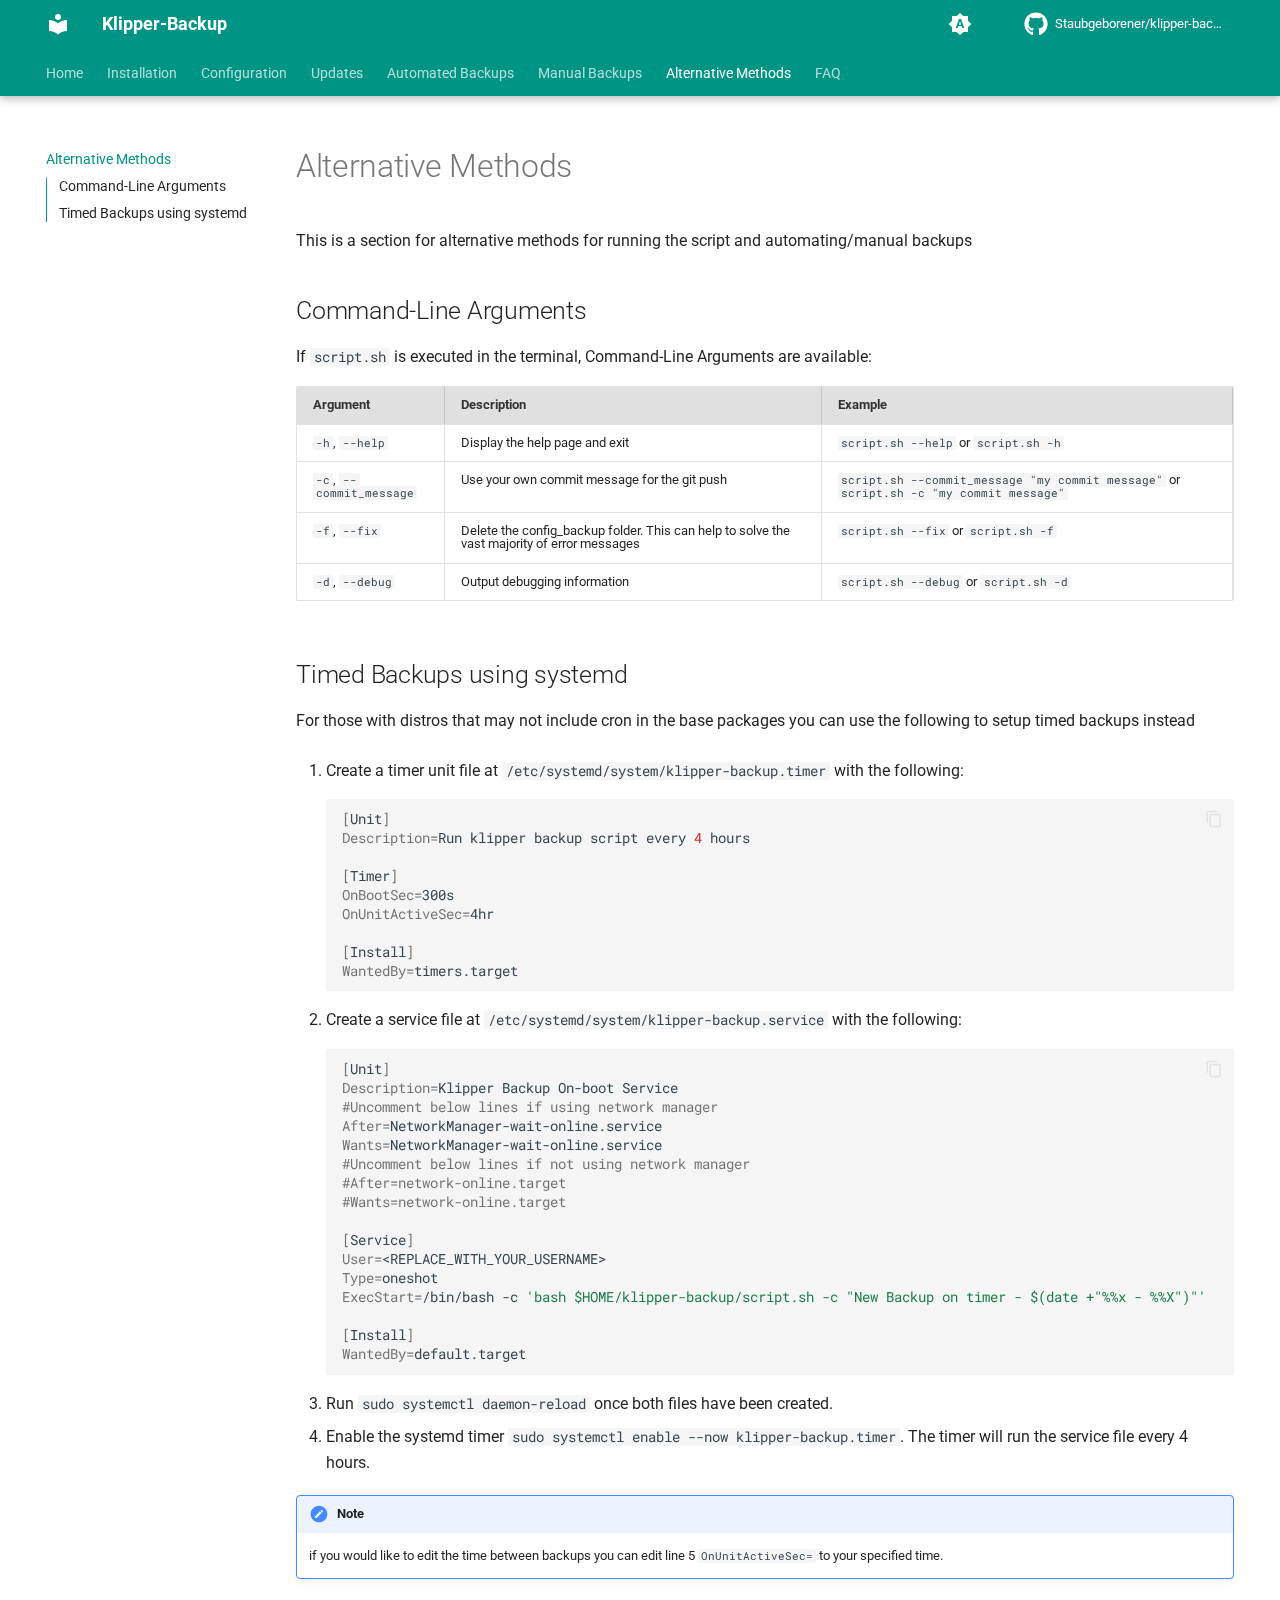
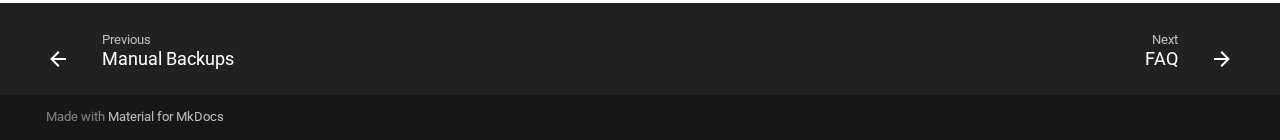
<file: alternative-methods/index.html>
<!doctype html>
<html lang="en" class="no-js">
  <head>
    
      <meta charset="utf-8">
      <meta name="viewport" content="width=device-width,initial-scale=1">
      
        <meta name="description" content="Klipper backup script for manual or automated GitHub backups. Lightweight, pragmatic and comfortable">
      
      
      
        <link rel="canonical" href="https://staubgeborener.github.io/klipper-backup/alternative-methods/">
      
      
        <link rel="prev" href="../manual/">
      
      
        <link rel="next" href="../faq/">
      
      
      <link rel="icon" href="../assets/images/favicon.png">
      <meta name="generator" content="mkdocs-1.6.1, mkdocs-material-9.6.9">
    
    
      
        <title>Alternative Methods - Klipper-Backup</title>
      
    
    
      <link rel="stylesheet" href="../assets/stylesheets/main.4af4bdda.min.css">
      
        
        <link rel="stylesheet" href="../assets/stylesheets/palette.06af60db.min.css">
      
      


    
    
      
    
    
      
        
        
        <link rel="preconnect" href="https://fonts.gstatic.com" crossorigin>
        <link rel="stylesheet" href="https://fonts.googleapis.com/css?family=Roboto:300,300i,400,400i,700,700i%7CRoboto+Mono:400,400i,700,700i&display=fallback">
        <style>:root{--md-text-font:"Roboto";--md-code-font:"Roboto Mono"}</style>
      
    
    
      <link rel="stylesheet" href="../style.css">
    
    <script>__md_scope=new URL("..",location),__md_hash=e=>[...e].reduce(((e,_)=>(e<<5)-e+_.charCodeAt(0)),0),__md_get=(e,_=localStorage,t=__md_scope)=>JSON.parse(_.getItem(t.pathname+"."+e)),__md_set=(e,_,t=localStorage,a=__md_scope)=>{try{t.setItem(a.pathname+"."+e,JSON.stringify(_))}catch(e){}}</script>
    
      

    
    
    
  </head>
  
  
    
    
      
    
    
    
    
    <body dir="ltr" data-md-color-scheme="default" data-md-color-primary="indigo" data-md-color-accent="indigo">
  
    
    <input class="md-toggle" data-md-toggle="drawer" type="checkbox" id="__drawer" autocomplete="off">
    <input class="md-toggle" data-md-toggle="search" type="checkbox" id="__search" autocomplete="off">
    <label class="md-overlay" for="__drawer"></label>
    <div data-md-component="skip">
      
        
        <a href="#command-line-arguments" class="md-skip">
          Skip to content
        </a>
      
    </div>
    <div data-md-component="announce">
      
    </div>
    
    
      

  

<header class="md-header md-header--shadow md-header--lifted" data-md-component="header">
  <nav class="md-header__inner md-grid" aria-label="Header">
    <a href=".." title="Klipper-Backup" class="md-header__button md-logo" aria-label="Klipper-Backup" data-md-component="logo">
      
  
  <svg xmlns="http://www.w3.org/2000/svg" viewBox="0 0 24 24"><path d="M12 8a3 3 0 0 0 3-3 3 3 0 0 0-3-3 3 3 0 0 0-3 3 3 3 0 0 0 3 3m0 3.54C9.64 9.35 6.5 8 3 8v11c3.5 0 6.64 1.35 9 3.54 2.36-2.19 5.5-3.54 9-3.54V8c-3.5 0-6.64 1.35-9 3.54"/></svg>

    </a>
    <label class="md-header__button md-icon" for="__drawer">
      
      <svg xmlns="http://www.w3.org/2000/svg" viewBox="0 0 24 24"><path d="M3 6h18v2H3zm0 5h18v2H3zm0 5h18v2H3z"/></svg>
    </label>
    <div class="md-header__title" data-md-component="header-title">
      <div class="md-header__ellipsis">
        <div class="md-header__topic">
          <span class="md-ellipsis">
            Klipper-Backup
          </span>
        </div>
        <div class="md-header__topic" data-md-component="header-topic">
          <span class="md-ellipsis">
            
              Alternative Methods
            
          </span>
        </div>
      </div>
    </div>
    
      
        <form class="md-header__option" data-md-component="palette">
  
    
    
    
    <input class="md-option" data-md-color-media="(prefers-color-scheme)" data-md-color-scheme="default" data-md-color-primary="indigo" data-md-color-accent="indigo"  aria-label="Switch to light mode"  type="radio" name="__palette" id="__palette_0">
    
      <label class="md-header__button md-icon" title="Switch to light mode" for="__palette_1" hidden>
        <svg xmlns="http://www.w3.org/2000/svg" viewBox="0 0 24 24"><path d="m14.3 16-.7-2h-3.2l-.7 2H7.8L11 7h2l3.2 9zM20 8.69V4h-4.69L12 .69 8.69 4H4v4.69L.69 12 4 15.31V20h4.69L12 23.31 15.31 20H20v-4.69L23.31 12zm-9.15 3.96h2.3L12 9z"/></svg>
      </label>
    
  
    
    
    
    <input class="md-option" data-md-color-media="(prefers-color-scheme: light)" data-md-color-scheme="default" data-md-color-primary="teal" data-md-color-accent="lime"  aria-label="Switch to dark mode"  type="radio" name="__palette" id="__palette_1">
    
      <label class="md-header__button md-icon" title="Switch to dark mode" for="__palette_2" hidden>
        <svg xmlns="http://www.w3.org/2000/svg" viewBox="0 0 24 24"><path d="M12 8a4 4 0 0 0-4 4 4 4 0 0 0 4 4 4 4 0 0 0 4-4 4 4 0 0 0-4-4m0 10a6 6 0 0 1-6-6 6 6 0 0 1 6-6 6 6 0 0 1 6 6 6 6 0 0 1-6 6m8-9.31V4h-4.69L12 .69 8.69 4H4v4.69L.69 12 4 15.31V20h4.69L12 23.31 15.31 20H20v-4.69L23.31 12z"/></svg>
      </label>
    
  
    
    
    
    <input class="md-option" data-md-color-media="(prefers-color-scheme: dark)" data-md-color-scheme="slate" data-md-color-primary="teal" data-md-color-accent="purple"  aria-label="Switch to system preference"  type="radio" name="__palette" id="__palette_2">
    
      <label class="md-header__button md-icon" title="Switch to system preference" for="__palette_0" hidden>
        <svg xmlns="http://www.w3.org/2000/svg" viewBox="0 0 24 24"><path d="M12 18c-.89 0-1.74-.2-2.5-.55C11.56 16.5 13 14.42 13 12s-1.44-4.5-3.5-5.45C10.26 6.2 11.11 6 12 6a6 6 0 0 1 6 6 6 6 0 0 1-6 6m8-9.31V4h-4.69L12 .69 8.69 4H4v4.69L.69 12 4 15.31V20h4.69L12 23.31 15.31 20H20v-4.69L23.31 12z"/></svg>
      </label>
    
  
</form>
      
    
    
      <script>var palette=__md_get("__palette");if(palette&&palette.color){if("(prefers-color-scheme)"===palette.color.media){var media=matchMedia("(prefers-color-scheme: light)"),input=document.querySelector(media.matches?"[data-md-color-media='(prefers-color-scheme: light)']":"[data-md-color-media='(prefers-color-scheme: dark)']");palette.color.media=input.getAttribute("data-md-color-media"),palette.color.scheme=input.getAttribute("data-md-color-scheme"),palette.color.primary=input.getAttribute("data-md-color-primary"),palette.color.accent=input.getAttribute("data-md-color-accent")}for(var[key,value]of Object.entries(palette.color))document.body.setAttribute("data-md-color-"+key,value)}</script>
    
    
    
    
      <div class="md-header__source">
        <a href="https://github.com/Staubgeborener/klipper-backup/" title="Go to repository" class="md-source" data-md-component="source">
  <div class="md-source__icon md-icon">
    
    <svg xmlns="http://www.w3.org/2000/svg" viewBox="0 0 496 512"><!--! Font Awesome Free 6.7.2 by @fontawesome - https://fontawesome.com License - https://fontawesome.com/license/free (Icons: CC BY 4.0, Fonts: SIL OFL 1.1, Code: MIT License) Copyright 2024 Fonticons, Inc.--><path d="M165.9 397.4c0 2-2.3 3.6-5.2 3.6-3.3.3-5.6-1.3-5.6-3.6 0-2 2.3-3.6 5.2-3.6 3-.3 5.6 1.3 5.6 3.6m-31.1-4.5c-.7 2 1.3 4.3 4.3 4.9 2.6 1 5.6 0 6.2-2s-1.3-4.3-4.3-5.2c-2.6-.7-5.5.3-6.2 2.3m44.2-1.7c-2.9.7-4.9 2.6-4.6 4.9.3 2 2.9 3.3 5.9 2.6 2.9-.7 4.9-2.6 4.6-4.6-.3-1.9-3-3.2-5.9-2.9M244.8 8C106.1 8 0 113.3 0 252c0 110.9 69.8 205.8 169.5 239.2 12.8 2.3 17.3-5.6 17.3-12.1 0-6.2-.3-40.4-.3-61.4 0 0-70 15-84.7-29.8 0 0-11.4-29.1-27.8-36.6 0 0-22.9-15.7 1.6-15.4 0 0 24.9 2 38.6 25.8 21.9 38.6 58.6 27.5 72.9 20.9 2.3-16 8.8-27.1 16-33.7-55.9-6.2-112.3-14.3-112.3-110.5 0-27.5 7.6-41.3 23.6-58.9-2.6-6.5-11.1-33.3 2.6-67.9 20.9-6.5 69 27 69 27 20-5.6 41.5-8.5 62.8-8.5s42.8 2.9 62.8 8.5c0 0 48.1-33.6 69-27 13.7 34.7 5.2 61.4 2.6 67.9 16 17.7 25.8 31.5 25.8 58.9 0 96.5-58.9 104.2-114.8 110.5 9.2 7.9 17 22.9 17 46.4 0 33.7-.3 75.4-.3 83.6 0 6.5 4.6 14.4 17.3 12.1C428.2 457.8 496 362.9 496 252 496 113.3 383.5 8 244.8 8M97.2 352.9c-1.3 1-1 3.3.7 5.2 1.6 1.6 3.9 2.3 5.2 1 1.3-1 1-3.3-.7-5.2-1.6-1.6-3.9-2.3-5.2-1m-10.8-8.1c-.7 1.3.3 2.9 2.3 3.9 1.6 1 3.6.7 4.3-.7.7-1.3-.3-2.9-2.3-3.9-2-.6-3.6-.3-4.3.7m32.4 35.6c-1.6 1.3-1 4.3 1.3 6.2 2.3 2.3 5.2 2.6 6.5 1 1.3-1.3.7-4.3-1.3-6.2-2.2-2.3-5.2-2.6-6.5-1m-11.4-14.7c-1.6 1-1.6 3.6 0 5.9s4.3 3.3 5.6 2.3c1.6-1.3 1.6-3.9 0-6.2-1.4-2.3-4-3.3-5.6-2"/></svg>
  </div>
  <div class="md-source__repository">
    Staubgeborener/klipper-backup/
  </div>
</a>
      </div>
    
  </nav>
  
    
      
<nav class="md-tabs" aria-label="Tabs" data-md-component="tabs">
  <div class="md-grid">
    <ul class="md-tabs__list">
      
        
  
  
  
    <li class="md-tabs__item">
      <a href=".." class="md-tabs__link">
        
  
    
  
  Home

      </a>
    </li>
  

      
        
  
  
  
    <li class="md-tabs__item">
      <a href="../installation/" class="md-tabs__link">
        
  
    
  
  Installation

      </a>
    </li>
  

      
        
  
  
  
    <li class="md-tabs__item">
      <a href="../configuration/" class="md-tabs__link">
        
  
    
  
  Configuration

      </a>
    </li>
  

      
        
  
  
  
    <li class="md-tabs__item">
      <a href="../updating/" class="md-tabs__link">
        
  
    
  
  Updates

      </a>
    </li>
  

      
        
  
  
  
    <li class="md-tabs__item">
      <a href="../automation/" class="md-tabs__link">
        
  
    
  
  Automated Backups

      </a>
    </li>
  

      
        
  
  
  
    <li class="md-tabs__item">
      <a href="../manual/" class="md-tabs__link">
        
  
    
  
  Manual Backups

      </a>
    </li>
  

      
        
  
  
    
  
  
    <li class="md-tabs__item md-tabs__item--active">
      <a href="./" class="md-tabs__link">
        
  
    
  
  Alternative Methods

      </a>
    </li>
  

      
        
  
  
  
    <li class="md-tabs__item">
      <a href="../faq/" class="md-tabs__link">
        
  
    
  
  FAQ

      </a>
    </li>
  

      
    </ul>
  </div>
</nav>
    
  
</header>
    
    <div class="md-container" data-md-component="container">
      
      
        
      
      <main class="md-main" data-md-component="main">
        <div class="md-main__inner md-grid">
          
            
              
              <div class="md-sidebar md-sidebar--primary" data-md-component="sidebar" data-md-type="navigation" >
                <div class="md-sidebar__scrollwrap">
                  <div class="md-sidebar__inner">
                    


  


  

<nav class="md-nav md-nav--primary md-nav--lifted md-nav--integrated" aria-label="Navigation" data-md-level="0">
  <label class="md-nav__title" for="__drawer">
    <a href=".." title="Klipper-Backup" class="md-nav__button md-logo" aria-label="Klipper-Backup" data-md-component="logo">
      
  
  <svg xmlns="http://www.w3.org/2000/svg" viewBox="0 0 24 24"><path d="M12 8a3 3 0 0 0 3-3 3 3 0 0 0-3-3 3 3 0 0 0-3 3 3 3 0 0 0 3 3m0 3.54C9.64 9.35 6.5 8 3 8v11c3.5 0 6.64 1.35 9 3.54 2.36-2.19 5.5-3.54 9-3.54V8c-3.5 0-6.64 1.35-9 3.54"/></svg>

    </a>
    Klipper-Backup
  </label>
  
    <div class="md-nav__source">
      <a href="https://github.com/Staubgeborener/klipper-backup/" title="Go to repository" class="md-source" data-md-component="source">
  <div class="md-source__icon md-icon">
    
    <svg xmlns="http://www.w3.org/2000/svg" viewBox="0 0 496 512"><!--! Font Awesome Free 6.7.2 by @fontawesome - https://fontawesome.com License - https://fontawesome.com/license/free (Icons: CC BY 4.0, Fonts: SIL OFL 1.1, Code: MIT License) Copyright 2024 Fonticons, Inc.--><path d="M165.9 397.4c0 2-2.3 3.6-5.2 3.6-3.3.3-5.6-1.3-5.6-3.6 0-2 2.3-3.6 5.2-3.6 3-.3 5.6 1.3 5.6 3.6m-31.1-4.5c-.7 2 1.3 4.3 4.3 4.9 2.6 1 5.6 0 6.2-2s-1.3-4.3-4.3-5.2c-2.6-.7-5.5.3-6.2 2.3m44.2-1.7c-2.9.7-4.9 2.6-4.6 4.9.3 2 2.9 3.3 5.9 2.6 2.9-.7 4.9-2.6 4.6-4.6-.3-1.9-3-3.2-5.9-2.9M244.8 8C106.1 8 0 113.3 0 252c0 110.9 69.8 205.8 169.5 239.2 12.8 2.3 17.3-5.6 17.3-12.1 0-6.2-.3-40.4-.3-61.4 0 0-70 15-84.7-29.8 0 0-11.4-29.1-27.8-36.6 0 0-22.9-15.7 1.6-15.4 0 0 24.9 2 38.6 25.8 21.9 38.6 58.6 27.5 72.9 20.9 2.3-16 8.8-27.1 16-33.7-55.9-6.2-112.3-14.3-112.3-110.5 0-27.5 7.6-41.3 23.6-58.9-2.6-6.5-11.1-33.3 2.6-67.9 20.9-6.5 69 27 69 27 20-5.6 41.5-8.5 62.8-8.5s42.8 2.9 62.8 8.5c0 0 48.1-33.6 69-27 13.7 34.7 5.2 61.4 2.6 67.9 16 17.7 25.8 31.5 25.8 58.9 0 96.5-58.9 104.2-114.8 110.5 9.2 7.9 17 22.9 17 46.4 0 33.7-.3 75.4-.3 83.6 0 6.5 4.6 14.4 17.3 12.1C428.2 457.8 496 362.9 496 252 496 113.3 383.5 8 244.8 8M97.2 352.9c-1.3 1-1 3.3.7 5.2 1.6 1.6 3.9 2.3 5.2 1 1.3-1 1-3.3-.7-5.2-1.6-1.6-3.9-2.3-5.2-1m-10.8-8.1c-.7 1.3.3 2.9 2.3 3.9 1.6 1 3.6.7 4.3-.7.7-1.3-.3-2.9-2.3-3.9-2-.6-3.6-.3-4.3.7m32.4 35.6c-1.6 1.3-1 4.3 1.3 6.2 2.3 2.3 5.2 2.6 6.5 1 1.3-1.3.7-4.3-1.3-6.2-2.2-2.3-5.2-2.6-6.5-1m-11.4-14.7c-1.6 1-1.6 3.6 0 5.9s4.3 3.3 5.6 2.3c1.6-1.3 1.6-3.9 0-6.2-1.4-2.3-4-3.3-5.6-2"/></svg>
  </div>
  <div class="md-source__repository">
    Staubgeborener/klipper-backup/
  </div>
</a>
    </div>
  
  <ul class="md-nav__list" data-md-scrollfix>
    
      
      
  
  
  
  
    <li class="md-nav__item">
      <a href=".." class="md-nav__link">
        
  
  <span class="md-ellipsis">
    Home
    
  </span>
  

      </a>
    </li>
  

    
      
      
  
  
  
  
    <li class="md-nav__item">
      <a href="../installation/" class="md-nav__link">
        
  
  <span class="md-ellipsis">
    Installation
    
  </span>
  

      </a>
    </li>
  

    
      
      
  
  
  
  
    <li class="md-nav__item">
      <a href="../configuration/" class="md-nav__link">
        
  
  <span class="md-ellipsis">
    Configuration
    
  </span>
  

      </a>
    </li>
  

    
      
      
  
  
  
  
    <li class="md-nav__item">
      <a href="../updating/" class="md-nav__link">
        
  
  <span class="md-ellipsis">
    Updates
    
  </span>
  

      </a>
    </li>
  

    
      
      
  
  
  
  
    <li class="md-nav__item">
      <a href="../automation/" class="md-nav__link">
        
  
  <span class="md-ellipsis">
    Automated Backups
    
  </span>
  

      </a>
    </li>
  

    
      
      
  
  
  
  
    <li class="md-nav__item">
      <a href="../manual/" class="md-nav__link">
        
  
  <span class="md-ellipsis">
    Manual Backups
    
  </span>
  

      </a>
    </li>
  

    
      
      
  
  
    
  
  
  
    <li class="md-nav__item md-nav__item--active">
      
      <input class="md-nav__toggle md-toggle" type="checkbox" id="__toc">
      
      
      
        <label class="md-nav__link md-nav__link--active" for="__toc">
          
  
  <span class="md-ellipsis">
    Alternative Methods
    
  </span>
  

          <span class="md-nav__icon md-icon"></span>
        </label>
      
      <a href="./" class="md-nav__link md-nav__link--active">
        
  
  <span class="md-ellipsis">
    Alternative Methods
    
  </span>
  

      </a>
      
        

<nav class="md-nav md-nav--secondary" aria-label="Table of contents">
  
  
  
  
    <label class="md-nav__title" for="__toc">
      <span class="md-nav__icon md-icon"></span>
      Table of contents
    </label>
    <ul class="md-nav__list" data-md-component="toc" data-md-scrollfix>
      
        <li class="md-nav__item">
  <a href="#command-line-arguments" class="md-nav__link">
    <span class="md-ellipsis">
      Command-Line Arguments
    </span>
  </a>
  
</li>
      
        <li class="md-nav__item">
  <a href="#timed-backups-using-systemd" class="md-nav__link">
    <span class="md-ellipsis">
      Timed Backups using systemd
    </span>
  </a>
  
</li>
      
    </ul>
  
</nav>
      
    </li>
  

    
      
      
  
  
  
  
    <li class="md-nav__item">
      <a href="../faq/" class="md-nav__link">
        
  
  <span class="md-ellipsis">
    FAQ
    
  </span>
  

      </a>
    </li>
  

    
  </ul>
</nav>
                  </div>
                </div>
              </div>
            
            
          
          
            <div class="md-content" data-md-component="content">
              <article class="md-content__inner md-typeset">
                
                  


  
  


  <h1>Alternative Methods</h1>

<div><p>This is a section for alternative methods for running the script and automating/manual backups</p>
<h2 id="command-line-arguments">Command-Line Arguments<a class="headerlink" href="#command-line-arguments" title="Permanent link">¶</a></h2>
<p>If <code>script.sh</code> is executed in the terminal, Command-Line Arguments are available:</p>
<table>
<thead>
<tr>
<th>Argument</th>
<th>Description</th>
<th>Example</th>
</tr>
</thead>
<tbody>
<tr>
<td><code>-h</code>, <code>--help</code></td>
<td>Display the help page and exit</td>
<td><code>script.sh --help</code> or <code>script.sh -h</code></td>
</tr>
<tr>
<td><code>-c</code>, <code>--commit_message</code></td>
<td>Use your own commit message for the git push</td>
<td><code>script.sh --commit_message "my commit message"</code> or <code>script.sh -c "my commit message"</code></td>
</tr>
<tr>
<td><code>-f</code>, <code>--fix</code></td>
<td>Delete the config_backup folder. This can help to solve the vast majority of error messages</td>
<td><code>script.sh --fix</code> or <code>script.sh -f</code></td>
</tr>
<tr>
<td><code>-d</code>, <code>--debug</code></td>
<td>Output debugging information</td>
<td><code>script.sh --debug</code> or <code>script.sh -d</code></td>
</tr>
</tbody>
</table>
<h2 id="timed-backups-using-systemd">Timed Backups using systemd<a class="headerlink" href="#timed-backups-using-systemd" title="Permanent link">¶</a></h2>
<p>For those with distros that may not include cron in the base packages you can use the following to setup timed backups instead</p>
<ol>
<li>
<p>Create a timer unit file at <code>/etc/systemd/system/klipper-backup.timer</code> with the following:
</p><div class="highlight"><pre><span></span><code><a id="__codelineno-0-1" name="__codelineno-0-1" href="#__codelineno-0-1"></a><span class="o">[</span>Unit<span class="o">]</span>
<a id="__codelineno-0-2" name="__codelineno-0-2" href="#__codelineno-0-2"></a><span class="nv">Description</span><span class="o">=</span>Run<span class="w"> </span>klipper<span class="w"> </span>backup<span class="w"> </span>script<span class="w"> </span>every<span class="w"> </span><span class="m">4</span><span class="w"> </span>hours
<a id="__codelineno-0-3" name="__codelineno-0-3" href="#__codelineno-0-3"></a>
<a id="__codelineno-0-4" name="__codelineno-0-4" href="#__codelineno-0-4"></a><span class="o">[</span>Timer<span class="o">]</span>
<a id="__codelineno-0-5" name="__codelineno-0-5" href="#__codelineno-0-5"></a><span class="nv">OnBootSec</span><span class="o">=</span>300s
<a id="__codelineno-0-6" name="__codelineno-0-6" href="#__codelineno-0-6"></a><span class="nv">OnUnitActiveSec</span><span class="o">=</span>4hr
<a id="__codelineno-0-7" name="__codelineno-0-7" href="#__codelineno-0-7"></a>
<a id="__codelineno-0-8" name="__codelineno-0-8" href="#__codelineno-0-8"></a><span class="o">[</span>Install<span class="o">]</span>
<a id="__codelineno-0-9" name="__codelineno-0-9" href="#__codelineno-0-9"></a><span class="nv">WantedBy</span><span class="o">=</span>timers.target
</code></pre></div>
</li>
<li>
<p>Create a service file at <code>/etc/systemd/system/klipper-backup.service</code> with the following:
</p><div class="highlight"><pre><span></span><code><a id="__codelineno-1-1" name="__codelineno-1-1" href="#__codelineno-1-1"></a><span class="o">[</span>Unit<span class="o">]</span>
<a id="__codelineno-1-2" name="__codelineno-1-2" href="#__codelineno-1-2"></a><span class="nv">Description</span><span class="o">=</span>Klipper<span class="w"> </span>Backup<span class="w"> </span>On-boot<span class="w"> </span>Service
<a id="__codelineno-1-3" name="__codelineno-1-3" href="#__codelineno-1-3"></a><span class="c1">#Uncomment below lines if using network manager</span>
<a id="__codelineno-1-4" name="__codelineno-1-4" href="#__codelineno-1-4"></a><span class="nv">After</span><span class="o">=</span>NetworkManager-wait-online.service
<a id="__codelineno-1-5" name="__codelineno-1-5" href="#__codelineno-1-5"></a><span class="nv">Wants</span><span class="o">=</span>NetworkManager-wait-online.service
<a id="__codelineno-1-6" name="__codelineno-1-6" href="#__codelineno-1-6"></a><span class="c1">#Uncomment below lines if not using network manager</span>
<a id="__codelineno-1-7" name="__codelineno-1-7" href="#__codelineno-1-7"></a><span class="c1">#After=network-online.target</span>
<a id="__codelineno-1-8" name="__codelineno-1-8" href="#__codelineno-1-8"></a><span class="c1">#Wants=network-online.target</span>
<a id="__codelineno-1-9" name="__codelineno-1-9" href="#__codelineno-1-9"></a>
<a id="__codelineno-1-10" name="__codelineno-1-10" href="#__codelineno-1-10"></a><span class="o">[</span>Service<span class="o">]</span>
<a id="__codelineno-1-11" name="__codelineno-1-11" href="#__codelineno-1-11"></a><span class="nv">User</span><span class="o">=</span>&lt;REPLACE_WITH_YOUR_USERNAME&gt;
<a id="__codelineno-1-12" name="__codelineno-1-12" href="#__codelineno-1-12"></a><span class="nv">Type</span><span class="o">=</span>oneshot
<a id="__codelineno-1-13" name="__codelineno-1-13" href="#__codelineno-1-13"></a><span class="nv">ExecStart</span><span class="o">=</span>/bin/bash<span class="w"> </span>-c<span class="w"> </span><span class="s1">'bash $HOME/klipper-backup/script.sh -c "New Backup on timer - $(date +"%%x - %%X")"'</span>
<a id="__codelineno-1-14" name="__codelineno-1-14" href="#__codelineno-1-14"></a>
<a id="__codelineno-1-15" name="__codelineno-1-15" href="#__codelineno-1-15"></a><span class="o">[</span>Install<span class="o">]</span>
<a id="__codelineno-1-16" name="__codelineno-1-16" href="#__codelineno-1-16"></a><span class="nv">WantedBy</span><span class="o">=</span>default.target
</code></pre></div>
</li>
<li>Run <code>sudo systemctl daemon-reload</code> once both files have been created.</li>
<li>Enable the systemd timer <code>sudo systemctl enable --now klipper-backup.timer</code>. The timer will run the service file every 4 hours. </li>
</ol>
<div class="admonition note">
<p class="admonition-title">Note</p>
<p>if you would like to edit the time between backups you can edit line 5 <code>OnUnitActiveSec=</code> to your specified time.</p>
</div></div>












                
              </article>
            </div>
          
          
  <script>var tabs=__md_get("__tabs");if(Array.isArray(tabs))e:for(var set of document.querySelectorAll(".tabbed-set")){var labels=set.querySelector(".tabbed-labels");for(var tab of tabs)for(var label of labels.getElementsByTagName("label"))if(label.innerText.trim()===tab){var input=document.getElementById(label.htmlFor);input.checked=!0;continue e}}</script>

<script>var target=document.getElementById(location.hash.slice(1));target&&target.name&&(target.checked=target.name.startsWith("__tabbed_"))</script>
        </div>
        
          <button type="button" class="md-top md-icon" data-md-component="top" hidden>
  
  <svg xmlns="http://www.w3.org/2000/svg" viewBox="0 0 24 24"><path d="M13 20h-2V8l-5.5 5.5-1.42-1.42L12 4.16l7.92 7.92-1.42 1.42L13 8z"/></svg>
  Back to top
</button>
        
      </main>
      
        <footer class="md-footer">
  
    
      
      <nav class="md-footer__inner md-grid" aria-label="Footer" >
        
          
          <a href="../manual/" class="md-footer__link md-footer__link--prev" aria-label="Previous: Manual Backups">
            <div class="md-footer__button md-icon">
              
              <svg xmlns="http://www.w3.org/2000/svg" viewBox="0 0 24 24"><path d="M20 11v2H8l5.5 5.5-1.42 1.42L4.16 12l7.92-7.92L13.5 5.5 8 11z"/></svg>
            </div>
            <div class="md-footer__title">
              <span class="md-footer__direction">
                Previous
              </span>
              <div class="md-ellipsis">
                Manual Backups
              </div>
            </div>
          </a>
        
        
          
          <a href="../faq/" class="md-footer__link md-footer__link--next" aria-label="Next: FAQ">
            <div class="md-footer__title">
              <span class="md-footer__direction">
                Next
              </span>
              <div class="md-ellipsis">
                FAQ
              </div>
            </div>
            <div class="md-footer__button md-icon">
              
              <svg xmlns="http://www.w3.org/2000/svg" viewBox="0 0 24 24"><path d="M4 11v2h12l-5.5 5.5 1.42 1.42L19.84 12l-7.92-7.92L10.5 5.5 16 11z"/></svg>
            </div>
          </a>
        
      </nav>
    
  
  <div class="md-footer-meta md-typeset">
    <div class="md-footer-meta__inner md-grid">
      <div class="md-copyright">
  
  
    Made with
    <a href="https://squidfunk.github.io/mkdocs-material/" target="_blank" rel="noopener">
      Material for MkDocs
    </a>
  
</div>
      
    </div>
  </div>
</footer>
      
    </div>
    <div class="md-dialog" data-md-component="dialog">
      <div class="md-dialog__inner md-typeset"></div>
    </div>
    
    
    <script id="__config" type="application/json">{"base": "..", "features": ["navigation.tabs", "navigation.tabs.sticky", "navigation.instant", "navigation.tracking", "navigation.sections", "navigation.footer", "toc.integrate", "navigation.top", "search.suggest", "search.highlight", "content.tabs.link", "content.code.annotate", "content.code.copy"], "search": "../assets/javascripts/workers/search.f8cc74c7.min.js", "translations": {"clipboard.copied": "Copied to clipboard", "clipboard.copy": "Copy to clipboard", "search.result.more.one": "1 more on this page", "search.result.more.other": "# more on this page", "search.result.none": "No matching documents", "search.result.one": "1 matching document", "search.result.other": "# matching documents", "search.result.placeholder": "Type to start searching", "search.result.term.missing": "Missing", "select.version": "Select version"}}</script>
    
    
      <script src="../assets/javascripts/bundle.c8b220af.min.js"></script>
      
    
  </body>
</html>
</file>
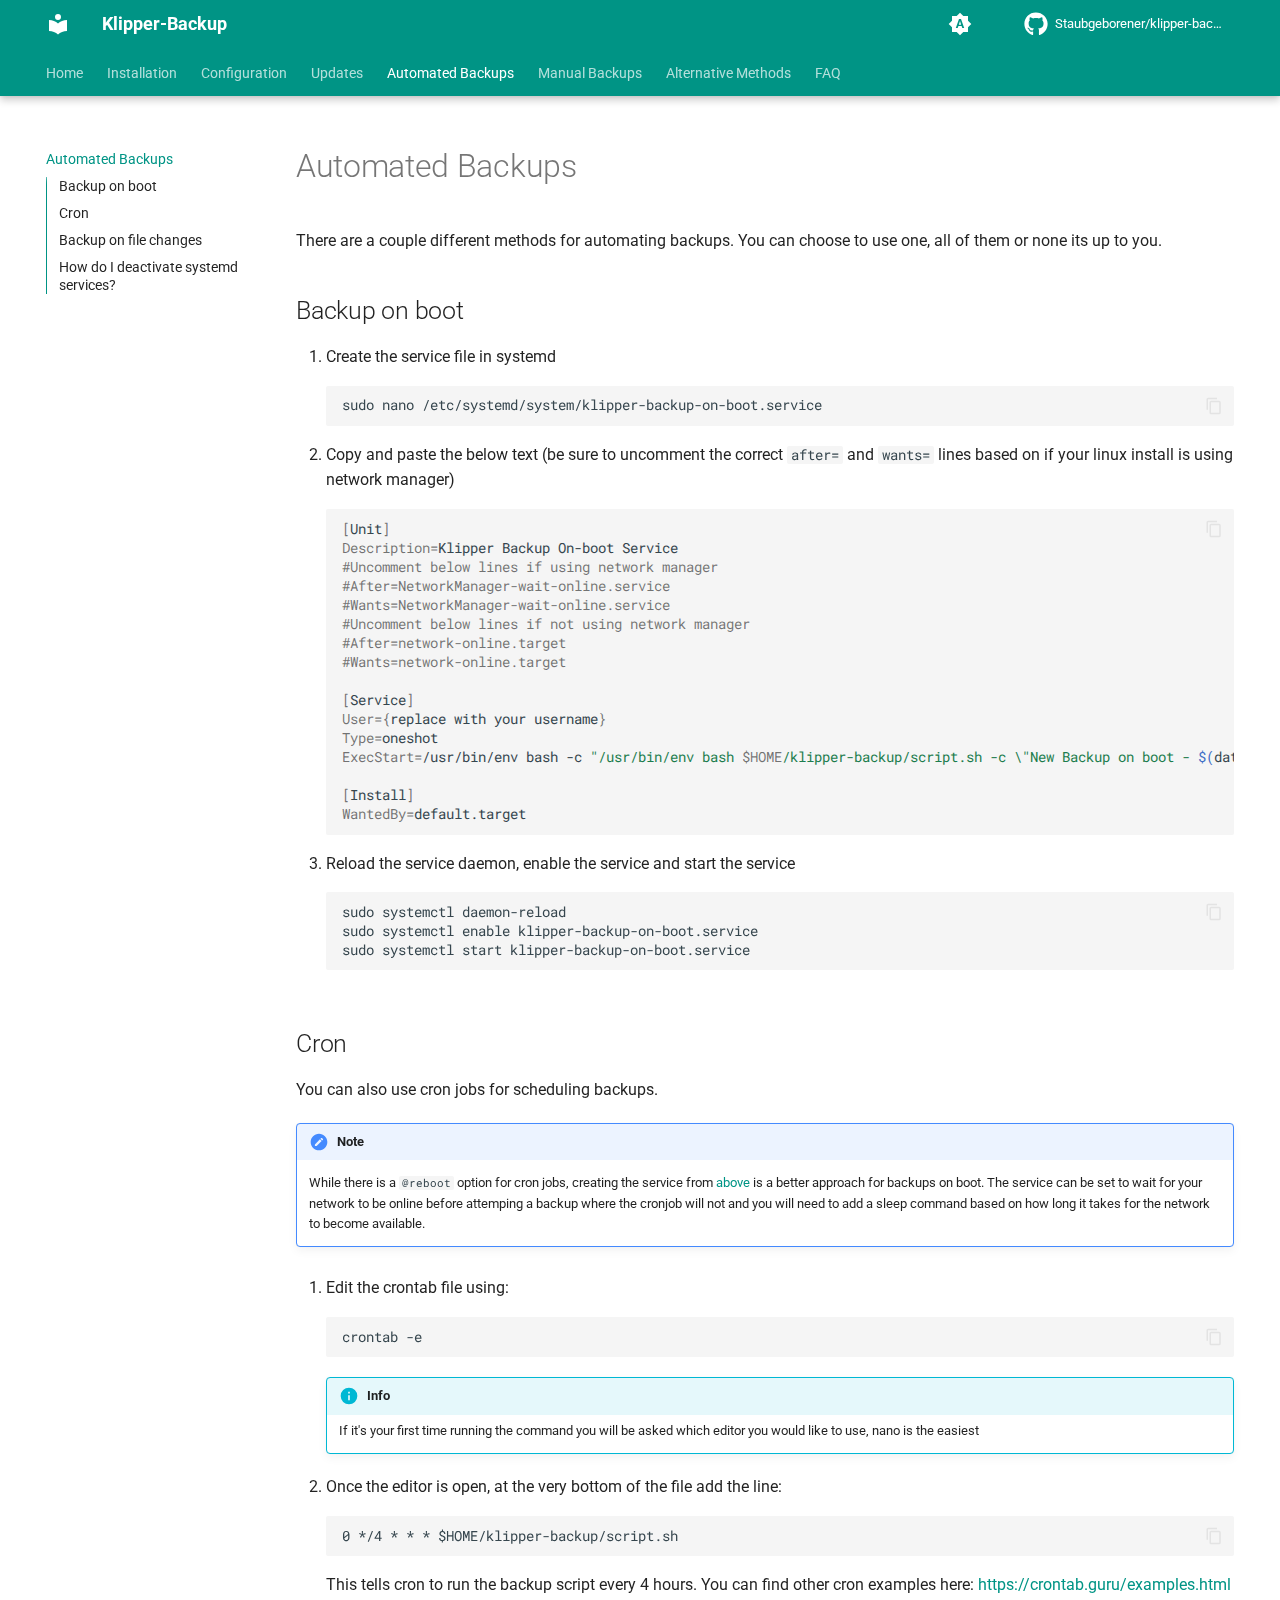
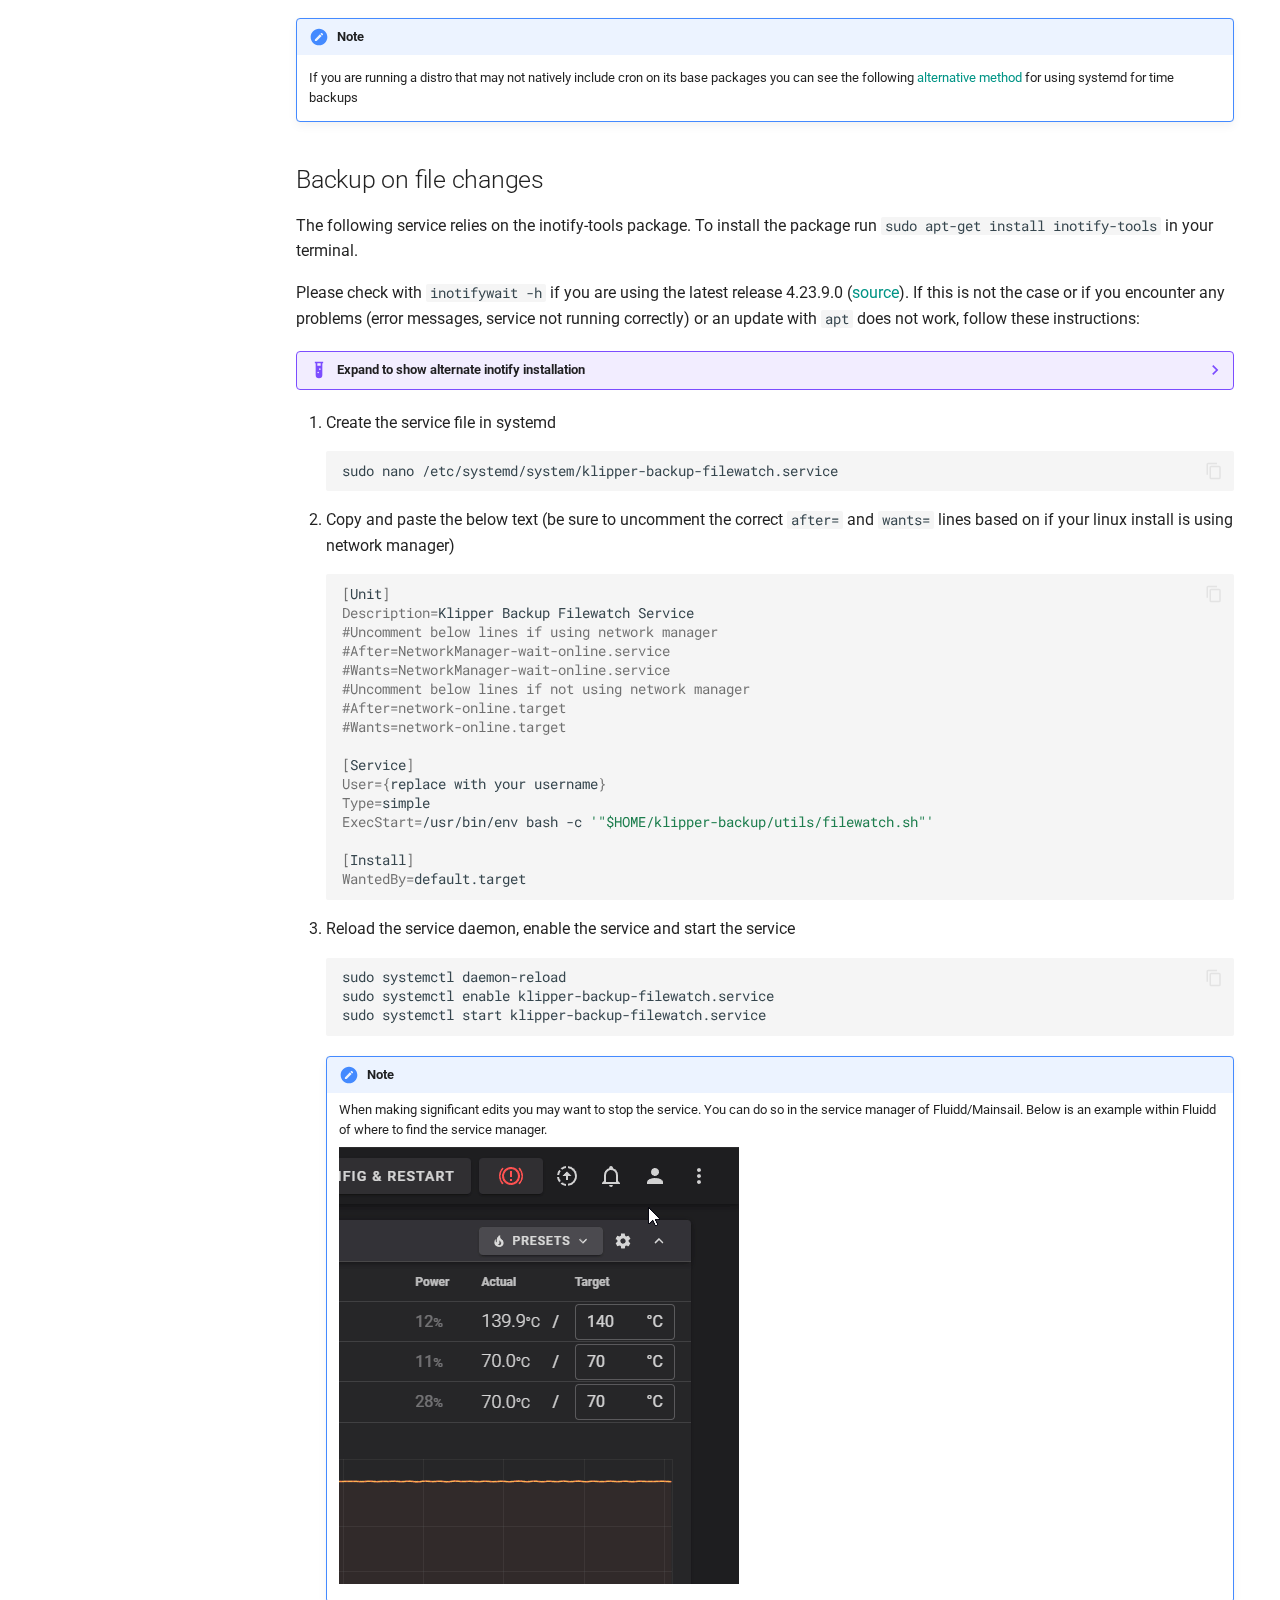
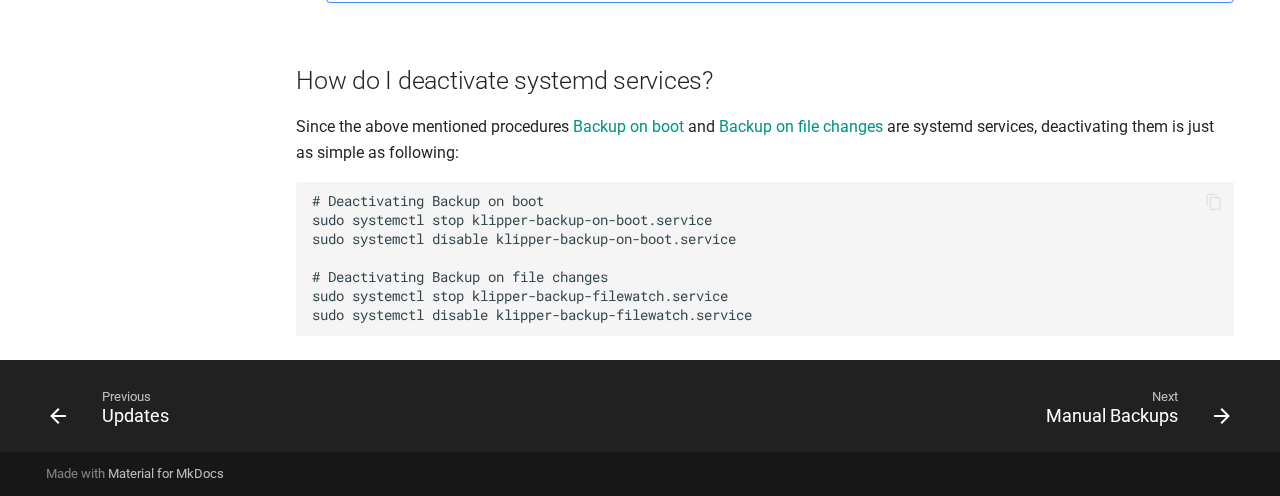
<file: automation/index.html>
<!doctype html>
<html lang="en" class="no-js">
  <head>
    
      <meta charset="utf-8">
      <meta name="viewport" content="width=device-width,initial-scale=1">
      
        <meta name="description" content="Klipper backup script for manual or automated GitHub backups. Lightweight, pragmatic and comfortable">
      
      
      
        <link rel="canonical" href="https://staubgeborener.github.io/klipper-backup/automation/">
      
      
        <link rel="prev" href="../updating/">
      
      
        <link rel="next" href="../manual/">
      
      
      <link rel="icon" href="../assets/images/favicon.png">
      <meta name="generator" content="mkdocs-1.6.1, mkdocs-material-9.6.9">
    
    
      
        <title>Automated Backups - Klipper-Backup</title>
      
    
    
      <link rel="stylesheet" href="../assets/stylesheets/main.4af4bdda.min.css">
      
        
        <link rel="stylesheet" href="../assets/stylesheets/palette.06af60db.min.css">
      
      


    
    
      
    
    
      
        
        
        <link rel="preconnect" href="https://fonts.gstatic.com" crossorigin>
        <link rel="stylesheet" href="https://fonts.googleapis.com/css?family=Roboto:300,300i,400,400i,700,700i%7CRoboto+Mono:400,400i,700,700i&display=fallback">
        <style>:root{--md-text-font:"Roboto";--md-code-font:"Roboto Mono"}</style>
      
    
    
      <link rel="stylesheet" href="../style.css">
    
    <script>__md_scope=new URL("..",location),__md_hash=e=>[...e].reduce(((e,_)=>(e<<5)-e+_.charCodeAt(0)),0),__md_get=(e,_=localStorage,t=__md_scope)=>JSON.parse(_.getItem(t.pathname+"."+e)),__md_set=(e,_,t=localStorage,a=__md_scope)=>{try{t.setItem(a.pathname+"."+e,JSON.stringify(_))}catch(e){}}</script>
    
      

    
    
    
  </head>
  
  
    
    
      
    
    
    
    
    <body dir="ltr" data-md-color-scheme="default" data-md-color-primary="indigo" data-md-color-accent="indigo">
  
    
    <input class="md-toggle" data-md-toggle="drawer" type="checkbox" id="__drawer" autocomplete="off">
    <input class="md-toggle" data-md-toggle="search" type="checkbox" id="__search" autocomplete="off">
    <label class="md-overlay" for="__drawer"></label>
    <div data-md-component="skip">
      
        
        <a href="#backup-on-boot" class="md-skip">
          Skip to content
        </a>
      
    </div>
    <div data-md-component="announce">
      
    </div>
    
    
      

  

<header class="md-header md-header--shadow md-header--lifted" data-md-component="header">
  <nav class="md-header__inner md-grid" aria-label="Header">
    <a href=".." title="Klipper-Backup" class="md-header__button md-logo" aria-label="Klipper-Backup" data-md-component="logo">
      
  
  <svg xmlns="http://www.w3.org/2000/svg" viewBox="0 0 24 24"><path d="M12 8a3 3 0 0 0 3-3 3 3 0 0 0-3-3 3 3 0 0 0-3 3 3 3 0 0 0 3 3m0 3.54C9.64 9.35 6.5 8 3 8v11c3.5 0 6.64 1.35 9 3.54 2.36-2.19 5.5-3.54 9-3.54V8c-3.5 0-6.64 1.35-9 3.54"/></svg>

    </a>
    <label class="md-header__button md-icon" for="__drawer">
      
      <svg xmlns="http://www.w3.org/2000/svg" viewBox="0 0 24 24"><path d="M3 6h18v2H3zm0 5h18v2H3zm0 5h18v2H3z"/></svg>
    </label>
    <div class="md-header__title" data-md-component="header-title">
      <div class="md-header__ellipsis">
        <div class="md-header__topic">
          <span class="md-ellipsis">
            Klipper-Backup
          </span>
        </div>
        <div class="md-header__topic" data-md-component="header-topic">
          <span class="md-ellipsis">
            
              Automated Backups
            
          </span>
        </div>
      </div>
    </div>
    
      
        <form class="md-header__option" data-md-component="palette">
  
    
    
    
    <input class="md-option" data-md-color-media="(prefers-color-scheme)" data-md-color-scheme="default" data-md-color-primary="indigo" data-md-color-accent="indigo"  aria-label="Switch to light mode"  type="radio" name="__palette" id="__palette_0">
    
      <label class="md-header__button md-icon" title="Switch to light mode" for="__palette_1" hidden>
        <svg xmlns="http://www.w3.org/2000/svg" viewBox="0 0 24 24"><path d="m14.3 16-.7-2h-3.2l-.7 2H7.8L11 7h2l3.2 9zM20 8.69V4h-4.69L12 .69 8.69 4H4v4.69L.69 12 4 15.31V20h4.69L12 23.31 15.31 20H20v-4.69L23.31 12zm-9.15 3.96h2.3L12 9z"/></svg>
      </label>
    
  
    
    
    
    <input class="md-option" data-md-color-media="(prefers-color-scheme: light)" data-md-color-scheme="default" data-md-color-primary="teal" data-md-color-accent="lime"  aria-label="Switch to dark mode"  type="radio" name="__palette" id="__palette_1">
    
      <label class="md-header__button md-icon" title="Switch to dark mode" for="__palette_2" hidden>
        <svg xmlns="http://www.w3.org/2000/svg" viewBox="0 0 24 24"><path d="M12 8a4 4 0 0 0-4 4 4 4 0 0 0 4 4 4 4 0 0 0 4-4 4 4 0 0 0-4-4m0 10a6 6 0 0 1-6-6 6 6 0 0 1 6-6 6 6 0 0 1 6 6 6 6 0 0 1-6 6m8-9.31V4h-4.69L12 .69 8.69 4H4v4.69L.69 12 4 15.31V20h4.69L12 23.31 15.31 20H20v-4.69L23.31 12z"/></svg>
      </label>
    
  
    
    
    
    <input class="md-option" data-md-color-media="(prefers-color-scheme: dark)" data-md-color-scheme="slate" data-md-color-primary="teal" data-md-color-accent="purple"  aria-label="Switch to system preference"  type="radio" name="__palette" id="__palette_2">
    
      <label class="md-header__button md-icon" title="Switch to system preference" for="__palette_0" hidden>
        <svg xmlns="http://www.w3.org/2000/svg" viewBox="0 0 24 24"><path d="M12 18c-.89 0-1.74-.2-2.5-.55C11.56 16.5 13 14.42 13 12s-1.44-4.5-3.5-5.45C10.26 6.2 11.11 6 12 6a6 6 0 0 1 6 6 6 6 0 0 1-6 6m8-9.31V4h-4.69L12 .69 8.69 4H4v4.69L.69 12 4 15.31V20h4.69L12 23.31 15.31 20H20v-4.69L23.31 12z"/></svg>
      </label>
    
  
</form>
      
    
    
      <script>var palette=__md_get("__palette");if(palette&&palette.color){if("(prefers-color-scheme)"===palette.color.media){var media=matchMedia("(prefers-color-scheme: light)"),input=document.querySelector(media.matches?"[data-md-color-media='(prefers-color-scheme: light)']":"[data-md-color-media='(prefers-color-scheme: dark)']");palette.color.media=input.getAttribute("data-md-color-media"),palette.color.scheme=input.getAttribute("data-md-color-scheme"),palette.color.primary=input.getAttribute("data-md-color-primary"),palette.color.accent=input.getAttribute("data-md-color-accent")}for(var[key,value]of Object.entries(palette.color))document.body.setAttribute("data-md-color-"+key,value)}</script>
    
    
    
    
      <div class="md-header__source">
        <a href="https://github.com/Staubgeborener/klipper-backup/" title="Go to repository" class="md-source" data-md-component="source">
  <div class="md-source__icon md-icon">
    
    <svg xmlns="http://www.w3.org/2000/svg" viewBox="0 0 496 512"><!--! Font Awesome Free 6.7.2 by @fontawesome - https://fontawesome.com License - https://fontawesome.com/license/free (Icons: CC BY 4.0, Fonts: SIL OFL 1.1, Code: MIT License) Copyright 2024 Fonticons, Inc.--><path d="M165.9 397.4c0 2-2.3 3.6-5.2 3.6-3.3.3-5.6-1.3-5.6-3.6 0-2 2.3-3.6 5.2-3.6 3-.3 5.6 1.3 5.6 3.6m-31.1-4.5c-.7 2 1.3 4.3 4.3 4.9 2.6 1 5.6 0 6.2-2s-1.3-4.3-4.3-5.2c-2.6-.7-5.5.3-6.2 2.3m44.2-1.7c-2.9.7-4.9 2.6-4.6 4.9.3 2 2.9 3.3 5.9 2.6 2.9-.7 4.9-2.6 4.6-4.6-.3-1.9-3-3.2-5.9-2.9M244.8 8C106.1 8 0 113.3 0 252c0 110.9 69.8 205.8 169.5 239.2 12.8 2.3 17.3-5.6 17.3-12.1 0-6.2-.3-40.4-.3-61.4 0 0-70 15-84.7-29.8 0 0-11.4-29.1-27.8-36.6 0 0-22.9-15.7 1.6-15.4 0 0 24.9 2 38.6 25.8 21.9 38.6 58.6 27.5 72.9 20.9 2.3-16 8.8-27.1 16-33.7-55.9-6.2-112.3-14.3-112.3-110.5 0-27.5 7.6-41.3 23.6-58.9-2.6-6.5-11.1-33.3 2.6-67.9 20.9-6.5 69 27 69 27 20-5.6 41.5-8.5 62.8-8.5s42.8 2.9 62.8 8.5c0 0 48.1-33.6 69-27 13.7 34.7 5.2 61.4 2.6 67.9 16 17.7 25.8 31.5 25.8 58.9 0 96.5-58.9 104.2-114.8 110.5 9.2 7.9 17 22.9 17 46.4 0 33.7-.3 75.4-.3 83.6 0 6.5 4.6 14.4 17.3 12.1C428.2 457.8 496 362.9 496 252 496 113.3 383.5 8 244.8 8M97.2 352.9c-1.3 1-1 3.3.7 5.2 1.6 1.6 3.9 2.3 5.2 1 1.3-1 1-3.3-.7-5.2-1.6-1.6-3.9-2.3-5.2-1m-10.8-8.1c-.7 1.3.3 2.9 2.3 3.9 1.6 1 3.6.7 4.3-.7.7-1.3-.3-2.9-2.3-3.9-2-.6-3.6-.3-4.3.7m32.4 35.6c-1.6 1.3-1 4.3 1.3 6.2 2.3 2.3 5.2 2.6 6.5 1 1.3-1.3.7-4.3-1.3-6.2-2.2-2.3-5.2-2.6-6.5-1m-11.4-14.7c-1.6 1-1.6 3.6 0 5.9s4.3 3.3 5.6 2.3c1.6-1.3 1.6-3.9 0-6.2-1.4-2.3-4-3.3-5.6-2"/></svg>
  </div>
  <div class="md-source__repository">
    Staubgeborener/klipper-backup/
  </div>
</a>
      </div>
    
  </nav>
  
    
      
<nav class="md-tabs" aria-label="Tabs" data-md-component="tabs">
  <div class="md-grid">
    <ul class="md-tabs__list">
      
        
  
  
  
    <li class="md-tabs__item">
      <a href=".." class="md-tabs__link">
        
  
    
  
  Home

      </a>
    </li>
  

      
        
  
  
  
    <li class="md-tabs__item">
      <a href="../installation/" class="md-tabs__link">
        
  
    
  
  Installation

      </a>
    </li>
  

      
        
  
  
  
    <li class="md-tabs__item">
      <a href="../configuration/" class="md-tabs__link">
        
  
    
  
  Configuration

      </a>
    </li>
  

      
        
  
  
  
    <li class="md-tabs__item">
      <a href="../updating/" class="md-tabs__link">
        
  
    
  
  Updates

      </a>
    </li>
  

      
        
  
  
    
  
  
    <li class="md-tabs__item md-tabs__item--active">
      <a href="./" class="md-tabs__link">
        
  
    
  
  Automated Backups

      </a>
    </li>
  

      
        
  
  
  
    <li class="md-tabs__item">
      <a href="../manual/" class="md-tabs__link">
        
  
    
  
  Manual Backups

      </a>
    </li>
  

      
        
  
  
  
    <li class="md-tabs__item">
      <a href="../alternative-methods/" class="md-tabs__link">
        
  
    
  
  Alternative Methods

      </a>
    </li>
  

      
        
  
  
  
    <li class="md-tabs__item">
      <a href="../faq/" class="md-tabs__link">
        
  
    
  
  FAQ

      </a>
    </li>
  

      
    </ul>
  </div>
</nav>
    
  
</header>
    
    <div class="md-container" data-md-component="container">
      
      
        
      
      <main class="md-main" data-md-component="main">
        <div class="md-main__inner md-grid">
          
            
              
              <div class="md-sidebar md-sidebar--primary" data-md-component="sidebar" data-md-type="navigation" >
                <div class="md-sidebar__scrollwrap">
                  <div class="md-sidebar__inner">
                    


  


  

<nav class="md-nav md-nav--primary md-nav--lifted md-nav--integrated" aria-label="Navigation" data-md-level="0">
  <label class="md-nav__title" for="__drawer">
    <a href=".." title="Klipper-Backup" class="md-nav__button md-logo" aria-label="Klipper-Backup" data-md-component="logo">
      
  
  <svg xmlns="http://www.w3.org/2000/svg" viewBox="0 0 24 24"><path d="M12 8a3 3 0 0 0 3-3 3 3 0 0 0-3-3 3 3 0 0 0-3 3 3 3 0 0 0 3 3m0 3.54C9.64 9.35 6.5 8 3 8v11c3.5 0 6.64 1.35 9 3.54 2.36-2.19 5.5-3.54 9-3.54V8c-3.5 0-6.64 1.35-9 3.54"/></svg>

    </a>
    Klipper-Backup
  </label>
  
    <div class="md-nav__source">
      <a href="https://github.com/Staubgeborener/klipper-backup/" title="Go to repository" class="md-source" data-md-component="source">
  <div class="md-source__icon md-icon">
    
    <svg xmlns="http://www.w3.org/2000/svg" viewBox="0 0 496 512"><!--! Font Awesome Free 6.7.2 by @fontawesome - https://fontawesome.com License - https://fontawesome.com/license/free (Icons: CC BY 4.0, Fonts: SIL OFL 1.1, Code: MIT License) Copyright 2024 Fonticons, Inc.--><path d="M165.9 397.4c0 2-2.3 3.6-5.2 3.6-3.3.3-5.6-1.3-5.6-3.6 0-2 2.3-3.6 5.2-3.6 3-.3 5.6 1.3 5.6 3.6m-31.1-4.5c-.7 2 1.3 4.3 4.3 4.9 2.6 1 5.6 0 6.2-2s-1.3-4.3-4.3-5.2c-2.6-.7-5.5.3-6.2 2.3m44.2-1.7c-2.9.7-4.9 2.6-4.6 4.9.3 2 2.9 3.3 5.9 2.6 2.9-.7 4.9-2.6 4.6-4.6-.3-1.9-3-3.2-5.9-2.9M244.8 8C106.1 8 0 113.3 0 252c0 110.9 69.8 205.8 169.5 239.2 12.8 2.3 17.3-5.6 17.3-12.1 0-6.2-.3-40.4-.3-61.4 0 0-70 15-84.7-29.8 0 0-11.4-29.1-27.8-36.6 0 0-22.9-15.7 1.6-15.4 0 0 24.9 2 38.6 25.8 21.9 38.6 58.6 27.5 72.9 20.9 2.3-16 8.8-27.1 16-33.7-55.9-6.2-112.3-14.3-112.3-110.5 0-27.5 7.6-41.3 23.6-58.9-2.6-6.5-11.1-33.3 2.6-67.9 20.9-6.5 69 27 69 27 20-5.6 41.5-8.5 62.8-8.5s42.8 2.9 62.8 8.5c0 0 48.1-33.6 69-27 13.7 34.7 5.2 61.4 2.6 67.9 16 17.7 25.8 31.5 25.8 58.9 0 96.5-58.9 104.2-114.8 110.5 9.2 7.9 17 22.9 17 46.4 0 33.7-.3 75.4-.3 83.6 0 6.5 4.6 14.4 17.3 12.1C428.2 457.8 496 362.9 496 252 496 113.3 383.5 8 244.8 8M97.2 352.9c-1.3 1-1 3.3.7 5.2 1.6 1.6 3.9 2.3 5.2 1 1.3-1 1-3.3-.7-5.2-1.6-1.6-3.9-2.3-5.2-1m-10.8-8.1c-.7 1.3.3 2.9 2.3 3.9 1.6 1 3.6.7 4.3-.7.7-1.3-.3-2.9-2.3-3.9-2-.6-3.6-.3-4.3.7m32.4 35.6c-1.6 1.3-1 4.3 1.3 6.2 2.3 2.3 5.2 2.6 6.5 1 1.3-1.3.7-4.3-1.3-6.2-2.2-2.3-5.2-2.6-6.5-1m-11.4-14.7c-1.6 1-1.6 3.6 0 5.9s4.3 3.3 5.6 2.3c1.6-1.3 1.6-3.9 0-6.2-1.4-2.3-4-3.3-5.6-2"/></svg>
  </div>
  <div class="md-source__repository">
    Staubgeborener/klipper-backup/
  </div>
</a>
    </div>
  
  <ul class="md-nav__list" data-md-scrollfix>
    
      
      
  
  
  
  
    <li class="md-nav__item">
      <a href=".." class="md-nav__link">
        
  
  <span class="md-ellipsis">
    Home
    
  </span>
  

      </a>
    </li>
  

    
      
      
  
  
  
  
    <li class="md-nav__item">
      <a href="../installation/" class="md-nav__link">
        
  
  <span class="md-ellipsis">
    Installation
    
  </span>
  

      </a>
    </li>
  

    
      
      
  
  
  
  
    <li class="md-nav__item">
      <a href="../configuration/" class="md-nav__link">
        
  
  <span class="md-ellipsis">
    Configuration
    
  </span>
  

      </a>
    </li>
  

    
      
      
  
  
  
  
    <li class="md-nav__item">
      <a href="../updating/" class="md-nav__link">
        
  
  <span class="md-ellipsis">
    Updates
    
  </span>
  

      </a>
    </li>
  

    
      
      
  
  
    
  
  
  
    <li class="md-nav__item md-nav__item--active">
      
      <input class="md-nav__toggle md-toggle" type="checkbox" id="__toc">
      
      
      
        <label class="md-nav__link md-nav__link--active" for="__toc">
          
  
  <span class="md-ellipsis">
    Automated Backups
    
  </span>
  

          <span class="md-nav__icon md-icon"></span>
        </label>
      
      <a href="./" class="md-nav__link md-nav__link--active">
        
  
  <span class="md-ellipsis">
    Automated Backups
    
  </span>
  

      </a>
      
        

<nav class="md-nav md-nav--secondary" aria-label="Table of contents">
  
  
  
  
    <label class="md-nav__title" for="__toc">
      <span class="md-nav__icon md-icon"></span>
      Table of contents
    </label>
    <ul class="md-nav__list" data-md-component="toc" data-md-scrollfix>
      
        <li class="md-nav__item">
  <a href="#backup-on-boot" class="md-nav__link">
    <span class="md-ellipsis">
      Backup on boot
    </span>
  </a>
  
</li>
      
        <li class="md-nav__item">
  <a href="#cron" class="md-nav__link">
    <span class="md-ellipsis">
      Cron
    </span>
  </a>
  
</li>
      
        <li class="md-nav__item">
  <a href="#backup-on-file-changes" class="md-nav__link">
    <span class="md-ellipsis">
      Backup on file changes
    </span>
  </a>
  
</li>
      
        <li class="md-nav__item">
  <a href="#how-do-i-deactivate-systemd-services" class="md-nav__link">
    <span class="md-ellipsis">
      How do I deactivate systemd services?
    </span>
  </a>
  
</li>
      
    </ul>
  
</nav>
      
    </li>
  

    
      
      
  
  
  
  
    <li class="md-nav__item">
      <a href="../manual/" class="md-nav__link">
        
  
  <span class="md-ellipsis">
    Manual Backups
    
  </span>
  

      </a>
    </li>
  

    
      
      
  
  
  
  
    <li class="md-nav__item">
      <a href="../alternative-methods/" class="md-nav__link">
        
  
  <span class="md-ellipsis">
    Alternative Methods
    
  </span>
  

      </a>
    </li>
  

    
      
      
  
  
  
  
    <li class="md-nav__item">
      <a href="../faq/" class="md-nav__link">
        
  
  <span class="md-ellipsis">
    FAQ
    
  </span>
  

      </a>
    </li>
  

    
  </ul>
</nav>
                  </div>
                </div>
              </div>
            
            
          
          
            <div class="md-content" data-md-component="content">
              <article class="md-content__inner md-typeset">
                
                  


  
  


  <h1>Automated Backups</h1>

<div><p>There are a couple different methods for automating backups. You can choose to use one, all of them or none its up to you.</p>
<h2 id="backup-on-boot">Backup on boot<a class="headerlink" href="#backup-on-boot" title="Permanent link">¶</a></h2>
<ol>
<li>Create the service file in systemd
<div class="highlight"><pre><span></span><code><a id="__codelineno-0-1" name="__codelineno-0-1" href="#__codelineno-0-1"></a>sudo<span class="w"> </span>nano<span class="w"> </span>/etc/systemd/system/klipper-backup-on-boot.service
</code></pre></div></li>
<li>Copy and paste the below text (be sure to uncomment the correct <code>after=</code> and <code>wants=</code> lines based on if your linux install is using network manager)<br>
<div class="highlight"><pre><span></span><code><a id="__codelineno-1-1" name="__codelineno-1-1" href="#__codelineno-1-1"></a><span class="o">[</span>Unit<span class="o">]</span>
<a id="__codelineno-1-2" name="__codelineno-1-2" href="#__codelineno-1-2"></a><span class="nv">Description</span><span class="o">=</span>Klipper<span class="w"> </span>Backup<span class="w"> </span>On-boot<span class="w"> </span>Service
<a id="__codelineno-1-3" name="__codelineno-1-3" href="#__codelineno-1-3"></a><span class="c1">#Uncomment below lines if using network manager</span>
<a id="__codelineno-1-4" name="__codelineno-1-4" href="#__codelineno-1-4"></a><span class="c1">#After=NetworkManager-wait-online.service</span>
<a id="__codelineno-1-5" name="__codelineno-1-5" href="#__codelineno-1-5"></a><span class="c1">#Wants=NetworkManager-wait-online.service</span>
<a id="__codelineno-1-6" name="__codelineno-1-6" href="#__codelineno-1-6"></a><span class="c1">#Uncomment below lines if not using network manager</span>
<a id="__codelineno-1-7" name="__codelineno-1-7" href="#__codelineno-1-7"></a><span class="c1">#After=network-online.target</span>
<a id="__codelineno-1-8" name="__codelineno-1-8" href="#__codelineno-1-8"></a><span class="c1">#Wants=network-online.target</span>
<a id="__codelineno-1-9" name="__codelineno-1-9" href="#__codelineno-1-9"></a>
<a id="__codelineno-1-10" name="__codelineno-1-10" href="#__codelineno-1-10"></a><span class="o">[</span>Service<span class="o">]</span>
<a id="__codelineno-1-11" name="__codelineno-1-11" href="#__codelineno-1-11"></a><span class="nv">User</span><span class="o">={</span>replace<span class="w"> </span>with<span class="w"> </span>your<span class="w"> </span>username<span class="o">}</span>
<a id="__codelineno-1-12" name="__codelineno-1-12" href="#__codelineno-1-12"></a><span class="nv">Type</span><span class="o">=</span>oneshot
<a id="__codelineno-1-13" name="__codelineno-1-13" href="#__codelineno-1-13"></a><span class="nv">ExecStart</span><span class="o">=</span>/usr/bin/env<span class="w"> </span>bash<span class="w"> </span>-c<span class="w"> </span><span class="s2">"/usr/bin/env bash </span><span class="nv">$HOME</span><span class="s2">/klipper-backup/script.sh -c \"New Backup on boot - </span><span class="k">$(</span>date<span class="w"> </span>+<span class="se">\"</span>%%x<span class="w"> </span>-<span class="w"> </span>%%X<span class="se">\"</span><span class="k">)</span><span class="s2">\""</span>
<a id="__codelineno-1-14" name="__codelineno-1-14" href="#__codelineno-1-14"></a>
<a id="__codelineno-1-15" name="__codelineno-1-15" href="#__codelineno-1-15"></a><span class="o">[</span>Install<span class="o">]</span>
<a id="__codelineno-1-16" name="__codelineno-1-16" href="#__codelineno-1-16"></a><span class="nv">WantedBy</span><span class="o">=</span>default.target
</code></pre></div></li>
<li>Reload the service daemon, enable the service and start the service
<div class="highlight"><pre><span></span><code><a id="__codelineno-2-1" name="__codelineno-2-1" href="#__codelineno-2-1"></a>sudo systemctl daemon-reload
<a id="__codelineno-2-2" name="__codelineno-2-2" href="#__codelineno-2-2"></a>sudo systemctl enable klipper-backup-on-boot.service
<a id="__codelineno-2-3" name="__codelineno-2-3" href="#__codelineno-2-3"></a>sudo systemctl start klipper-backup-on-boot.service
</code></pre></div></li>
</ol>
<h2 id="cron">Cron<a class="headerlink" href="#cron" title="Permanent link">¶</a></h2>
<p>You can also use cron jobs for scheduling backups.</p>
<div class="admonition note">
<p class="admonition-title">Note</p>
<p>While there is a <code>@reboot</code> option for cron jobs, creating the service from <a href="#backup-on-boot">above</a> is a better approach for backups on boot. The service can be set to wait for your network to be online before attemping a backup where the cronjob will not and you will need to add a sleep command based on how long it takes for the network to become available.  </p>
</div>
<ol>
<li>
<p>Edit the crontab file using:
</p><div class="highlight"><pre><span></span><code><a id="__codelineno-3-1" name="__codelineno-3-1" href="#__codelineno-3-1"></a>crontab -e
</code></pre></div>
<div class="admonition info">
<p class="admonition-title">Info</p>
<p>If it's your first time running the command you will be asked which editor you would like to use, nano is the easiest  </p>
</div>
</li>
<li>
<p>Once the editor is open, at the very bottom of the file add the line:
</p><div class="highlight"><pre><span></span><code><a id="__codelineno-4-1" name="__codelineno-4-1" href="#__codelineno-4-1"></a>0 */4 * * * $HOME/klipper-backup/script.sh
</code></pre></div>
This tells cron to run the backup script every 4 hours. You can find other cron examples here: <a href="https://crontab.guru/examples.html" target="_blank">https://crontab.guru/examples.html</a>
</li>
</ol>
<div class="admonition note">
<p class="admonition-title">Note</p>
<p>If you are running a distro that may not natively include cron on its base packages you can see the following <a href="../alternative-methods/#timed-backups-using-systemd">alternative method</a> for using systemd for time backups</p>
</div>
<h2 id="backup-on-file-changes">Backup on file changes<a class="headerlink" href="#backup-on-file-changes" title="Permanent link">¶</a></h2>
<p>The following service relies on the inotify-tools package. To install the package run <code>sudo apt-get install inotify-tools</code> in your terminal. </p>
<p>Please check with <code>inotifywait -h</code> if you are using the latest release 4.23.9.0
 (<a href="https://github.com/inotify-tools/inotify-tools/releases/latest" target="_blank">source</a>). If this is not the case or if you encounter any problems (error messages, service not running correctly) or an update with <code>apt</code> does not work, follow these instructions:</p>
<details class="example">
<summary>Expand to show alternate inotify installation</summary>
<div class="highlight"><pre><span></span><code><a id="__codelineno-5-1" name="__codelineno-5-1" href="#__codelineno-5-1"></a>git<span class="w"> </span>clone<span class="w"> </span>https://github.com/inotify-tools/inotify-tools.git
<a id="__codelineno-5-2" name="__codelineno-5-2" href="#__codelineno-5-2"></a>
<a id="__codelineno-5-3" name="__codelineno-5-3" href="#__codelineno-5-3"></a>sudo<span class="w"> </span>apt-get<span class="w"> </span>install<span class="w"> </span>autoconf<span class="w"> </span>autotools-dev<span class="w"> </span>automake<span class="w"> </span>libtool
<a id="__codelineno-5-4" name="__codelineno-5-4" href="#__codelineno-5-4"></a>
<a id="__codelineno-5-5" name="__codelineno-5-5" href="#__codelineno-5-5"></a><span class="nb">cd</span><span class="w"> </span>inotify-tools/
<a id="__codelineno-5-6" name="__codelineno-5-6" href="#__codelineno-5-6"></a>
<a id="__codelineno-5-7" name="__codelineno-5-7" href="#__codelineno-5-7"></a>./autogen.sh
<a id="__codelineno-5-8" name="__codelineno-5-8" href="#__codelineno-5-8"></a>./configure<span class="w"> </span>--prefix<span class="o">=</span>/usr
<a id="__codelineno-5-9" name="__codelineno-5-9" href="#__codelineno-5-9"></a>make
<a id="__codelineno-5-10" name="__codelineno-5-10" href="#__codelineno-5-10"></a>sudo<span class="w"> </span>make<span class="w"> </span>install
<a id="__codelineno-5-11" name="__codelineno-5-11" href="#__codelineno-5-11"></a>
<a id="__codelineno-5-12" name="__codelineno-5-12" href="#__codelineno-5-12"></a><span class="nb">cd</span><span class="w"> </span>..
<a id="__codelineno-5-13" name="__codelineno-5-13" href="#__codelineno-5-13"></a>rm<span class="w"> </span>-rf<span class="w"> </span>inotify-tools
</code></pre></div>
</details>
<ol>
<li>Create the service file in systemd
<div class="highlight"><pre><span></span><code><a id="__codelineno-6-1" name="__codelineno-6-1" href="#__codelineno-6-1"></a>sudo<span class="w"> </span>nano<span class="w"> </span>/etc/systemd/system/klipper-backup-filewatch.service
</code></pre></div></li>
<li>Copy and paste the below text (be sure to uncomment the correct <code>after=</code> and <code>wants=</code> lines based on if your linux install is using network manager)<br>
<div class="highlight"><pre><span></span><code><a id="__codelineno-7-1" name="__codelineno-7-1" href="#__codelineno-7-1"></a><span class="o">[</span>Unit<span class="o">]</span>
<a id="__codelineno-7-2" name="__codelineno-7-2" href="#__codelineno-7-2"></a><span class="nv">Description</span><span class="o">=</span>Klipper<span class="w"> </span>Backup<span class="w"> </span>Filewatch<span class="w"> </span>Service
<a id="__codelineno-7-3" name="__codelineno-7-3" href="#__codelineno-7-3"></a><span class="c1">#Uncomment below lines if using network manager</span>
<a id="__codelineno-7-4" name="__codelineno-7-4" href="#__codelineno-7-4"></a><span class="c1">#After=NetworkManager-wait-online.service</span>
<a id="__codelineno-7-5" name="__codelineno-7-5" href="#__codelineno-7-5"></a><span class="c1">#Wants=NetworkManager-wait-online.service</span>
<a id="__codelineno-7-6" name="__codelineno-7-6" href="#__codelineno-7-6"></a><span class="c1">#Uncomment below lines if not using network manager</span>
<a id="__codelineno-7-7" name="__codelineno-7-7" href="#__codelineno-7-7"></a><span class="c1">#After=network-online.target</span>
<a id="__codelineno-7-8" name="__codelineno-7-8" href="#__codelineno-7-8"></a><span class="c1">#Wants=network-online.target</span>
<a id="__codelineno-7-9" name="__codelineno-7-9" href="#__codelineno-7-9"></a>
<a id="__codelineno-7-10" name="__codelineno-7-10" href="#__codelineno-7-10"></a><span class="o">[</span>Service<span class="o">]</span>
<a id="__codelineno-7-11" name="__codelineno-7-11" href="#__codelineno-7-11"></a><span class="nv">User</span><span class="o">={</span>replace<span class="w"> </span>with<span class="w"> </span>your<span class="w"> </span>username<span class="o">}</span>
<a id="__codelineno-7-12" name="__codelineno-7-12" href="#__codelineno-7-12"></a><span class="nv">Type</span><span class="o">=</span>simple
<a id="__codelineno-7-13" name="__codelineno-7-13" href="#__codelineno-7-13"></a><span class="nv">ExecStart</span><span class="o">=</span>/usr/bin/env<span class="w"> </span>bash<span class="w"> </span>-c<span class="w"> </span><span class="s1">'"$HOME/klipper-backup/utils/filewatch.sh"'</span>
<a id="__codelineno-7-14" name="__codelineno-7-14" href="#__codelineno-7-14"></a>
<a id="__codelineno-7-15" name="__codelineno-7-15" href="#__codelineno-7-15"></a><span class="o">[</span>Install<span class="o">]</span>
<a id="__codelineno-7-16" name="__codelineno-7-16" href="#__codelineno-7-16"></a><span class="nv">WantedBy</span><span class="o">=</span>default.target
</code></pre></div></li>
<li>
<p>Reload the service daemon, enable the service and start the service
</p><div class="highlight"><pre><span></span><code><a id="__codelineno-8-1" name="__codelineno-8-1" href="#__codelineno-8-1"></a>sudo systemctl daemon-reload
<a id="__codelineno-8-2" name="__codelineno-8-2" href="#__codelineno-8-2"></a>sudo systemctl enable klipper-backup-filewatch.service
<a id="__codelineno-8-3" name="__codelineno-8-3" href="#__codelineno-8-3"></a>sudo systemctl start klipper-backup-filewatch.service
</code></pre></div>
<div class="admonition note">
<p class="admonition-title">Note</p>
<p>When making significant edits you may want to stop the service. You can do so in the service manager of Fluidd/Mainsail. Below is an example within Fluidd of where to find the service manager.  </p>
<p><img alt="fluidd-service-manager" src="../images/run_klipper_backup_filewatch.gif"></p>
</div>
</li>
</ol>
<h2 id="how-do-i-deactivate-systemd-services">How do I deactivate systemd services?<a class="headerlink" href="#how-do-i-deactivate-systemd-services" title="Permanent link">¶</a></h2>
<p>Since the above mentioned procedures <a href="#backup-on-boot">Backup on boot</a> and <a href="#backup-on-file-changes">Backup on file changes</a> are systemd services, deactivating them is just as simple as following:
</p><div class="highlight"><pre><span></span><code><a id="__codelineno-9-1" name="__codelineno-9-1" href="#__codelineno-9-1"></a># Deactivating Backup on boot
<a id="__codelineno-9-2" name="__codelineno-9-2" href="#__codelineno-9-2"></a>sudo systemctl stop klipper-backup-on-boot.service
<a id="__codelineno-9-3" name="__codelineno-9-3" href="#__codelineno-9-3"></a>sudo systemctl disable klipper-backup-on-boot.service
<a id="__codelineno-9-4" name="__codelineno-9-4" href="#__codelineno-9-4"></a>
<a id="__codelineno-9-5" name="__codelineno-9-5" href="#__codelineno-9-5"></a># Deactivating Backup on file changes
<a id="__codelineno-9-6" name="__codelineno-9-6" href="#__codelineno-9-6"></a>sudo systemctl stop klipper-backup-filewatch.service
<a id="__codelineno-9-7" name="__codelineno-9-7" href="#__codelineno-9-7"></a>sudo systemctl disable klipper-backup-filewatch.service
</code></pre></div></div>












                
              </article>
            </div>
          
          
  <script>var tabs=__md_get("__tabs");if(Array.isArray(tabs))e:for(var set of document.querySelectorAll(".tabbed-set")){var labels=set.querySelector(".tabbed-labels");for(var tab of tabs)for(var label of labels.getElementsByTagName("label"))if(label.innerText.trim()===tab){var input=document.getElementById(label.htmlFor);input.checked=!0;continue e}}</script>

<script>var target=document.getElementById(location.hash.slice(1));target&&target.name&&(target.checked=target.name.startsWith("__tabbed_"))</script>
        </div>
        
          <button type="button" class="md-top md-icon" data-md-component="top" hidden>
  
  <svg xmlns="http://www.w3.org/2000/svg" viewBox="0 0 24 24"><path d="M13 20h-2V8l-5.5 5.5-1.42-1.42L12 4.16l7.92 7.92-1.42 1.42L13 8z"/></svg>
  Back to top
</button>
        
      </main>
      
        <footer class="md-footer">
  
    
      
      <nav class="md-footer__inner md-grid" aria-label="Footer" >
        
          
          <a href="../updating/" class="md-footer__link md-footer__link--prev" aria-label="Previous: Updates">
            <div class="md-footer__button md-icon">
              
              <svg xmlns="http://www.w3.org/2000/svg" viewBox="0 0 24 24"><path d="M20 11v2H8l5.5 5.5-1.42 1.42L4.16 12l7.92-7.92L13.5 5.5 8 11z"/></svg>
            </div>
            <div class="md-footer__title">
              <span class="md-footer__direction">
                Previous
              </span>
              <div class="md-ellipsis">
                Updates
              </div>
            </div>
          </a>
        
        
          
          <a href="../manual/" class="md-footer__link md-footer__link--next" aria-label="Next: Manual Backups">
            <div class="md-footer__title">
              <span class="md-footer__direction">
                Next
              </span>
              <div class="md-ellipsis">
                Manual Backups
              </div>
            </div>
            <div class="md-footer__button md-icon">
              
              <svg xmlns="http://www.w3.org/2000/svg" viewBox="0 0 24 24"><path d="M4 11v2h12l-5.5 5.5 1.42 1.42L19.84 12l-7.92-7.92L10.5 5.5 16 11z"/></svg>
            </div>
          </a>
        
      </nav>
    
  
  <div class="md-footer-meta md-typeset">
    <div class="md-footer-meta__inner md-grid">
      <div class="md-copyright">
  
  
    Made with
    <a href="https://squidfunk.github.io/mkdocs-material/" target="_blank" rel="noopener">
      Material for MkDocs
    </a>
  
</div>
      
    </div>
  </div>
</footer>
      
    </div>
    <div class="md-dialog" data-md-component="dialog">
      <div class="md-dialog__inner md-typeset"></div>
    </div>
    
    
    <script id="__config" type="application/json">{"base": "..", "features": ["navigation.tabs", "navigation.tabs.sticky", "navigation.instant", "navigation.tracking", "navigation.sections", "navigation.footer", "toc.integrate", "navigation.top", "search.suggest", "search.highlight", "content.tabs.link", "content.code.annotate", "content.code.copy"], "search": "../assets/javascripts/workers/search.f8cc74c7.min.js", "translations": {"clipboard.copied": "Copied to clipboard", "clipboard.copy": "Copy to clipboard", "search.result.more.one": "1 more on this page", "search.result.more.other": "# more on this page", "search.result.none": "No matching documents", "search.result.one": "1 matching document", "search.result.other": "# matching documents", "search.result.placeholder": "Type to start searching", "search.result.term.missing": "Missing", "select.version": "Select version"}}</script>
    
    
      <script src="../assets/javascripts/bundle.c8b220af.min.js"></script>
      
    
  </body>
</html>
</file>
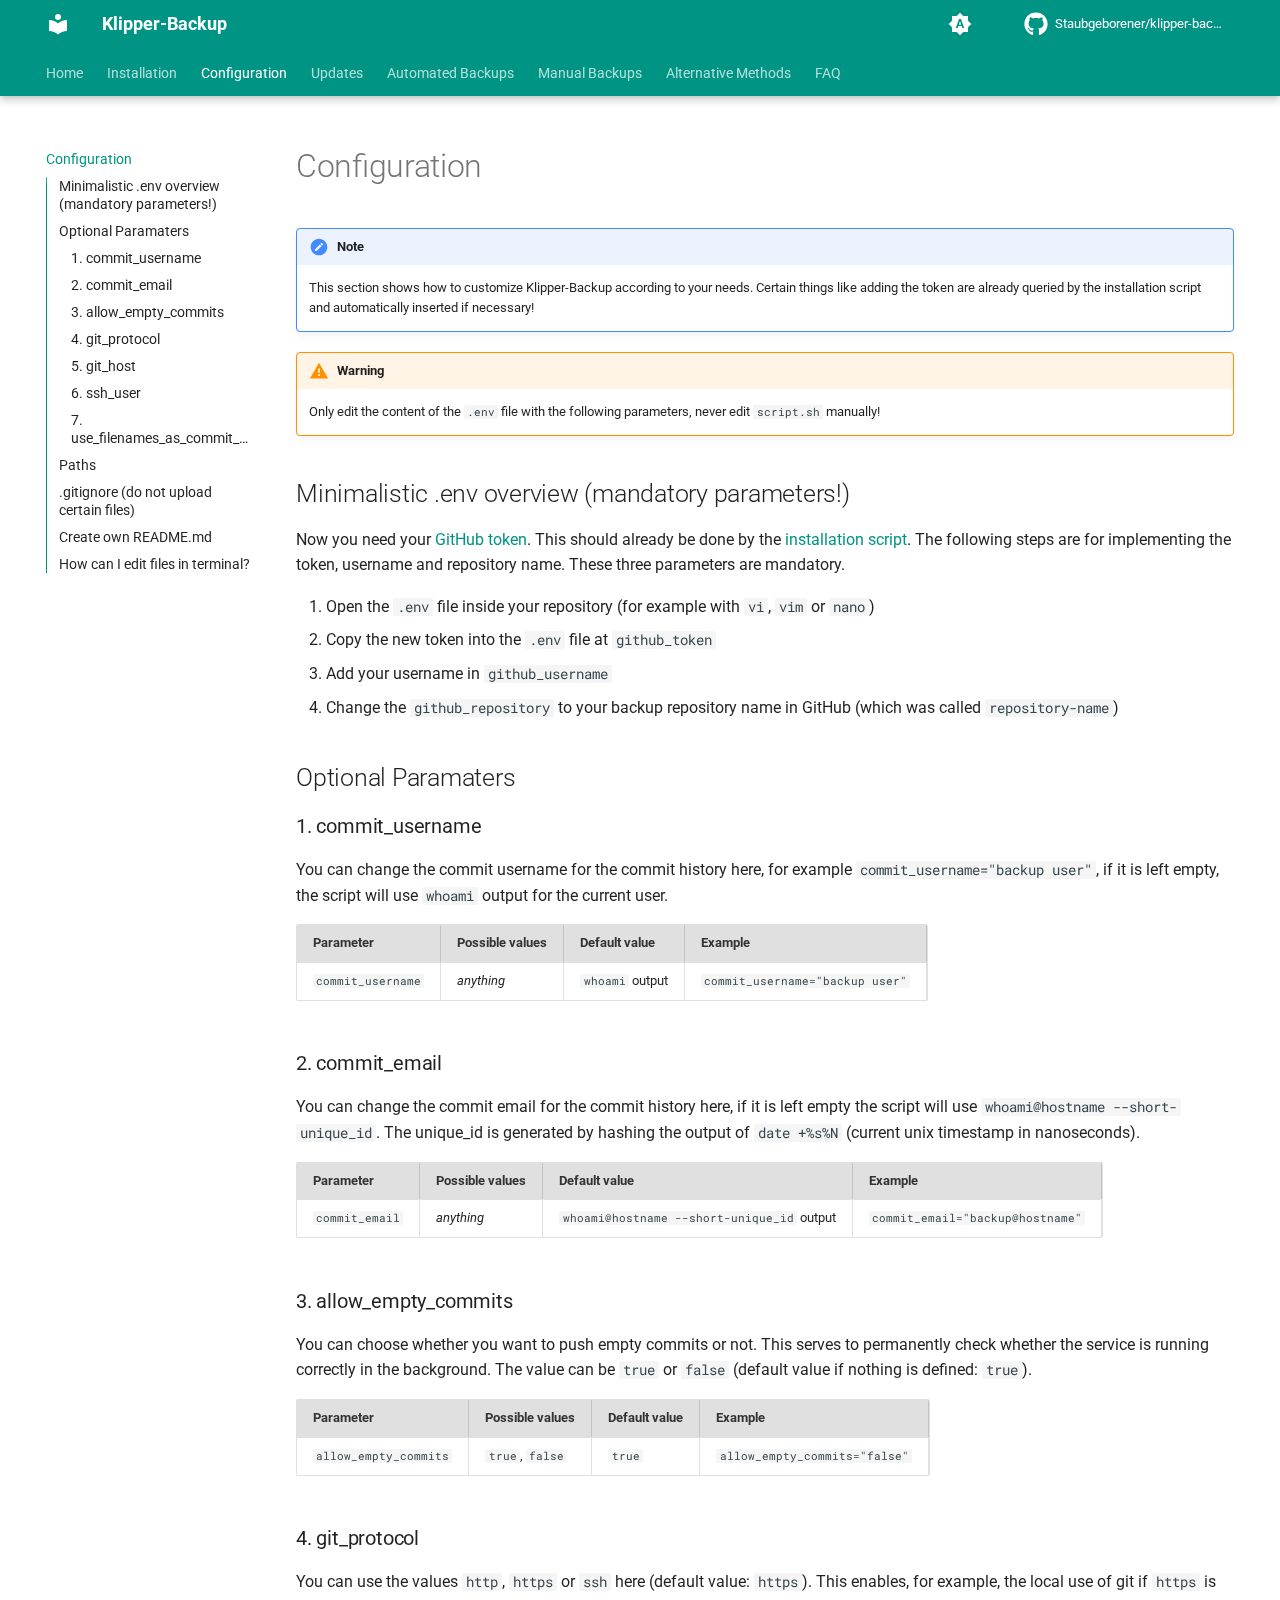
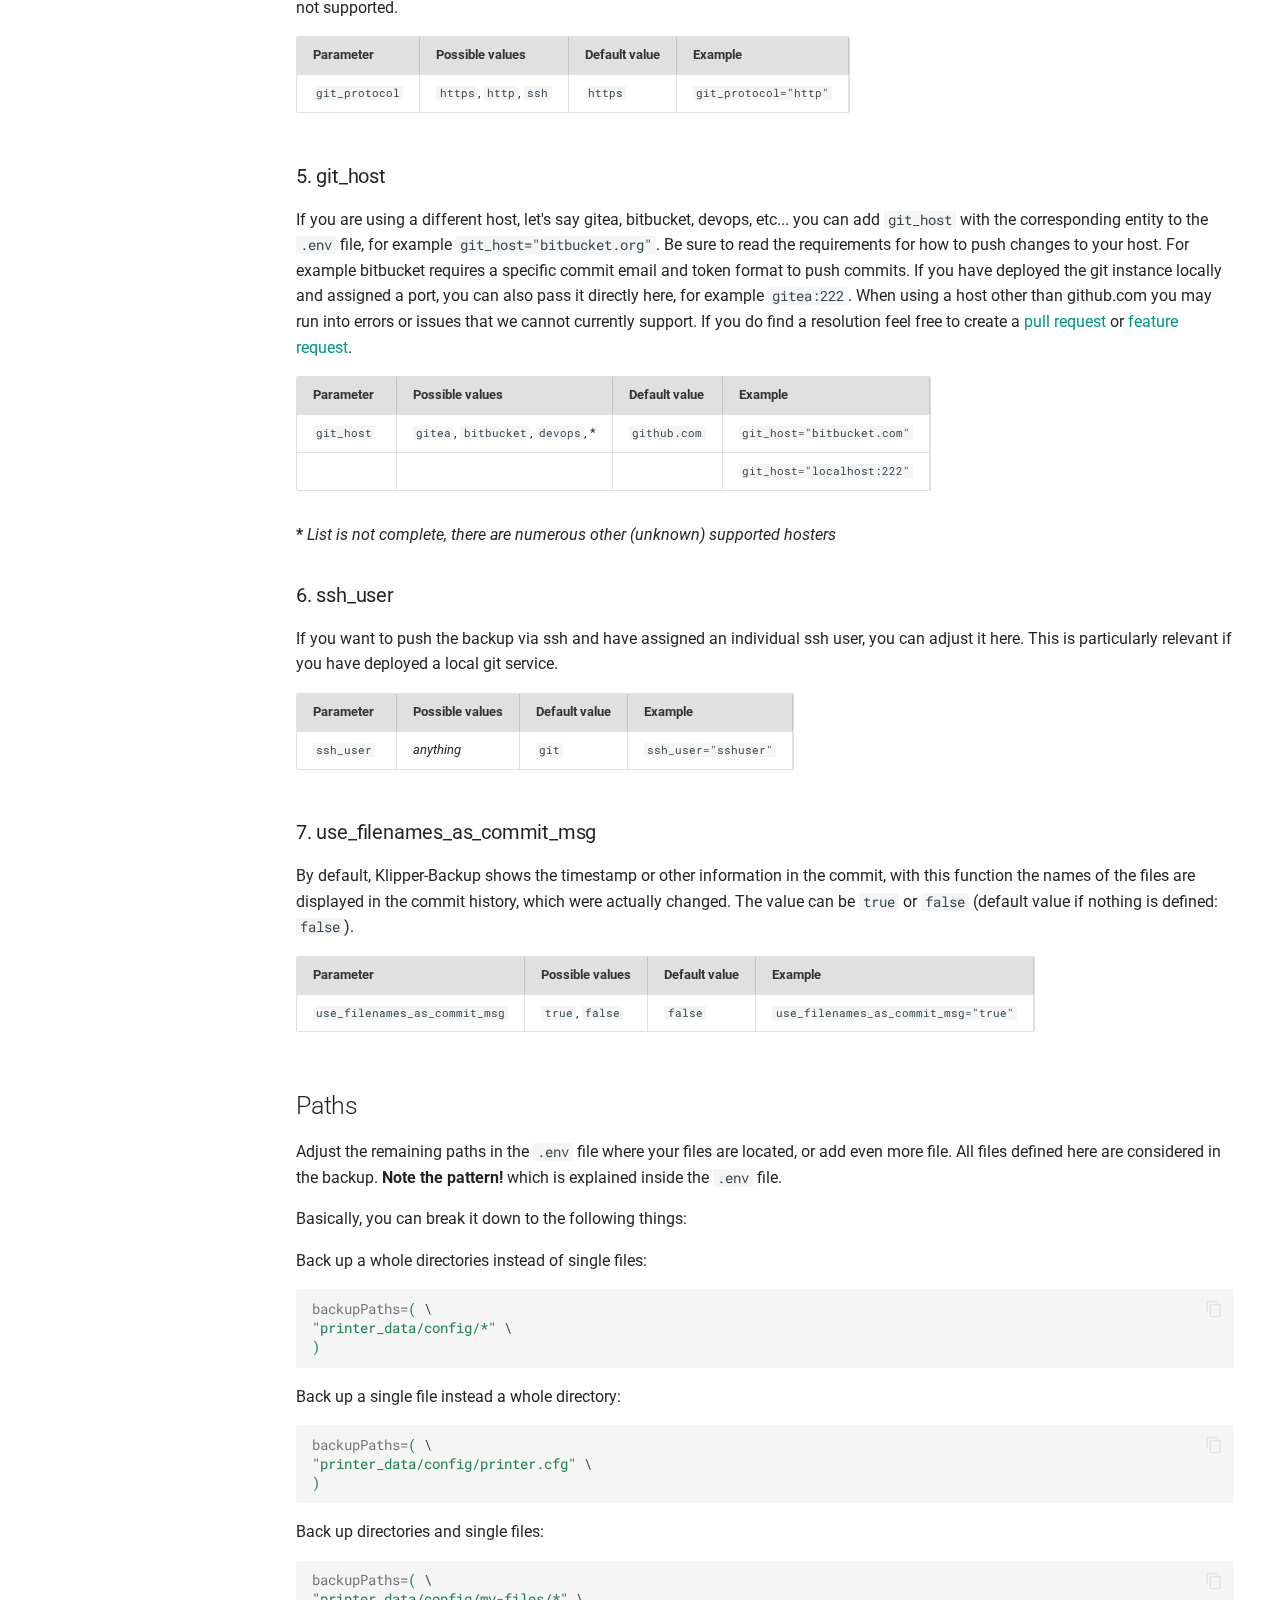
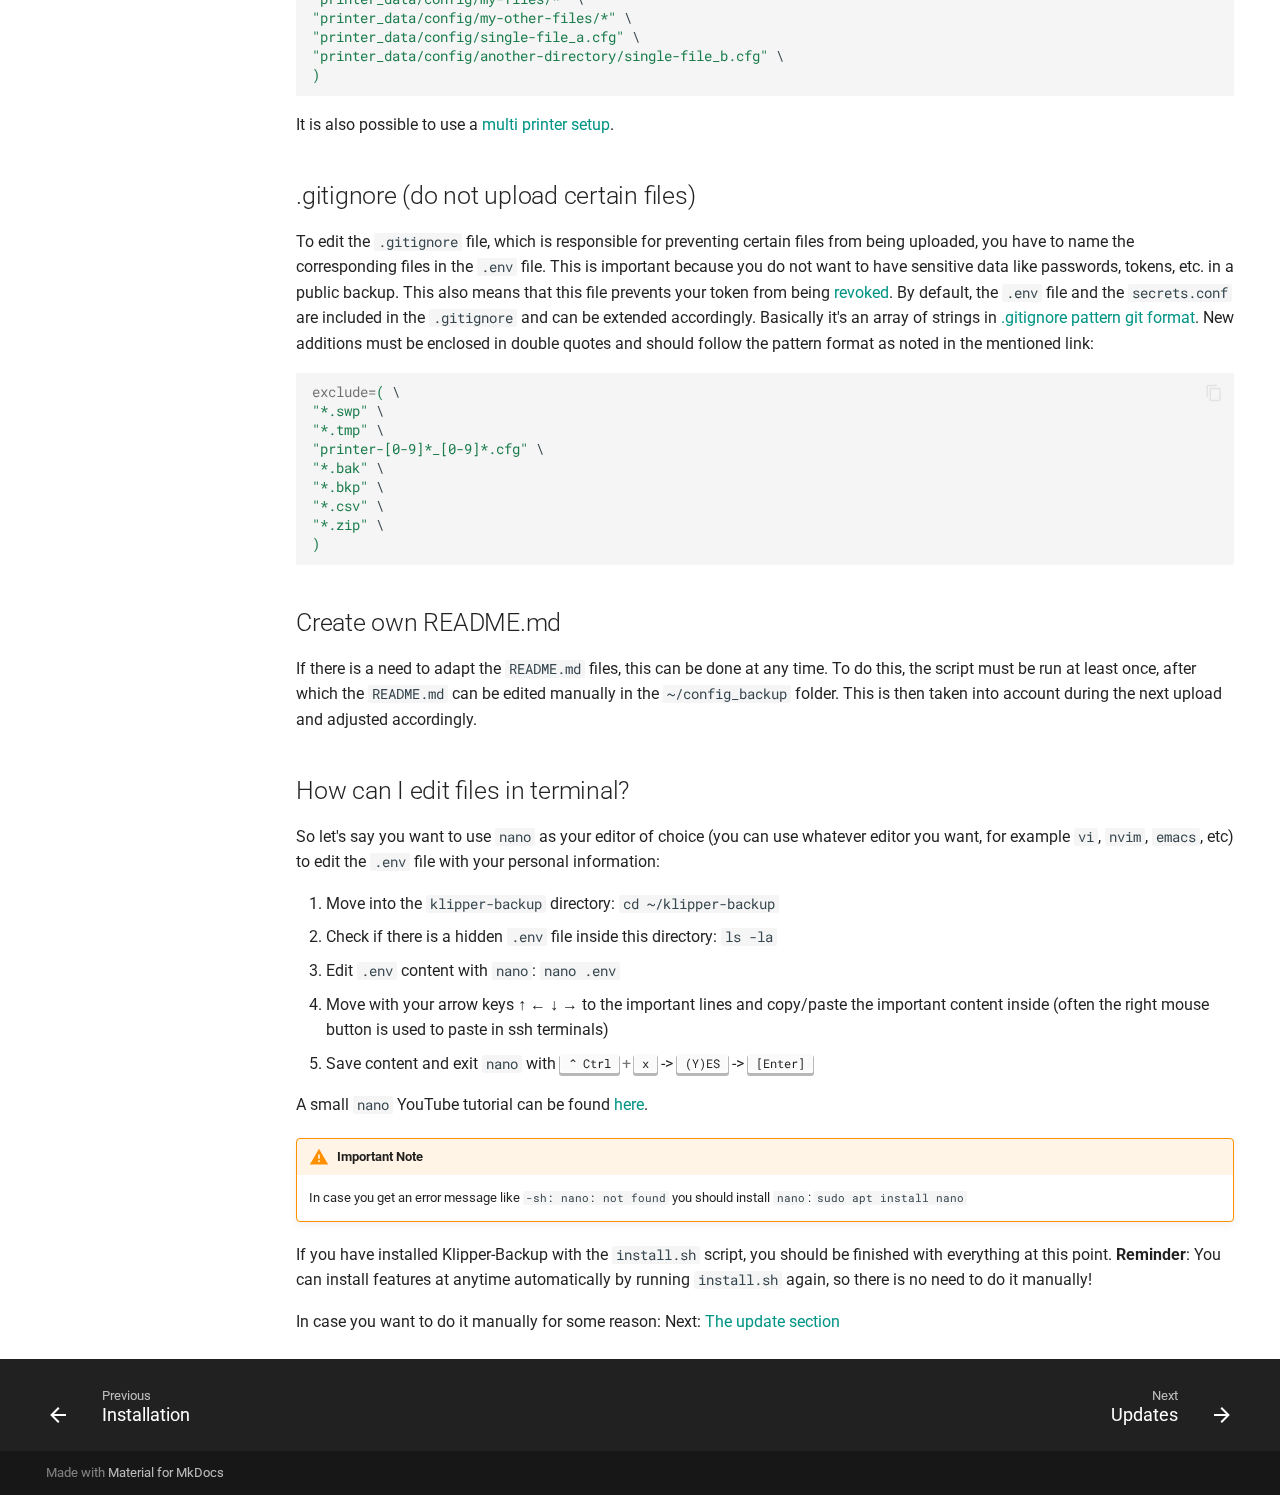
<file: configuration/index.html>
<!doctype html>
<html lang="en" class="no-js">
  <head>
    
      <meta charset="utf-8">
      <meta name="viewport" content="width=device-width,initial-scale=1">
      
        <meta name="description" content="Klipper backup script for manual or automated GitHub backups. Lightweight, pragmatic and comfortable">
      
      
      
        <link rel="canonical" href="https://staubgeborener.github.io/klipper-backup/configuration/">
      
      
        <link rel="prev" href="../installation/">
      
      
        <link rel="next" href="../updating/">
      
      
      <link rel="icon" href="../assets/images/favicon.png">
      <meta name="generator" content="mkdocs-1.6.1, mkdocs-material-9.6.9">
    
    
      
        <title>Configuration - Klipper-Backup</title>
      
    
    
      <link rel="stylesheet" href="../assets/stylesheets/main.4af4bdda.min.css">
      
        
        <link rel="stylesheet" href="../assets/stylesheets/palette.06af60db.min.css">
      
      


    
    
      
    
    
      
        
        
        <link rel="preconnect" href="https://fonts.gstatic.com" crossorigin>
        <link rel="stylesheet" href="https://fonts.googleapis.com/css?family=Roboto:300,300i,400,400i,700,700i%7CRoboto+Mono:400,400i,700,700i&display=fallback">
        <style>:root{--md-text-font:"Roboto";--md-code-font:"Roboto Mono"}</style>
      
    
    
      <link rel="stylesheet" href="../style.css">
    
    <script>__md_scope=new URL("..",location),__md_hash=e=>[...e].reduce(((e,_)=>(e<<5)-e+_.charCodeAt(0)),0),__md_get=(e,_=localStorage,t=__md_scope)=>JSON.parse(_.getItem(t.pathname+"."+e)),__md_set=(e,_,t=localStorage,a=__md_scope)=>{try{t.setItem(a.pathname+"."+e,JSON.stringify(_))}catch(e){}}</script>
    
      

    
    
    
  </head>
  
  
    
    
      
    
    
    
    
    <body dir="ltr" data-md-color-scheme="default" data-md-color-primary="indigo" data-md-color-accent="indigo">
  
    
    <input class="md-toggle" data-md-toggle="drawer" type="checkbox" id="__drawer" autocomplete="off">
    <input class="md-toggle" data-md-toggle="search" type="checkbox" id="__search" autocomplete="off">
    <label class="md-overlay" for="__drawer"></label>
    <div data-md-component="skip">
      
        
        <a href="#minimalistic-env-overview-mandatory-parameters" class="md-skip">
          Skip to content
        </a>
      
    </div>
    <div data-md-component="announce">
      
    </div>
    
    
      

  

<header class="md-header md-header--shadow md-header--lifted" data-md-component="header">
  <nav class="md-header__inner md-grid" aria-label="Header">
    <a href=".." title="Klipper-Backup" class="md-header__button md-logo" aria-label="Klipper-Backup" data-md-component="logo">
      
  
  <svg xmlns="http://www.w3.org/2000/svg" viewBox="0 0 24 24"><path d="M12 8a3 3 0 0 0 3-3 3 3 0 0 0-3-3 3 3 0 0 0-3 3 3 3 0 0 0 3 3m0 3.54C9.64 9.35 6.5 8 3 8v11c3.5 0 6.64 1.35 9 3.54 2.36-2.19 5.5-3.54 9-3.54V8c-3.5 0-6.64 1.35-9 3.54"/></svg>

    </a>
    <label class="md-header__button md-icon" for="__drawer">
      
      <svg xmlns="http://www.w3.org/2000/svg" viewBox="0 0 24 24"><path d="M3 6h18v2H3zm0 5h18v2H3zm0 5h18v2H3z"/></svg>
    </label>
    <div class="md-header__title" data-md-component="header-title">
      <div class="md-header__ellipsis">
        <div class="md-header__topic">
          <span class="md-ellipsis">
            Klipper-Backup
          </span>
        </div>
        <div class="md-header__topic" data-md-component="header-topic">
          <span class="md-ellipsis">
            
              Configuration
            
          </span>
        </div>
      </div>
    </div>
    
      
        <form class="md-header__option" data-md-component="palette">
  
    
    
    
    <input class="md-option" data-md-color-media="(prefers-color-scheme)" data-md-color-scheme="default" data-md-color-primary="indigo" data-md-color-accent="indigo"  aria-label="Switch to light mode"  type="radio" name="__palette" id="__palette_0">
    
      <label class="md-header__button md-icon" title="Switch to light mode" for="__palette_1" hidden>
        <svg xmlns="http://www.w3.org/2000/svg" viewBox="0 0 24 24"><path d="m14.3 16-.7-2h-3.2l-.7 2H7.8L11 7h2l3.2 9zM20 8.69V4h-4.69L12 .69 8.69 4H4v4.69L.69 12 4 15.31V20h4.69L12 23.31 15.31 20H20v-4.69L23.31 12zm-9.15 3.96h2.3L12 9z"/></svg>
      </label>
    
  
    
    
    
    <input class="md-option" data-md-color-media="(prefers-color-scheme: light)" data-md-color-scheme="default" data-md-color-primary="teal" data-md-color-accent="lime"  aria-label="Switch to dark mode"  type="radio" name="__palette" id="__palette_1">
    
      <label class="md-header__button md-icon" title="Switch to dark mode" for="__palette_2" hidden>
        <svg xmlns="http://www.w3.org/2000/svg" viewBox="0 0 24 24"><path d="M12 8a4 4 0 0 0-4 4 4 4 0 0 0 4 4 4 4 0 0 0 4-4 4 4 0 0 0-4-4m0 10a6 6 0 0 1-6-6 6 6 0 0 1 6-6 6 6 0 0 1 6 6 6 6 0 0 1-6 6m8-9.31V4h-4.69L12 .69 8.69 4H4v4.69L.69 12 4 15.31V20h4.69L12 23.31 15.31 20H20v-4.69L23.31 12z"/></svg>
      </label>
    
  
    
    
    
    <input class="md-option" data-md-color-media="(prefers-color-scheme: dark)" data-md-color-scheme="slate" data-md-color-primary="teal" data-md-color-accent="purple"  aria-label="Switch to system preference"  type="radio" name="__palette" id="__palette_2">
    
      <label class="md-header__button md-icon" title="Switch to system preference" for="__palette_0" hidden>
        <svg xmlns="http://www.w3.org/2000/svg" viewBox="0 0 24 24"><path d="M12 18c-.89 0-1.74-.2-2.5-.55C11.56 16.5 13 14.42 13 12s-1.44-4.5-3.5-5.45C10.26 6.2 11.11 6 12 6a6 6 0 0 1 6 6 6 6 0 0 1-6 6m8-9.31V4h-4.69L12 .69 8.69 4H4v4.69L.69 12 4 15.31V20h4.69L12 23.31 15.31 20H20v-4.69L23.31 12z"/></svg>
      </label>
    
  
</form>
      
    
    
      <script>var palette=__md_get("__palette");if(palette&&palette.color){if("(prefers-color-scheme)"===palette.color.media){var media=matchMedia("(prefers-color-scheme: light)"),input=document.querySelector(media.matches?"[data-md-color-media='(prefers-color-scheme: light)']":"[data-md-color-media='(prefers-color-scheme: dark)']");palette.color.media=input.getAttribute("data-md-color-media"),palette.color.scheme=input.getAttribute("data-md-color-scheme"),palette.color.primary=input.getAttribute("data-md-color-primary"),palette.color.accent=input.getAttribute("data-md-color-accent")}for(var[key,value]of Object.entries(palette.color))document.body.setAttribute("data-md-color-"+key,value)}</script>
    
    
    
    
      <div class="md-header__source">
        <a href="https://github.com/Staubgeborener/klipper-backup/" title="Go to repository" class="md-source" data-md-component="source">
  <div class="md-source__icon md-icon">
    
    <svg xmlns="http://www.w3.org/2000/svg" viewBox="0 0 496 512"><!--! Font Awesome Free 6.7.2 by @fontawesome - https://fontawesome.com License - https://fontawesome.com/license/free (Icons: CC BY 4.0, Fonts: SIL OFL 1.1, Code: MIT License) Copyright 2024 Fonticons, Inc.--><path d="M165.9 397.4c0 2-2.3 3.6-5.2 3.6-3.3.3-5.6-1.3-5.6-3.6 0-2 2.3-3.6 5.2-3.6 3-.3 5.6 1.3 5.6 3.6m-31.1-4.5c-.7 2 1.3 4.3 4.3 4.9 2.6 1 5.6 0 6.2-2s-1.3-4.3-4.3-5.2c-2.6-.7-5.5.3-6.2 2.3m44.2-1.7c-2.9.7-4.9 2.6-4.6 4.9.3 2 2.9 3.3 5.9 2.6 2.9-.7 4.9-2.6 4.6-4.6-.3-1.9-3-3.2-5.9-2.9M244.8 8C106.1 8 0 113.3 0 252c0 110.9 69.8 205.8 169.5 239.2 12.8 2.3 17.3-5.6 17.3-12.1 0-6.2-.3-40.4-.3-61.4 0 0-70 15-84.7-29.8 0 0-11.4-29.1-27.8-36.6 0 0-22.9-15.7 1.6-15.4 0 0 24.9 2 38.6 25.8 21.9 38.6 58.6 27.5 72.9 20.9 2.3-16 8.8-27.1 16-33.7-55.9-6.2-112.3-14.3-112.3-110.5 0-27.5 7.6-41.3 23.6-58.9-2.6-6.5-11.1-33.3 2.6-67.9 20.9-6.5 69 27 69 27 20-5.6 41.5-8.5 62.8-8.5s42.8 2.9 62.8 8.5c0 0 48.1-33.6 69-27 13.7 34.7 5.2 61.4 2.6 67.9 16 17.7 25.8 31.5 25.8 58.9 0 96.5-58.9 104.2-114.8 110.5 9.2 7.9 17 22.9 17 46.4 0 33.7-.3 75.4-.3 83.6 0 6.5 4.6 14.4 17.3 12.1C428.2 457.8 496 362.9 496 252 496 113.3 383.5 8 244.8 8M97.2 352.9c-1.3 1-1 3.3.7 5.2 1.6 1.6 3.9 2.3 5.2 1 1.3-1 1-3.3-.7-5.2-1.6-1.6-3.9-2.3-5.2-1m-10.8-8.1c-.7 1.3.3 2.9 2.3 3.9 1.6 1 3.6.7 4.3-.7.7-1.3-.3-2.9-2.3-3.9-2-.6-3.6-.3-4.3.7m32.4 35.6c-1.6 1.3-1 4.3 1.3 6.2 2.3 2.3 5.2 2.6 6.5 1 1.3-1.3.7-4.3-1.3-6.2-2.2-2.3-5.2-2.6-6.5-1m-11.4-14.7c-1.6 1-1.6 3.6 0 5.9s4.3 3.3 5.6 2.3c1.6-1.3 1.6-3.9 0-6.2-1.4-2.3-4-3.3-5.6-2"/></svg>
  </div>
  <div class="md-source__repository">
    Staubgeborener/klipper-backup/
  </div>
</a>
      </div>
    
  </nav>
  
    
      
<nav class="md-tabs" aria-label="Tabs" data-md-component="tabs">
  <div class="md-grid">
    <ul class="md-tabs__list">
      
        
  
  
  
    <li class="md-tabs__item">
      <a href=".." class="md-tabs__link">
        
  
    
  
  Home

      </a>
    </li>
  

      
        
  
  
  
    <li class="md-tabs__item">
      <a href="../installation/" class="md-tabs__link">
        
  
    
  
  Installation

      </a>
    </li>
  

      
        
  
  
    
  
  
    <li class="md-tabs__item md-tabs__item--active">
      <a href="./" class="md-tabs__link">
        
  
    
  
  Configuration

      </a>
    </li>
  

      
        
  
  
  
    <li class="md-tabs__item">
      <a href="../updating/" class="md-tabs__link">
        
  
    
  
  Updates

      </a>
    </li>
  

      
        
  
  
  
    <li class="md-tabs__item">
      <a href="../automation/" class="md-tabs__link">
        
  
    
  
  Automated Backups

      </a>
    </li>
  

      
        
  
  
  
    <li class="md-tabs__item">
      <a href="../manual/" class="md-tabs__link">
        
  
    
  
  Manual Backups

      </a>
    </li>
  

      
        
  
  
  
    <li class="md-tabs__item">
      <a href="../alternative-methods/" class="md-tabs__link">
        
  
    
  
  Alternative Methods

      </a>
    </li>
  

      
        
  
  
  
    <li class="md-tabs__item">
      <a href="../faq/" class="md-tabs__link">
        
  
    
  
  FAQ

      </a>
    </li>
  

      
    </ul>
  </div>
</nav>
    
  
</header>
    
    <div class="md-container" data-md-component="container">
      
      
        
      
      <main class="md-main" data-md-component="main">
        <div class="md-main__inner md-grid">
          
            
              
              <div class="md-sidebar md-sidebar--primary" data-md-component="sidebar" data-md-type="navigation" >
                <div class="md-sidebar__scrollwrap">
                  <div class="md-sidebar__inner">
                    


  


  

<nav class="md-nav md-nav--primary md-nav--lifted md-nav--integrated" aria-label="Navigation" data-md-level="0">
  <label class="md-nav__title" for="__drawer">
    <a href=".." title="Klipper-Backup" class="md-nav__button md-logo" aria-label="Klipper-Backup" data-md-component="logo">
      
  
  <svg xmlns="http://www.w3.org/2000/svg" viewBox="0 0 24 24"><path d="M12 8a3 3 0 0 0 3-3 3 3 0 0 0-3-3 3 3 0 0 0-3 3 3 3 0 0 0 3 3m0 3.54C9.64 9.35 6.5 8 3 8v11c3.5 0 6.64 1.35 9 3.54 2.36-2.19 5.5-3.54 9-3.54V8c-3.5 0-6.64 1.35-9 3.54"/></svg>

    </a>
    Klipper-Backup
  </label>
  
    <div class="md-nav__source">
      <a href="https://github.com/Staubgeborener/klipper-backup/" title="Go to repository" class="md-source" data-md-component="source">
  <div class="md-source__icon md-icon">
    
    <svg xmlns="http://www.w3.org/2000/svg" viewBox="0 0 496 512"><!--! Font Awesome Free 6.7.2 by @fontawesome - https://fontawesome.com License - https://fontawesome.com/license/free (Icons: CC BY 4.0, Fonts: SIL OFL 1.1, Code: MIT License) Copyright 2024 Fonticons, Inc.--><path d="M165.9 397.4c0 2-2.3 3.6-5.2 3.6-3.3.3-5.6-1.3-5.6-3.6 0-2 2.3-3.6 5.2-3.6 3-.3 5.6 1.3 5.6 3.6m-31.1-4.5c-.7 2 1.3 4.3 4.3 4.9 2.6 1 5.6 0 6.2-2s-1.3-4.3-4.3-5.2c-2.6-.7-5.5.3-6.2 2.3m44.2-1.7c-2.9.7-4.9 2.6-4.6 4.9.3 2 2.9 3.3 5.9 2.6 2.9-.7 4.9-2.6 4.6-4.6-.3-1.9-3-3.2-5.9-2.9M244.8 8C106.1 8 0 113.3 0 252c0 110.9 69.8 205.8 169.5 239.2 12.8 2.3 17.3-5.6 17.3-12.1 0-6.2-.3-40.4-.3-61.4 0 0-70 15-84.7-29.8 0 0-11.4-29.1-27.8-36.6 0 0-22.9-15.7 1.6-15.4 0 0 24.9 2 38.6 25.8 21.9 38.6 58.6 27.5 72.9 20.9 2.3-16 8.8-27.1 16-33.7-55.9-6.2-112.3-14.3-112.3-110.5 0-27.5 7.6-41.3 23.6-58.9-2.6-6.5-11.1-33.3 2.6-67.9 20.9-6.5 69 27 69 27 20-5.6 41.5-8.5 62.8-8.5s42.8 2.9 62.8 8.5c0 0 48.1-33.6 69-27 13.7 34.7 5.2 61.4 2.6 67.9 16 17.7 25.8 31.5 25.8 58.9 0 96.5-58.9 104.2-114.8 110.5 9.2 7.9 17 22.9 17 46.4 0 33.7-.3 75.4-.3 83.6 0 6.5 4.6 14.4 17.3 12.1C428.2 457.8 496 362.9 496 252 496 113.3 383.5 8 244.8 8M97.2 352.9c-1.3 1-1 3.3.7 5.2 1.6 1.6 3.9 2.3 5.2 1 1.3-1 1-3.3-.7-5.2-1.6-1.6-3.9-2.3-5.2-1m-10.8-8.1c-.7 1.3.3 2.9 2.3 3.9 1.6 1 3.6.7 4.3-.7.7-1.3-.3-2.9-2.3-3.9-2-.6-3.6-.3-4.3.7m32.4 35.6c-1.6 1.3-1 4.3 1.3 6.2 2.3 2.3 5.2 2.6 6.5 1 1.3-1.3.7-4.3-1.3-6.2-2.2-2.3-5.2-2.6-6.5-1m-11.4-14.7c-1.6 1-1.6 3.6 0 5.9s4.3 3.3 5.6 2.3c1.6-1.3 1.6-3.9 0-6.2-1.4-2.3-4-3.3-5.6-2"/></svg>
  </div>
  <div class="md-source__repository">
    Staubgeborener/klipper-backup/
  </div>
</a>
    </div>
  
  <ul class="md-nav__list" data-md-scrollfix>
    
      
      
  
  
  
  
    <li class="md-nav__item">
      <a href=".." class="md-nav__link">
        
  
  <span class="md-ellipsis">
    Home
    
  </span>
  

      </a>
    </li>
  

    
      
      
  
  
  
  
    <li class="md-nav__item">
      <a href="../installation/" class="md-nav__link">
        
  
  <span class="md-ellipsis">
    Installation
    
  </span>
  

      </a>
    </li>
  

    
      
      
  
  
    
  
  
  
    <li class="md-nav__item md-nav__item--active">
      
      <input class="md-nav__toggle md-toggle" type="checkbox" id="__toc">
      
      
      
        <label class="md-nav__link md-nav__link--active" for="__toc">
          
  
  <span class="md-ellipsis">
    Configuration
    
  </span>
  

          <span class="md-nav__icon md-icon"></span>
        </label>
      
      <a href="./" class="md-nav__link md-nav__link--active">
        
  
  <span class="md-ellipsis">
    Configuration
    
  </span>
  

      </a>
      
        

<nav class="md-nav md-nav--secondary" aria-label="Table of contents">
  
  
  
  
    <label class="md-nav__title" for="__toc">
      <span class="md-nav__icon md-icon"></span>
      Table of contents
    </label>
    <ul class="md-nav__list" data-md-component="toc" data-md-scrollfix>
      
        <li class="md-nav__item">
  <a href="#minimalistic-env-overview-mandatory-parameters" class="md-nav__link">
    <span class="md-ellipsis">
      Minimalistic .env overview (mandatory parameters!)
    </span>
  </a>
  
</li>
      
        <li class="md-nav__item">
  <a href="#optional-paramaters" class="md-nav__link">
    <span class="md-ellipsis">
      Optional Paramaters
    </span>
  </a>
  
    <nav class="md-nav" aria-label="Optional Paramaters">
      <ul class="md-nav__list">
        
          <li class="md-nav__item">
  <a href="#1-commit_username" class="md-nav__link">
    <span class="md-ellipsis">
      1. commit_username
    </span>
  </a>
  
</li>
        
          <li class="md-nav__item">
  <a href="#2-commit_email" class="md-nav__link">
    <span class="md-ellipsis">
      2. commit_email
    </span>
  </a>
  
</li>
        
          <li class="md-nav__item">
  <a href="#3-allow_empty_commits" class="md-nav__link">
    <span class="md-ellipsis">
      3. allow_empty_commits
    </span>
  </a>
  
</li>
        
          <li class="md-nav__item">
  <a href="#4-git_protocol" class="md-nav__link">
    <span class="md-ellipsis">
      4. git_protocol
    </span>
  </a>
  
</li>
        
          <li class="md-nav__item">
  <a href="#5-git_host" class="md-nav__link">
    <span class="md-ellipsis">
      5. git_host
    </span>
  </a>
  
</li>
        
          <li class="md-nav__item">
  <a href="#6-ssh_user" class="md-nav__link">
    <span class="md-ellipsis">
      6. ssh_user
    </span>
  </a>
  
</li>
        
          <li class="md-nav__item">
  <a href="#7-use_filenames_as_commit_msg" class="md-nav__link">
    <span class="md-ellipsis">
      7. use_filenames_as_commit_msg
    </span>
  </a>
  
</li>
        
      </ul>
    </nav>
  
</li>
      
        <li class="md-nav__item">
  <a href="#paths" class="md-nav__link">
    <span class="md-ellipsis">
      Paths
    </span>
  </a>
  
</li>
      
        <li class="md-nav__item">
  <a href="#gitignore-do-not-upload-certain-files" class="md-nav__link">
    <span class="md-ellipsis">
      .gitignore (do not upload certain files)
    </span>
  </a>
  
</li>
      
        <li class="md-nav__item">
  <a href="#create-own-readmemd" class="md-nav__link">
    <span class="md-ellipsis">
      Create own README.md
    </span>
  </a>
  
</li>
      
        <li class="md-nav__item">
  <a href="#how-can-i-edit-files-in-terminal" class="md-nav__link">
    <span class="md-ellipsis">
      How can I edit files in terminal?
    </span>
  </a>
  
</li>
      
    </ul>
  
</nav>
      
    </li>
  

    
      
      
  
  
  
  
    <li class="md-nav__item">
      <a href="../updating/" class="md-nav__link">
        
  
  <span class="md-ellipsis">
    Updates
    
  </span>
  

      </a>
    </li>
  

    
      
      
  
  
  
  
    <li class="md-nav__item">
      <a href="../automation/" class="md-nav__link">
        
  
  <span class="md-ellipsis">
    Automated Backups
    
  </span>
  

      </a>
    </li>
  

    
      
      
  
  
  
  
    <li class="md-nav__item">
      <a href="../manual/" class="md-nav__link">
        
  
  <span class="md-ellipsis">
    Manual Backups
    
  </span>
  

      </a>
    </li>
  

    
      
      
  
  
  
  
    <li class="md-nav__item">
      <a href="../alternative-methods/" class="md-nav__link">
        
  
  <span class="md-ellipsis">
    Alternative Methods
    
  </span>
  

      </a>
    </li>
  

    
      
      
  
  
  
  
    <li class="md-nav__item">
      <a href="../faq/" class="md-nav__link">
        
  
  <span class="md-ellipsis">
    FAQ
    
  </span>
  

      </a>
    </li>
  

    
  </ul>
</nav>
                  </div>
                </div>
              </div>
            
            
          
          
            <div class="md-content" data-md-component="content">
              <article class="md-content__inner md-typeset">
                
                  


  
  


  <h1>Configuration</h1>

<div><div class="admonition note">
<p class="admonition-title">Note</p>
<p>This section shows how to customize Klipper-Backup according to your needs. Certain things like adding the token are already queried by the installation script and automatically inserted if necessary!</p>
</div>
<div class="admonition warning">
<p class="admonition-title">Warning</p>
<p>Only edit the content of the <code>.env</code> file with the following parameters, never edit <code>script.sh</code> manually!</p>
</div>
<h2 id="minimalistic-env-overview-mandatory-parameters">Minimalistic .env overview (mandatory parameters!)<a class="headerlink" href="#minimalistic-env-overview-mandatory-parameters" title="Permanent link">¶</a></h2>
<p>Now you need your <a href="../installation/#create-github-token">GitHub token</a>. This should already be done by the <a href="../installation/#run-installation">installation script</a>.
The following steps are for implementing the token, username and repository name. These three parameters are mandatory.</p>
<ol>
<li>Open the <code>.env</code> file inside your repository (for example with <code>vi</code>, <code>vim</code> or <code>nano</code>)</li>
<li>Copy the new token into the <code>.env</code> file at <code>github_token</code></li>
<li>Add your username in <code>github_username</code></li>
<li>Change the <code>github_repository</code> to your backup repository name in GitHub (which was called <code>repository-name</code>)</li>
</ol>
<h2 id="optional-paramaters">Optional Paramaters<a class="headerlink" href="#optional-paramaters" title="Permanent link">¶</a></h2>
<h3 id="1-commit_username">1. commit_username<a class="headerlink" href="#1-commit_username" title="Permanent link">¶</a></h3>
<p>You can change the commit username for the commit history here, for example <code>commit_username="backup user"</code>, if it is left empty, the script will use <code>whoami</code> output for the current user.</p>
<table>
<thead>
<tr>
<th>Parameter</th>
<th>Possible values</th>
<th>Default value</th>
<th>Example</th>
</tr>
</thead>
<tbody>
<tr>
<td><code>commit_username</code></td>
<td><em>anything</em></td>
<td><code>whoami</code> output</td>
<td><code>commit_username="backup user"</code></td>
</tr>
</tbody>
</table>
<h3 id="2-commit_email">2. commit_email<a class="headerlink" href="#2-commit_email" title="Permanent link">¶</a></h3>
<p>You can change the commit email for the commit history here, if it is left empty the script will use <code>whoami@hostname --short-unique_id</code>. The unique_id is generated by hashing the output of <code>date +%s%N</code> (current unix timestamp in nanoseconds).</p>
<table>
<thead>
<tr>
<th>Parameter</th>
<th>Possible values</th>
<th>Default value</th>
<th>Example</th>
</tr>
</thead>
<tbody>
<tr>
<td><code>commit_email</code></td>
<td><em>anything</em></td>
<td><code>whoami@hostname --short-unique_id</code> output</td>
<td><code>commit_email="backup@hostname"</code></td>
</tr>
</tbody>
</table>
<h3 id="3-allow_empty_commits">3. allow_empty_commits<a class="headerlink" href="#3-allow_empty_commits" title="Permanent link">¶</a></h3>
<p>You can choose whether you want to push empty commits or not. This serves to permanently check whether the service is running correctly in the background. The value can be <code>true</code> or <code>false</code> (default value if nothing is defined: <code>true</code>).</p>
<table>
<thead>
<tr>
<th>Parameter</th>
<th>Possible values</th>
<th>Default value</th>
<th>Example</th>
</tr>
</thead>
<tbody>
<tr>
<td><code>allow_empty_commits</code></td>
<td><code>true</code>, <code>false</code></td>
<td><code>true</code></td>
<td><code>allow_empty_commits="false"</code></td>
</tr>
</tbody>
</table>
<h3 id="4-git_protocol">4. git_protocol<a class="headerlink" href="#4-git_protocol" title="Permanent link">¶</a></h3>
<p>You can use the values <code>http</code>, <code>https</code> or <code>ssh</code> here (default value: <code>https</code>). This enables, for example, the local use of git if <code>https</code> is not supported.</p>
<table>
<thead>
<tr>
<th>Parameter</th>
<th>Possible values</th>
<th>Default value</th>
<th>Example</th>
</tr>
</thead>
<tbody>
<tr>
<td><code>git_protocol</code></td>
<td><code>https</code>, <code>http</code>, <code>ssh</code></td>
<td><code>https</code></td>
<td><code>git_protocol="http"</code></td>
</tr>
</tbody>
</table>
<h3 id="5-git_host">5. git_host<a class="headerlink" href="#5-git_host" title="Permanent link">¶</a></h3>
<p>If you are using a different host, let's say gitea, bitbucket, devops, etc... you can add <code>git_host</code> with the corresponding entity to the <code>.env</code> file, for example <code>git_host="bitbucket.org"</code>. Be sure to read the requirements for how to push changes to your host. For example bitbucket requires a specific commit email and token format to push commits. If you have deployed the git instance locally and assigned a port, you can also pass it directly here, for example <code>gitea:222</code>. When using a host other than github.com you may run into errors or issues that we cannot currently support. If you do find a resolution feel free to create a <a href="https://github.com/Staubgeborener/klipper-backup/pulls" target="_blank">pull request</a> or <a href="https://github.com/Staubgeborener/klipper-backup/issues/new?assignees=&amp;labels=feature+request&amp;projects=&amp;template=feature_request.yml" target="_blank">feature request</a>.</p>
<table>
<thead>
<tr>
<th>Parameter</th>
<th>Possible values</th>
<th>Default value</th>
<th>Example</th>
</tr>
</thead>
<tbody>
<tr>
<td><code>git_host</code></td>
<td><code>gitea</code>, <code>bitbucket</code>, <code>devops</code>, *</td>
<td><code>github.com</code></td>
<td><code>git_host="bitbucket.com"</code></td>
</tr>
<tr>
<td></td>
<td></td>
<td></td>
<td><code>git_host="localhost:222"</code></td>
</tr>
</tbody>
</table>
<p><b>*</b> <em>List is not complete, there are numerous other (unknown) supported hosters</em></p>
<h3 id="6-ssh_user">6. ssh_user<a class="headerlink" href="#6-ssh_user" title="Permanent link">¶</a></h3>
<p>If you want to push the backup via ssh and have assigned an individual ssh user, you can adjust it here. This is particularly relevant if you have deployed a local git service.</p>
<table>
<thead>
<tr>
<th>Parameter</th>
<th>Possible values</th>
<th>Default value</th>
<th>Example</th>
</tr>
</thead>
<tbody>
<tr>
<td><code>ssh_user</code></td>
<td><em>anything</em></td>
<td><code>git</code></td>
<td><code>ssh_user="sshuser"</code></td>
</tr>
</tbody>
</table>
<h3 id="7-use_filenames_as_commit_msg">7. use_filenames_as_commit_msg<a class="headerlink" href="#7-use_filenames_as_commit_msg" title="Permanent link">¶</a></h3>
<p>By default, Klipper-Backup shows the timestamp or other information in the commit, with this function the names of the files are displayed in the commit history, which were actually changed. The value can be <code>true</code> or <code>false</code> (default value if nothing is defined: <code>false</code>).</p>
<table>
<thead>
<tr>
<th>Parameter</th>
<th>Possible values</th>
<th>Default value</th>
<th>Example</th>
</tr>
</thead>
<tbody>
<tr>
<td><code>use_filenames_as_commit_msg</code></td>
<td><code>true</code>, <code>false</code></td>
<td><code>false</code></td>
<td><code>use_filenames_as_commit_msg="true"</code></td>
</tr>
</tbody>
</table>
<h2 id="paths">Paths<a class="headerlink" href="#paths" title="Permanent link">¶</a></h2>
<p>Adjust the remaining paths in the <code>.env</code> file where your files are located, or add even more file. All files defined here are considered in the backup. <strong>Note the pattern!</strong> which is explained inside the <code>.env</code> file.</p>
<p>Basically, you can break it down to the following things:</p>
<p>Back up a whole directories instead of single files:
</p><div class="highlight"><pre><span></span><code><a id="__codelineno-0-1" name="__codelineno-0-1" href="#__codelineno-0-1"></a><span class="na">backupPaths</span><span class="o">=</span><span class="s">( </span>\
<a id="__codelineno-0-2" name="__codelineno-0-2" href="#__codelineno-0-2"></a><span class="s">"printer_data/config/*" </span>\
<a id="__codelineno-0-3" name="__codelineno-0-3" href="#__codelineno-0-3"></a><span class="s">)</span>
</code></pre></div>
<p>Back up a single file instead a whole directory:
</p><div class="highlight"><pre><span></span><code><a id="__codelineno-1-1" name="__codelineno-1-1" href="#__codelineno-1-1"></a><span class="na">backupPaths</span><span class="o">=</span><span class="s">( </span>\
<a id="__codelineno-1-2" name="__codelineno-1-2" href="#__codelineno-1-2"></a><span class="s">"printer_data/config/printer.cfg" </span>\
<a id="__codelineno-1-3" name="__codelineno-1-3" href="#__codelineno-1-3"></a><span class="s">)</span>
</code></pre></div>
<p>Back up directories and single files:
</p><div class="highlight"><pre><span></span><code><a id="__codelineno-2-1" name="__codelineno-2-1" href="#__codelineno-2-1"></a><span class="na">backupPaths</span><span class="o">=</span><span class="s">( </span>\
<a id="__codelineno-2-2" name="__codelineno-2-2" href="#__codelineno-2-2"></a><span class="s">"printer_data/config/my-files/*" </span>\
<a id="__codelineno-2-3" name="__codelineno-2-3" href="#__codelineno-2-3"></a><span class="s">"printer_data/config/my-other-files/*" </span>\
<a id="__codelineno-2-4" name="__codelineno-2-4" href="#__codelineno-2-4"></a><span class="s">"printer_data/config/single-file_a.cfg" </span>\
<a id="__codelineno-2-5" name="__codelineno-2-5" href="#__codelineno-2-5"></a><span class="s">"printer_data/config/another-directory/single-file_b.cfg" </span>\
<a id="__codelineno-2-6" name="__codelineno-2-6" href="#__codelineno-2-6"></a><span class="s">)</span>
</code></pre></div>
<p>It is also possible to use a <a href="../faq/#klipper-backup-with-multiple-instances">multi printer setup</a>.</p>
<h2 id="gitignore-do-not-upload-certain-files">.gitignore (do not upload certain files)<a class="headerlink" href="#gitignore-do-not-upload-certain-files" title="Permanent link">¶</a></h2>
<p>To edit the <code>.gitignore</code> file, which is responsible for preventing certain files from being uploaded, you have to name the corresponding files in the <code>.env</code> file. This is important because you do not want to have sensitive data like passwords, tokens, etc. in a public backup. This also means that this file prevents your token from being <a href="https://docs.github.com/en/authentication/keeping-your-account-and-data-secure/token-expiration-and-revocation#token-revoked-when-pushed-to-a-public-repository-or-public-gist">revoked</a>.
By default, the <code>.env</code> file and the <code>secrets.conf</code> are included in the <code>.gitignore</code> and can be extended accordingly.
Basically it's an array of strings in <a href="https://git-scm.com/docs/gitignore#_pattern_format" target="_blank">.gitignore pattern git format</a>. New additions must be enclosed in double quotes and should follow the pattern format as noted in the mentioned link:
</p><div class="highlight"><pre><span></span><code><a id="__codelineno-3-1" name="__codelineno-3-1" href="#__codelineno-3-1"></a><span class="na">exclude</span><span class="o">=</span><span class="s">( </span>\
<a id="__codelineno-3-2" name="__codelineno-3-2" href="#__codelineno-3-2"></a><span class="s">"*.swp" </span>\
<a id="__codelineno-3-3" name="__codelineno-3-3" href="#__codelineno-3-3"></a><span class="s">"*.tmp" </span>\
<a id="__codelineno-3-4" name="__codelineno-3-4" href="#__codelineno-3-4"></a><span class="s">"printer-[0-9]*_[0-9]*.cfg" </span>\
<a id="__codelineno-3-5" name="__codelineno-3-5" href="#__codelineno-3-5"></a><span class="s">"*.bak" </span>\
<a id="__codelineno-3-6" name="__codelineno-3-6" href="#__codelineno-3-6"></a><span class="s">"*.bkp" </span>\
<a id="__codelineno-3-7" name="__codelineno-3-7" href="#__codelineno-3-7"></a><span class="s">"*.csv" </span>\
<a id="__codelineno-3-8" name="__codelineno-3-8" href="#__codelineno-3-8"></a><span class="s">"*.zip" </span>\
<a id="__codelineno-3-9" name="__codelineno-3-9" href="#__codelineno-3-9"></a><span class="s">)</span>
</code></pre></div>
<h2 id="create-own-readmemd">Create own README.md<a class="headerlink" href="#create-own-readmemd" title="Permanent link">¶</a></h2>
<p>If there is a need to adapt the <code>README.md</code> files, this can be done at any time. To do this, the script must be run at least once, after which the <code>README.md</code> can be edited manually in the <code>~/config_backup</code> folder. This is then taken into account during the next upload and adjusted accordingly.</p>
<h2 id="how-can-i-edit-files-in-terminal">How can I edit files in terminal?<a class="headerlink" href="#how-can-i-edit-files-in-terminal" title="Permanent link">¶</a></h2>
<p>So let's say you want to use <code>nano</code> as your editor of choice (you can use whatever editor you want, for example <code>vi</code>, <code>nvim</code>, <code>emacs</code>, etc) to edit the <code>.env</code> file with your personal information:</p>
<ol>
<li>Move into the <code>klipper-backup</code> directory: <code>cd ~/klipper-backup</code></li>
<li>Check if there is a hidden <code>.env</code> file inside this directory: <code>ls -la</code></li>
<li>Edit <code>.env</code> content with <code>nano</code>: <code>nano .env</code></li>
<li>Move with your arrow keys ↑ ← ↓ → to the important lines and copy/paste the important content inside (often the right mouse button is used to paste in ssh terminals)</li>
<li>Save content and exit <code>nano</code> with <span class="keys"><kbd class="key-control">Ctrl</kbd><span>+</span><kbd>x</kbd></span> -&gt; <span class="keys"><kbd>(Y)ES</kbd></span> -&gt; <span class="keys"><kbd>[Enter]</kbd></span></li>
</ol>
<p>A small <code>nano</code> YouTube tutorial can be found <a href="https://youtu.be/mE2YghYpBBE?t=57" target="_blank">here</a>.</p>
<div class="admonition warning">
<p class="admonition-title">Important Note</p>
<p>In case you get an error message like <code>-sh: nano: not found</code> you should install <code>nano</code>: <code>sudo apt install nano</code></p>
</div>
<p>If you have installed Klipper-Backup with the <code>install.sh</code> script, you should be finished with everything at this point. <strong>Reminder</strong>: You can install features at anytime automatically by running <code>install.sh</code> again, so there is no need to do it manually!</p>
<p>In case you want to do it manually for some reason: Next: <a href="../updating/">The update section</a></p></div>












                
              </article>
            </div>
          
          
  <script>var tabs=__md_get("__tabs");if(Array.isArray(tabs))e:for(var set of document.querySelectorAll(".tabbed-set")){var labels=set.querySelector(".tabbed-labels");for(var tab of tabs)for(var label of labels.getElementsByTagName("label"))if(label.innerText.trim()===tab){var input=document.getElementById(label.htmlFor);input.checked=!0;continue e}}</script>

<script>var target=document.getElementById(location.hash.slice(1));target&&target.name&&(target.checked=target.name.startsWith("__tabbed_"))</script>
        </div>
        
          <button type="button" class="md-top md-icon" data-md-component="top" hidden>
  
  <svg xmlns="http://www.w3.org/2000/svg" viewBox="0 0 24 24"><path d="M13 20h-2V8l-5.5 5.5-1.42-1.42L12 4.16l7.92 7.92-1.42 1.42L13 8z"/></svg>
  Back to top
</button>
        
      </main>
      
        <footer class="md-footer">
  
    
      
      <nav class="md-footer__inner md-grid" aria-label="Footer" >
        
          
          <a href="../installation/" class="md-footer__link md-footer__link--prev" aria-label="Previous: Installation">
            <div class="md-footer__button md-icon">
              
              <svg xmlns="http://www.w3.org/2000/svg" viewBox="0 0 24 24"><path d="M20 11v2H8l5.5 5.5-1.42 1.42L4.16 12l7.92-7.92L13.5 5.5 8 11z"/></svg>
            </div>
            <div class="md-footer__title">
              <span class="md-footer__direction">
                Previous
              </span>
              <div class="md-ellipsis">
                Installation
              </div>
            </div>
          </a>
        
        
          
          <a href="../updating/" class="md-footer__link md-footer__link--next" aria-label="Next: Updates">
            <div class="md-footer__title">
              <span class="md-footer__direction">
                Next
              </span>
              <div class="md-ellipsis">
                Updates
              </div>
            </div>
            <div class="md-footer__button md-icon">
              
              <svg xmlns="http://www.w3.org/2000/svg" viewBox="0 0 24 24"><path d="M4 11v2h12l-5.5 5.5 1.42 1.42L19.84 12l-7.92-7.92L10.5 5.5 16 11z"/></svg>
            </div>
          </a>
        
      </nav>
    
  
  <div class="md-footer-meta md-typeset">
    <div class="md-footer-meta__inner md-grid">
      <div class="md-copyright">
  
  
    Made with
    <a href="https://squidfunk.github.io/mkdocs-material/" target="_blank" rel="noopener">
      Material for MkDocs
    </a>
  
</div>
      
    </div>
  </div>
</footer>
      
    </div>
    <div class="md-dialog" data-md-component="dialog">
      <div class="md-dialog__inner md-typeset"></div>
    </div>
    
    
    <script id="__config" type="application/json">{"base": "..", "features": ["navigation.tabs", "navigation.tabs.sticky", "navigation.instant", "navigation.tracking", "navigation.sections", "navigation.footer", "toc.integrate", "navigation.top", "search.suggest", "search.highlight", "content.tabs.link", "content.code.annotate", "content.code.copy"], "search": "../assets/javascripts/workers/search.f8cc74c7.min.js", "translations": {"clipboard.copied": "Copied to clipboard", "clipboard.copy": "Copy to clipboard", "search.result.more.one": "1 more on this page", "search.result.more.other": "# more on this page", "search.result.none": "No matching documents", "search.result.one": "1 matching document", "search.result.other": "# matching documents", "search.result.placeholder": "Type to start searching", "search.result.term.missing": "Missing", "select.version": "Select version"}}</script>
    
    
      <script src="../assets/javascripts/bundle.c8b220af.min.js"></script>
      
    
  </body>
</html>
</file>
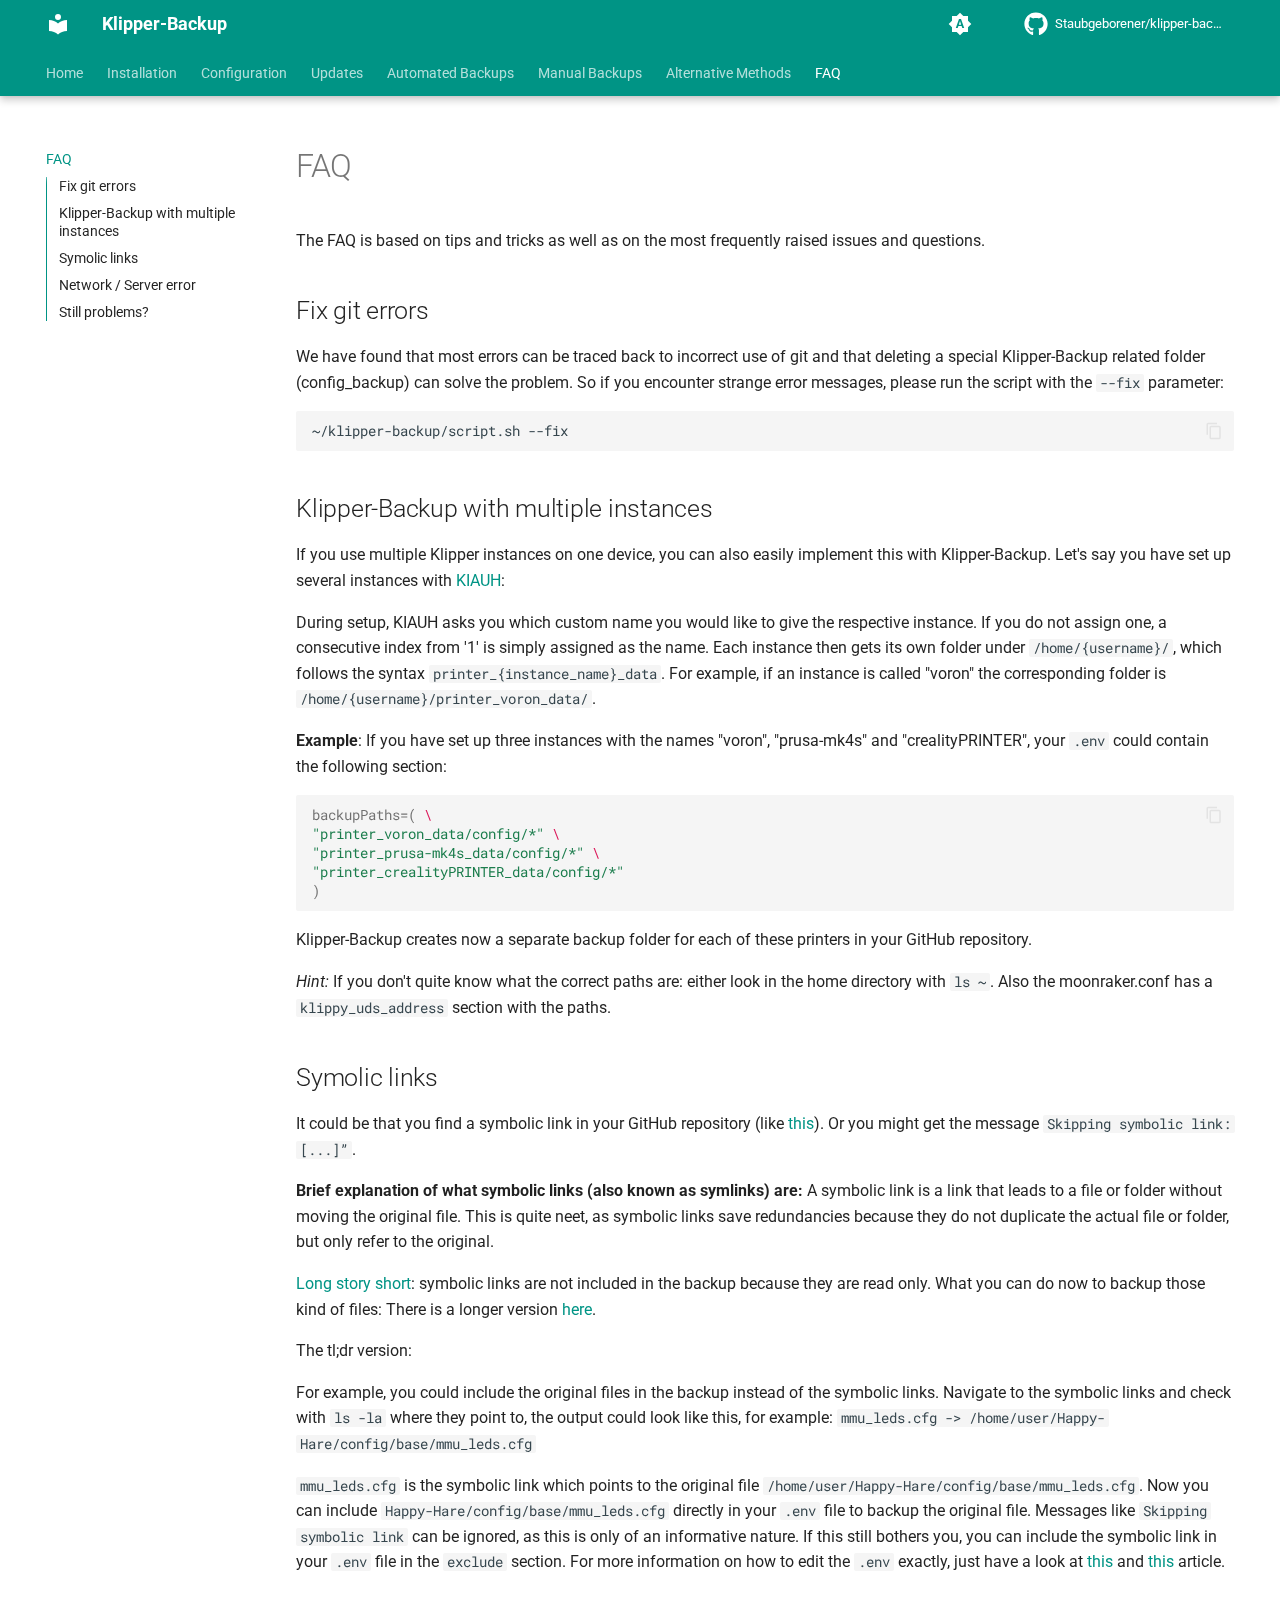
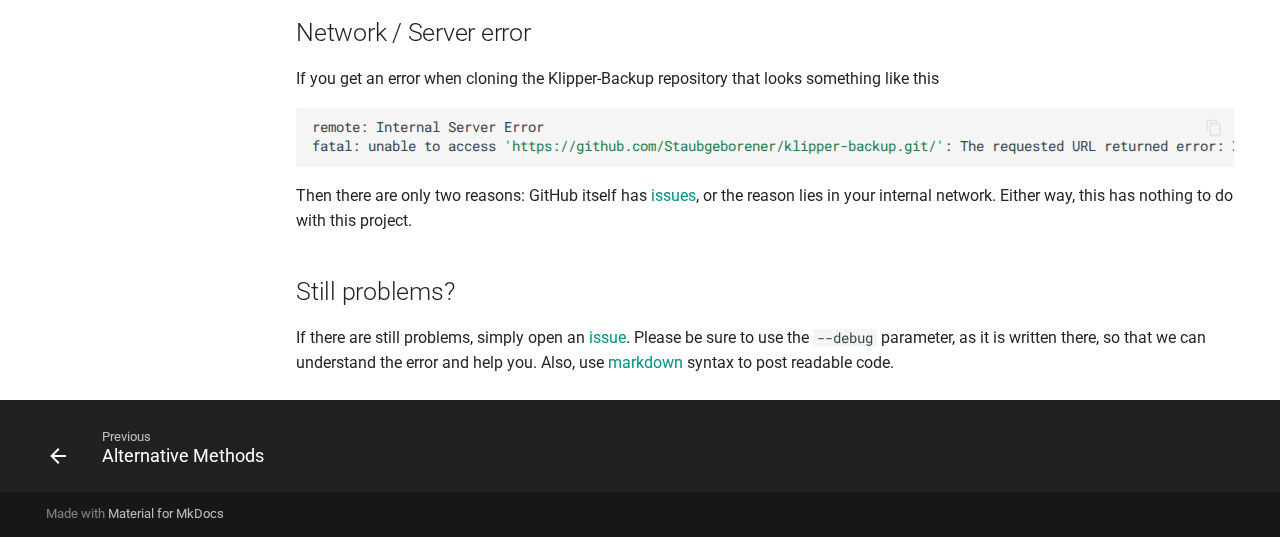
<file: faq/index.html>
<!doctype html>
<html lang="en" class="no-js">
  <head>
    
      <meta charset="utf-8">
      <meta name="viewport" content="width=device-width,initial-scale=1">
      
        <meta name="description" content="Klipper backup script for manual or automated GitHub backups. Lightweight, pragmatic and comfortable">
      
      
      
        <link rel="canonical" href="https://staubgeborener.github.io/klipper-backup/faq/">
      
      
        <link rel="prev" href="../alternative-methods/">
      
      
      
      <link rel="icon" href="../assets/images/favicon.png">
      <meta name="generator" content="mkdocs-1.6.1, mkdocs-material-9.6.9">
    
    
      
        <title>FAQ - Klipper-Backup</title>
      
    
    
      <link rel="stylesheet" href="../assets/stylesheets/main.4af4bdda.min.css">
      
        
        <link rel="stylesheet" href="../assets/stylesheets/palette.06af60db.min.css">
      
      


    
    
      
    
    
      
        
        
        <link rel="preconnect" href="https://fonts.gstatic.com" crossorigin>
        <link rel="stylesheet" href="https://fonts.googleapis.com/css?family=Roboto:300,300i,400,400i,700,700i%7CRoboto+Mono:400,400i,700,700i&display=fallback">
        <style>:root{--md-text-font:"Roboto";--md-code-font:"Roboto Mono"}</style>
      
    
    
      <link rel="stylesheet" href="../style.css">
    
    <script>__md_scope=new URL("..",location),__md_hash=e=>[...e].reduce(((e,_)=>(e<<5)-e+_.charCodeAt(0)),0),__md_get=(e,_=localStorage,t=__md_scope)=>JSON.parse(_.getItem(t.pathname+"."+e)),__md_set=(e,_,t=localStorage,a=__md_scope)=>{try{t.setItem(a.pathname+"."+e,JSON.stringify(_))}catch(e){}}</script>
    
      

    
    
    
  </head>
  
  
    
    
      
    
    
    
    
    <body dir="ltr" data-md-color-scheme="default" data-md-color-primary="indigo" data-md-color-accent="indigo">
  
    
    <input class="md-toggle" data-md-toggle="drawer" type="checkbox" id="__drawer" autocomplete="off">
    <input class="md-toggle" data-md-toggle="search" type="checkbox" id="__search" autocomplete="off">
    <label class="md-overlay" for="__drawer"></label>
    <div data-md-component="skip">
      
        
        <a href="#fix-git-errors" class="md-skip">
          Skip to content
        </a>
      
    </div>
    <div data-md-component="announce">
      
    </div>
    
    
      

  

<header class="md-header md-header--shadow md-header--lifted" data-md-component="header">
  <nav class="md-header__inner md-grid" aria-label="Header">
    <a href=".." title="Klipper-Backup" class="md-header__button md-logo" aria-label="Klipper-Backup" data-md-component="logo">
      
  
  <svg xmlns="http://www.w3.org/2000/svg" viewBox="0 0 24 24"><path d="M12 8a3 3 0 0 0 3-3 3 3 0 0 0-3-3 3 3 0 0 0-3 3 3 3 0 0 0 3 3m0 3.54C9.64 9.35 6.5 8 3 8v11c3.5 0 6.64 1.35 9 3.54 2.36-2.19 5.5-3.54 9-3.54V8c-3.5 0-6.64 1.35-9 3.54"/></svg>

    </a>
    <label class="md-header__button md-icon" for="__drawer">
      
      <svg xmlns="http://www.w3.org/2000/svg" viewBox="0 0 24 24"><path d="M3 6h18v2H3zm0 5h18v2H3zm0 5h18v2H3z"/></svg>
    </label>
    <div class="md-header__title" data-md-component="header-title">
      <div class="md-header__ellipsis">
        <div class="md-header__topic">
          <span class="md-ellipsis">
            Klipper-Backup
          </span>
        </div>
        <div class="md-header__topic" data-md-component="header-topic">
          <span class="md-ellipsis">
            
              FAQ
            
          </span>
        </div>
      </div>
    </div>
    
      
        <form class="md-header__option" data-md-component="palette">
  
    
    
    
    <input class="md-option" data-md-color-media="(prefers-color-scheme)" data-md-color-scheme="default" data-md-color-primary="indigo" data-md-color-accent="indigo"  aria-label="Switch to light mode"  type="radio" name="__palette" id="__palette_0">
    
      <label class="md-header__button md-icon" title="Switch to light mode" for="__palette_1" hidden>
        <svg xmlns="http://www.w3.org/2000/svg" viewBox="0 0 24 24"><path d="m14.3 16-.7-2h-3.2l-.7 2H7.8L11 7h2l3.2 9zM20 8.69V4h-4.69L12 .69 8.69 4H4v4.69L.69 12 4 15.31V20h4.69L12 23.31 15.31 20H20v-4.69L23.31 12zm-9.15 3.96h2.3L12 9z"/></svg>
      </label>
    
  
    
    
    
    <input class="md-option" data-md-color-media="(prefers-color-scheme: light)" data-md-color-scheme="default" data-md-color-primary="teal" data-md-color-accent="lime"  aria-label="Switch to dark mode"  type="radio" name="__palette" id="__palette_1">
    
      <label class="md-header__button md-icon" title="Switch to dark mode" for="__palette_2" hidden>
        <svg xmlns="http://www.w3.org/2000/svg" viewBox="0 0 24 24"><path d="M12 8a4 4 0 0 0-4 4 4 4 0 0 0 4 4 4 4 0 0 0 4-4 4 4 0 0 0-4-4m0 10a6 6 0 0 1-6-6 6 6 0 0 1 6-6 6 6 0 0 1 6 6 6 6 0 0 1-6 6m8-9.31V4h-4.69L12 .69 8.69 4H4v4.69L.69 12 4 15.31V20h4.69L12 23.31 15.31 20H20v-4.69L23.31 12z"/></svg>
      </label>
    
  
    
    
    
    <input class="md-option" data-md-color-media="(prefers-color-scheme: dark)" data-md-color-scheme="slate" data-md-color-primary="teal" data-md-color-accent="purple"  aria-label="Switch to system preference"  type="radio" name="__palette" id="__palette_2">
    
      <label class="md-header__button md-icon" title="Switch to system preference" for="__palette_0" hidden>
        <svg xmlns="http://www.w3.org/2000/svg" viewBox="0 0 24 24"><path d="M12 18c-.89 0-1.74-.2-2.5-.55C11.56 16.5 13 14.42 13 12s-1.44-4.5-3.5-5.45C10.26 6.2 11.11 6 12 6a6 6 0 0 1 6 6 6 6 0 0 1-6 6m8-9.31V4h-4.69L12 .69 8.69 4H4v4.69L.69 12 4 15.31V20h4.69L12 23.31 15.31 20H20v-4.69L23.31 12z"/></svg>
      </label>
    
  
</form>
      
    
    
      <script>var palette=__md_get("__palette");if(palette&&palette.color){if("(prefers-color-scheme)"===palette.color.media){var media=matchMedia("(prefers-color-scheme: light)"),input=document.querySelector(media.matches?"[data-md-color-media='(prefers-color-scheme: light)']":"[data-md-color-media='(prefers-color-scheme: dark)']");palette.color.media=input.getAttribute("data-md-color-media"),palette.color.scheme=input.getAttribute("data-md-color-scheme"),palette.color.primary=input.getAttribute("data-md-color-primary"),palette.color.accent=input.getAttribute("data-md-color-accent")}for(var[key,value]of Object.entries(palette.color))document.body.setAttribute("data-md-color-"+key,value)}</script>
    
    
    
    
      <div class="md-header__source">
        <a href="https://github.com/Staubgeborener/klipper-backup/" title="Go to repository" class="md-source" data-md-component="source">
  <div class="md-source__icon md-icon">
    
    <svg xmlns="http://www.w3.org/2000/svg" viewBox="0 0 496 512"><!--! Font Awesome Free 6.7.2 by @fontawesome - https://fontawesome.com License - https://fontawesome.com/license/free (Icons: CC BY 4.0, Fonts: SIL OFL 1.1, Code: MIT License) Copyright 2024 Fonticons, Inc.--><path d="M165.9 397.4c0 2-2.3 3.6-5.2 3.6-3.3.3-5.6-1.3-5.6-3.6 0-2 2.3-3.6 5.2-3.6 3-.3 5.6 1.3 5.6 3.6m-31.1-4.5c-.7 2 1.3 4.3 4.3 4.9 2.6 1 5.6 0 6.2-2s-1.3-4.3-4.3-5.2c-2.6-.7-5.5.3-6.2 2.3m44.2-1.7c-2.9.7-4.9 2.6-4.6 4.9.3 2 2.9 3.3 5.9 2.6 2.9-.7 4.9-2.6 4.6-4.6-.3-1.9-3-3.2-5.9-2.9M244.8 8C106.1 8 0 113.3 0 252c0 110.9 69.8 205.8 169.5 239.2 12.8 2.3 17.3-5.6 17.3-12.1 0-6.2-.3-40.4-.3-61.4 0 0-70 15-84.7-29.8 0 0-11.4-29.1-27.8-36.6 0 0-22.9-15.7 1.6-15.4 0 0 24.9 2 38.6 25.8 21.9 38.6 58.6 27.5 72.9 20.9 2.3-16 8.8-27.1 16-33.7-55.9-6.2-112.3-14.3-112.3-110.5 0-27.5 7.6-41.3 23.6-58.9-2.6-6.5-11.1-33.3 2.6-67.9 20.9-6.5 69 27 69 27 20-5.6 41.5-8.5 62.8-8.5s42.8 2.9 62.8 8.5c0 0 48.1-33.6 69-27 13.7 34.7 5.2 61.4 2.6 67.9 16 17.7 25.8 31.5 25.8 58.9 0 96.5-58.9 104.2-114.8 110.5 9.2 7.9 17 22.9 17 46.4 0 33.7-.3 75.4-.3 83.6 0 6.5 4.6 14.4 17.3 12.1C428.2 457.8 496 362.9 496 252 496 113.3 383.5 8 244.8 8M97.2 352.9c-1.3 1-1 3.3.7 5.2 1.6 1.6 3.9 2.3 5.2 1 1.3-1 1-3.3-.7-5.2-1.6-1.6-3.9-2.3-5.2-1m-10.8-8.1c-.7 1.3.3 2.9 2.3 3.9 1.6 1 3.6.7 4.3-.7.7-1.3-.3-2.9-2.3-3.9-2-.6-3.6-.3-4.3.7m32.4 35.6c-1.6 1.3-1 4.3 1.3 6.2 2.3 2.3 5.2 2.6 6.5 1 1.3-1.3.7-4.3-1.3-6.2-2.2-2.3-5.2-2.6-6.5-1m-11.4-14.7c-1.6 1-1.6 3.6 0 5.9s4.3 3.3 5.6 2.3c1.6-1.3 1.6-3.9 0-6.2-1.4-2.3-4-3.3-5.6-2"/></svg>
  </div>
  <div class="md-source__repository">
    Staubgeborener/klipper-backup/
  </div>
</a>
      </div>
    
  </nav>
  
    
      
<nav class="md-tabs" aria-label="Tabs" data-md-component="tabs">
  <div class="md-grid">
    <ul class="md-tabs__list">
      
        
  
  
  
    <li class="md-tabs__item">
      <a href=".." class="md-tabs__link">
        
  
    
  
  Home

      </a>
    </li>
  

      
        
  
  
  
    <li class="md-tabs__item">
      <a href="../installation/" class="md-tabs__link">
        
  
    
  
  Installation

      </a>
    </li>
  

      
        
  
  
  
    <li class="md-tabs__item">
      <a href="../configuration/" class="md-tabs__link">
        
  
    
  
  Configuration

      </a>
    </li>
  

      
        
  
  
  
    <li class="md-tabs__item">
      <a href="../updating/" class="md-tabs__link">
        
  
    
  
  Updates

      </a>
    </li>
  

      
        
  
  
  
    <li class="md-tabs__item">
      <a href="../automation/" class="md-tabs__link">
        
  
    
  
  Automated Backups

      </a>
    </li>
  

      
        
  
  
  
    <li class="md-tabs__item">
      <a href="../manual/" class="md-tabs__link">
        
  
    
  
  Manual Backups

      </a>
    </li>
  

      
        
  
  
  
    <li class="md-tabs__item">
      <a href="../alternative-methods/" class="md-tabs__link">
        
  
    
  
  Alternative Methods

      </a>
    </li>
  

      
        
  
  
    
  
  
    <li class="md-tabs__item md-tabs__item--active">
      <a href="./" class="md-tabs__link">
        
  
    
  
  FAQ

      </a>
    </li>
  

      
    </ul>
  </div>
</nav>
    
  
</header>
    
    <div class="md-container" data-md-component="container">
      
      
        
      
      <main class="md-main" data-md-component="main">
        <div class="md-main__inner md-grid">
          
            
              
              <div class="md-sidebar md-sidebar--primary" data-md-component="sidebar" data-md-type="navigation" >
                <div class="md-sidebar__scrollwrap">
                  <div class="md-sidebar__inner">
                    


  


  

<nav class="md-nav md-nav--primary md-nav--lifted md-nav--integrated" aria-label="Navigation" data-md-level="0">
  <label class="md-nav__title" for="__drawer">
    <a href=".." title="Klipper-Backup" class="md-nav__button md-logo" aria-label="Klipper-Backup" data-md-component="logo">
      
  
  <svg xmlns="http://www.w3.org/2000/svg" viewBox="0 0 24 24"><path d="M12 8a3 3 0 0 0 3-3 3 3 0 0 0-3-3 3 3 0 0 0-3 3 3 3 0 0 0 3 3m0 3.54C9.64 9.35 6.5 8 3 8v11c3.5 0 6.64 1.35 9 3.54 2.36-2.19 5.5-3.54 9-3.54V8c-3.5 0-6.64 1.35-9 3.54"/></svg>

    </a>
    Klipper-Backup
  </label>
  
    <div class="md-nav__source">
      <a href="https://github.com/Staubgeborener/klipper-backup/" title="Go to repository" class="md-source" data-md-component="source">
  <div class="md-source__icon md-icon">
    
    <svg xmlns="http://www.w3.org/2000/svg" viewBox="0 0 496 512"><!--! Font Awesome Free 6.7.2 by @fontawesome - https://fontawesome.com License - https://fontawesome.com/license/free (Icons: CC BY 4.0, Fonts: SIL OFL 1.1, Code: MIT License) Copyright 2024 Fonticons, Inc.--><path d="M165.9 397.4c0 2-2.3 3.6-5.2 3.6-3.3.3-5.6-1.3-5.6-3.6 0-2 2.3-3.6 5.2-3.6 3-.3 5.6 1.3 5.6 3.6m-31.1-4.5c-.7 2 1.3 4.3 4.3 4.9 2.6 1 5.6 0 6.2-2s-1.3-4.3-4.3-5.2c-2.6-.7-5.5.3-6.2 2.3m44.2-1.7c-2.9.7-4.9 2.6-4.6 4.9.3 2 2.9 3.3 5.9 2.6 2.9-.7 4.9-2.6 4.6-4.6-.3-1.9-3-3.2-5.9-2.9M244.8 8C106.1 8 0 113.3 0 252c0 110.9 69.8 205.8 169.5 239.2 12.8 2.3 17.3-5.6 17.3-12.1 0-6.2-.3-40.4-.3-61.4 0 0-70 15-84.7-29.8 0 0-11.4-29.1-27.8-36.6 0 0-22.9-15.7 1.6-15.4 0 0 24.9 2 38.6 25.8 21.9 38.6 58.6 27.5 72.9 20.9 2.3-16 8.8-27.1 16-33.7-55.9-6.2-112.3-14.3-112.3-110.5 0-27.5 7.6-41.3 23.6-58.9-2.6-6.5-11.1-33.3 2.6-67.9 20.9-6.5 69 27 69 27 20-5.6 41.5-8.5 62.8-8.5s42.8 2.9 62.8 8.5c0 0 48.1-33.6 69-27 13.7 34.7 5.2 61.4 2.6 67.9 16 17.7 25.8 31.5 25.8 58.9 0 96.5-58.9 104.2-114.8 110.5 9.2 7.9 17 22.9 17 46.4 0 33.7-.3 75.4-.3 83.6 0 6.5 4.6 14.4 17.3 12.1C428.2 457.8 496 362.9 496 252 496 113.3 383.5 8 244.8 8M97.2 352.9c-1.3 1-1 3.3.7 5.2 1.6 1.6 3.9 2.3 5.2 1 1.3-1 1-3.3-.7-5.2-1.6-1.6-3.9-2.3-5.2-1m-10.8-8.1c-.7 1.3.3 2.9 2.3 3.9 1.6 1 3.6.7 4.3-.7.7-1.3-.3-2.9-2.3-3.9-2-.6-3.6-.3-4.3.7m32.4 35.6c-1.6 1.3-1 4.3 1.3 6.2 2.3 2.3 5.2 2.6 6.5 1 1.3-1.3.7-4.3-1.3-6.2-2.2-2.3-5.2-2.6-6.5-1m-11.4-14.7c-1.6 1-1.6 3.6 0 5.9s4.3 3.3 5.6 2.3c1.6-1.3 1.6-3.9 0-6.2-1.4-2.3-4-3.3-5.6-2"/></svg>
  </div>
  <div class="md-source__repository">
    Staubgeborener/klipper-backup/
  </div>
</a>
    </div>
  
  <ul class="md-nav__list" data-md-scrollfix>
    
      
      
  
  
  
  
    <li class="md-nav__item">
      <a href=".." class="md-nav__link">
        
  
  <span class="md-ellipsis">
    Home
    
  </span>
  

      </a>
    </li>
  

    
      
      
  
  
  
  
    <li class="md-nav__item">
      <a href="../installation/" class="md-nav__link">
        
  
  <span class="md-ellipsis">
    Installation
    
  </span>
  

      </a>
    </li>
  

    
      
      
  
  
  
  
    <li class="md-nav__item">
      <a href="../configuration/" class="md-nav__link">
        
  
  <span class="md-ellipsis">
    Configuration
    
  </span>
  

      </a>
    </li>
  

    
      
      
  
  
  
  
    <li class="md-nav__item">
      <a href="../updating/" class="md-nav__link">
        
  
  <span class="md-ellipsis">
    Updates
    
  </span>
  

      </a>
    </li>
  

    
      
      
  
  
  
  
    <li class="md-nav__item">
      <a href="../automation/" class="md-nav__link">
        
  
  <span class="md-ellipsis">
    Automated Backups
    
  </span>
  

      </a>
    </li>
  

    
      
      
  
  
  
  
    <li class="md-nav__item">
      <a href="../manual/" class="md-nav__link">
        
  
  <span class="md-ellipsis">
    Manual Backups
    
  </span>
  

      </a>
    </li>
  

    
      
      
  
  
  
  
    <li class="md-nav__item">
      <a href="../alternative-methods/" class="md-nav__link">
        
  
  <span class="md-ellipsis">
    Alternative Methods
    
  </span>
  

      </a>
    </li>
  

    
      
      
  
  
    
  
  
  
    <li class="md-nav__item md-nav__item--active">
      
      <input class="md-nav__toggle md-toggle" type="checkbox" id="__toc">
      
      
      
        <label class="md-nav__link md-nav__link--active" for="__toc">
          
  
  <span class="md-ellipsis">
    FAQ
    
  </span>
  

          <span class="md-nav__icon md-icon"></span>
        </label>
      
      <a href="./" class="md-nav__link md-nav__link--active">
        
  
  <span class="md-ellipsis">
    FAQ
    
  </span>
  

      </a>
      
        

<nav class="md-nav md-nav--secondary" aria-label="Table of contents">
  
  
  
  
    <label class="md-nav__title" for="__toc">
      <span class="md-nav__icon md-icon"></span>
      Table of contents
    </label>
    <ul class="md-nav__list" data-md-component="toc" data-md-scrollfix>
      
        <li class="md-nav__item">
  <a href="#fix-git-errors" class="md-nav__link">
    <span class="md-ellipsis">
      Fix git errors
    </span>
  </a>
  
</li>
      
        <li class="md-nav__item">
  <a href="#klipper-backup-with-multiple-instances" class="md-nav__link">
    <span class="md-ellipsis">
      Klipper-Backup with multiple instances
    </span>
  </a>
  
</li>
      
        <li class="md-nav__item">
  <a href="#symolic-links" class="md-nav__link">
    <span class="md-ellipsis">
      Symolic links
    </span>
  </a>
  
</li>
      
        <li class="md-nav__item">
  <a href="#network-server-error" class="md-nav__link">
    <span class="md-ellipsis">
      Network / Server error
    </span>
  </a>
  
</li>
      
        <li class="md-nav__item">
  <a href="#still-problems" class="md-nav__link">
    <span class="md-ellipsis">
      Still problems?
    </span>
  </a>
  
</li>
      
    </ul>
  
</nav>
      
    </li>
  

    
  </ul>
</nav>
                  </div>
                </div>
              </div>
            
            
          
          
            <div class="md-content" data-md-component="content">
              <article class="md-content__inner md-typeset">
                
                  


  
  


  <h1>FAQ</h1>

<div><p>The FAQ is based on tips and tricks as well as on the most frequently raised issues and questions.</p>
<h2 id="fix-git-errors">Fix git errors<a class="headerlink" href="#fix-git-errors" title="Permanent link">¶</a></h2>
<p>We have found that most errors can be traced back to incorrect use of git and that deleting a special Klipper-Backup related folder (config_backup) can solve the problem. So if you encounter strange error messages, please run the script with the <code>--fix</code> parameter:</p>
<div class="highlight"><pre><span></span><code><a id="__codelineno-0-1" name="__codelineno-0-1" href="#__codelineno-0-1"></a>~/klipper-backup/script.sh<span class="w"> </span>--fix
</code></pre></div>
<h2 id="klipper-backup-with-multiple-instances">Klipper-Backup with multiple instances<a class="headerlink" href="#klipper-backup-with-multiple-instances" title="Permanent link">¶</a></h2>
<p>If you use multiple Klipper instances on one device, you can also easily implement this with Klipper-Backup. Let's say you have set up several instances with <a href="https://github.com/dw-0/kiauh">KIAUH</a>:</p>
<p>During setup, KIAUH asks you which custom name you would like to give the respective instance. If you do not assign one, a consecutive index from '1' is simply assigned as the name.
Each instance then gets its own folder under <code>/home/{username}/</code>, which follows the syntax <code>printer_{instance_name}_data</code>. For example, if an instance is called "voron" the corresponding folder is <code>/home/{username}/printer_voron_data/</code>.</p>
<p><strong>Example</strong>: If you have set up three instances with the names "voron", "prusa-mk4s" and "crealityPRINTER", your <code>.env</code> could contain the following section:</p>
<div class="highlight"><pre><span></span><code><a id="__codelineno-1-1" name="__codelineno-1-1" href="#__codelineno-1-1"></a><span class="nv">backupPaths</span><span class="o">=(</span><span class="w"> </span><span class="se">\</span>
<a id="__codelineno-1-2" name="__codelineno-1-2" href="#__codelineno-1-2"></a><span class="s2">"printer_voron_data/config/*"</span><span class="w"> </span><span class="se">\</span>
<a id="__codelineno-1-3" name="__codelineno-1-3" href="#__codelineno-1-3"></a><span class="s2">"printer_prusa-mk4s_data/config/*"</span><span class="w"> </span><span class="se">\</span>
<a id="__codelineno-1-4" name="__codelineno-1-4" href="#__codelineno-1-4"></a><span class="s2">"printer_crealityPRINTER_data/config/*"</span>
<a id="__codelineno-1-5" name="__codelineno-1-5" href="#__codelineno-1-5"></a><span class="o">)</span>
</code></pre></div>
<p>Klipper-Backup creates now a separate backup folder for each of these printers in your GitHub repository.</p>
<p><em>Hint:</em> If you don't quite know what the correct paths are: either look in the home directory with <code>ls ~</code>. Also the moonraker.conf has a <code>klippy_uds_address</code> section with the paths.</p>
<h2 id="symolic-links">Symolic links<a class="headerlink" href="#symolic-links" title="Permanent link">¶</a></h2>
<p>It could be that you find a symbolic link in your GitHub repository (like <a href="../images/symbolic_link_GitHub.png">this</a>). Or you might get the message <code>Skipping symbolic link: [...]”</code>.</p>
<p><strong>Brief explanation of what symbolic links (also known as symlinks) are:</strong> A symbolic link is a link that leads to a file or folder without moving the original file. This is quite neet, as symbolic links save redundancies because they do not duplicate the actual file or folder, but only refer to the original.</p>
<p><a href="https://github.com/Staubgeborener/Klipper-Backup/issues/69#issuecomment-1965839873">Long story short</a>: symbolic links are not included in the backup because they are read only. What you can do now to backup those kind of files: There is a longer version <a href="https://github.com/Staubgeborener/Klipper-Backup/issues/121#issuecomment-2345459135">here</a>.</p>
<p>The tl;dr version:</p>
<p>For example, you could include the original files in the backup instead of the symbolic links. Navigate to the symbolic links and check with <code>ls -la</code> where they point to, the output could look like this, for example:
<code>mmu_leds.cfg -&gt; /home/user/Happy-Hare/config/base/mmu_leds.cfg</code></p>
<p><code>mmu_leds.cfg</code> is the symbolic link which points to the original file <code>/home/user/Happy-Hare/config/base/mmu_leds.cfg</code>. Now you can include <code>Happy-Hare/config/base/mmu_leds.cfg</code> directly in your <code>.env</code> file to backup the original file.
Messages like <code>Skipping symbolic link</code> can be ignored, as this is only of an informative nature. If this still bothers you, you can include the symbolic link in your <code>.env</code> file in the <code>exclude</code> section.
For more information on how to edit the <code>.env</code> exactly, just have a look at <a href="configuration/#paths">this</a> and <a href="configuration/#gitignore-do-not-upload-certain-files">this</a> article.</p>
<h2 id="network-server-error">Network / Server error<a class="headerlink" href="#network-server-error" title="Permanent link">¶</a></h2>
<p>If you get an error when cloning the Klipper-Backup repository that looks something like this</p>
<div class="highlight"><pre><span></span><code><a id="__codelineno-2-1" name="__codelineno-2-1" href="#__codelineno-2-1"></a>remote:<span class="w"> </span>Internal<span class="w"> </span>Server<span class="w"> </span>Error
<a id="__codelineno-2-2" name="__codelineno-2-2" href="#__codelineno-2-2"></a>fatal:<span class="w"> </span>unable<span class="w"> </span>to<span class="w"> </span>access<span class="w"> </span><span class="s1">'https://github.com/Staubgeborener/klipper-backup.git/'</span>:<span class="w"> </span>The<span class="w"> </span>requested<span class="w"> </span>URL<span class="w"> </span>returned<span class="w"> </span>error:<span class="w"> </span>XXX
</code></pre></div>
<p>Then there are only two reasons: GitHub itself has <a href="https://www.githubstatus.com/">issues</a>, or the reason lies in your internal network. Either way, this has nothing to do with this project.</p>
<h2 id="still-problems">Still problems?<a class="headerlink" href="#still-problems" title="Permanent link">¶</a></h2>
<p>If there are still problems, simply open an <a href="https://github.com/Staubgeborener/klipper-backup/issues">issue</a>. Please be sure to use the <code>--debug</code> parameter, as it is written there, so that we can understand the error and help you. Also, use <a href="https://docs.github.com/de/get-started/writing-on-github/getting-started-with-writing-and-formatting-on-github/basic-writing-and-formatting-syntax">markdown</a> syntax to post readable code.</p></div>












                
              </article>
            </div>
          
          
  <script>var tabs=__md_get("__tabs");if(Array.isArray(tabs))e:for(var set of document.querySelectorAll(".tabbed-set")){var labels=set.querySelector(".tabbed-labels");for(var tab of tabs)for(var label of labels.getElementsByTagName("label"))if(label.innerText.trim()===tab){var input=document.getElementById(label.htmlFor);input.checked=!0;continue e}}</script>

<script>var target=document.getElementById(location.hash.slice(1));target&&target.name&&(target.checked=target.name.startsWith("__tabbed_"))</script>
        </div>
        
          <button type="button" class="md-top md-icon" data-md-component="top" hidden>
  
  <svg xmlns="http://www.w3.org/2000/svg" viewBox="0 0 24 24"><path d="M13 20h-2V8l-5.5 5.5-1.42-1.42L12 4.16l7.92 7.92-1.42 1.42L13 8z"/></svg>
  Back to top
</button>
        
      </main>
      
        <footer class="md-footer">
  
    
      
      <nav class="md-footer__inner md-grid" aria-label="Footer" >
        
          
          <a href="../alternative-methods/" class="md-footer__link md-footer__link--prev" aria-label="Previous: Alternative Methods">
            <div class="md-footer__button md-icon">
              
              <svg xmlns="http://www.w3.org/2000/svg" viewBox="0 0 24 24"><path d="M20 11v2H8l5.5 5.5-1.42 1.42L4.16 12l7.92-7.92L13.5 5.5 8 11z"/></svg>
            </div>
            <div class="md-footer__title">
              <span class="md-footer__direction">
                Previous
              </span>
              <div class="md-ellipsis">
                Alternative Methods
              </div>
            </div>
          </a>
        
        
      </nav>
    
  
  <div class="md-footer-meta md-typeset">
    <div class="md-footer-meta__inner md-grid">
      <div class="md-copyright">
  
  
    Made with
    <a href="https://squidfunk.github.io/mkdocs-material/" target="_blank" rel="noopener">
      Material for MkDocs
    </a>
  
</div>
      
    </div>
  </div>
</footer>
      
    </div>
    <div class="md-dialog" data-md-component="dialog">
      <div class="md-dialog__inner md-typeset"></div>
    </div>
    
    
    <script id="__config" type="application/json">{"base": "..", "features": ["navigation.tabs", "navigation.tabs.sticky", "navigation.instant", "navigation.tracking", "navigation.sections", "navigation.footer", "toc.integrate", "navigation.top", "search.suggest", "search.highlight", "content.tabs.link", "content.code.annotate", "content.code.copy"], "search": "../assets/javascripts/workers/search.f8cc74c7.min.js", "translations": {"clipboard.copied": "Copied to clipboard", "clipboard.copy": "Copy to clipboard", "search.result.more.one": "1 more on this page", "search.result.more.other": "# more on this page", "search.result.none": "No matching documents", "search.result.one": "1 matching document", "search.result.other": "# matching documents", "search.result.placeholder": "Type to start searching", "search.result.term.missing": "Missing", "select.version": "Select version"}}</script>
    
    
      <script src="../assets/javascripts/bundle.c8b220af.min.js"></script>
      
    
  </body>
</html>
</file>
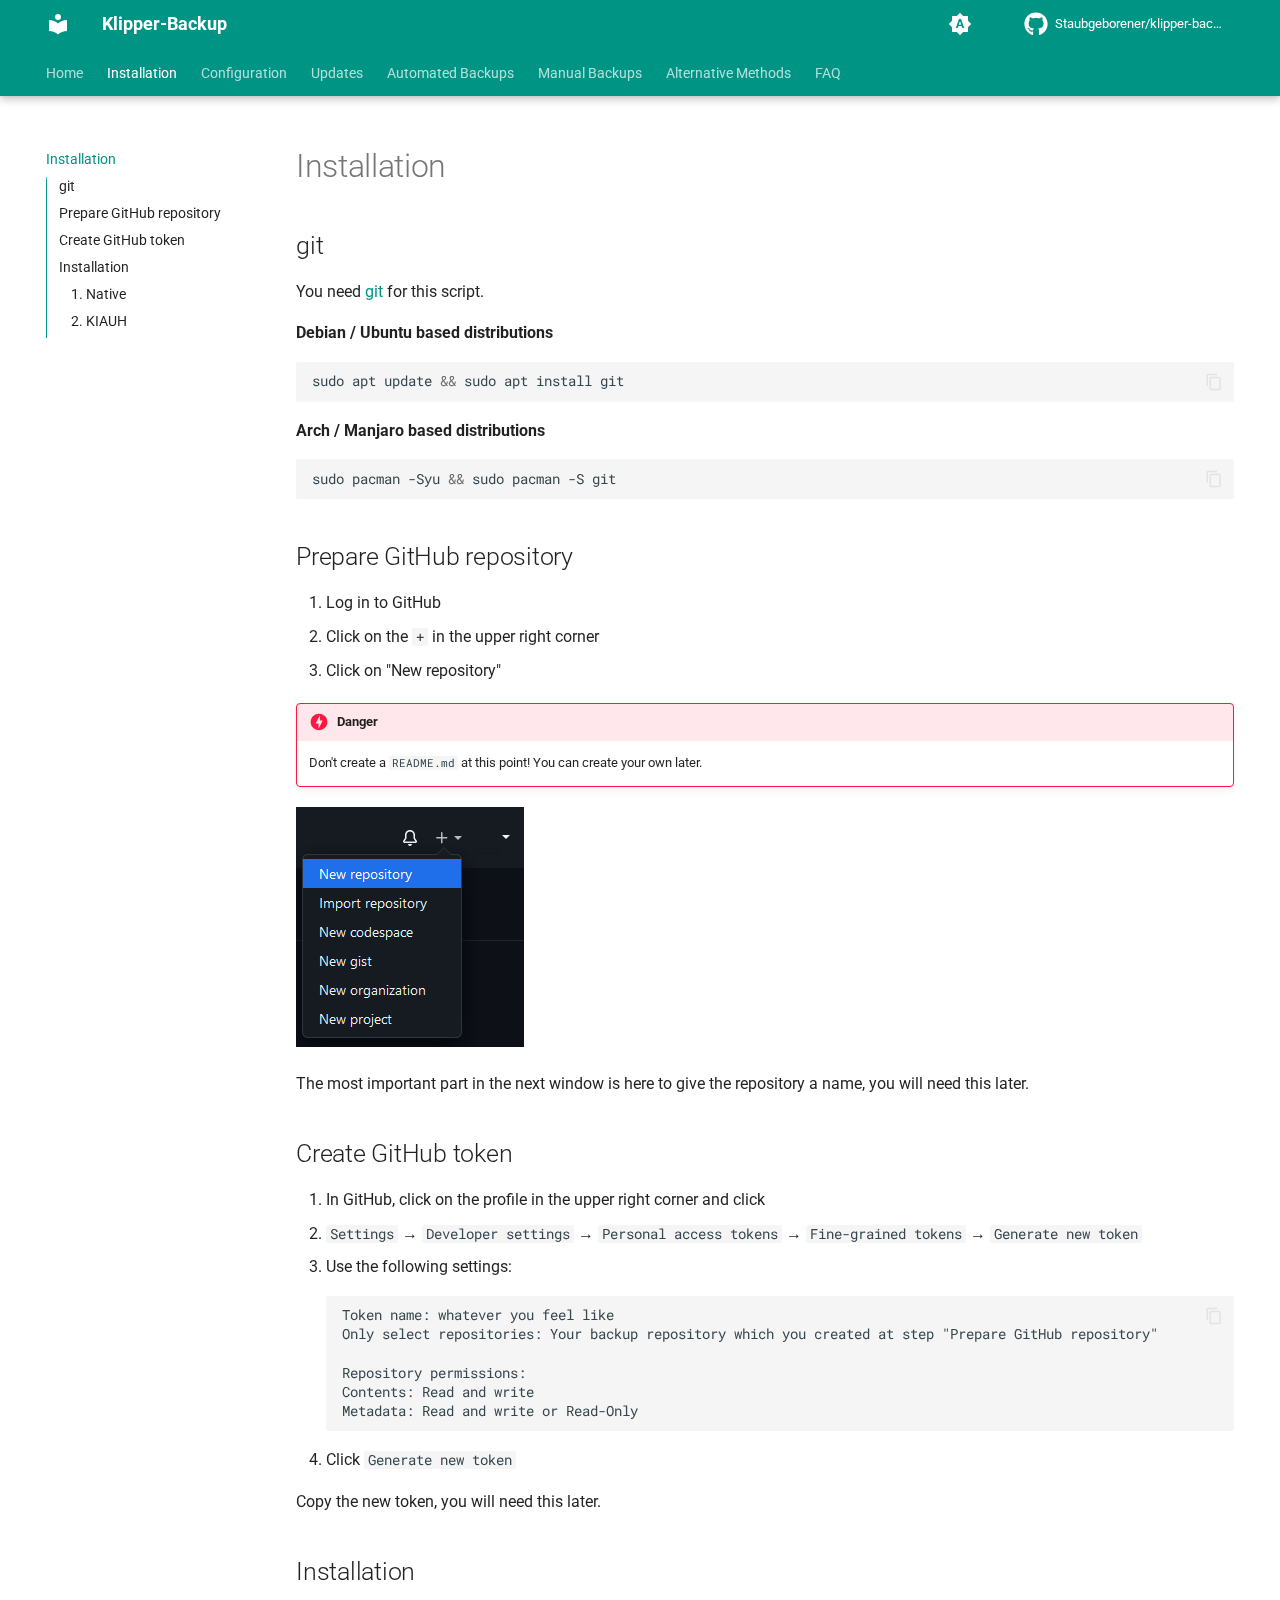
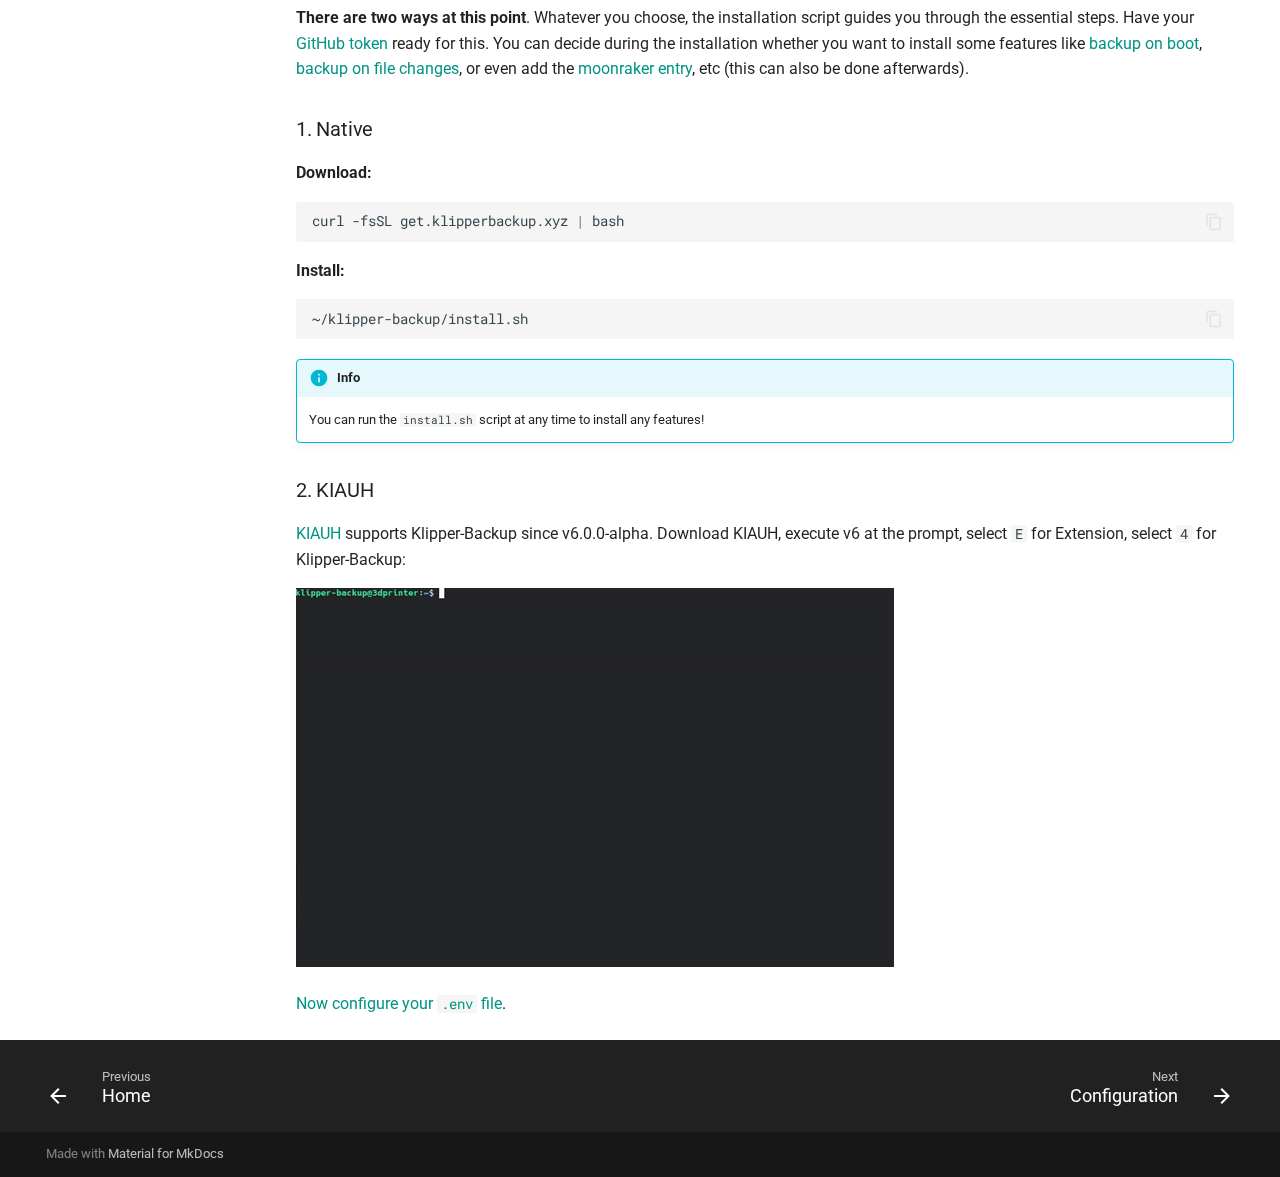
<file: installation/index.html>
<!doctype html>
<html lang="en" class="no-js">
  <head>
    
      <meta charset="utf-8">
      <meta name="viewport" content="width=device-width,initial-scale=1">
      
        <meta name="description" content="Klipper backup script for manual or automated GitHub backups. Lightweight, pragmatic and comfortable">
      
      
      
        <link rel="canonical" href="https://staubgeborener.github.io/klipper-backup/installation/">
      
      
        <link rel="prev" href="..">
      
      
        <link rel="next" href="../configuration/">
      
      
      <link rel="icon" href="../assets/images/favicon.png">
      <meta name="generator" content="mkdocs-1.6.1, mkdocs-material-9.6.9">
    
    
      
        <title>Installation - Klipper-Backup</title>
      
    
    
      <link rel="stylesheet" href="../assets/stylesheets/main.4af4bdda.min.css">
      
        
        <link rel="stylesheet" href="../assets/stylesheets/palette.06af60db.min.css">
      
      


    
    
      
    
    
      
        
        
        <link rel="preconnect" href="https://fonts.gstatic.com" crossorigin>
        <link rel="stylesheet" href="https://fonts.googleapis.com/css?family=Roboto:300,300i,400,400i,700,700i%7CRoboto+Mono:400,400i,700,700i&display=fallback">
        <style>:root{--md-text-font:"Roboto";--md-code-font:"Roboto Mono"}</style>
      
    
    
      <link rel="stylesheet" href="../style.css">
    
    <script>__md_scope=new URL("..",location),__md_hash=e=>[...e].reduce(((e,_)=>(e<<5)-e+_.charCodeAt(0)),0),__md_get=(e,_=localStorage,t=__md_scope)=>JSON.parse(_.getItem(t.pathname+"."+e)),__md_set=(e,_,t=localStorage,a=__md_scope)=>{try{t.setItem(a.pathname+"."+e,JSON.stringify(_))}catch(e){}}</script>
    
      

    
    
    
  </head>
  
  
    
    
      
    
    
    
    
    <body dir="ltr" data-md-color-scheme="default" data-md-color-primary="indigo" data-md-color-accent="indigo">
  
    
    <input class="md-toggle" data-md-toggle="drawer" type="checkbox" id="__drawer" autocomplete="off">
    <input class="md-toggle" data-md-toggle="search" type="checkbox" id="__search" autocomplete="off">
    <label class="md-overlay" for="__drawer"></label>
    <div data-md-component="skip">
      
        
        <a href="#git" class="md-skip">
          Skip to content
        </a>
      
    </div>
    <div data-md-component="announce">
      
    </div>
    
    
      

  

<header class="md-header md-header--shadow md-header--lifted" data-md-component="header">
  <nav class="md-header__inner md-grid" aria-label="Header">
    <a href=".." title="Klipper-Backup" class="md-header__button md-logo" aria-label="Klipper-Backup" data-md-component="logo">
      
  
  <svg xmlns="http://www.w3.org/2000/svg" viewBox="0 0 24 24"><path d="M12 8a3 3 0 0 0 3-3 3 3 0 0 0-3-3 3 3 0 0 0-3 3 3 3 0 0 0 3 3m0 3.54C9.64 9.35 6.5 8 3 8v11c3.5 0 6.64 1.35 9 3.54 2.36-2.19 5.5-3.54 9-3.54V8c-3.5 0-6.64 1.35-9 3.54"/></svg>

    </a>
    <label class="md-header__button md-icon" for="__drawer">
      
      <svg xmlns="http://www.w3.org/2000/svg" viewBox="0 0 24 24"><path d="M3 6h18v2H3zm0 5h18v2H3zm0 5h18v2H3z"/></svg>
    </label>
    <div class="md-header__title" data-md-component="header-title">
      <div class="md-header__ellipsis">
        <div class="md-header__topic">
          <span class="md-ellipsis">
            Klipper-Backup
          </span>
        </div>
        <div class="md-header__topic" data-md-component="header-topic">
          <span class="md-ellipsis">
            
              Installation
            
          </span>
        </div>
      </div>
    </div>
    
      
        <form class="md-header__option" data-md-component="palette">
  
    
    
    
    <input class="md-option" data-md-color-media="(prefers-color-scheme)" data-md-color-scheme="default" data-md-color-primary="indigo" data-md-color-accent="indigo"  aria-label="Switch to light mode"  type="radio" name="__palette" id="__palette_0">
    
      <label class="md-header__button md-icon" title="Switch to light mode" for="__palette_1" hidden>
        <svg xmlns="http://www.w3.org/2000/svg" viewBox="0 0 24 24"><path d="m14.3 16-.7-2h-3.2l-.7 2H7.8L11 7h2l3.2 9zM20 8.69V4h-4.69L12 .69 8.69 4H4v4.69L.69 12 4 15.31V20h4.69L12 23.31 15.31 20H20v-4.69L23.31 12zm-9.15 3.96h2.3L12 9z"/></svg>
      </label>
    
  
    
    
    
    <input class="md-option" data-md-color-media="(prefers-color-scheme: light)" data-md-color-scheme="default" data-md-color-primary="teal" data-md-color-accent="lime"  aria-label="Switch to dark mode"  type="radio" name="__palette" id="__palette_1">
    
      <label class="md-header__button md-icon" title="Switch to dark mode" for="__palette_2" hidden>
        <svg xmlns="http://www.w3.org/2000/svg" viewBox="0 0 24 24"><path d="M12 8a4 4 0 0 0-4 4 4 4 0 0 0 4 4 4 4 0 0 0 4-4 4 4 0 0 0-4-4m0 10a6 6 0 0 1-6-6 6 6 0 0 1 6-6 6 6 0 0 1 6 6 6 6 0 0 1-6 6m8-9.31V4h-4.69L12 .69 8.69 4H4v4.69L.69 12 4 15.31V20h4.69L12 23.31 15.31 20H20v-4.69L23.31 12z"/></svg>
      </label>
    
  
    
    
    
    <input class="md-option" data-md-color-media="(prefers-color-scheme: dark)" data-md-color-scheme="slate" data-md-color-primary="teal" data-md-color-accent="purple"  aria-label="Switch to system preference"  type="radio" name="__palette" id="__palette_2">
    
      <label class="md-header__button md-icon" title="Switch to system preference" for="__palette_0" hidden>
        <svg xmlns="http://www.w3.org/2000/svg" viewBox="0 0 24 24"><path d="M12 18c-.89 0-1.74-.2-2.5-.55C11.56 16.5 13 14.42 13 12s-1.44-4.5-3.5-5.45C10.26 6.2 11.11 6 12 6a6 6 0 0 1 6 6 6 6 0 0 1-6 6m8-9.31V4h-4.69L12 .69 8.69 4H4v4.69L.69 12 4 15.31V20h4.69L12 23.31 15.31 20H20v-4.69L23.31 12z"/></svg>
      </label>
    
  
</form>
      
    
    
      <script>var palette=__md_get("__palette");if(palette&&palette.color){if("(prefers-color-scheme)"===palette.color.media){var media=matchMedia("(prefers-color-scheme: light)"),input=document.querySelector(media.matches?"[data-md-color-media='(prefers-color-scheme: light)']":"[data-md-color-media='(prefers-color-scheme: dark)']");palette.color.media=input.getAttribute("data-md-color-media"),palette.color.scheme=input.getAttribute("data-md-color-scheme"),palette.color.primary=input.getAttribute("data-md-color-primary"),palette.color.accent=input.getAttribute("data-md-color-accent")}for(var[key,value]of Object.entries(palette.color))document.body.setAttribute("data-md-color-"+key,value)}</script>
    
    
    
    
      <div class="md-header__source">
        <a href="https://github.com/Staubgeborener/klipper-backup/" title="Go to repository" class="md-source" data-md-component="source">
  <div class="md-source__icon md-icon">
    
    <svg xmlns="http://www.w3.org/2000/svg" viewBox="0 0 496 512"><!--! Font Awesome Free 6.7.2 by @fontawesome - https://fontawesome.com License - https://fontawesome.com/license/free (Icons: CC BY 4.0, Fonts: SIL OFL 1.1, Code: MIT License) Copyright 2024 Fonticons, Inc.--><path d="M165.9 397.4c0 2-2.3 3.6-5.2 3.6-3.3.3-5.6-1.3-5.6-3.6 0-2 2.3-3.6 5.2-3.6 3-.3 5.6 1.3 5.6 3.6m-31.1-4.5c-.7 2 1.3 4.3 4.3 4.9 2.6 1 5.6 0 6.2-2s-1.3-4.3-4.3-5.2c-2.6-.7-5.5.3-6.2 2.3m44.2-1.7c-2.9.7-4.9 2.6-4.6 4.9.3 2 2.9 3.3 5.9 2.6 2.9-.7 4.9-2.6 4.6-4.6-.3-1.9-3-3.2-5.9-2.9M244.8 8C106.1 8 0 113.3 0 252c0 110.9 69.8 205.8 169.5 239.2 12.8 2.3 17.3-5.6 17.3-12.1 0-6.2-.3-40.4-.3-61.4 0 0-70 15-84.7-29.8 0 0-11.4-29.1-27.8-36.6 0 0-22.9-15.7 1.6-15.4 0 0 24.9 2 38.6 25.8 21.9 38.6 58.6 27.5 72.9 20.9 2.3-16 8.8-27.1 16-33.7-55.9-6.2-112.3-14.3-112.3-110.5 0-27.5 7.6-41.3 23.6-58.9-2.6-6.5-11.1-33.3 2.6-67.9 20.9-6.5 69 27 69 27 20-5.6 41.5-8.5 62.8-8.5s42.8 2.9 62.8 8.5c0 0 48.1-33.6 69-27 13.7 34.7 5.2 61.4 2.6 67.9 16 17.7 25.8 31.5 25.8 58.9 0 96.5-58.9 104.2-114.8 110.5 9.2 7.9 17 22.9 17 46.4 0 33.7-.3 75.4-.3 83.6 0 6.5 4.6 14.4 17.3 12.1C428.2 457.8 496 362.9 496 252 496 113.3 383.5 8 244.8 8M97.2 352.9c-1.3 1-1 3.3.7 5.2 1.6 1.6 3.9 2.3 5.2 1 1.3-1 1-3.3-.7-5.2-1.6-1.6-3.9-2.3-5.2-1m-10.8-8.1c-.7 1.3.3 2.9 2.3 3.9 1.6 1 3.6.7 4.3-.7.7-1.3-.3-2.9-2.3-3.9-2-.6-3.6-.3-4.3.7m32.4 35.6c-1.6 1.3-1 4.3 1.3 6.2 2.3 2.3 5.2 2.6 6.5 1 1.3-1.3.7-4.3-1.3-6.2-2.2-2.3-5.2-2.6-6.5-1m-11.4-14.7c-1.6 1-1.6 3.6 0 5.9s4.3 3.3 5.6 2.3c1.6-1.3 1.6-3.9 0-6.2-1.4-2.3-4-3.3-5.6-2"/></svg>
  </div>
  <div class="md-source__repository">
    Staubgeborener/klipper-backup/
  </div>
</a>
      </div>
    
  </nav>
  
    
      
<nav class="md-tabs" aria-label="Tabs" data-md-component="tabs">
  <div class="md-grid">
    <ul class="md-tabs__list">
      
        
  
  
  
    <li class="md-tabs__item">
      <a href=".." class="md-tabs__link">
        
  
    
  
  Home

      </a>
    </li>
  

      
        
  
  
    
  
  
    <li class="md-tabs__item md-tabs__item--active">
      <a href="./" class="md-tabs__link">
        
  
    
  
  Installation

      </a>
    </li>
  

      
        
  
  
  
    <li class="md-tabs__item">
      <a href="../configuration/" class="md-tabs__link">
        
  
    
  
  Configuration

      </a>
    </li>
  

      
        
  
  
  
    <li class="md-tabs__item">
      <a href="../updating/" class="md-tabs__link">
        
  
    
  
  Updates

      </a>
    </li>
  

      
        
  
  
  
    <li class="md-tabs__item">
      <a href="../automation/" class="md-tabs__link">
        
  
    
  
  Automated Backups

      </a>
    </li>
  

      
        
  
  
  
    <li class="md-tabs__item">
      <a href="../manual/" class="md-tabs__link">
        
  
    
  
  Manual Backups

      </a>
    </li>
  

      
        
  
  
  
    <li class="md-tabs__item">
      <a href="../alternative-methods/" class="md-tabs__link">
        
  
    
  
  Alternative Methods

      </a>
    </li>
  

      
        
  
  
  
    <li class="md-tabs__item">
      <a href="../faq/" class="md-tabs__link">
        
  
    
  
  FAQ

      </a>
    </li>
  

      
    </ul>
  </div>
</nav>
    
  
</header>
    
    <div class="md-container" data-md-component="container">
      
      
        
      
      <main class="md-main" data-md-component="main">
        <div class="md-main__inner md-grid">
          
            
              
              <div class="md-sidebar md-sidebar--primary" data-md-component="sidebar" data-md-type="navigation" >
                <div class="md-sidebar__scrollwrap">
                  <div class="md-sidebar__inner">
                    


  


  

<nav class="md-nav md-nav--primary md-nav--lifted md-nav--integrated" aria-label="Navigation" data-md-level="0">
  <label class="md-nav__title" for="__drawer">
    <a href=".." title="Klipper-Backup" class="md-nav__button md-logo" aria-label="Klipper-Backup" data-md-component="logo">
      
  
  <svg xmlns="http://www.w3.org/2000/svg" viewBox="0 0 24 24"><path d="M12 8a3 3 0 0 0 3-3 3 3 0 0 0-3-3 3 3 0 0 0-3 3 3 3 0 0 0 3 3m0 3.54C9.64 9.35 6.5 8 3 8v11c3.5 0 6.64 1.35 9 3.54 2.36-2.19 5.5-3.54 9-3.54V8c-3.5 0-6.64 1.35-9 3.54"/></svg>

    </a>
    Klipper-Backup
  </label>
  
    <div class="md-nav__source">
      <a href="https://github.com/Staubgeborener/klipper-backup/" title="Go to repository" class="md-source" data-md-component="source">
  <div class="md-source__icon md-icon">
    
    <svg xmlns="http://www.w3.org/2000/svg" viewBox="0 0 496 512"><!--! Font Awesome Free 6.7.2 by @fontawesome - https://fontawesome.com License - https://fontawesome.com/license/free (Icons: CC BY 4.0, Fonts: SIL OFL 1.1, Code: MIT License) Copyright 2024 Fonticons, Inc.--><path d="M165.9 397.4c0 2-2.3 3.6-5.2 3.6-3.3.3-5.6-1.3-5.6-3.6 0-2 2.3-3.6 5.2-3.6 3-.3 5.6 1.3 5.6 3.6m-31.1-4.5c-.7 2 1.3 4.3 4.3 4.9 2.6 1 5.6 0 6.2-2s-1.3-4.3-4.3-5.2c-2.6-.7-5.5.3-6.2 2.3m44.2-1.7c-2.9.7-4.9 2.6-4.6 4.9.3 2 2.9 3.3 5.9 2.6 2.9-.7 4.9-2.6 4.6-4.6-.3-1.9-3-3.2-5.9-2.9M244.8 8C106.1 8 0 113.3 0 252c0 110.9 69.8 205.8 169.5 239.2 12.8 2.3 17.3-5.6 17.3-12.1 0-6.2-.3-40.4-.3-61.4 0 0-70 15-84.7-29.8 0 0-11.4-29.1-27.8-36.6 0 0-22.9-15.7 1.6-15.4 0 0 24.9 2 38.6 25.8 21.9 38.6 58.6 27.5 72.9 20.9 2.3-16 8.8-27.1 16-33.7-55.9-6.2-112.3-14.3-112.3-110.5 0-27.5 7.6-41.3 23.6-58.9-2.6-6.5-11.1-33.3 2.6-67.9 20.9-6.5 69 27 69 27 20-5.6 41.5-8.5 62.8-8.5s42.8 2.9 62.8 8.5c0 0 48.1-33.6 69-27 13.7 34.7 5.2 61.4 2.6 67.9 16 17.7 25.8 31.5 25.8 58.9 0 96.5-58.9 104.2-114.8 110.5 9.2 7.9 17 22.9 17 46.4 0 33.7-.3 75.4-.3 83.6 0 6.5 4.6 14.4 17.3 12.1C428.2 457.8 496 362.9 496 252 496 113.3 383.5 8 244.8 8M97.2 352.9c-1.3 1-1 3.3.7 5.2 1.6 1.6 3.9 2.3 5.2 1 1.3-1 1-3.3-.7-5.2-1.6-1.6-3.9-2.3-5.2-1m-10.8-8.1c-.7 1.3.3 2.9 2.3 3.9 1.6 1 3.6.7 4.3-.7.7-1.3-.3-2.9-2.3-3.9-2-.6-3.6-.3-4.3.7m32.4 35.6c-1.6 1.3-1 4.3 1.3 6.2 2.3 2.3 5.2 2.6 6.5 1 1.3-1.3.7-4.3-1.3-6.2-2.2-2.3-5.2-2.6-6.5-1m-11.4-14.7c-1.6 1-1.6 3.6 0 5.9s4.3 3.3 5.6 2.3c1.6-1.3 1.6-3.9 0-6.2-1.4-2.3-4-3.3-5.6-2"/></svg>
  </div>
  <div class="md-source__repository">
    Staubgeborener/klipper-backup/
  </div>
</a>
    </div>
  
  <ul class="md-nav__list" data-md-scrollfix>
    
      
      
  
  
  
  
    <li class="md-nav__item">
      <a href=".." class="md-nav__link">
        
  
  <span class="md-ellipsis">
    Home
    
  </span>
  

      </a>
    </li>
  

    
      
      
  
  
    
  
  
  
    <li class="md-nav__item md-nav__item--active">
      
      <input class="md-nav__toggle md-toggle" type="checkbox" id="__toc">
      
      
      
        <label class="md-nav__link md-nav__link--active" for="__toc">
          
  
  <span class="md-ellipsis">
    Installation
    
  </span>
  

          <span class="md-nav__icon md-icon"></span>
        </label>
      
      <a href="./" class="md-nav__link md-nav__link--active">
        
  
  <span class="md-ellipsis">
    Installation
    
  </span>
  

      </a>
      
        

<nav class="md-nav md-nav--secondary" aria-label="Table of contents">
  
  
  
  
    <label class="md-nav__title" for="__toc">
      <span class="md-nav__icon md-icon"></span>
      Table of contents
    </label>
    <ul class="md-nav__list" data-md-component="toc" data-md-scrollfix>
      
        <li class="md-nav__item">
  <a href="#git" class="md-nav__link">
    <span class="md-ellipsis">
      git
    </span>
  </a>
  
</li>
      
        <li class="md-nav__item">
  <a href="#prepare-github-repository" class="md-nav__link">
    <span class="md-ellipsis">
      Prepare GitHub repository
    </span>
  </a>
  
</li>
      
        <li class="md-nav__item">
  <a href="#create-github-token" class="md-nav__link">
    <span class="md-ellipsis">
      Create GitHub token
    </span>
  </a>
  
</li>
      
        <li class="md-nav__item">
  <a href="#installation" class="md-nav__link">
    <span class="md-ellipsis">
      Installation
    </span>
  </a>
  
    <nav class="md-nav" aria-label="Installation">
      <ul class="md-nav__list">
        
          <li class="md-nav__item">
  <a href="#1-native" class="md-nav__link">
    <span class="md-ellipsis">
      1. Native
    </span>
  </a>
  
</li>
        
          <li class="md-nav__item">
  <a href="#2-kiauh" class="md-nav__link">
    <span class="md-ellipsis">
      2. KIAUH
    </span>
  </a>
  
</li>
        
      </ul>
    </nav>
  
</li>
      
    </ul>
  
</nav>
      
    </li>
  

    
      
      
  
  
  
  
    <li class="md-nav__item">
      <a href="../configuration/" class="md-nav__link">
        
  
  <span class="md-ellipsis">
    Configuration
    
  </span>
  

      </a>
    </li>
  

    
      
      
  
  
  
  
    <li class="md-nav__item">
      <a href="../updating/" class="md-nav__link">
        
  
  <span class="md-ellipsis">
    Updates
    
  </span>
  

      </a>
    </li>
  

    
      
      
  
  
  
  
    <li class="md-nav__item">
      <a href="../automation/" class="md-nav__link">
        
  
  <span class="md-ellipsis">
    Automated Backups
    
  </span>
  

      </a>
    </li>
  

    
      
      
  
  
  
  
    <li class="md-nav__item">
      <a href="../manual/" class="md-nav__link">
        
  
  <span class="md-ellipsis">
    Manual Backups
    
  </span>
  

      </a>
    </li>
  

    
      
      
  
  
  
  
    <li class="md-nav__item">
      <a href="../alternative-methods/" class="md-nav__link">
        
  
  <span class="md-ellipsis">
    Alternative Methods
    
  </span>
  

      </a>
    </li>
  

    
      
      
  
  
  
  
    <li class="md-nav__item">
      <a href="../faq/" class="md-nav__link">
        
  
  <span class="md-ellipsis">
    FAQ
    
  </span>
  

      </a>
    </li>
  

    
  </ul>
</nav>
                  </div>
                </div>
              </div>
            
            
          
          
            <div class="md-content" data-md-component="content">
              <article class="md-content__inner md-typeset">
                
                  


  
  


  <h1>Installation</h1>

<div><h2 id="git">git<a class="headerlink" href="#git" title="Permanent link">¶</a></h2>
<p>You need <a href="https://git-scm.com/download/linux" target="_blank">git</a> for this script.</p>
<p><strong>Debian / Ubuntu based distributions</strong>
</p><div class="highlight"><pre><span></span><code><a id="__codelineno-0-1" name="__codelineno-0-1" href="#__codelineno-0-1"></a>sudo<span class="w"> </span>apt<span class="w"> </span>update<span class="w"> </span><span class="o">&amp;&amp;</span><span class="w"> </span>sudo<span class="w"> </span>apt<span class="w"> </span>install<span class="w"> </span>git
</code></pre></div>
<p><strong>Arch / Manjaro based distributions</strong>
</p><div class="highlight"><pre><span></span><code><a id="__codelineno-1-1" name="__codelineno-1-1" href="#__codelineno-1-1"></a>sudo<span class="w"> </span>pacman<span class="w"> </span>-Syu<span class="w"> </span><span class="o">&amp;&amp;</span><span class="w"> </span>sudo<span class="w"> </span>pacman<span class="w"> </span>-S<span class="w"> </span>git
</code></pre></div>
<h2 id="prepare-github-repository">Prepare GitHub repository<a class="headerlink" href="#prepare-github-repository" title="Permanent link">¶</a></h2>
<ol>
<li>Log in to GitHub</li>
<li>Click on the <code>+</code> in the upper right corner</li>
<li>Click on "New repository"</li>
</ol>
<div class="admonition danger">
<p class="admonition-title">Danger</p>
<p>Don't create a <code>README.md</code> at this point! You can create your own later.</p>
</div>
<p><img alt="create-new-repository" src="../images/create_new_repository.png"></p>
<p>The most important part in the next window is here to give the repository a name, you will need this later.</p>
<h2 id="create-github-token">Create GitHub token<a class="headerlink" href="#create-github-token" title="Permanent link">¶</a></h2>
<ol>
<li>In GitHub, click on the profile in the upper right corner and click</li>
<li><code>Settings</code> → <code>Developer settings</code> → <code>Personal access tokens</code> → <code>Fine-grained tokens</code> → <code>Generate new token</code></li>
<li>Use the following settings:
   <div class="highlight"><pre><span></span><code><a id="__codelineno-2-1" name="__codelineno-2-1" href="#__codelineno-2-1"></a>Token name: whatever you feel like
<a id="__codelineno-2-2" name="__codelineno-2-2" href="#__codelineno-2-2"></a>Only select repositories: Your backup repository which you created at step "Prepare GitHub repository"
<a id="__codelineno-2-3" name="__codelineno-2-3" href="#__codelineno-2-3"></a>
<a id="__codelineno-2-4" name="__codelineno-2-4" href="#__codelineno-2-4"></a>Repository permissions:
<a id="__codelineno-2-5" name="__codelineno-2-5" href="#__codelineno-2-5"></a>Contents: Read and write
<a id="__codelineno-2-6" name="__codelineno-2-6" href="#__codelineno-2-6"></a>Metadata: Read and write or Read-Only
</code></pre></div></li>
<li>Click <code>Generate new token</code></li>
</ol>
<p>Copy the new token, you will need this later.</p>
<h2 id="installation">Installation<a class="headerlink" href="#installation" title="Permanent link">¶</a></h2>
<p><strong>There are two ways at this point</strong>. 
Whatever you choose, the installation script guides you through the essential steps. Have your <a href="./#create-github-token">GitHub token</a> ready for this. You can decide during the installation whether you want to install some features like <a href="../automation/#backup-on-boot">backup on boot</a>, <a href="../automation/#backup-on-file-changes">backup on file changes</a>, or even add the <a href="../updating/#moonraker-update-manager">moonraker entry</a>, etc (this can also be done afterwards).</p>
<h3 id="1-native">1. Native<a class="headerlink" href="#1-native" title="Permanent link">¶</a></h3>
<p><strong>Download:</strong>
</p><div class="highlight"><pre><span></span><code><a id="__codelineno-3-1" name="__codelineno-3-1" href="#__codelineno-3-1"></a>curl<span class="w"> </span>-fsSL<span class="w"> </span>get.klipperbackup.xyz<span class="w"> </span><span class="p">|</span><span class="w"> </span>bash
</code></pre></div>
<p><strong>Install:</strong>
</p><div class="highlight"><pre><span></span><code><a id="__codelineno-4-1" name="__codelineno-4-1" href="#__codelineno-4-1"></a>~/klipper-backup/install.sh
</code></pre></div>
<div class="admonition info">
<p class="admonition-title">Info</p>
<p>You can run the <code>install.sh</code> script at any time to install any features!</p>
</div>
<h3 id="2-kiauh">2. KIAUH<a class="headerlink" href="#2-kiauh" title="Permanent link">¶</a></h3>
<p><a href="https://github.com/dw-0/kiauh">KIAUH</a> supports Klipper-Backup since v6.0.0-alpha. Download KIAUH, execute v6 at the prompt, select <code>E</code> for Extension, select <code>4</code> for Klipper-Backup:</p>
<p><img alt="kiauh-install" src="../images/kiauh_install.gif"></p>
<p><a href="../configuration/">Now configure your <code>.env</code> file</a>.</p></div>












                
              </article>
            </div>
          
          
  <script>var tabs=__md_get("__tabs");if(Array.isArray(tabs))e:for(var set of document.querySelectorAll(".tabbed-set")){var labels=set.querySelector(".tabbed-labels");for(var tab of tabs)for(var label of labels.getElementsByTagName("label"))if(label.innerText.trim()===tab){var input=document.getElementById(label.htmlFor);input.checked=!0;continue e}}</script>

<script>var target=document.getElementById(location.hash.slice(1));target&&target.name&&(target.checked=target.name.startsWith("__tabbed_"))</script>
        </div>
        
          <button type="button" class="md-top md-icon" data-md-component="top" hidden>
  
  <svg xmlns="http://www.w3.org/2000/svg" viewBox="0 0 24 24"><path d="M13 20h-2V8l-5.5 5.5-1.42-1.42L12 4.16l7.92 7.92-1.42 1.42L13 8z"/></svg>
  Back to top
</button>
        
      </main>
      
        <footer class="md-footer">
  
    
      
      <nav class="md-footer__inner md-grid" aria-label="Footer" >
        
          
          <a href=".." class="md-footer__link md-footer__link--prev" aria-label="Previous: Home">
            <div class="md-footer__button md-icon">
              
              <svg xmlns="http://www.w3.org/2000/svg" viewBox="0 0 24 24"><path d="M20 11v2H8l5.5 5.5-1.42 1.42L4.16 12l7.92-7.92L13.5 5.5 8 11z"/></svg>
            </div>
            <div class="md-footer__title">
              <span class="md-footer__direction">
                Previous
              </span>
              <div class="md-ellipsis">
                Home
              </div>
            </div>
          </a>
        
        
          
          <a href="../configuration/" class="md-footer__link md-footer__link--next" aria-label="Next: Configuration">
            <div class="md-footer__title">
              <span class="md-footer__direction">
                Next
              </span>
              <div class="md-ellipsis">
                Configuration
              </div>
            </div>
            <div class="md-footer__button md-icon">
              
              <svg xmlns="http://www.w3.org/2000/svg" viewBox="0 0 24 24"><path d="M4 11v2h12l-5.5 5.5 1.42 1.42L19.84 12l-7.92-7.92L10.5 5.5 16 11z"/></svg>
            </div>
          </a>
        
      </nav>
    
  
  <div class="md-footer-meta md-typeset">
    <div class="md-footer-meta__inner md-grid">
      <div class="md-copyright">
  
  
    Made with
    <a href="https://squidfunk.github.io/mkdocs-material/" target="_blank" rel="noopener">
      Material for MkDocs
    </a>
  
</div>
      
    </div>
  </div>
</footer>
      
    </div>
    <div class="md-dialog" data-md-component="dialog">
      <div class="md-dialog__inner md-typeset"></div>
    </div>
    
    
    <script id="__config" type="application/json">{"base": "..", "features": ["navigation.tabs", "navigation.tabs.sticky", "navigation.instant", "navigation.tracking", "navigation.sections", "navigation.footer", "toc.integrate", "navigation.top", "search.suggest", "search.highlight", "content.tabs.link", "content.code.annotate", "content.code.copy"], "search": "../assets/javascripts/workers/search.f8cc74c7.min.js", "translations": {"clipboard.copied": "Copied to clipboard", "clipboard.copy": "Copy to clipboard", "search.result.more.one": "1 more on this page", "search.result.more.other": "# more on this page", "search.result.none": "No matching documents", "search.result.one": "1 matching document", "search.result.other": "# matching documents", "search.result.placeholder": "Type to start searching", "search.result.term.missing": "Missing", "select.version": "Select version"}}</script>
    
    
      <script src="../assets/javascripts/bundle.c8b220af.min.js"></script>
      
    
  </body>
</html>
</file>
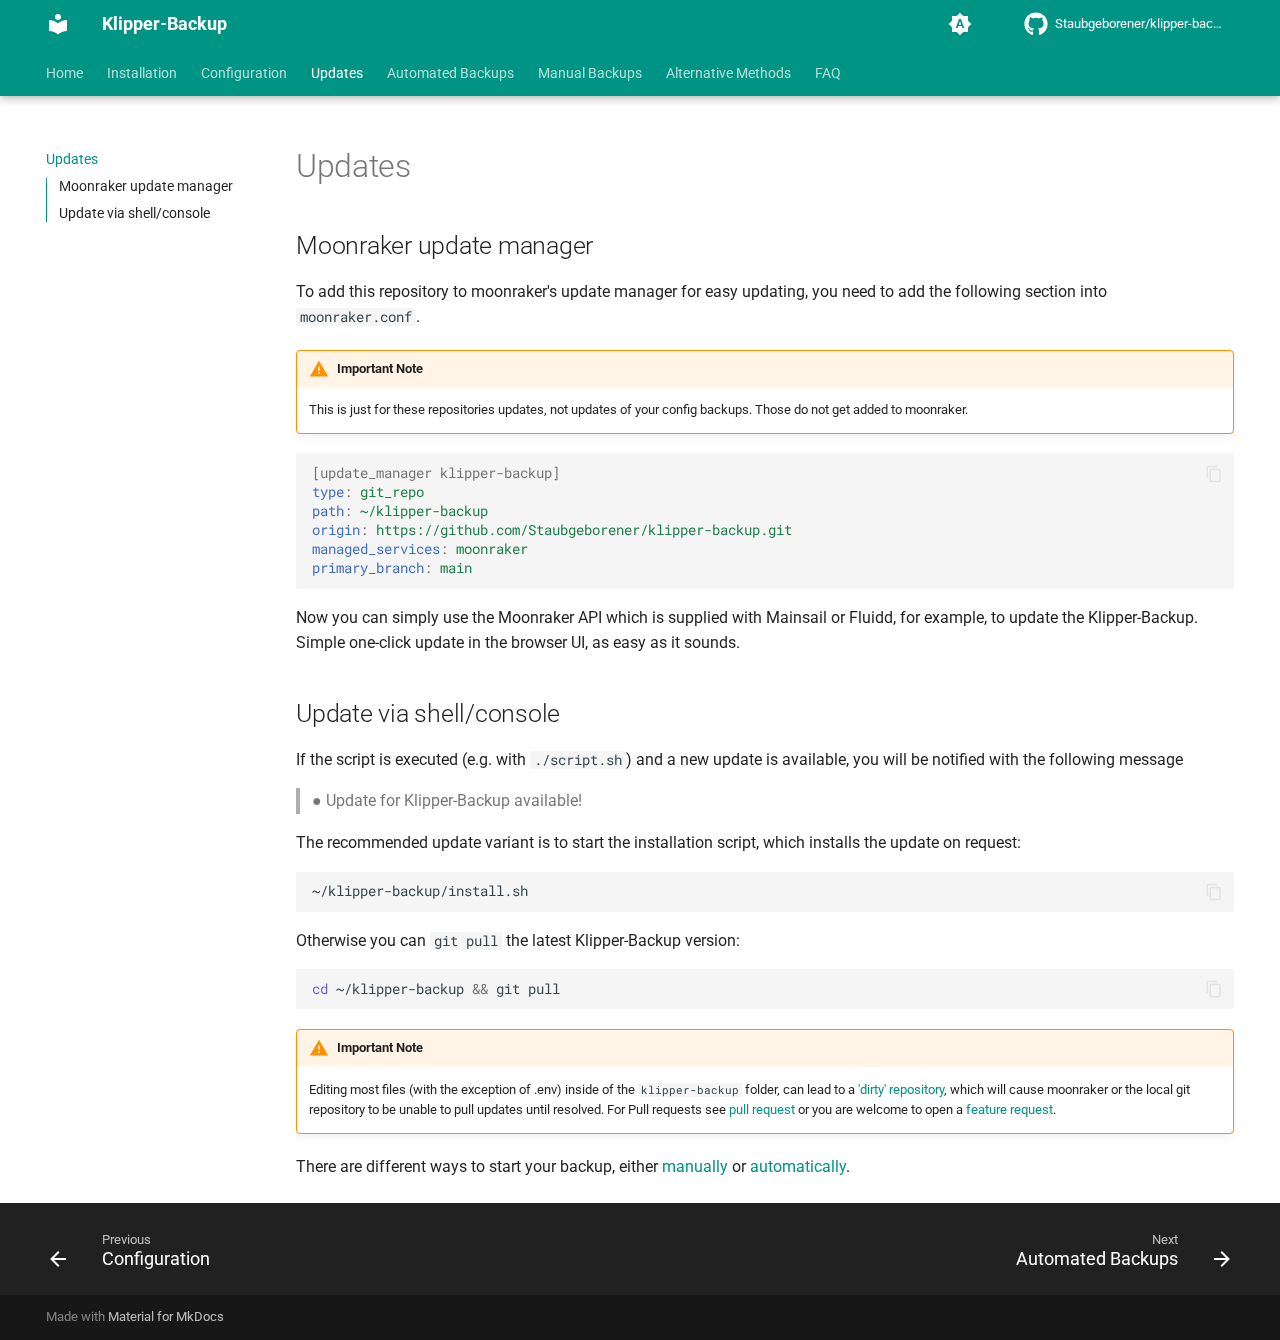
<file: updating/index.html>
<!doctype html>
<html lang="en" class="no-js">
  <head>
    
      <meta charset="utf-8">
      <meta name="viewport" content="width=device-width,initial-scale=1">
      
        <meta name="description" content="Klipper backup script for manual or automated GitHub backups. Lightweight, pragmatic and comfortable">
      
      
      
        <link rel="canonical" href="https://staubgeborener.github.io/klipper-backup/updating/">
      
      
        <link rel="prev" href="../configuration/">
      
      
        <link rel="next" href="../automation/">
      
      
      <link rel="icon" href="../assets/images/favicon.png">
      <meta name="generator" content="mkdocs-1.6.1, mkdocs-material-9.6.9">
    
    
      
        <title>Updates - Klipper-Backup</title>
      
    
    
      <link rel="stylesheet" href="../assets/stylesheets/main.4af4bdda.min.css">
      
        
        <link rel="stylesheet" href="../assets/stylesheets/palette.06af60db.min.css">
      
      


    
    
      
    
    
      
        
        
        <link rel="preconnect" href="https://fonts.gstatic.com" crossorigin>
        <link rel="stylesheet" href="https://fonts.googleapis.com/css?family=Roboto:300,300i,400,400i,700,700i%7CRoboto+Mono:400,400i,700,700i&display=fallback">
        <style>:root{--md-text-font:"Roboto";--md-code-font:"Roboto Mono"}</style>
      
    
    
      <link rel="stylesheet" href="../style.css">
    
    <script>__md_scope=new URL("..",location),__md_hash=e=>[...e].reduce(((e,_)=>(e<<5)-e+_.charCodeAt(0)),0),__md_get=(e,_=localStorage,t=__md_scope)=>JSON.parse(_.getItem(t.pathname+"."+e)),__md_set=(e,_,t=localStorage,a=__md_scope)=>{try{t.setItem(a.pathname+"."+e,JSON.stringify(_))}catch(e){}}</script>
    
      

    
    
    
  </head>
  
  
    
    
      
    
    
    
    
    <body dir="ltr" data-md-color-scheme="default" data-md-color-primary="indigo" data-md-color-accent="indigo">
  
    
    <input class="md-toggle" data-md-toggle="drawer" type="checkbox" id="__drawer" autocomplete="off">
    <input class="md-toggle" data-md-toggle="search" type="checkbox" id="__search" autocomplete="off">
    <label class="md-overlay" for="__drawer"></label>
    <div data-md-component="skip">
      
        
        <a href="#moonraker-update-manager" class="md-skip">
          Skip to content
        </a>
      
    </div>
    <div data-md-component="announce">
      
    </div>
    
    
      

  

<header class="md-header md-header--shadow md-header--lifted" data-md-component="header">
  <nav class="md-header__inner md-grid" aria-label="Header">
    <a href=".." title="Klipper-Backup" class="md-header__button md-logo" aria-label="Klipper-Backup" data-md-component="logo">
      
  
  <svg xmlns="http://www.w3.org/2000/svg" viewBox="0 0 24 24"><path d="M12 8a3 3 0 0 0 3-3 3 3 0 0 0-3-3 3 3 0 0 0-3 3 3 3 0 0 0 3 3m0 3.54C9.64 9.35 6.5 8 3 8v11c3.5 0 6.64 1.35 9 3.54 2.36-2.19 5.5-3.54 9-3.54V8c-3.5 0-6.64 1.35-9 3.54"/></svg>

    </a>
    <label class="md-header__button md-icon" for="__drawer">
      
      <svg xmlns="http://www.w3.org/2000/svg" viewBox="0 0 24 24"><path d="M3 6h18v2H3zm0 5h18v2H3zm0 5h18v2H3z"/></svg>
    </label>
    <div class="md-header__title" data-md-component="header-title">
      <div class="md-header__ellipsis">
        <div class="md-header__topic">
          <span class="md-ellipsis">
            Klipper-Backup
          </span>
        </div>
        <div class="md-header__topic" data-md-component="header-topic">
          <span class="md-ellipsis">
            
              Updates
            
          </span>
        </div>
      </div>
    </div>
    
      
        <form class="md-header__option" data-md-component="palette">
  
    
    
    
    <input class="md-option" data-md-color-media="(prefers-color-scheme)" data-md-color-scheme="default" data-md-color-primary="indigo" data-md-color-accent="indigo"  aria-label="Switch to light mode"  type="radio" name="__palette" id="__palette_0">
    
      <label class="md-header__button md-icon" title="Switch to light mode" for="__palette_1" hidden>
        <svg xmlns="http://www.w3.org/2000/svg" viewBox="0 0 24 24"><path d="m14.3 16-.7-2h-3.2l-.7 2H7.8L11 7h2l3.2 9zM20 8.69V4h-4.69L12 .69 8.69 4H4v4.69L.69 12 4 15.31V20h4.69L12 23.31 15.31 20H20v-4.69L23.31 12zm-9.15 3.96h2.3L12 9z"/></svg>
      </label>
    
  
    
    
    
    <input class="md-option" data-md-color-media="(prefers-color-scheme: light)" data-md-color-scheme="default" data-md-color-primary="teal" data-md-color-accent="lime"  aria-label="Switch to dark mode"  type="radio" name="__palette" id="__palette_1">
    
      <label class="md-header__button md-icon" title="Switch to dark mode" for="__palette_2" hidden>
        <svg xmlns="http://www.w3.org/2000/svg" viewBox="0 0 24 24"><path d="M12 8a4 4 0 0 0-4 4 4 4 0 0 0 4 4 4 4 0 0 0 4-4 4 4 0 0 0-4-4m0 10a6 6 0 0 1-6-6 6 6 0 0 1 6-6 6 6 0 0 1 6 6 6 6 0 0 1-6 6m8-9.31V4h-4.69L12 .69 8.69 4H4v4.69L.69 12 4 15.31V20h4.69L12 23.31 15.31 20H20v-4.69L23.31 12z"/></svg>
      </label>
    
  
    
    
    
    <input class="md-option" data-md-color-media="(prefers-color-scheme: dark)" data-md-color-scheme="slate" data-md-color-primary="teal" data-md-color-accent="purple"  aria-label="Switch to system preference"  type="radio" name="__palette" id="__palette_2">
    
      <label class="md-header__button md-icon" title="Switch to system preference" for="__palette_0" hidden>
        <svg xmlns="http://www.w3.org/2000/svg" viewBox="0 0 24 24"><path d="M12 18c-.89 0-1.74-.2-2.5-.55C11.56 16.5 13 14.42 13 12s-1.44-4.5-3.5-5.45C10.26 6.2 11.11 6 12 6a6 6 0 0 1 6 6 6 6 0 0 1-6 6m8-9.31V4h-4.69L12 .69 8.69 4H4v4.69L.69 12 4 15.31V20h4.69L12 23.31 15.31 20H20v-4.69L23.31 12z"/></svg>
      </label>
    
  
</form>
      
    
    
      <script>var palette=__md_get("__palette");if(palette&&palette.color){if("(prefers-color-scheme)"===palette.color.media){var media=matchMedia("(prefers-color-scheme: light)"),input=document.querySelector(media.matches?"[data-md-color-media='(prefers-color-scheme: light)']":"[data-md-color-media='(prefers-color-scheme: dark)']");palette.color.media=input.getAttribute("data-md-color-media"),palette.color.scheme=input.getAttribute("data-md-color-scheme"),palette.color.primary=input.getAttribute("data-md-color-primary"),palette.color.accent=input.getAttribute("data-md-color-accent")}for(var[key,value]of Object.entries(palette.color))document.body.setAttribute("data-md-color-"+key,value)}</script>
    
    
    
    
      <div class="md-header__source">
        <a href="https://github.com/Staubgeborener/klipper-backup/" title="Go to repository" class="md-source" data-md-component="source">
  <div class="md-source__icon md-icon">
    
    <svg xmlns="http://www.w3.org/2000/svg" viewBox="0 0 496 512"><!--! Font Awesome Free 6.7.2 by @fontawesome - https://fontawesome.com License - https://fontawesome.com/license/free (Icons: CC BY 4.0, Fonts: SIL OFL 1.1, Code: MIT License) Copyright 2024 Fonticons, Inc.--><path d="M165.9 397.4c0 2-2.3 3.6-5.2 3.6-3.3.3-5.6-1.3-5.6-3.6 0-2 2.3-3.6 5.2-3.6 3-.3 5.6 1.3 5.6 3.6m-31.1-4.5c-.7 2 1.3 4.3 4.3 4.9 2.6 1 5.6 0 6.2-2s-1.3-4.3-4.3-5.2c-2.6-.7-5.5.3-6.2 2.3m44.2-1.7c-2.9.7-4.9 2.6-4.6 4.9.3 2 2.9 3.3 5.9 2.6 2.9-.7 4.9-2.6 4.6-4.6-.3-1.9-3-3.2-5.9-2.9M244.8 8C106.1 8 0 113.3 0 252c0 110.9 69.8 205.8 169.5 239.2 12.8 2.3 17.3-5.6 17.3-12.1 0-6.2-.3-40.4-.3-61.4 0 0-70 15-84.7-29.8 0 0-11.4-29.1-27.8-36.6 0 0-22.9-15.7 1.6-15.4 0 0 24.9 2 38.6 25.8 21.9 38.6 58.6 27.5 72.9 20.9 2.3-16 8.8-27.1 16-33.7-55.9-6.2-112.3-14.3-112.3-110.5 0-27.5 7.6-41.3 23.6-58.9-2.6-6.5-11.1-33.3 2.6-67.9 20.9-6.5 69 27 69 27 20-5.6 41.5-8.5 62.8-8.5s42.8 2.9 62.8 8.5c0 0 48.1-33.6 69-27 13.7 34.7 5.2 61.4 2.6 67.9 16 17.7 25.8 31.5 25.8 58.9 0 96.5-58.9 104.2-114.8 110.5 9.2 7.9 17 22.9 17 46.4 0 33.7-.3 75.4-.3 83.6 0 6.5 4.6 14.4 17.3 12.1C428.2 457.8 496 362.9 496 252 496 113.3 383.5 8 244.8 8M97.2 352.9c-1.3 1-1 3.3.7 5.2 1.6 1.6 3.9 2.3 5.2 1 1.3-1 1-3.3-.7-5.2-1.6-1.6-3.9-2.3-5.2-1m-10.8-8.1c-.7 1.3.3 2.9 2.3 3.9 1.6 1 3.6.7 4.3-.7.7-1.3-.3-2.9-2.3-3.9-2-.6-3.6-.3-4.3.7m32.4 35.6c-1.6 1.3-1 4.3 1.3 6.2 2.3 2.3 5.2 2.6 6.5 1 1.3-1.3.7-4.3-1.3-6.2-2.2-2.3-5.2-2.6-6.5-1m-11.4-14.7c-1.6 1-1.6 3.6 0 5.9s4.3 3.3 5.6 2.3c1.6-1.3 1.6-3.9 0-6.2-1.4-2.3-4-3.3-5.6-2"/></svg>
  </div>
  <div class="md-source__repository">
    Staubgeborener/klipper-backup/
  </div>
</a>
      </div>
    
  </nav>
  
    
      
<nav class="md-tabs" aria-label="Tabs" data-md-component="tabs">
  <div class="md-grid">
    <ul class="md-tabs__list">
      
        
  
  
  
    <li class="md-tabs__item">
      <a href=".." class="md-tabs__link">
        
  
    
  
  Home

      </a>
    </li>
  

      
        
  
  
  
    <li class="md-tabs__item">
      <a href="../installation/" class="md-tabs__link">
        
  
    
  
  Installation

      </a>
    </li>
  

      
        
  
  
  
    <li class="md-tabs__item">
      <a href="../configuration/" class="md-tabs__link">
        
  
    
  
  Configuration

      </a>
    </li>
  

      
        
  
  
    
  
  
    <li class="md-tabs__item md-tabs__item--active">
      <a href="./" class="md-tabs__link">
        
  
    
  
  Updates

      </a>
    </li>
  

      
        
  
  
  
    <li class="md-tabs__item">
      <a href="../automation/" class="md-tabs__link">
        
  
    
  
  Automated Backups

      </a>
    </li>
  

      
        
  
  
  
    <li class="md-tabs__item">
      <a href="../manual/" class="md-tabs__link">
        
  
    
  
  Manual Backups

      </a>
    </li>
  

      
        
  
  
  
    <li class="md-tabs__item">
      <a href="../alternative-methods/" class="md-tabs__link">
        
  
    
  
  Alternative Methods

      </a>
    </li>
  

      
        
  
  
  
    <li class="md-tabs__item">
      <a href="../faq/" class="md-tabs__link">
        
  
    
  
  FAQ

      </a>
    </li>
  

      
    </ul>
  </div>
</nav>
    
  
</header>
    
    <div class="md-container" data-md-component="container">
      
      
        
      
      <main class="md-main" data-md-component="main">
        <div class="md-main__inner md-grid">
          
            
              
              <div class="md-sidebar md-sidebar--primary" data-md-component="sidebar" data-md-type="navigation" >
                <div class="md-sidebar__scrollwrap">
                  <div class="md-sidebar__inner">
                    


  


  

<nav class="md-nav md-nav--primary md-nav--lifted md-nav--integrated" aria-label="Navigation" data-md-level="0">
  <label class="md-nav__title" for="__drawer">
    <a href=".." title="Klipper-Backup" class="md-nav__button md-logo" aria-label="Klipper-Backup" data-md-component="logo">
      
  
  <svg xmlns="http://www.w3.org/2000/svg" viewBox="0 0 24 24"><path d="M12 8a3 3 0 0 0 3-3 3 3 0 0 0-3-3 3 3 0 0 0-3 3 3 3 0 0 0 3 3m0 3.54C9.64 9.35 6.5 8 3 8v11c3.5 0 6.64 1.35 9 3.54 2.36-2.19 5.5-3.54 9-3.54V8c-3.5 0-6.64 1.35-9 3.54"/></svg>

    </a>
    Klipper-Backup
  </label>
  
    <div class="md-nav__source">
      <a href="https://github.com/Staubgeborener/klipper-backup/" title="Go to repository" class="md-source" data-md-component="source">
  <div class="md-source__icon md-icon">
    
    <svg xmlns="http://www.w3.org/2000/svg" viewBox="0 0 496 512"><!--! Font Awesome Free 6.7.2 by @fontawesome - https://fontawesome.com License - https://fontawesome.com/license/free (Icons: CC BY 4.0, Fonts: SIL OFL 1.1, Code: MIT License) Copyright 2024 Fonticons, Inc.--><path d="M165.9 397.4c0 2-2.3 3.6-5.2 3.6-3.3.3-5.6-1.3-5.6-3.6 0-2 2.3-3.6 5.2-3.6 3-.3 5.6 1.3 5.6 3.6m-31.1-4.5c-.7 2 1.3 4.3 4.3 4.9 2.6 1 5.6 0 6.2-2s-1.3-4.3-4.3-5.2c-2.6-.7-5.5.3-6.2 2.3m44.2-1.7c-2.9.7-4.9 2.6-4.6 4.9.3 2 2.9 3.3 5.9 2.6 2.9-.7 4.9-2.6 4.6-4.6-.3-1.9-3-3.2-5.9-2.9M244.8 8C106.1 8 0 113.3 0 252c0 110.9 69.8 205.8 169.5 239.2 12.8 2.3 17.3-5.6 17.3-12.1 0-6.2-.3-40.4-.3-61.4 0 0-70 15-84.7-29.8 0 0-11.4-29.1-27.8-36.6 0 0-22.9-15.7 1.6-15.4 0 0 24.9 2 38.6 25.8 21.9 38.6 58.6 27.5 72.9 20.9 2.3-16 8.8-27.1 16-33.7-55.9-6.2-112.3-14.3-112.3-110.5 0-27.5 7.6-41.3 23.6-58.9-2.6-6.5-11.1-33.3 2.6-67.9 20.9-6.5 69 27 69 27 20-5.6 41.5-8.5 62.8-8.5s42.8 2.9 62.8 8.5c0 0 48.1-33.6 69-27 13.7 34.7 5.2 61.4 2.6 67.9 16 17.7 25.8 31.5 25.8 58.9 0 96.5-58.9 104.2-114.8 110.5 9.2 7.9 17 22.9 17 46.4 0 33.7-.3 75.4-.3 83.6 0 6.5 4.6 14.4 17.3 12.1C428.2 457.8 496 362.9 496 252 496 113.3 383.5 8 244.8 8M97.2 352.9c-1.3 1-1 3.3.7 5.2 1.6 1.6 3.9 2.3 5.2 1 1.3-1 1-3.3-.7-5.2-1.6-1.6-3.9-2.3-5.2-1m-10.8-8.1c-.7 1.3.3 2.9 2.3 3.9 1.6 1 3.6.7 4.3-.7.7-1.3-.3-2.9-2.3-3.9-2-.6-3.6-.3-4.3.7m32.4 35.6c-1.6 1.3-1 4.3 1.3 6.2 2.3 2.3 5.2 2.6 6.5 1 1.3-1.3.7-4.3-1.3-6.2-2.2-2.3-5.2-2.6-6.5-1m-11.4-14.7c-1.6 1-1.6 3.6 0 5.9s4.3 3.3 5.6 2.3c1.6-1.3 1.6-3.9 0-6.2-1.4-2.3-4-3.3-5.6-2"/></svg>
  </div>
  <div class="md-source__repository">
    Staubgeborener/klipper-backup/
  </div>
</a>
    </div>
  
  <ul class="md-nav__list" data-md-scrollfix>
    
      
      
  
  
  
  
    <li class="md-nav__item">
      <a href=".." class="md-nav__link">
        
  
  <span class="md-ellipsis">
    Home
    
  </span>
  

      </a>
    </li>
  

    
      
      
  
  
  
  
    <li class="md-nav__item">
      <a href="../installation/" class="md-nav__link">
        
  
  <span class="md-ellipsis">
    Installation
    
  </span>
  

      </a>
    </li>
  

    
      
      
  
  
  
  
    <li class="md-nav__item">
      <a href="../configuration/" class="md-nav__link">
        
  
  <span class="md-ellipsis">
    Configuration
    
  </span>
  

      </a>
    </li>
  

    
      
      
  
  
    
  
  
  
    <li class="md-nav__item md-nav__item--active">
      
      <input class="md-nav__toggle md-toggle" type="checkbox" id="__toc">
      
      
      
        <label class="md-nav__link md-nav__link--active" for="__toc">
          
  
  <span class="md-ellipsis">
    Updates
    
  </span>
  

          <span class="md-nav__icon md-icon"></span>
        </label>
      
      <a href="./" class="md-nav__link md-nav__link--active">
        
  
  <span class="md-ellipsis">
    Updates
    
  </span>
  

      </a>
      
        

<nav class="md-nav md-nav--secondary" aria-label="Table of contents">
  
  
  
  
    <label class="md-nav__title" for="__toc">
      <span class="md-nav__icon md-icon"></span>
      Table of contents
    </label>
    <ul class="md-nav__list" data-md-component="toc" data-md-scrollfix>
      
        <li class="md-nav__item">
  <a href="#moonraker-update-manager" class="md-nav__link">
    <span class="md-ellipsis">
      Moonraker update manager
    </span>
  </a>
  
</li>
      
        <li class="md-nav__item">
  <a href="#update-via-shellconsole" class="md-nav__link">
    <span class="md-ellipsis">
      Update via shell/console
    </span>
  </a>
  
</li>
      
    </ul>
  
</nav>
      
    </li>
  

    
      
      
  
  
  
  
    <li class="md-nav__item">
      <a href="../automation/" class="md-nav__link">
        
  
  <span class="md-ellipsis">
    Automated Backups
    
  </span>
  

      </a>
    </li>
  

    
      
      
  
  
  
  
    <li class="md-nav__item">
      <a href="../manual/" class="md-nav__link">
        
  
  <span class="md-ellipsis">
    Manual Backups
    
  </span>
  

      </a>
    </li>
  

    
      
      
  
  
  
  
    <li class="md-nav__item">
      <a href="../alternative-methods/" class="md-nav__link">
        
  
  <span class="md-ellipsis">
    Alternative Methods
    
  </span>
  

      </a>
    </li>
  

    
      
      
  
  
  
  
    <li class="md-nav__item">
      <a href="../faq/" class="md-nav__link">
        
  
  <span class="md-ellipsis">
    FAQ
    
  </span>
  

      </a>
    </li>
  

    
  </ul>
</nav>
                  </div>
                </div>
              </div>
            
            
          
          
            <div class="md-content" data-md-component="content">
              <article class="md-content__inner md-typeset">
                
                  


  
  


  <h1>Updates</h1>

<div><h2 id="moonraker-update-manager">Moonraker update manager<a class="headerlink" href="#moonraker-update-manager" title="Permanent link">¶</a></h2>
<p>To add this repository to moonraker's update manager for easy updating, you need to add the following section into <code>moonraker.conf</code>.  </p>
<div class="admonition warning">
<p class="admonition-title">Important Note</p>
<p>This is just for these repositories updates, not updates of your config backups. Those do not get added to moonraker.</p>
</div>
<div class="highlight"><pre><span></span><code><a id="__codelineno-0-1" name="__codelineno-0-1" href="#__codelineno-0-1"></a><span class="p p-Indicator">[</span><span class="nv">update_manager klipper-backup</span><span class="p p-Indicator">]</span>
<a id="__codelineno-0-2" name="__codelineno-0-2" href="#__codelineno-0-2"></a><span class="nt">type</span><span class="p">:</span><span class="w"> </span><span class="l l-Scalar l-Scalar-Plain">git_repo</span>
<a id="__codelineno-0-3" name="__codelineno-0-3" href="#__codelineno-0-3"></a><span class="nt">path</span><span class="p">:</span><span class="w"> </span><span class="l l-Scalar l-Scalar-Plain">~/klipper-backup</span>
<a id="__codelineno-0-4" name="__codelineno-0-4" href="#__codelineno-0-4"></a><span class="nt">origin</span><span class="p">:</span><span class="w"> </span><span class="l l-Scalar l-Scalar-Plain">https://github.com/Staubgeborener/klipper-backup.git</span>
<a id="__codelineno-0-5" name="__codelineno-0-5" href="#__codelineno-0-5"></a><span class="nt">managed_services</span><span class="p">:</span><span class="w"> </span><span class="l l-Scalar l-Scalar-Plain">moonraker</span>
<a id="__codelineno-0-6" name="__codelineno-0-6" href="#__codelineno-0-6"></a><span class="nt">primary_branch</span><span class="p">:</span><span class="w"> </span><span class="l l-Scalar l-Scalar-Plain">main</span>
</code></pre></div>
<p>Now you can simply use the Moonraker API which is supplied with Mainsail or Fluidd, for example, to update the Klipper-Backup. Simple one-click update in the browser UI, as easy as it sounds.</p>
<h2 id="update-via-shellconsole">Update via shell/console<a class="headerlink" href="#update-via-shellconsole" title="Permanent link">¶</a></h2>
<p>If the script is executed (e.g. with <code>./script.sh</code>) and a new update is available, you will be notified with the following message</p>
<blockquote>
<p>● Update for Klipper-Backup available!</p>
</blockquote>
<p>The recommended update variant is to start the installation script, which installs the update on request:
</p><div class="highlight"><pre><span></span><code><a id="__codelineno-1-1" name="__codelineno-1-1" href="#__codelineno-1-1"></a>~/klipper-backup/install.sh
</code></pre></div>
<p>Otherwise you can <code>git pull</code> the latest Klipper-Backup version:
</p><div class="highlight"><pre><span></span><code><a id="__codelineno-2-1" name="__codelineno-2-1" href="#__codelineno-2-1"></a><span class="nb">cd</span><span class="w"> </span>~/klipper-backup<span class="w"> </span><span class="o">&amp;&amp;</span><span class="w"> </span>git<span class="w"> </span>pull
</code></pre></div>
<div class="admonition warning">
<p class="admonition-title">Important Note</p>
<p>Editing most files (with the exception of .env) inside of the <code>klipper-backup</code> folder, can lead to a <a href="https://docs.mainsail.xyz/setup/updates/update-manager#dirty" target="_blank">'dirty' repository</a>, which will cause moonraker or the local git repository to be unable to pull updates until resolved. For Pull requests see <a href="https://github.com/Staubgeborener/klipper-backup/pulls" target="_blank">pull request</a> or you are welcome to open a <a href="https://github.com/Staubgeborener/klipper-backup/issues" target="_blank">feature request</a>.</p>
</div>
<p>There are different ways to start your backup, either <a href="../manual/">manually</a> or <a href="../automation/">automatically</a>.</p></div>












                
              </article>
            </div>
          
          
  <script>var tabs=__md_get("__tabs");if(Array.isArray(tabs))e:for(var set of document.querySelectorAll(".tabbed-set")){var labels=set.querySelector(".tabbed-labels");for(var tab of tabs)for(var label of labels.getElementsByTagName("label"))if(label.innerText.trim()===tab){var input=document.getElementById(label.htmlFor);input.checked=!0;continue e}}</script>

<script>var target=document.getElementById(location.hash.slice(1));target&&target.name&&(target.checked=target.name.startsWith("__tabbed_"))</script>
        </div>
        
          <button type="button" class="md-top md-icon" data-md-component="top" hidden>
  
  <svg xmlns="http://www.w3.org/2000/svg" viewBox="0 0 24 24"><path d="M13 20h-2V8l-5.5 5.5-1.42-1.42L12 4.16l7.92 7.92-1.42 1.42L13 8z"/></svg>
  Back to top
</button>
        
      </main>
      
        <footer class="md-footer">
  
    
      
      <nav class="md-footer__inner md-grid" aria-label="Footer" >
        
          
          <a href="../configuration/" class="md-footer__link md-footer__link--prev" aria-label="Previous: Configuration">
            <div class="md-footer__button md-icon">
              
              <svg xmlns="http://www.w3.org/2000/svg" viewBox="0 0 24 24"><path d="M20 11v2H8l5.5 5.5-1.42 1.42L4.16 12l7.92-7.92L13.5 5.5 8 11z"/></svg>
            </div>
            <div class="md-footer__title">
              <span class="md-footer__direction">
                Previous
              </span>
              <div class="md-ellipsis">
                Configuration
              </div>
            </div>
          </a>
        
        
          
          <a href="../automation/" class="md-footer__link md-footer__link--next" aria-label="Next: Automated Backups">
            <div class="md-footer__title">
              <span class="md-footer__direction">
                Next
              </span>
              <div class="md-ellipsis">
                Automated Backups
              </div>
            </div>
            <div class="md-footer__button md-icon">
              
              <svg xmlns="http://www.w3.org/2000/svg" viewBox="0 0 24 24"><path d="M4 11v2h12l-5.5 5.5 1.42 1.42L19.84 12l-7.92-7.92L10.5 5.5 16 11z"/></svg>
            </div>
          </a>
        
      </nav>
    
  
  <div class="md-footer-meta md-typeset">
    <div class="md-footer-meta__inner md-grid">
      <div class="md-copyright">
  
  
    Made with
    <a href="https://squidfunk.github.io/mkdocs-material/" target="_blank" rel="noopener">
      Material for MkDocs
    </a>
  
</div>
      
    </div>
  </div>
</footer>
      
    </div>
    <div class="md-dialog" data-md-component="dialog">
      <div class="md-dialog__inner md-typeset"></div>
    </div>
    
    
    <script id="__config" type="application/json">{"base": "..", "features": ["navigation.tabs", "navigation.tabs.sticky", "navigation.instant", "navigation.tracking", "navigation.sections", "navigation.footer", "toc.integrate", "navigation.top", "search.suggest", "search.highlight", "content.tabs.link", "content.code.annotate", "content.code.copy"], "search": "../assets/javascripts/workers/search.f8cc74c7.min.js", "translations": {"clipboard.copied": "Copied to clipboard", "clipboard.copy": "Copy to clipboard", "search.result.more.one": "1 more on this page", "search.result.more.other": "# more on this page", "search.result.none": "No matching documents", "search.result.one": "1 matching document", "search.result.other": "# matching documents", "search.result.placeholder": "Type to start searching", "search.result.term.missing": "Missing", "select.version": "Select version"}}</script>
    
    
      <script src="../assets/javascripts/bundle.c8b220af.min.js"></script>
      
    
  </body>
</html>
</file>
<file: style.css>
table thead th {
    background-color: #e0e0e0;
    color: #333333;
}

[data-md-color-scheme="slate"] table thead th {
    background-color: hsla(var(--md-hue),15%,30%,1);
    color: #ffffff;
}

th, td {
    border: 1px solid var(--md-typeset-table-color);
    border-spacing: 0;
    border-bottom: none;
    border-left: none;
    border-top: none;
}

table {
    line-height: 1;
}

table td,
table th {
    padding: 9px;
}
</file>
<file: assets/stylesheets/main.4af4bdda.min.css>
@charset "UTF-8";html{-webkit-text-size-adjust:none;-moz-text-size-adjust:none;text-size-adjust:none;box-sizing:border-box}*,:after,:before{box-sizing:inherit}@media (prefers-reduced-motion){*,:after,:before{transition:none!important}}body{margin:0}a,button,input,label{-webkit-tap-highlight-color:transparent}a{color:inherit;text-decoration:none}hr{border:0;box-sizing:initial;display:block;height:.05rem;overflow:visible;padding:0}small{font-size:80%}sub,sup{line-height:1em}img{border-style:none}table{border-collapse:initial;border-spacing:0}td,th{font-weight:400;vertical-align:top}button{background:#0000;border:0;font-family:inherit;font-size:inherit;margin:0;padding:0}input{border:0;outline:none}:root{--md-primary-fg-color:#4051b5;--md-primary-fg-color--light:#5d6cc0;--md-primary-fg-color--dark:#303fa1;--md-primary-bg-color:#fff;--md-primary-bg-color--light:#ffffffb3;--md-accent-fg-color:#526cfe;--md-accent-fg-color--transparent:#526cfe1a;--md-accent-bg-color:#fff;--md-accent-bg-color--light:#ffffffb3}[data-md-color-scheme=default]{color-scheme:light}[data-md-color-scheme=default] img[src$="#gh-dark-mode-only"],[data-md-color-scheme=default] img[src$="#only-dark"]{display:none}:root,[data-md-color-scheme=default]{--md-hue:225deg;--md-default-fg-color:#000000de;--md-default-fg-color--light:#0000008a;--md-default-fg-color--lighter:#00000052;--md-default-fg-color--lightest:#00000012;--md-default-bg-color:#fff;--md-default-bg-color--light:#ffffffb3;--md-default-bg-color--lighter:#ffffff4d;--md-default-bg-color--lightest:#ffffff1f;--md-code-fg-color:#36464e;--md-code-bg-color:#f5f5f5;--md-code-hl-color:#4287ff;--md-code-hl-color--light:#4287ff1a;--md-code-hl-number-color:#d52a2a;--md-code-hl-special-color:#db1457;--md-code-hl-function-color:#a846b9;--md-code-hl-constant-color:#6e59d9;--md-code-hl-keyword-color:#3f6ec6;--md-code-hl-string-color:#1c7d4d;--md-code-hl-name-color:var(--md-code-fg-color);--md-code-hl-operator-color:var(--md-default-fg-color--light);--md-code-hl-punctuation-color:var(--md-default-fg-color--light);--md-code-hl-comment-color:var(--md-default-fg-color--light);--md-code-hl-generic-color:var(--md-default-fg-color--light);--md-code-hl-variable-color:var(--md-default-fg-color--light);--md-typeset-color:var(--md-default-fg-color);--md-typeset-a-color:var(--md-primary-fg-color);--md-typeset-del-color:#f5503d26;--md-typeset-ins-color:#0bd57026;--md-typeset-kbd-color:#fafafa;--md-typeset-kbd-accent-color:#fff;--md-typeset-kbd-border-color:#b8b8b8;--md-typeset-mark-color:#ffff0080;--md-typeset-table-color:#0000001f;--md-typeset-table-color--light:rgba(0,0,0,.035);--md-admonition-fg-color:var(--md-default-fg-color);--md-admonition-bg-color:var(--md-default-bg-color);--md-warning-fg-color:#000000de;--md-warning-bg-color:#ff9;--md-footer-fg-color:#fff;--md-footer-fg-color--light:#ffffffb3;--md-footer-fg-color--lighter:#ffffff73;--md-footer-bg-color:#000000de;--md-footer-bg-color--dark:#00000052;--md-shadow-z1:0 0.2rem 0.5rem #0000000d,0 0 0.05rem #0000001a;--md-shadow-z2:0 0.2rem 0.5rem #0000001a,0 0 0.05rem #00000040;--md-shadow-z3:0 0.2rem 0.5rem #0003,0 0 0.05rem #00000059}.md-icon svg{fill:currentcolor;display:block;height:1.2rem;width:1.2rem}body{-webkit-font-smoothing:antialiased;-moz-osx-font-smoothing:grayscale;--md-text-font-family:var(--md-text-font,_),-apple-system,BlinkMacSystemFont,Helvetica,Arial,sans-serif;--md-code-font-family:var(--md-code-font,_),SFMono-Regular,Consolas,Menlo,monospace}aside,body,input{font-feature-settings:"kern","liga";color:var(--md-typeset-color);font-family:var(--md-text-font-family)}code,kbd,pre{font-feature-settings:"kern";font-family:var(--md-code-font-family)}:root{--md-typeset-table-sort-icon:url('data:image/svg+xml;charset=utf-8,<svg xmlns="http://www.w3.org/2000/svg" viewBox="0 0 24 24"><path d="m18 21-4-4h3V7h-3l4-4 4 4h-3v10h3M2 19v-2h10v2M2 13v-2h7v2M2 7V5h4v2z"/></svg>');--md-typeset-table-sort-icon--asc:url('data:image/svg+xml;charset=utf-8,<svg xmlns="http://www.w3.org/2000/svg" viewBox="0 0 24 24"><path d="M19 17h3l-4 4-4-4h3V3h2M2 17h10v2H2M6 5v2H2V5m0 6h7v2H2z"/></svg>');--md-typeset-table-sort-icon--desc:url('data:image/svg+xml;charset=utf-8,<svg xmlns="http://www.w3.org/2000/svg" viewBox="0 0 24 24"><path d="M19 7h3l-4-4-4 4h3v14h2M2 17h10v2H2M6 5v2H2V5m0 6h7v2H2z"/></svg>')}.md-typeset{-webkit-print-color-adjust:exact;color-adjust:exact;font-size:.8rem;line-height:1.6;overflow-wrap:break-word}@media print{.md-typeset{font-size:.68rem}}.md-typeset blockquote,.md-typeset dl,.md-typeset figure,.md-typeset ol,.md-typeset pre,.md-typeset ul{margin-bottom:1em;margin-top:1em}.md-typeset h1{color:var(--md-default-fg-color--light);font-size:2em;line-height:1.3;margin:0 0 1.25em}.md-typeset h1,.md-typeset h2{font-weight:300;letter-spacing:-.01em}.md-typeset h2{font-size:1.5625em;line-height:1.4;margin:1.6em 0 .64em}.md-typeset h3{font-size:1.25em;font-weight:400;letter-spacing:-.01em;line-height:1.5;margin:1.6em 0 .8em}.md-typeset h2+h3{margin-top:.8em}.md-typeset h4{font-weight:700;letter-spacing:-.01em;margin:1em 0}.md-typeset h5,.md-typeset h6{color:var(--md-default-fg-color--light);font-size:.8em;font-weight:700;letter-spacing:-.01em;margin:1.25em 0}.md-typeset h5{text-transform:uppercase}.md-typeset h5 code{text-transform:none}.md-typeset hr{border-bottom:.05rem solid var(--md-default-fg-color--lightest);display:flow-root;margin:1.5em 0}.md-typeset a{color:var(--md-typeset-a-color);word-break:break-word}.md-typeset a,.md-typeset a:before{transition:color 125ms}.md-typeset a:focus,.md-typeset a:hover{color:var(--md-accent-fg-color)}.md-typeset a:focus code,.md-typeset a:hover code{background-color:var(--md-accent-fg-color--transparent)}.md-typeset a code{color:currentcolor;transition:background-color 125ms}.md-typeset a.focus-visible{outline-color:var(--md-accent-fg-color);outline-offset:.2rem}.md-typeset code,.md-typeset kbd,.md-typeset pre{color:var(--md-code-fg-color);direction:ltr;font-variant-ligatures:none}@media print{.md-typeset code,.md-typeset kbd,.md-typeset pre{white-space:pre-wrap}}.md-typeset code{background-color:var(--md-code-bg-color);border-radius:.1rem;-webkit-box-decoration-break:clone;box-decoration-break:clone;font-size:.85em;padding:0 .2941176471em;word-break:break-word}.md-typeset code:not(.focus-visible){-webkit-tap-highlight-color:transparent;outline:none}.md-typeset pre{display:flow-root;line-height:1.4;position:relative}.md-typeset pre>code{-webkit-box-decoration-break:slice;box-decoration-break:slice;box-shadow:none;display:block;margin:0;outline-color:var(--md-accent-fg-color);overflow:auto;padding:.7720588235em 1.1764705882em;scrollbar-color:var(--md-default-fg-color--lighter) #0000;scrollbar-width:thin;touch-action:auto;word-break:normal}.md-typeset pre>code:hover{scrollbar-color:var(--md-accent-fg-color) #0000}.md-typeset pre>code::-webkit-scrollbar{height:.2rem;width:.2rem}.md-typeset pre>code::-webkit-scrollbar-thumb{background-color:var(--md-default-fg-color--lighter)}.md-typeset pre>code::-webkit-scrollbar-thumb:hover{background-color:var(--md-accent-fg-color)}.md-typeset kbd{background-color:var(--md-typeset-kbd-color);border-radius:.1rem;box-shadow:0 .1rem 0 .05rem var(--md-typeset-kbd-border-color),0 .1rem 0 var(--md-typeset-kbd-border-color),0 -.1rem .2rem var(--md-typeset-kbd-accent-color) inset;color:var(--md-default-fg-color);display:inline-block;font-size:.75em;padding:0 .6666666667em;vertical-align:text-top;word-break:break-word}.md-typeset mark{background-color:var(--md-typeset-mark-color);-webkit-box-decoration-break:clone;box-decoration-break:clone;color:inherit;word-break:break-word}.md-typeset abbr{border-bottom:.05rem dotted var(--md-default-fg-color--light);cursor:help;text-decoration:none}.md-typeset small{opacity:.75}[dir=ltr] .md-typeset sub,[dir=ltr] .md-typeset sup{margin-left:.078125em}[dir=rtl] .md-typeset sub,[dir=rtl] .md-typeset sup{margin-right:.078125em}[dir=ltr] .md-typeset blockquote{padding-left:.6rem}[dir=rtl] .md-typeset blockquote{padding-right:.6rem}[dir=ltr] .md-typeset blockquote{border-left:.2rem solid var(--md-default-fg-color--lighter)}[dir=rtl] .md-typeset blockquote{border-right:.2rem solid var(--md-default-fg-color--lighter)}.md-typeset blockquote{color:var(--md-default-fg-color--light);margin-left:0;margin-right:0}.md-typeset ul{list-style-type:disc}.md-typeset ul[type]{list-style-type:revert-layer}[dir=ltr] .md-typeset ol,[dir=ltr] .md-typeset ul{margin-left:.625em}[dir=rtl] .md-typeset ol,[dir=rtl] .md-typeset ul{margin-right:.625em}.md-typeset ol,.md-typeset ul{padding:0}.md-typeset ol:not([hidden]),.md-typeset ul:not([hidden]){display:flow-root}.md-typeset ol ol,.md-typeset ul ol{list-style-type:lower-alpha}.md-typeset ol ol ol,.md-typeset ul ol ol{list-style-type:lower-roman}.md-typeset ol ol ol ol,.md-typeset ul ol ol ol{list-style-type:upper-alpha}.md-typeset ol ol ol ol ol,.md-typeset ul ol ol ol ol{list-style-type:upper-roman}.md-typeset ol[type],.md-typeset ul[type]{list-style-type:revert-layer}[dir=ltr] .md-typeset ol li,[dir=ltr] .md-typeset ul li{margin-left:1.25em}[dir=rtl] .md-typeset ol li,[dir=rtl] .md-typeset ul li{margin-right:1.25em}.md-typeset ol li,.md-typeset ul li{margin-bottom:.5em}.md-typeset ol li blockquote,.md-typeset ol li p,.md-typeset ul li blockquote,.md-typeset ul li p{margin:.5em 0}.md-typeset ol li:last-child,.md-typeset ul li:last-child{margin-bottom:0}[dir=ltr] .md-typeset ol li ol,[dir=ltr] .md-typeset ol li ul,[dir=ltr] .md-typeset ul li ol,[dir=ltr] .md-typeset ul li ul{margin-left:.625em}[dir=rtl] .md-typeset ol li ol,[dir=rtl] .md-typeset ol li ul,[dir=rtl] .md-typeset ul li ol,[dir=rtl] .md-typeset ul li ul{margin-right:.625em}.md-typeset ol li ol,.md-typeset ol li ul,.md-typeset ul li ol,.md-typeset ul li ul{margin-bottom:.5em;margin-top:.5em}[dir=ltr] .md-typeset dd{margin-left:1.875em}[dir=rtl] .md-typeset dd{margin-right:1.875em}.md-typeset dd{margin-bottom:1.5em;margin-top:1em}.md-typeset img,.md-typeset svg,.md-typeset video{height:auto;max-width:100%}.md-typeset img[align=left]{margin:1em 1em 1em 0}.md-typeset img[align=right]{margin:1em 0 1em 1em}.md-typeset img[align]:only-child{margin-top:0}.md-typeset figure{display:flow-root;margin:1em auto;max-width:100%;text-align:center;width:-moz-fit-content;width:fit-content}.md-typeset figure img{display:block;margin:0 auto}.md-typeset figcaption{font-style:italic;margin:1em auto;max-width:24rem}.md-typeset iframe{max-width:100%}.md-typeset table:not([class]){background-color:var(--md-default-bg-color);border:.05rem solid var(--md-typeset-table-color);border-radius:.1rem;display:inline-block;font-size:.64rem;max-width:100%;overflow:auto;touch-action:auto}@media print{.md-typeset table:not([class]){display:table}}.md-typeset table:not([class])+*{margin-top:1.5em}.md-typeset table:not([class]) td>:first-child,.md-typeset table:not([class]) th>:first-child{margin-top:0}.md-typeset table:not([class]) td>:last-child,.md-typeset table:not([class]) th>:last-child{margin-bottom:0}.md-typeset table:not([class]) td:not([align]),.md-typeset table:not([class]) th:not([align]){text-align:left}[dir=rtl] .md-typeset table:not([class]) td:not([align]),[dir=rtl] .md-typeset table:not([class]) th:not([align]){text-align:right}.md-typeset table:not([class]) th{font-weight:700;min-width:5rem;padding:.9375em 1.25em;vertical-align:top}.md-typeset table:not([class]) td{border-top:.05rem solid var(--md-typeset-table-color);padding:.9375em 1.25em;vertical-align:top}.md-typeset table:not([class]) tbody tr{transition:background-color 125ms}.md-typeset table:not([class]) tbody tr:hover{background-color:var(--md-typeset-table-color--light);box-shadow:0 .05rem 0 var(--md-default-bg-color) inset}.md-typeset table:not([class]) a{word-break:normal}.md-typeset table th[role=columnheader]{cursor:pointer}[dir=ltr] .md-typeset table th[role=columnheader]:after{margin-left:.5em}[dir=rtl] .md-typeset table th[role=columnheader]:after{margin-right:.5em}.md-typeset table th[role=columnheader]:after{content:"";display:inline-block;height:1.2em;-webkit-mask-image:var(--md-typeset-table-sort-icon);mask-image:var(--md-typeset-table-sort-icon);-webkit-mask-repeat:no-repeat;mask-repeat:no-repeat;-webkit-mask-size:contain;mask-size:contain;transition:background-color 125ms;vertical-align:text-bottom;width:1.2em}.md-typeset table th[role=columnheader]:hover:after{background-color:var(--md-default-fg-color--lighter)}.md-typeset table th[role=columnheader][aria-sort=ascending]:after{background-color:var(--md-default-fg-color--light);-webkit-mask-image:var(--md-typeset-table-sort-icon--asc);mask-image:var(--md-typeset-table-sort-icon--asc)}.md-typeset table th[role=columnheader][aria-sort=descending]:after{background-color:var(--md-default-fg-color--light);-webkit-mask-image:var(--md-typeset-table-sort-icon--desc);mask-image:var(--md-typeset-table-sort-icon--desc)}.md-typeset__scrollwrap{margin:1em -.8rem;overflow-x:auto;touch-action:auto}.md-typeset__table{display:inline-block;margin-bottom:.5em;padding:0 .8rem}@media print{.md-typeset__table{display:block}}html .md-typeset__table table{display:table;margin:0;overflow:hidden;width:100%}@media screen and (max-width:44.984375em){.md-content__inner>pre{margin:1em -.8rem}.md-content__inner>pre code{border-radius:0}}.md-typeset .md-author{border-radius:100%;display:block;flex-shrink:0;height:1.6rem;overflow:hidden;position:relative;transition:color 125ms,transform 125ms;width:1.6rem}.md-typeset .md-author img{display:block}.md-typeset .md-author--more{background:var(--md-default-fg-color--lightest);color:var(--md-default-fg-color--lighter);font-size:.6rem;font-weight:700;line-height:1.6rem;text-align:center}.md-typeset .md-author--long{height:2.4rem;width:2.4rem}.md-typeset a.md-author{transform:scale(1)}.md-typeset a.md-author img{border-radius:100%;filter:grayscale(100%) opacity(75%);transition:filter 125ms}.md-typeset a.md-author:focus,.md-typeset a.md-author:hover{transform:scale(1.1);z-index:1}.md-typeset a.md-author:focus img,.md-typeset a.md-author:hover img{filter:grayscale(0)}.md-banner{background-color:var(--md-footer-bg-color);color:var(--md-footer-fg-color);overflow:auto}@media print{.md-banner{display:none}}.md-banner--warning{background-color:var(--md-warning-bg-color);color:var(--md-warning-fg-color)}.md-banner__inner{font-size:.7rem;margin:.6rem auto;padding:0 .8rem}[dir=ltr] .md-banner__button{float:right}[dir=rtl] .md-banner__button{float:left}.md-banner__button{color:inherit;cursor:pointer;transition:opacity .25s}.no-js .md-banner__button{display:none}.md-banner__button:hover{opacity:.7}html{font-size:125%;height:100%;overflow-x:hidden}@media screen and (min-width:100em){html{font-size:137.5%}}@media screen and (min-width:125em){html{font-size:150%}}body{background-color:var(--md-default-bg-color);display:flex;flex-direction:column;font-size:.5rem;min-height:100%;position:relative;width:100%}@media print{body{display:block}}@media screen and (max-width:59.984375em){body[data-md-scrolllock]{position:fixed}}.md-grid{margin-left:auto;margin-right:auto;max-width:61rem}.md-container{display:flex;flex-direction:column;flex-grow:1}@media print{.md-container{display:block}}.md-main{flex-grow:1}.md-main__inner{display:flex;height:100%;margin-top:1.5rem}.md-ellipsis{overflow:hidden;text-overflow:ellipsis}.md-toggle{display:none}.md-option{height:0;opacity:0;position:absolute;width:0}.md-option:checked+label:not([hidden]){display:block}.md-option.focus-visible+label{outline-color:var(--md-accent-fg-color);outline-style:auto}.md-skip{background-color:var(--md-default-fg-color);border-radius:.1rem;color:var(--md-default-bg-color);font-size:.64rem;margin:.5rem;opacity:0;outline-color:var(--md-accent-fg-color);padding:.3rem .5rem;position:fixed;transform:translateY(.4rem);z-index:-1}.md-skip:focus{opacity:1;transform:translateY(0);transition:transform .25s cubic-bezier(.4,0,.2,1),opacity 175ms 75ms;z-index:10}@page{margin:25mm}:root{--md-clipboard-icon:url('data:image/svg+xml;charset=utf-8,<svg xmlns="http://www.w3.org/2000/svg" viewBox="0 0 24 24"><path d="M19 21H8V7h11m0-2H8a2 2 0 0 0-2 2v14a2 2 0 0 0 2 2h11a2 2 0 0 0 2-2V7a2 2 0 0 0-2-2m-3-4H4a2 2 0 0 0-2 2v14h2V3h12z"/></svg>')}.md-clipboard{border-radius:.1rem;color:var(--md-default-fg-color--lightest);cursor:pointer;height:1.5em;outline-color:var(--md-accent-fg-color);outline-offset:.1rem;position:absolute;right:.5em;top:.5em;transition:color .25s;width:1.5em;z-index:1}@media print{.md-clipboard{display:none}}.md-clipboard:not(.focus-visible){-webkit-tap-highlight-color:transparent;outline:none}:hover>.md-clipboard{color:var(--md-default-fg-color--light)}.md-clipboard:focus,.md-clipboard:hover{color:var(--md-accent-fg-color)}.md-clipboard:after{background-color:currentcolor;content:"";display:block;height:1.125em;margin:0 auto;-webkit-mask-image:var(--md-clipboard-icon);mask-image:var(--md-clipboard-icon);-webkit-mask-position:center;mask-position:center;-webkit-mask-repeat:no-repeat;mask-repeat:no-repeat;-webkit-mask-size:contain;mask-size:contain;width:1.125em}.md-clipboard--inline{cursor:pointer}.md-clipboard--inline code{transition:color .25s,background-color .25s}.md-clipboard--inline:focus code,.md-clipboard--inline:hover code{background-color:var(--md-accent-fg-color--transparent);color:var(--md-accent-fg-color)}.md-typeset .md-code__content{display:grid}@keyframes consent{0%{opacity:0;transform:translateY(100%)}to{opacity:1;transform:translateY(0)}}@keyframes overlay{0%{opacity:0}to{opacity:1}}.md-consent__overlay{animation:overlay .25s both;-webkit-backdrop-filter:blur(.1rem);backdrop-filter:blur(.1rem);background-color:#0000008a;height:100%;opacity:1;position:fixed;top:0;width:100%;z-index:5}.md-consent__inner{animation:consent .5s cubic-bezier(.1,.7,.1,1) both;background-color:var(--md-default-bg-color);border:0;border-radius:.1rem;bottom:0;box-shadow:0 0 .2rem #0000001a,0 .2rem .4rem #0003;max-height:100%;overflow:auto;padding:0;position:fixed;width:100%;z-index:5}.md-consent__form{padding:.8rem}.md-consent__settings{display:none;margin:1em 0}input:checked+.md-consent__settings{display:block}.md-consent__controls{margin-bottom:.8rem}.md-typeset .md-consent__controls .md-button{display:inline}@media screen and (max-width:44.984375em){.md-typeset .md-consent__controls .md-button{display:block;margin-top:.4rem;text-align:center;width:100%}}.md-consent label{cursor:pointer}.md-content{flex-grow:1;min-width:0}.md-content__inner{margin:0 .8rem 1.2rem;padding-top:.6rem}@media screen and (min-width:76.25em){[dir=ltr] .md-sidebar--primary:not([hidden])~.md-content>.md-content__inner{margin-left:1.2rem}[dir=ltr] .md-sidebar--secondary:not([hidden])~.md-content>.md-content__inner,[dir=rtl] .md-sidebar--primary:not([hidden])~.md-content>.md-content__inner{margin-right:1.2rem}[dir=rtl] .md-sidebar--secondary:not([hidden])~.md-content>.md-content__inner{margin-left:1.2rem}}.md-content__inner:before{content:"";display:block;height:.4rem}.md-content__inner>:last-child{margin-bottom:0}[dir=ltr] .md-content__button{float:right}[dir=rtl] .md-content__button{float:left}[dir=ltr] .md-content__button{margin-left:.4rem}[dir=rtl] .md-content__button{margin-right:.4rem}.md-content__button{margin:.4rem 0;padding:0}@media print{.md-content__button{display:none}}.md-typeset .md-content__button{color:var(--md-default-fg-color--lighter)}.md-content__button svg{display:inline;vertical-align:top}[dir=rtl] .md-content__button svg{transform:scaleX(-1)}[dir=ltr] .md-dialog{right:.8rem}[dir=rtl] .md-dialog{left:.8rem}.md-dialog{background-color:var(--md-default-fg-color);border-radius:.1rem;bottom:.8rem;box-shadow:var(--md-shadow-z3);min-width:11.1rem;opacity:0;padding:.4rem .6rem;pointer-events:none;position:fixed;transform:translateY(100%);transition:transform 0ms .4s,opacity .4s;z-index:4}@media print{.md-dialog{display:none}}.md-dialog--active{opacity:1;pointer-events:auto;transform:translateY(0);transition:transform .4s cubic-bezier(.075,.85,.175,1),opacity .4s}.md-dialog__inner{color:var(--md-default-bg-color);font-size:.7rem}.md-feedback{margin:2em 0 1em;text-align:center}.md-feedback fieldset{border:none;margin:0;padding:0}.md-feedback__title{font-weight:700;margin:1em auto}.md-feedback__inner{position:relative}.md-feedback__list{display:flex;flex-wrap:wrap;place-content:baseline center;position:relative}.md-feedback__list:hover .md-icon:not(:disabled){color:var(--md-default-fg-color--lighter)}:disabled .md-feedback__list{min-height:1.8rem}.md-feedback__icon{color:var(--md-default-fg-color--light);cursor:pointer;flex-shrink:0;margin:0 .1rem;transition:color 125ms}.md-feedback__icon:not(:disabled).md-icon:hover{color:var(--md-accent-fg-color)}.md-feedback__icon:disabled{color:var(--md-default-fg-color--lightest);pointer-events:none}.md-feedback__note{opacity:0;position:relative;transform:translateY(.4rem);transition:transform .4s cubic-bezier(.1,.7,.1,1),opacity .15s}.md-feedback__note>*{margin:0 auto;max-width:16rem}:disabled .md-feedback__note{opacity:1;transform:translateY(0)}@media print{.md-feedback{display:none}}.md-footer{background-color:var(--md-footer-bg-color);color:var(--md-footer-fg-color)}@media print{.md-footer{display:none}}.md-footer__inner{justify-content:space-between;overflow:auto;padding:.2rem}.md-footer__inner:not([hidden]){display:flex}.md-footer__link{align-items:end;display:flex;flex-grow:0.01;margin-bottom:.4rem;margin-top:1rem;max-width:100%;outline-color:var(--md-accent-fg-color);overflow:hidden;transition:opacity .25s}.md-footer__link:focus,.md-footer__link:hover{opacity:.7}[dir=rtl] .md-footer__link svg{transform:scaleX(-1)}@media screen and (max-width:44.984375em){.md-footer__link--prev{flex-shrink:0}.md-footer__link--prev .md-footer__title{display:none}}[dir=ltr] .md-footer__link--next{margin-left:auto}[dir=rtl] .md-footer__link--next{margin-right:auto}.md-footer__link--next{text-align:right}[dir=rtl] .md-footer__link--next{text-align:left}.md-footer__title{flex-grow:1;font-size:.9rem;margin-bottom:.7rem;max-width:calc(100% - 2.4rem);padding:0 1rem;white-space:nowrap}.md-footer__button{margin:.2rem;padding:.4rem}.md-footer__direction{font-size:.64rem;opacity:.7}.md-footer-meta{background-color:var(--md-footer-bg-color--dark)}.md-footer-meta__inner{display:flex;flex-wrap:wrap;justify-content:space-between;padding:.2rem}html .md-footer-meta.md-typeset a{color:var(--md-footer-fg-color--light)}html .md-footer-meta.md-typeset a:focus,html .md-footer-meta.md-typeset a:hover{color:var(--md-footer-fg-color)}.md-copyright{color:var(--md-footer-fg-color--lighter);font-size:.64rem;margin:auto .6rem;padding:.4rem 0;width:100%}@media screen and (min-width:45em){.md-copyright{width:auto}}.md-copyright__highlight{color:var(--md-footer-fg-color--light)}.md-social{display:inline-flex;gap:.2rem;margin:0 .4rem;padding:.2rem 0 .6rem}@media screen and (min-width:45em){.md-social{padding:.6rem 0}}.md-social__link{display:inline-block;height:1.6rem;text-align:center;width:1.6rem}.md-social__link:before{line-height:1.9}.md-social__link svg{fill:currentcolor;max-height:.8rem;vertical-align:-25%}.md-typeset .md-button{border:.1rem solid;border-radius:.1rem;color:var(--md-primary-fg-color);cursor:pointer;display:inline-block;font-weight:700;padding:.625em 2em;transition:color 125ms,background-color 125ms,border-color 125ms}.md-typeset .md-button--primary{background-color:var(--md-primary-fg-color);border-color:var(--md-primary-fg-color);color:var(--md-primary-bg-color)}.md-typeset .md-button:focus,.md-typeset .md-button:hover{background-color:var(--md-accent-fg-color);border-color:var(--md-accent-fg-color);color:var(--md-accent-bg-color)}[dir=ltr] .md-typeset .md-input{border-top-left-radius:.1rem}[dir=ltr] .md-typeset .md-input,[dir=rtl] .md-typeset .md-input{border-top-right-radius:.1rem}[dir=rtl] .md-typeset .md-input{border-top-left-radius:.1rem}.md-typeset .md-input{border-bottom:.1rem solid var(--md-default-fg-color--lighter);box-shadow:var(--md-shadow-z1);font-size:.8rem;height:1.8rem;padding:0 .6rem;transition:border .25s,box-shadow .25s}.md-typeset .md-input:focus,.md-typeset .md-input:hover{border-bottom-color:var(--md-accent-fg-color);box-shadow:var(--md-shadow-z2)}.md-typeset .md-input--stretch{width:100%}.md-header{background-color:var(--md-primary-fg-color);box-shadow:0 0 .2rem #0000,0 .2rem .4rem #0000;color:var(--md-primary-bg-color);display:block;left:0;position:sticky;right:0;top:0;z-index:4}@media print{.md-header{display:none}}.md-header[hidden]{transform:translateY(-100%);transition:transform .25s cubic-bezier(.8,0,.6,1),box-shadow .25s}.md-header--shadow{box-shadow:0 0 .2rem #0000001a,0 .2rem .4rem #0003;transition:transform .25s cubic-bezier(.1,.7,.1,1),box-shadow .25s}.md-header__inner{align-items:center;display:flex;padding:0 .2rem}.md-header__button{color:currentcolor;cursor:pointer;margin:.2rem;outline-color:var(--md-accent-fg-color);padding:.4rem;position:relative;transition:opacity .25s;vertical-align:middle;z-index:1}.md-header__button:hover{opacity:.7}.md-header__button:not([hidden]){display:inline-block}.md-header__button:not(.focus-visible){-webkit-tap-highlight-color:transparent;outline:none}.md-header__button.md-logo{margin:.2rem;padding:.4rem}@media screen and (max-width:76.234375em){.md-header__button.md-logo{display:none}}.md-header__button.md-logo img,.md-header__button.md-logo svg{fill:currentcolor;display:block;height:1.2rem;width:auto}@media screen and (min-width:60em){.md-header__button[for=__search]{display:none}}.no-js .md-header__button[for=__search]{display:none}[dir=rtl] .md-header__button[for=__search] svg{transform:scaleX(-1)}@media screen and (min-width:76.25em){.md-header__button[for=__drawer]{display:none}}.md-header__topic{display:flex;max-width:100%;position:absolute;transition:transform .4s cubic-bezier(.1,.7,.1,1),opacity .15s;white-space:nowrap}.md-header__topic+.md-header__topic{opacity:0;pointer-events:none;transform:translateX(1.25rem);transition:transform .4s cubic-bezier(1,.7,.1,.1),opacity .15s;z-index:-1}[dir=rtl] .md-header__topic+.md-header__topic{transform:translateX(-1.25rem)}.md-header__topic:first-child{font-weight:700}[dir=ltr] .md-header__title{margin-left:1rem;margin-right:.4rem}[dir=rtl] .md-header__title{margin-left:.4rem;margin-right:1rem}.md-header__title{flex-grow:1;font-size:.9rem;height:2.4rem;line-height:2.4rem}.md-header__title--active .md-header__topic{opacity:0;pointer-events:none;transform:translateX(-1.25rem);transition:transform .4s cubic-bezier(1,.7,.1,.1),opacity .15s;z-index:-1}[dir=rtl] .md-header__title--active .md-header__topic{transform:translateX(1.25rem)}.md-header__title--active .md-header__topic+.md-header__topic{opacity:1;pointer-events:auto;transform:translateX(0);transition:transform .4s cubic-bezier(.1,.7,.1,1),opacity .15s;z-index:0}.md-header__title>.md-header__ellipsis{height:100%;position:relative;width:100%}.md-header__option{display:flex;flex-shrink:0;max-width:100%;transition:max-width 0ms .25s,opacity .25s .25s;white-space:nowrap}[data-md-toggle=search]:checked~.md-header .md-header__option{max-width:0;opacity:0;transition:max-width 0ms,opacity 0ms}.md-header__option>input{bottom:0}.md-header__source{display:none}@media screen and (min-width:60em){[dir=ltr] .md-header__source{margin-left:1rem}[dir=rtl] .md-header__source{margin-right:1rem}.md-header__source{display:block;max-width:11.7rem;width:11.7rem}}@media screen and (min-width:76.25em){[dir=ltr] .md-header__source{margin-left:1.4rem}[dir=rtl] .md-header__source{margin-right:1.4rem}}.md-meta{color:var(--md-default-fg-color--light);font-size:.7rem;line-height:1.3}.md-meta__list{display:inline-flex;flex-wrap:wrap;list-style:none;margin:0;padding:0}.md-meta__item:not(:last-child):after{content:"·";margin-left:.2rem;margin-right:.2rem}.md-meta__link{color:var(--md-typeset-a-color)}.md-meta__link:focus,.md-meta__link:hover{color:var(--md-accent-fg-color)}.md-draft{background-color:#ff1744;border-radius:.125em;color:#fff;display:inline-block;font-weight:700;padding-left:.5714285714em;padding-right:.5714285714em}:root{--md-nav-icon--prev:url('data:image/svg+xml;charset=utf-8,<svg xmlns="http://www.w3.org/2000/svg" viewBox="0 0 24 24"><path d="M20 11v2H8l5.5 5.5-1.42 1.42L4.16 12l7.92-7.92L13.5 5.5 8 11z"/></svg>');--md-nav-icon--next:url('data:image/svg+xml;charset=utf-8,<svg xmlns="http://www.w3.org/2000/svg" viewBox="0 0 24 24"><path d="M8.59 16.58 13.17 12 8.59 7.41 10 6l6 6-6 6z"/></svg>');--md-toc-icon:url('data:image/svg+xml;charset=utf-8,<svg xmlns="http://www.w3.org/2000/svg" viewBox="0 0 24 24"><path d="M3 9h14V7H3zm0 4h14v-2H3zm0 4h14v-2H3zm16 0h2v-2h-2zm0-10v2h2V7zm0 6h2v-2h-2z"/></svg>')}.md-nav{font-size:.7rem;line-height:1.3}.md-nav__title{color:var(--md-default-fg-color--light);display:block;font-weight:700;overflow:hidden;padding:0 .6rem;text-overflow:ellipsis}.md-nav__title .md-nav__button{display:none}.md-nav__title .md-nav__button img{height:100%;width:auto}.md-nav__title .md-nav__button.md-logo img,.md-nav__title .md-nav__button.md-logo svg{fill:currentcolor;display:block;height:2.4rem;max-width:100%;object-fit:contain;width:auto}.md-nav__list{list-style:none;margin:0;padding:0}.md-nav__link{align-items:flex-start;display:flex;gap:.4rem;margin-top:.625em;scroll-snap-align:start;transition:color 125ms}.md-nav__link--passed{color:var(--md-default-fg-color--light)}.md-nav__item .md-nav__link--active,.md-nav__item .md-nav__link--active code{color:var(--md-typeset-a-color)}.md-nav__link .md-ellipsis{position:relative}[dir=ltr] .md-nav__link .md-icon:last-child{margin-left:auto}[dir=rtl] .md-nav__link .md-icon:last-child{margin-right:auto}.md-nav__link svg{fill:currentcolor;flex-shrink:0;height:1.3em;position:relative}.md-nav__link[for]:focus,.md-nav__link[for]:hover,.md-nav__link[href]:focus,.md-nav__link[href]:hover{color:var(--md-accent-fg-color);cursor:pointer}.md-nav__link.focus-visible{outline-color:var(--md-accent-fg-color);outline-offset:.2rem}.md-nav--primary .md-nav__link[for=__toc]{display:none}.md-nav--primary .md-nav__link[for=__toc] .md-icon:after{background-color:currentcolor;display:block;height:100%;-webkit-mask-image:var(--md-toc-icon);mask-image:var(--md-toc-icon);width:100%}.md-nav--primary .md-nav__link[for=__toc]~.md-nav{display:none}.md-nav__container>.md-nav__link{margin-top:0}.md-nav__container>.md-nav__link:first-child{flex-grow:1;min-width:0}.md-nav__icon{flex-shrink:0}.md-nav__source{display:none}@media screen and (max-width:76.234375em){.md-nav--primary,.md-nav--primary .md-nav{background-color:var(--md-default-bg-color);display:flex;flex-direction:column;height:100%;left:0;position:absolute;right:0;top:0;z-index:1}.md-nav--primary .md-nav__item,.md-nav--primary .md-nav__title{font-size:.8rem;line-height:1.5}.md-nav--primary .md-nav__title{background-color:var(--md-default-fg-color--lightest);color:var(--md-default-fg-color--light);cursor:pointer;height:5.6rem;line-height:2.4rem;padding:3rem .8rem .2rem;position:relative;white-space:nowrap}[dir=ltr] .md-nav--primary .md-nav__title .md-nav__icon{left:.4rem}[dir=rtl] .md-nav--primary .md-nav__title .md-nav__icon{right:.4rem}.md-nav--primary .md-nav__title .md-nav__icon{display:block;height:1.2rem;margin:.2rem;position:absolute;top:.4rem;width:1.2rem}.md-nav--primary .md-nav__title .md-nav__icon:after{background-color:currentcolor;content:"";display:block;height:100%;-webkit-mask-image:var(--md-nav-icon--prev);mask-image:var(--md-nav-icon--prev);-webkit-mask-position:center;mask-position:center;-webkit-mask-repeat:no-repeat;mask-repeat:no-repeat;-webkit-mask-size:contain;mask-size:contain;width:100%}.md-nav--primary .md-nav__title~.md-nav__list{background-color:var(--md-default-bg-color);box-shadow:0 .05rem 0 var(--md-default-fg-color--lightest) inset;overflow-y:auto;scroll-snap-type:y mandatory;touch-action:pan-y}.md-nav--primary .md-nav__title~.md-nav__list>:first-child{border-top:0}.md-nav--primary .md-nav__title[for=__drawer]{background-color:var(--md-primary-fg-color);color:var(--md-primary-bg-color);font-weight:700}.md-nav--primary .md-nav__title .md-logo{display:block;left:.2rem;margin:.2rem;padding:.4rem;position:absolute;right:.2rem;top:.2rem}.md-nav--primary .md-nav__list{flex:1}.md-nav--primary .md-nav__item{border-top:.05rem solid var(--md-default-fg-color--lightest)}.md-nav--primary .md-nav__item--active>.md-nav__link{color:var(--md-typeset-a-color)}.md-nav--primary .md-nav__item--active>.md-nav__link:focus,.md-nav--primary .md-nav__item--active>.md-nav__link:hover{color:var(--md-accent-fg-color)}.md-nav--primary .md-nav__link{margin-top:0;padding:.6rem .8rem}.md-nav--primary .md-nav__link svg{margin-top:.1em}.md-nav--primary .md-nav__link>.md-nav__link{padding:0}[dir=ltr] .md-nav--primary .md-nav__link .md-nav__icon{margin-right:-.2rem}[dir=rtl] .md-nav--primary .md-nav__link .md-nav__icon{margin-left:-.2rem}.md-nav--primary .md-nav__link .md-nav__icon{font-size:1.2rem;height:1.2rem;width:1.2rem}.md-nav--primary .md-nav__link .md-nav__icon:after{background-color:currentcolor;content:"";display:block;height:100%;-webkit-mask-image:var(--md-nav-icon--next);mask-image:var(--md-nav-icon--next);-webkit-mask-position:center;mask-position:center;-webkit-mask-repeat:no-repeat;mask-repeat:no-repeat;-webkit-mask-size:contain;mask-size:contain;width:100%}[dir=rtl] .md-nav--primary .md-nav__icon:after{transform:scale(-1)}.md-nav--primary .md-nav--secondary .md-nav{background-color:initial;position:static}[dir=ltr] .md-nav--primary .md-nav--secondary .md-nav .md-nav__link{padding-left:1.4rem}[dir=rtl] .md-nav--primary .md-nav--secondary .md-nav .md-nav__link{padding-right:1.4rem}[dir=ltr] .md-nav--primary .md-nav--secondary .md-nav .md-nav .md-nav__link{padding-left:2rem}[dir=rtl] .md-nav--primary .md-nav--secondary .md-nav .md-nav .md-nav__link{padding-right:2rem}[dir=ltr] .md-nav--primary .md-nav--secondary .md-nav .md-nav .md-nav .md-nav__link{padding-left:2.6rem}[dir=rtl] .md-nav--primary .md-nav--secondary .md-nav .md-nav .md-nav .md-nav__link{padding-right:2.6rem}[dir=ltr] .md-nav--primary .md-nav--secondary .md-nav .md-nav .md-nav .md-nav .md-nav__link{padding-left:3.2rem}[dir=rtl] .md-nav--primary .md-nav--secondary .md-nav .md-nav .md-nav .md-nav .md-nav__link{padding-right:3.2rem}.md-nav--secondary{background-color:initial}.md-nav__toggle~.md-nav{display:flex;opacity:0;transform:translateX(100%);transition:transform .25s cubic-bezier(.8,0,.6,1),opacity 125ms 50ms}[dir=rtl] .md-nav__toggle~.md-nav{transform:translateX(-100%)}.md-nav__toggle:checked~.md-nav{opacity:1;transform:translateX(0);transition:transform .25s cubic-bezier(.4,0,.2,1),opacity 125ms 125ms}.md-nav__toggle:checked~.md-nav>.md-nav__list{-webkit-backface-visibility:hidden;backface-visibility:hidden}}@media screen and (max-width:59.984375em){.md-nav--primary .md-nav__link[for=__toc]{display:flex}.md-nav--primary .md-nav__link[for=__toc] .md-icon:after{content:""}.md-nav--primary .md-nav__link[for=__toc]+.md-nav__link{display:none}.md-nav--primary .md-nav__link[for=__toc]~.md-nav{display:flex}.md-nav__source{background-color:var(--md-primary-fg-color--dark);color:var(--md-primary-bg-color);display:block;padding:0 .2rem}}@media screen and (min-width:60em) and (max-width:76.234375em){.md-nav--integrated .md-nav__link[for=__toc]{display:flex}.md-nav--integrated .md-nav__link[for=__toc] .md-icon:after{content:""}.md-nav--integrated .md-nav__link[for=__toc]+.md-nav__link{display:none}.md-nav--integrated .md-nav__link[for=__toc]~.md-nav{display:flex}}@media screen and (min-width:60em){.md-nav{margin-bottom:-.4rem}.md-nav--secondary .md-nav__title{background:var(--md-default-bg-color);box-shadow:0 0 .4rem .4rem var(--md-default-bg-color);position:sticky;top:0;z-index:1}.md-nav--secondary .md-nav__title[for=__toc]{scroll-snap-align:start}.md-nav--secondary .md-nav__title .md-nav__icon{display:none}[dir=ltr] .md-nav--secondary .md-nav__list{padding-left:.6rem}[dir=rtl] .md-nav--secondary .md-nav__list{padding-right:.6rem}.md-nav--secondary .md-nav__list{padding-bottom:.4rem}[dir=ltr] .md-nav--secondary .md-nav__item>.md-nav__link{margin-right:.4rem}[dir=rtl] .md-nav--secondary .md-nav__item>.md-nav__link{margin-left:.4rem}}@media screen and (min-width:76.25em){.md-nav{margin-bottom:-.4rem;transition:max-height .25s cubic-bezier(.86,0,.07,1)}.md-nav--primary .md-nav__title{background:var(--md-default-bg-color);box-shadow:0 0 .4rem .4rem var(--md-default-bg-color);position:sticky;top:0;z-index:1}.md-nav--primary .md-nav__title[for=__drawer]{scroll-snap-align:start}.md-nav--primary .md-nav__title .md-nav__icon{display:none}[dir=ltr] .md-nav--primary .md-nav__list{padding-left:.6rem}[dir=rtl] .md-nav--primary .md-nav__list{padding-right:.6rem}.md-nav--primary .md-nav__list{padding-bottom:.4rem}[dir=ltr] .md-nav--primary .md-nav__item>.md-nav__link{margin-right:.4rem}[dir=rtl] .md-nav--primary .md-nav__item>.md-nav__link{margin-left:.4rem}.md-nav__toggle~.md-nav{display:grid;grid-template-rows:minmax(.4rem,0fr);opacity:0;transition:grid-template-rows .25s cubic-bezier(.86,0,.07,1),opacity .25s,visibility 0ms .25s;visibility:collapse}.md-nav__toggle~.md-nav>.md-nav__list{overflow:hidden}.md-nav__toggle.md-toggle--indeterminate~.md-nav,.md-nav__toggle:checked~.md-nav{grid-template-rows:minmax(.4rem,1fr);opacity:1;transition:grid-template-rows .25s cubic-bezier(.86,0,.07,1),opacity .15s .1s,visibility 0ms;visibility:visible}.md-nav__toggle.md-toggle--indeterminate~.md-nav{transition:none}.md-nav__item--nested>.md-nav>.md-nav__title{display:none}.md-nav__item--section{display:block;margin:1.25em 0}.md-nav__item--section:last-child{margin-bottom:0}.md-nav__item--section>.md-nav__link{font-weight:700}.md-nav__item--section>.md-nav__link[for]{color:var(--md-default-fg-color--light)}.md-nav__item--section>.md-nav__link:not(.md-nav__container){pointer-events:none}.md-nav__item--section>.md-nav__link .md-icon,.md-nav__item--section>.md-nav__link>[for]{display:none}[dir=ltr] .md-nav__item--section>.md-nav{margin-left:-.6rem}[dir=rtl] .md-nav__item--section>.md-nav{margin-right:-.6rem}.md-nav__item--section>.md-nav{display:block;opacity:1;visibility:visible}.md-nav__item--section>.md-nav>.md-nav__list>.md-nav__item{padding:0}.md-nav__icon{border-radius:100%;height:.9rem;transition:background-color .25s;width:.9rem}.md-nav__icon:hover{background-color:var(--md-accent-fg-color--transparent)}.md-nav__icon:after{background-color:currentcolor;border-radius:100%;content:"";display:inline-block;height:100%;-webkit-mask-image:var(--md-nav-icon--next);mask-image:var(--md-nav-icon--next);-webkit-mask-position:center;mask-position:center;-webkit-mask-repeat:no-repeat;mask-repeat:no-repeat;-webkit-mask-size:contain;mask-size:contain;transition:transform .25s;vertical-align:-.1rem;width:100%}[dir=rtl] .md-nav__icon:after{transform:rotate(180deg)}.md-nav__item--nested .md-nav__toggle:checked~.md-nav__link .md-nav__icon:after,.md-nav__item--nested .md-toggle--indeterminate~.md-nav__link .md-nav__icon:after{transform:rotate(90deg)}.md-nav--lifted>.md-nav__list>.md-nav__item,.md-nav--lifted>.md-nav__title{display:none}.md-nav--lifted>.md-nav__list>.md-nav__item--active{display:block}.md-nav--lifted>.md-nav__list>.md-nav__item--active>.md-nav__link{background:var(--md-default-bg-color);box-shadow:0 0 .4rem .4rem var(--md-default-bg-color);margin-top:0;position:sticky;top:0;z-index:1}.md-nav--lifted>.md-nav__list>.md-nav__item--active>.md-nav__link:not(.md-nav__container){pointer-events:none}.md-nav--lifted>.md-nav__list>.md-nav__item--active.md-nav__item--section{margin:0}[dir=ltr] .md-nav--lifted>.md-nav__list>.md-nav__item>.md-nav:not(.md-nav--secondary){margin-left:-.6rem}[dir=rtl] .md-nav--lifted>.md-nav__list>.md-nav__item>.md-nav:not(.md-nav--secondary){margin-right:-.6rem}.md-nav--lifted>.md-nav__list>.md-nav__item>[for]{color:var(--md-default-fg-color--light)}.md-nav--lifted .md-nav[data-md-level="1"]{grid-template-rows:minmax(.4rem,1fr);opacity:1;visibility:visible}[dir=ltr] .md-nav--integrated>.md-nav__list>.md-nav__item--active .md-nav--secondary{border-left:.05rem solid var(--md-primary-fg-color)}[dir=rtl] .md-nav--integrated>.md-nav__list>.md-nav__item--active .md-nav--secondary{border-right:.05rem solid var(--md-primary-fg-color)}.md-nav--integrated>.md-nav__list>.md-nav__item--active .md-nav--secondary{display:block;margin-bottom:1.25em;opacity:1;visibility:visible}.md-nav--integrated>.md-nav__list>.md-nav__item--active .md-nav--secondary>.md-nav__list{overflow:visible;padding-bottom:0}.md-nav--integrated>.md-nav__list>.md-nav__item--active .md-nav--secondary>.md-nav__title{display:none}}.md-pagination{font-size:.8rem;font-weight:700;gap:.4rem}.md-pagination,.md-pagination>*{align-items:center;display:flex;justify-content:center}.md-pagination>*{border-radius:.2rem;height:1.8rem;min-width:1.8rem;text-align:center}.md-pagination__current{background-color:var(--md-default-fg-color--lightest);color:var(--md-default-fg-color--light)}.md-pagination__link{transition:color 125ms,background-color 125ms}.md-pagination__link:focus,.md-pagination__link:hover{background-color:var(--md-accent-fg-color--transparent);color:var(--md-accent-fg-color)}.md-pagination__link:focus svg,.md-pagination__link:hover svg{color:var(--md-accent-fg-color)}.md-pagination__link.focus-visible{outline-color:var(--md-accent-fg-color);outline-offset:.2rem}.md-pagination__link svg{fill:currentcolor;color:var(--md-default-fg-color--lighter);display:block;max-height:100%;width:1.2rem}.md-post__back{border-bottom:.05rem solid var(--md-default-fg-color--lightest);margin-bottom:1.2rem;padding-bottom:1.2rem}@media screen and (max-width:76.234375em){.md-post__back{display:none}}[dir=rtl] .md-post__back svg{transform:scaleX(-1)}.md-post__authors{display:flex;flex-direction:column;gap:.6rem;margin:0 .6rem 1.2rem}.md-post .md-post__meta a{transition:color 125ms}.md-post .md-post__meta a:focus,.md-post .md-post__meta a:hover{color:var(--md-accent-fg-color)}.md-post__title{color:var(--md-default-fg-color--light);font-weight:700}.md-post--excerpt{margin-bottom:3.2rem}.md-post--excerpt .md-post__header{align-items:center;display:flex;gap:.6rem;min-height:1.6rem}.md-post--excerpt .md-post__authors{align-items:center;display:inline-flex;flex-direction:row;gap:.2rem;margin:0;min-height:2.4rem}[dir=ltr] .md-post--excerpt .md-post__meta .md-meta__list{margin-right:.4rem}[dir=rtl] .md-post--excerpt .md-post__meta .md-meta__list{margin-left:.4rem}.md-post--excerpt .md-post__content>:first-child{--md-scroll-margin:6rem;margin-top:0}.md-post>.md-nav--secondary{margin:1em 0}.md-profile{align-items:center;display:flex;font-size:.7rem;gap:.6rem;line-height:1.4;width:100%}.md-profile__description{flex-grow:1}.md-content--post{display:flex}@media screen and (max-width:76.234375em){.md-content--post{flex-flow:column-reverse}}.md-content--post>.md-content__inner{flex-grow:1;min-width:0}@media screen and (min-width:76.25em){[dir=ltr] .md-content--post>.md-content__inner{margin-left:1.2rem}[dir=rtl] .md-content--post>.md-content__inner{margin-right:1.2rem}}@media screen and (max-width:76.234375em){.md-sidebar.md-sidebar--post{padding:0;position:static;width:100%}.md-sidebar.md-sidebar--post .md-sidebar__scrollwrap{overflow:visible}.md-sidebar.md-sidebar--post .md-sidebar__inner{padding:0}.md-sidebar.md-sidebar--post .md-post__meta{margin-left:.6rem;margin-right:.6rem}.md-sidebar.md-sidebar--post .md-nav__item{border:none;display:inline}.md-sidebar.md-sidebar--post .md-nav__list{display:inline-flex;flex-wrap:wrap;gap:.6rem;padding-bottom:.6rem;padding-top:.6rem}.md-sidebar.md-sidebar--post .md-nav__link{padding:0}.md-sidebar.md-sidebar--post .md-nav{height:auto;margin-bottom:0;position:static}}:root{--md-progress-value:0;--md-progress-delay:400ms}.md-progress{background:var(--md-primary-bg-color);height:.075rem;opacity:min(clamp(0,var(--md-progress-value),1),clamp(0,100 - var(--md-progress-value),1));position:fixed;top:0;transform:scaleX(calc(var(--md-progress-value)*1%));transform-origin:left;transition:transform .5s cubic-bezier(.19,1,.22,1),opacity .25s var(--md-progress-delay);width:100%;z-index:4}:root{--md-search-result-icon:url('data:image/svg+xml;charset=utf-8,<svg xmlns="http://www.w3.org/2000/svg" viewBox="0 0 24 24"><path d="M14 2H6a2 2 0 0 0-2 2v16a2 2 0 0 0 2 2h7c-.41-.25-.8-.56-1.14-.9-.33-.33-.61-.7-.86-1.1H6V4h7v5h5v1.18c.71.16 1.39.43 2 .82V8zm6.31 16.9c1.33-2.11.69-4.9-1.4-6.22-2.11-1.33-4.91-.68-6.22 1.4-1.34 2.11-.69 4.89 1.4 6.22 1.46.93 3.32.93 4.79.02L22 23.39 23.39 22zm-3.81.1a2.5 2.5 0 0 1-2.5-2.5 2.5 2.5 0 0 1 2.5-2.5 2.5 2.5 0 0 1 2.5 2.5 2.5 2.5 0 0 1-2.5 2.5"/></svg>')}.md-search{position:relative}@media screen and (min-width:60em){.md-search{padding:.2rem 0}}.no-js .md-search{display:none}.md-search__overlay{opacity:0;z-index:1}@media screen and (max-width:59.984375em){[dir=ltr] .md-search__overlay{left:-2.2rem}[dir=rtl] .md-search__overlay{right:-2.2rem}.md-search__overlay{background-color:var(--md-default-bg-color);border-radius:1rem;height:2rem;overflow:hidden;pointer-events:none;position:absolute;top:-1rem;transform-origin:center;transition:transform .3s .1s,opacity .2s .2s;width:2rem}[data-md-toggle=search]:checked~.md-header .md-search__overlay{opacity:1;transition:transform .4s,opacity .1s}}@media screen and (min-width:60em){[dir=ltr] .md-search__overlay{left:0}[dir=rtl] .md-search__overlay{right:0}.md-search__overlay{background-color:#0000008a;cursor:pointer;height:0;position:fixed;top:0;transition:width 0ms .25s,height 0ms .25s,opacity .25s;width:0}[data-md-toggle=search]:checked~.md-header .md-search__overlay{height:200vh;opacity:1;transition:width 0ms,height 0ms,opacity .25s;width:100%}}@media screen and (max-width:29.984375em){[data-md-toggle=search]:checked~.md-header .md-search__overlay{transform:scale(45)}}@media screen and (min-width:30em) and (max-width:44.984375em){[data-md-toggle=search]:checked~.md-header .md-search__overlay{transform:scale(60)}}@media screen and (min-width:45em) and (max-width:59.984375em){[data-md-toggle=search]:checked~.md-header .md-search__overlay{transform:scale(75)}}.md-search__inner{-webkit-backface-visibility:hidden;backface-visibility:hidden}@media screen and (max-width:59.984375em){[dir=ltr] .md-search__inner{left:0}[dir=rtl] .md-search__inner{right:0}.md-search__inner{height:0;opacity:0;overflow:hidden;position:fixed;top:0;transform:translateX(5%);transition:width 0ms .3s,height 0ms .3s,transform .15s cubic-bezier(.4,0,.2,1) .15s,opacity .15s .15s;width:0;z-index:2}[dir=rtl] .md-search__inner{transform:translateX(-5%)}[data-md-toggle=search]:checked~.md-header .md-search__inner{height:100%;opacity:1;transform:translateX(0);transition:width 0ms 0ms,height 0ms 0ms,transform .15s cubic-bezier(.1,.7,.1,1) .15s,opacity .15s .15s;width:100%}}@media screen and (min-width:60em){[dir=ltr] .md-search__inner{float:right}[dir=rtl] .md-search__inner{float:left}.md-search__inner{padding:.1rem 0;position:relative;transition:width .25s cubic-bezier(.1,.7,.1,1);width:11.7rem}}@media screen and (min-width:60em) and (max-width:76.234375em){[data-md-toggle=search]:checked~.md-header .md-search__inner{width:23.4rem}}@media screen and (min-width:76.25em){[data-md-toggle=search]:checked~.md-header .md-search__inner{width:34.4rem}}.md-search__form{background-color:var(--md-default-bg-color);box-shadow:0 0 .6rem #0000;height:2.4rem;position:relative;transition:color .25s,background-color .25s;z-index:2}@media screen and (min-width:60em){.md-search__form{background-color:#00000042;border-radius:.1rem;height:1.8rem}.md-search__form:hover{background-color:#ffffff1f}}[data-md-toggle=search]:checked~.md-header .md-search__form{background-color:var(--md-default-bg-color);border-radius:.1rem .1rem 0 0;box-shadow:0 0 .6rem #00000012;color:var(--md-default-fg-color)}[dir=ltr] .md-search__input{padding-left:3.6rem;padding-right:2.2rem}[dir=rtl] .md-search__input{padding-left:2.2rem;padding-right:3.6rem}.md-search__input{background:#0000;font-size:.9rem;height:100%;position:relative;text-overflow:ellipsis;width:100%;z-index:2}.md-search__input::placeholder{transition:color .25s}.md-search__input::placeholder,.md-search__input~.md-search__icon{color:var(--md-default-fg-color--light)}.md-search__input::-ms-clear{display:none}@media screen and (max-width:59.984375em){.md-search__input{font-size:.9rem;height:2.4rem;width:100%}}@media screen and (min-width:60em){[dir=ltr] .md-search__input{padding-left:2.2rem}[dir=rtl] .md-search__input{padding-right:2.2rem}.md-search__input{color:inherit;font-size:.8rem}.md-search__input::placeholder{color:var(--md-primary-bg-color--light)}.md-search__input+.md-search__icon{color:var(--md-primary-bg-color)}[data-md-toggle=search]:checked~.md-header .md-search__input{text-overflow:clip}[data-md-toggle=search]:checked~.md-header .md-search__input+.md-search__icon{color:var(--md-default-fg-color--light)}[data-md-toggle=search]:checked~.md-header .md-search__input::placeholder{color:#0000}}.md-search__icon{cursor:pointer;display:inline-block;height:1.2rem;transition:color .25s,opacity .25s;width:1.2rem}.md-search__icon:hover{opacity:.7}[dir=ltr] .md-search__icon[for=__search]{left:.5rem}[dir=rtl] .md-search__icon[for=__search]{right:.5rem}.md-search__icon[for=__search]{position:absolute;top:.3rem;z-index:2}[dir=rtl] .md-search__icon[for=__search] svg{transform:scaleX(-1)}@media screen and (max-width:59.984375em){[dir=ltr] .md-search__icon[for=__search]{left:.8rem}[dir=rtl] .md-search__icon[for=__search]{right:.8rem}.md-search__icon[for=__search]{top:.6rem}.md-search__icon[for=__search] svg:first-child{display:none}}@media screen and (min-width:60em){.md-search__icon[for=__search]{pointer-events:none}.md-search__icon[for=__search] svg:last-child{display:none}}[dir=ltr] .md-search__options{right:.5rem}[dir=rtl] .md-search__options{left:.5rem}.md-search__options{pointer-events:none;position:absolute;top:.3rem;z-index:2}@media screen and (max-width:59.984375em){[dir=ltr] .md-search__options{right:.8rem}[dir=rtl] .md-search__options{left:.8rem}.md-search__options{top:.6rem}}[dir=ltr] .md-search__options>.md-icon{margin-left:.2rem}[dir=rtl] .md-search__options>.md-icon{margin-right:.2rem}.md-search__options>.md-icon{color:var(--md-default-fg-color--light);opacity:0;transform:scale(.75);transition:transform .15s cubic-bezier(.1,.7,.1,1),opacity .15s}.md-search__options>.md-icon:not(.focus-visible){-webkit-tap-highlight-color:transparent;outline:none}[data-md-toggle=search]:checked~.md-header .md-search__input:valid~.md-search__options>.md-icon{opacity:1;pointer-events:auto;transform:scale(1)}[data-md-toggle=search]:checked~.md-header .md-search__input:valid~.md-search__options>.md-icon:hover{opacity:.7}[dir=ltr] .md-search__suggest{padding-left:3.6rem;padding-right:2.2rem}[dir=rtl] .md-search__suggest{padding-left:2.2rem;padding-right:3.6rem}.md-search__suggest{align-items:center;color:var(--md-default-fg-color--lighter);display:flex;font-size:.9rem;height:100%;opacity:0;position:absolute;top:0;transition:opacity 50ms;white-space:nowrap;width:100%}@media screen and (min-width:60em){[dir=ltr] .md-search__suggest{padding-left:2.2rem}[dir=rtl] .md-search__suggest{padding-right:2.2rem}.md-search__suggest{font-size:.8rem}}[data-md-toggle=search]:checked~.md-header .md-search__suggest{opacity:1;transition:opacity .3s .1s}[dir=ltr] .md-search__output{border-bottom-left-radius:.1rem}[dir=ltr] .md-search__output,[dir=rtl] .md-search__output{border-bottom-right-radius:.1rem}[dir=rtl] .md-search__output{border-bottom-left-radius:.1rem}.md-search__output{overflow:hidden;position:absolute;width:100%;z-index:1}@media screen and (max-width:59.984375em){.md-search__output{bottom:0;top:2.4rem}}@media screen and (min-width:60em){.md-search__output{opacity:0;top:1.9rem;transition:opacity .4s}[data-md-toggle=search]:checked~.md-header .md-search__output{box-shadow:var(--md-shadow-z3);opacity:1}}.md-search__scrollwrap{-webkit-backface-visibility:hidden;backface-visibility:hidden;background-color:var(--md-default-bg-color);height:100%;overflow-y:auto;touch-action:pan-y}@media (-webkit-max-device-pixel-ratio:1),(max-resolution:1dppx){.md-search__scrollwrap{transform:translateZ(0)}}@media screen and (min-width:60em) and (max-width:76.234375em){.md-search__scrollwrap{width:23.4rem}}@media screen and (min-width:76.25em){.md-search__scrollwrap{width:34.4rem}}@media screen and (min-width:60em){.md-search__scrollwrap{max-height:0;scrollbar-color:var(--md-default-fg-color--lighter) #0000;scrollbar-width:thin}[data-md-toggle=search]:checked~.md-header .md-search__scrollwrap{max-height:75vh}.md-search__scrollwrap:hover{scrollbar-color:var(--md-accent-fg-color) #0000}.md-search__scrollwrap::-webkit-scrollbar{height:.2rem;width:.2rem}.md-search__scrollwrap::-webkit-scrollbar-thumb{background-color:var(--md-default-fg-color--lighter)}.md-search__scrollwrap::-webkit-scrollbar-thumb:hover{background-color:var(--md-accent-fg-color)}}.md-search-result{color:var(--md-default-fg-color);word-break:break-word}.md-search-result__meta{background-color:var(--md-default-fg-color--lightest);color:var(--md-default-fg-color--light);font-size:.64rem;line-height:1.8rem;padding:0 .8rem;scroll-snap-align:start}@media screen and (min-width:60em){[dir=ltr] .md-search-result__meta{padding-left:2.2rem}[dir=rtl] .md-search-result__meta{padding-right:2.2rem}}.md-search-result__list{list-style:none;margin:0;padding:0;-webkit-user-select:none;user-select:none}.md-search-result__item{box-shadow:0 -.05rem var(--md-default-fg-color--lightest)}.md-search-result__item:first-child{box-shadow:none}.md-search-result__link{display:block;outline:none;scroll-snap-align:start;transition:background-color .25s}.md-search-result__link:focus,.md-search-result__link:hover{background-color:var(--md-accent-fg-color--transparent)}.md-search-result__link:last-child p:last-child{margin-bottom:.6rem}.md-search-result__more>summary{cursor:pointer;display:block;outline:none;position:sticky;scroll-snap-align:start;top:0;z-index:1}.md-search-result__more>summary::marker{display:none}.md-search-result__more>summary::-webkit-details-marker{display:none}.md-search-result__more>summary>div{color:var(--md-typeset-a-color);font-size:.64rem;padding:.75em .8rem;transition:color .25s,background-color .25s}@media screen and (min-width:60em){[dir=ltr] .md-search-result__more>summary>div{padding-left:2.2rem}[dir=rtl] .md-search-result__more>summary>div{padding-right:2.2rem}}.md-search-result__more>summary:focus>div,.md-search-result__more>summary:hover>div{background-color:var(--md-accent-fg-color--transparent);color:var(--md-accent-fg-color)}.md-search-result__more[open]>summary{background-color:var(--md-default-bg-color)}.md-search-result__article{overflow:hidden;padding:0 .8rem;position:relative}@media screen and (min-width:60em){[dir=ltr] .md-search-result__article{padding-left:2.2rem}[dir=rtl] .md-search-result__article{padding-right:2.2rem}}[dir=ltr] .md-search-result__icon{left:0}[dir=rtl] .md-search-result__icon{right:0}.md-search-result__icon{color:var(--md-default-fg-color--light);height:1.2rem;margin:.5rem;position:absolute;width:1.2rem}@media screen and (max-width:59.984375em){.md-search-result__icon{display:none}}.md-search-result__icon:after{background-color:currentcolor;content:"";display:inline-block;height:100%;-webkit-mask-image:var(--md-search-result-icon);mask-image:var(--md-search-result-icon);-webkit-mask-position:center;mask-position:center;-webkit-mask-repeat:no-repeat;mask-repeat:no-repeat;-webkit-mask-size:contain;mask-size:contain;width:100%}[dir=rtl] .md-search-result__icon:after{transform:scaleX(-1)}.md-search-result .md-typeset{color:var(--md-default-fg-color--light);font-size:.64rem;line-height:1.6}.md-search-result .md-typeset h1{color:var(--md-default-fg-color);font-size:.8rem;font-weight:400;line-height:1.4;margin:.55rem 0}.md-search-result .md-typeset h1 mark{text-decoration:none}.md-search-result .md-typeset h2{color:var(--md-default-fg-color);font-size:.64rem;font-weight:700;line-height:1.6;margin:.5em 0}.md-search-result .md-typeset h2 mark{text-decoration:none}.md-search-result__terms{color:var(--md-default-fg-color);display:block;font-size:.64rem;font-style:italic;margin:.5em 0}.md-search-result mark{background-color:initial;color:var(--md-accent-fg-color);text-decoration:underline}.md-select{position:relative;z-index:1}.md-select__inner{background-color:var(--md-default-bg-color);border-radius:.1rem;box-shadow:var(--md-shadow-z2);color:var(--md-default-fg-color);left:50%;margin-top:.2rem;max-height:0;opacity:0;position:absolute;top:calc(100% - .2rem);transform:translate3d(-50%,.3rem,0);transition:transform .25s 375ms,opacity .25s .25s,max-height 0ms .5s}.md-select:focus-within .md-select__inner,.md-select:hover .md-select__inner{max-height:10rem;opacity:1;transform:translate3d(-50%,0,0);transition:transform .25s cubic-bezier(.1,.7,.1,1),opacity .25s,max-height 0ms}.md-select__inner:after{border-bottom:.2rem solid #0000;border-bottom-color:var(--md-default-bg-color);border-left:.2rem solid #0000;border-right:.2rem solid #0000;border-top:0;content:"";height:0;left:50%;margin-left:-.2rem;margin-top:-.2rem;position:absolute;top:0;width:0}.md-select__list{border-radius:.1rem;font-size:.8rem;list-style-type:none;margin:0;max-height:inherit;overflow:auto;padding:0}.md-select__item{line-height:1.8rem}[dir=ltr] .md-select__link{padding-left:.6rem;padding-right:1.2rem}[dir=rtl] .md-select__link{padding-left:1.2rem;padding-right:.6rem}.md-select__link{cursor:pointer;display:block;outline:none;scroll-snap-align:start;transition:background-color .25s,color .25s;width:100%}.md-select__link:focus,.md-select__link:hover{color:var(--md-accent-fg-color)}.md-select__link:focus{background-color:var(--md-default-fg-color--lightest)}.md-sidebar{align-self:flex-start;flex-shrink:0;padding:1.2rem 0;position:sticky;top:2.4rem;width:12.1rem}@media print{.md-sidebar{display:none}}@media screen and (max-width:76.234375em){[dir=ltr] .md-sidebar--primary{left:-12.1rem}[dir=rtl] .md-sidebar--primary{right:-12.1rem}.md-sidebar--primary{background-color:var(--md-default-bg-color);display:block;height:100%;position:fixed;top:0;transform:translateX(0);transition:transform .25s cubic-bezier(.4,0,.2,1),box-shadow .25s;width:12.1rem;z-index:5}[data-md-toggle=drawer]:checked~.md-container .md-sidebar--primary{box-shadow:var(--md-shadow-z3);transform:translateX(12.1rem)}[dir=rtl] [data-md-toggle=drawer]:checked~.md-container .md-sidebar--primary{transform:translateX(-12.1rem)}.md-sidebar--primary .md-sidebar__scrollwrap{bottom:0;left:0;margin:0;overflow:hidden;position:absolute;right:0;scroll-snap-type:none;top:0}}@media screen and (min-width:76.25em){.md-sidebar{height:0}.no-js .md-sidebar{height:auto}.md-header--lifted~.md-container .md-sidebar{top:4.8rem}}.md-sidebar--secondary{display:none;order:2}@media screen and (min-width:60em){.md-sidebar--secondary{height:0}.no-js .md-sidebar--secondary{height:auto}.md-sidebar--secondary:not([hidden]){display:block}.md-sidebar--secondary .md-sidebar__scrollwrap{touch-action:pan-y}}.md-sidebar__scrollwrap{-webkit-backface-visibility:hidden;backface-visibility:hidden;margin:0 .2rem;overflow-y:auto;scrollbar-color:var(--md-default-fg-color--lighter) #0000}@media screen and (min-width:60em){.md-sidebar__scrollwrap{scrollbar-gutter:stable;scrollbar-width:thin}}.md-sidebar__scrollwrap::-webkit-scrollbar{height:.2rem;width:.2rem}.md-sidebar__scrollwrap:focus-within,.md-sidebar__scrollwrap:hover{scrollbar-color:var(--md-accent-fg-color) #0000}.md-sidebar__scrollwrap:focus-within::-webkit-scrollbar-thumb,.md-sidebar__scrollwrap:hover::-webkit-scrollbar-thumb{background-color:var(--md-default-fg-color--lighter)}.md-sidebar__scrollwrap:focus-within::-webkit-scrollbar-thumb:hover,.md-sidebar__scrollwrap:hover::-webkit-scrollbar-thumb:hover{background-color:var(--md-accent-fg-color)}@supports selector(::-webkit-scrollbar){.md-sidebar__scrollwrap{scrollbar-gutter:auto}[dir=ltr] .md-sidebar__inner{padding-right:calc(100% - 11.5rem)}[dir=rtl] .md-sidebar__inner{padding-left:calc(100% - 11.5rem)}}@media screen and (max-width:76.234375em){.md-overlay{background-color:#0000008a;height:0;opacity:0;position:fixed;top:0;transition:width 0ms .25s,height 0ms .25s,opacity .25s;width:0;z-index:5}[data-md-toggle=drawer]:checked~.md-overlay{height:100%;opacity:1;transition:width 0ms,height 0ms,opacity .25s;width:100%}}@keyframes facts{0%{height:0}to{height:.65rem}}@keyframes fact{0%{opacity:0;transform:translateY(100%)}50%{opacity:0}to{opacity:1;transform:translateY(0)}}:root{--md-source-forks-icon:url('data:image/svg+xml;charset=utf-8,<svg xmlns="http://www.w3.org/2000/svg" viewBox="0 0 16 16"><path d="M5 5.372v.878c0 .414.336.75.75.75h4.5a.75.75 0 0 0 .75-.75v-.878a2.25 2.25 0 1 1 1.5 0v.878a2.25 2.25 0 0 1-2.25 2.25h-1.5v2.128a2.251 2.251 0 1 1-1.5 0V8.5h-1.5A2.25 2.25 0 0 1 3.5 6.25v-.878a2.25 2.25 0 1 1 1.5 0M5 3.25a.75.75 0 1 0-1.5 0 .75.75 0 0 0 1.5 0m6.75.75a.75.75 0 1 0 0-1.5.75.75 0 0 0 0 1.5m-3 8.75a.75.75 0 1 0-1.5 0 .75.75 0 0 0 1.5 0"/></svg>');--md-source-repositories-icon:url('data:image/svg+xml;charset=utf-8,<svg xmlns="http://www.w3.org/2000/svg" viewBox="0 0 16 16"><path d="M2 2.5A2.5 2.5 0 0 1 4.5 0h8.75a.75.75 0 0 1 .75.75v12.5a.75.75 0 0 1-.75.75h-2.5a.75.75 0 0 1 0-1.5h1.75v-2h-8a1 1 0 0 0-.714 1.7.75.75 0 1 1-1.072 1.05A2.5 2.5 0 0 1 2 11.5Zm10.5-1h-8a1 1 0 0 0-1 1v6.708A2.5 2.5 0 0 1 4.5 9h8ZM5 12.25a.25.25 0 0 1 .25-.25h3.5a.25.25 0 0 1 .25.25v3.25a.25.25 0 0 1-.4.2l-1.45-1.087a.25.25 0 0 0-.3 0L5.4 15.7a.25.25 0 0 1-.4-.2Z"/></svg>');--md-source-stars-icon:url('data:image/svg+xml;charset=utf-8,<svg xmlns="http://www.w3.org/2000/svg" viewBox="0 0 16 16"><path d="M8 .25a.75.75 0 0 1 .673.418l1.882 3.815 4.21.612a.75.75 0 0 1 .416 1.279l-3.046 2.97.719 4.192a.751.751 0 0 1-1.088.791L8 12.347l-3.766 1.98a.75.75 0 0 1-1.088-.79l.72-4.194L.818 6.374a.75.75 0 0 1 .416-1.28l4.21-.611L7.327.668A.75.75 0 0 1 8 .25m0 2.445L6.615 5.5a.75.75 0 0 1-.564.41l-3.097.45 2.24 2.184a.75.75 0 0 1 .216.664l-.528 3.084 2.769-1.456a.75.75 0 0 1 .698 0l2.77 1.456-.53-3.084a.75.75 0 0 1 .216-.664l2.24-2.183-3.096-.45a.75.75 0 0 1-.564-.41z"/></svg>');--md-source-version-icon:url('data:image/svg+xml;charset=utf-8,<svg xmlns="http://www.w3.org/2000/svg" viewBox="0 0 16 16"><path d="M1 7.775V2.75C1 1.784 1.784 1 2.75 1h5.025c.464 0 .91.184 1.238.513l6.25 6.25a1.75 1.75 0 0 1 0 2.474l-5.026 5.026a1.75 1.75 0 0 1-2.474 0l-6.25-6.25A1.75 1.75 0 0 1 1 7.775m1.5 0c0 .066.026.13.073.177l6.25 6.25a.25.25 0 0 0 .354 0l5.025-5.025a.25.25 0 0 0 0-.354l-6.25-6.25a.25.25 0 0 0-.177-.073H2.75a.25.25 0 0 0-.25.25ZM6 5a1 1 0 1 1 0 2 1 1 0 0 1 0-2"/></svg>')}.md-source{-webkit-backface-visibility:hidden;backface-visibility:hidden;display:block;font-size:.65rem;line-height:1.2;outline-color:var(--md-accent-fg-color);transition:opacity .25s;white-space:nowrap}.md-source:hover{opacity:.7}.md-source__icon{display:inline-block;height:2.4rem;vertical-align:middle;width:2rem}[dir=ltr] .md-source__icon svg{margin-left:.6rem}[dir=rtl] .md-source__icon svg{margin-right:.6rem}.md-source__icon svg{margin-top:.6rem}[dir=ltr] .md-source__icon+.md-source__repository{padding-left:2rem}[dir=rtl] .md-source__icon+.md-source__repository{padding-right:2rem}[dir=ltr] .md-source__icon+.md-source__repository{margin-left:-2rem}[dir=rtl] .md-source__icon+.md-source__repository{margin-right:-2rem}[dir=ltr] .md-source__repository{margin-left:.6rem}[dir=rtl] .md-source__repository{margin-right:.6rem}.md-source__repository{display:inline-block;max-width:calc(100% - 1.2rem);overflow:hidden;text-overflow:ellipsis;vertical-align:middle}.md-source__facts{display:flex;font-size:.55rem;gap:.4rem;list-style-type:none;margin:.1rem 0 0;opacity:.75;overflow:hidden;padding:0;width:100%}.md-source__repository--active .md-source__facts{animation:facts .25s ease-in}.md-source__fact{overflow:hidden;text-overflow:ellipsis}.md-source__repository--active .md-source__fact{animation:fact .4s ease-out}[dir=ltr] .md-source__fact:before{margin-right:.1rem}[dir=rtl] .md-source__fact:before{margin-left:.1rem}.md-source__fact:before{background-color:currentcolor;content:"";display:inline-block;height:.6rem;-webkit-mask-position:center;mask-position:center;-webkit-mask-repeat:no-repeat;mask-repeat:no-repeat;-webkit-mask-size:contain;mask-size:contain;vertical-align:text-top;width:.6rem}.md-source__fact:nth-child(1n+2){flex-shrink:0}.md-source__fact--version:before{-webkit-mask-image:var(--md-source-version-icon);mask-image:var(--md-source-version-icon)}.md-source__fact--stars:before{-webkit-mask-image:var(--md-source-stars-icon);mask-image:var(--md-source-stars-icon)}.md-source__fact--forks:before{-webkit-mask-image:var(--md-source-forks-icon);mask-image:var(--md-source-forks-icon)}.md-source__fact--repositories:before{-webkit-mask-image:var(--md-source-repositories-icon);mask-image:var(--md-source-repositories-icon)}.md-source-file{margin:1em 0}[dir=ltr] .md-source-file__fact{margin-right:.6rem}[dir=rtl] .md-source-file__fact{margin-left:.6rem}.md-source-file__fact{align-items:center;color:var(--md-default-fg-color--light);display:inline-flex;font-size:.68rem;gap:.3rem}.md-source-file__fact .md-icon{flex-shrink:0;margin-bottom:.05rem}[dir=ltr] .md-source-file__fact .md-author{float:left}[dir=rtl] .md-source-file__fact .md-author{float:right}.md-source-file__fact .md-author{margin-right:.2rem}.md-source-file__fact svg{width:.9rem}:root{--md-status:url('data:image/svg+xml;charset=utf-8,<svg xmlns="http://www.w3.org/2000/svg" viewBox="0 0 24 24"><path d="M11 9h2V7h-2m1 13c-4.41 0-8-3.59-8-8s3.59-8 8-8 8 3.59 8 8-3.59 8-8 8m0-18A10 10 0 0 0 2 12a10 10 0 0 0 10 10 10 10 0 0 0 10-10A10 10 0 0 0 12 2m-1 15h2v-6h-2z"/></svg>');--md-status--new:url('data:image/svg+xml;charset=utf-8,<svg xmlns="http://www.w3.org/2000/svg" viewBox="0 0 24 24"><path d="m23 12-2.44-2.78.34-3.68-3.61-.82-1.89-3.18L12 3 8.6 1.54 6.71 4.72l-3.61.81.34 3.68L1 12l2.44 2.78-.34 3.69 3.61.82 1.89 3.18L12 21l3.4 1.46 1.89-3.18 3.61-.82-.34-3.68zm-10 5h-2v-2h2zm0-4h-2V7h2z"/></svg>');--md-status--deprecated:url('data:image/svg+xml;charset=utf-8,<svg xmlns="http://www.w3.org/2000/svg" viewBox="0 0 24 24"><path d="M9 3v1H4v2h1v13a2 2 0 0 0 2 2h10a2 2 0 0 0 2-2V6h1V4h-5V3zm0 5h2v9H9zm4 0h2v9h-2z"/></svg>');--md-status--encrypted:url('data:image/svg+xml;charset=utf-8,<svg xmlns="http://www.w3.org/2000/svg" viewBox="0 0 24 24"><path d="M12 1 3 5v6c0 5.55 3.84 10.74 9 12 5.16-1.26 9-6.45 9-12V5zm0 6c1.4 0 2.8 1.1 2.8 2.5V11c.6 0 1.2.6 1.2 1.3v3.5c0 .6-.6 1.2-1.3 1.2H9.2c-.6 0-1.2-.6-1.2-1.3v-3.5c0-.6.6-1.2 1.2-1.2V9.5C9.2 8.1 10.6 7 12 7m0 1.2c-.8 0-1.5.5-1.5 1.3V11h3V9.5c0-.8-.7-1.3-1.5-1.3"/></svg>')}.md-status:after{background-color:var(--md-default-fg-color--light);content:"";display:inline-block;height:1.125em;-webkit-mask-image:var(--md-status);mask-image:var(--md-status);-webkit-mask-position:center;mask-position:center;-webkit-mask-repeat:no-repeat;mask-repeat:no-repeat;-webkit-mask-size:contain;mask-size:contain;vertical-align:text-bottom;width:1.125em}.md-status:hover:after{background-color:currentcolor}.md-status--new:after{-webkit-mask-image:var(--md-status--new);mask-image:var(--md-status--new)}.md-status--deprecated:after{-webkit-mask-image:var(--md-status--deprecated);mask-image:var(--md-status--deprecated)}.md-status--encrypted:after{-webkit-mask-image:var(--md-status--encrypted);mask-image:var(--md-status--encrypted)}.md-tabs{background-color:var(--md-primary-fg-color);color:var(--md-primary-bg-color);display:block;line-height:1.3;overflow:auto;width:100%;z-index:3}@media print{.md-tabs{display:none}}@media screen and (max-width:76.234375em){.md-tabs{display:none}}.md-tabs[hidden]{pointer-events:none}[dir=ltr] .md-tabs__list{margin-left:.2rem}[dir=rtl] .md-tabs__list{margin-right:.2rem}.md-tabs__list{contain:content;display:flex;list-style:none;margin:0;overflow:auto;padding:0;scrollbar-width:none;white-space:nowrap}.md-tabs__list::-webkit-scrollbar{display:none}.md-tabs__item{height:2.4rem;padding-left:.6rem;padding-right:.6rem}.md-tabs__item--active .md-tabs__link{color:inherit;opacity:1}.md-tabs__link{-webkit-backface-visibility:hidden;backface-visibility:hidden;display:flex;font-size:.7rem;margin-top:.8rem;opacity:.7;outline-color:var(--md-accent-fg-color);outline-offset:.2rem;transition:transform .4s cubic-bezier(.1,.7,.1,1),opacity .25s}.md-tabs__link:focus,.md-tabs__link:hover{color:inherit;opacity:1}[dir=ltr] .md-tabs__link svg{margin-right:.4rem}[dir=rtl] .md-tabs__link svg{margin-left:.4rem}.md-tabs__link svg{fill:currentcolor;height:1.3em}.md-tabs__item:nth-child(2) .md-tabs__link{transition-delay:20ms}.md-tabs__item:nth-child(3) .md-tabs__link{transition-delay:40ms}.md-tabs__item:nth-child(4) .md-tabs__link{transition-delay:60ms}.md-tabs__item:nth-child(5) .md-tabs__link{transition-delay:80ms}.md-tabs__item:nth-child(6) .md-tabs__link{transition-delay:.1s}.md-tabs__item:nth-child(7) .md-tabs__link{transition-delay:.12s}.md-tabs__item:nth-child(8) .md-tabs__link{transition-delay:.14s}.md-tabs__item:nth-child(9) .md-tabs__link{transition-delay:.16s}.md-tabs__item:nth-child(10) .md-tabs__link{transition-delay:.18s}.md-tabs__item:nth-child(11) .md-tabs__link{transition-delay:.2s}.md-tabs__item:nth-child(12) .md-tabs__link{transition-delay:.22s}.md-tabs__item:nth-child(13) .md-tabs__link{transition-delay:.24s}.md-tabs__item:nth-child(14) .md-tabs__link{transition-delay:.26s}.md-tabs__item:nth-child(15) .md-tabs__link{transition-delay:.28s}.md-tabs__item:nth-child(16) .md-tabs__link{transition-delay:.3s}.md-tabs[hidden] .md-tabs__link{opacity:0;transform:translateY(50%);transition:transform 0ms .1s,opacity .1s}:root{--md-tag-icon:url('data:image/svg+xml;charset=utf-8,<svg xmlns="http://www.w3.org/2000/svg" viewBox="0 0 24 24"><path d="m5.41 21 .71-4h-4l.35-2h4l1.06-6h-4l.35-2h4l.71-4h2l-.71 4h6l.71-4h2l-.71 4h4l-.35 2h-4l-1.06 6h4l-.35 2h-4l-.71 4h-2l.71-4h-6l-.71 4zM9.53 9l-1.06 6h6l1.06-6z"/></svg>')}.md-typeset .md-tags:not([hidden]){display:inline-flex;flex-wrap:wrap;gap:.5em;margin-bottom:.75em;margin-top:-.125em}.md-typeset .md-tag{align-items:center;background:var(--md-default-fg-color--lightest);border-radius:2.4rem;display:inline-flex;font-size:.64rem;font-size:min(.8em,.64rem);font-weight:700;gap:.5em;letter-spacing:normal;line-height:1.6;padding:.3125em .78125em}.md-typeset .md-tag[href]{-webkit-tap-highlight-color:transparent;color:inherit;outline:none;transition:color 125ms,background-color 125ms}.md-typeset .md-tag[href]:focus,.md-typeset .md-tag[href]:hover{background-color:var(--md-accent-fg-color);color:var(--md-accent-bg-color)}[id]>.md-typeset .md-tag{vertical-align:text-top}.md-typeset .md-tag-icon:before{background-color:var(--md-default-fg-color--lighter);content:"";display:inline-block;height:1.2em;-webkit-mask-image:var(--md-tag-icon);mask-image:var(--md-tag-icon);-webkit-mask-position:center;mask-position:center;-webkit-mask-repeat:no-repeat;mask-repeat:no-repeat;-webkit-mask-size:contain;mask-size:contain;transition:background-color 125ms;vertical-align:text-bottom;width:1.2em}.md-typeset .md-tag-icon[href]:focus:before,.md-typeset .md-tag-icon[href]:hover:before{background-color:var(--md-accent-bg-color)}@keyframes pulse{0%{transform:scale(.95)}75%{transform:scale(1)}to{transform:scale(.95)}}:root{--md-annotation-bg-icon:url('data:image/svg+xml;charset=utf-8,<svg xmlns="http://www.w3.org/2000/svg" viewBox="0 0 24 24"><path d="M12 2A10 10 0 0 0 2 12a10 10 0 0 0 10 10 10 10 0 0 0 10-10A10 10 0 0 0 12 2"/></svg>');--md-annotation-icon:url('data:image/svg+xml;charset=utf-8,<svg xmlns="http://www.w3.org/2000/svg" viewBox="0 0 24 24"><path d="M17 13h-4v4h-2v-4H7v-2h4V7h2v4h4m-5-9A10 10 0 0 0 2 12a10 10 0 0 0 10 10 10 10 0 0 0 10-10A10 10 0 0 0 12 2"/></svg>')}.md-tooltip{-webkit-backface-visibility:hidden;backface-visibility:hidden;background-color:var(--md-default-bg-color);border-radius:.1rem;box-shadow:var(--md-shadow-z2);color:var(--md-default-fg-color);font-family:var(--md-text-font-family);left:clamp(var(--md-tooltip-0,0rem) + .8rem,var(--md-tooltip-x),100vw + var(--md-tooltip-0,0rem) + .8rem - var(--md-tooltip-width) - 2 * .8rem);max-width:calc(100vw - 1.6rem);opacity:0;position:absolute;top:var(--md-tooltip-y);transform:translateY(-.4rem);transition:transform 0ms .25s,opacity .25s,z-index .25s;width:var(--md-tooltip-width);z-index:0}.md-tooltip--active{opacity:1;transform:translateY(0);transition:transform .25s cubic-bezier(.1,.7,.1,1),opacity .25s,z-index 0ms;z-index:2}.md-tooltip--inline{font-weight:700;-webkit-user-select:none;user-select:none;width:auto}.md-tooltip--inline:not(.md-tooltip--active){transform:translateY(.2rem) scale(.9)}.md-tooltip--inline .md-tooltip__inner{font-size:.5rem;padding:.2rem .4rem}[hidden]+.md-tooltip--inline{display:none}.focus-visible>.md-tooltip,.md-tooltip:target{outline:var(--md-accent-fg-color) auto}.md-tooltip__inner{font-size:.64rem;padding:.8rem}.md-tooltip__inner.md-typeset>:first-child{margin-top:0}.md-tooltip__inner.md-typeset>:last-child{margin-bottom:0}.md-annotation{font-style:normal;font-weight:400;outline:none;text-align:initial;vertical-align:text-bottom;white-space:normal}[dir=rtl] .md-annotation{direction:rtl}code .md-annotation{font-family:var(--md-code-font-family);font-size:inherit}.md-annotation:not([hidden]){display:inline-block;line-height:1.25}.md-annotation__index{border-radius:.01px;cursor:pointer;display:inline-block;margin-left:.4ch;margin-right:.4ch;outline:none;overflow:hidden;position:relative;-webkit-user-select:none;user-select:none;vertical-align:text-top;z-index:0}.md-annotation .md-annotation__index{transition:z-index .25s}@media screen{.md-annotation__index{width:2.2ch}[data-md-visible]>.md-annotation__index{animation:pulse 2s infinite}.md-annotation__index:before{background:var(--md-default-bg-color);-webkit-mask-image:var(--md-annotation-bg-icon);mask-image:var(--md-annotation-bg-icon)}.md-annotation__index:after,.md-annotation__index:before{content:"";height:2.2ch;-webkit-mask-position:center;mask-position:center;-webkit-mask-repeat:no-repeat;mask-repeat:no-repeat;-webkit-mask-size:contain;mask-size:contain;position:absolute;top:-.1ch;width:2.2ch;z-index:-1}.md-annotation__index:after{background-color:var(--md-default-fg-color--lighter);-webkit-mask-image:var(--md-annotation-icon);mask-image:var(--md-annotation-icon);transform:scale(1.0001);transition:background-color .25s,transform .25s}.md-tooltip--active+.md-annotation__index:after{transform:rotate(45deg)}.md-tooltip--active+.md-annotation__index:after,:hover>.md-annotation__index:after{background-color:var(--md-accent-fg-color)}}.md-tooltip--active+.md-annotation__index{animation-play-state:paused;transition-duration:0ms;z-index:2}.md-annotation__index [data-md-annotation-id]{display:inline-block}@media print{.md-annotation__index [data-md-annotation-id]{background:var(--md-default-fg-color--lighter);border-radius:2ch;color:var(--md-default-bg-color);font-weight:700;padding:0 .6ch;white-space:nowrap}.md-annotation__index [data-md-annotation-id]:after{content:attr(data-md-annotation-id)}}.md-typeset .md-annotation-list{counter-reset:xxx;list-style:none}.md-typeset .md-annotation-list li{position:relative}[dir=ltr] .md-typeset .md-annotation-list li:before{left:-2.125em}[dir=rtl] .md-typeset .md-annotation-list li:before{right:-2.125em}.md-typeset .md-annotation-list li:before{background:var(--md-default-fg-color--lighter);border-radius:2ch;color:var(--md-default-bg-color);content:counter(xxx);counter-increment:xxx;font-size:.8875em;font-weight:700;height:2ch;line-height:1.25;min-width:2ch;padding:0 .6ch;position:absolute;text-align:center;top:.25em}:root{--md-tooltip-width:20rem;--md-tooltip-tail:0.3rem}.md-tooltip2{-webkit-backface-visibility:hidden;backface-visibility:hidden;color:var(--md-default-fg-color);font-family:var(--md-text-font-family);opacity:0;pointer-events:none;position:absolute;top:calc(var(--md-tooltip-host-y) + var(--md-tooltip-y));transform:translateY(-.4rem);transform-origin:calc(var(--md-tooltip-host-x) + var(--md-tooltip-x)) 0;transition:transform 0ms .25s,opacity .25s,z-index .25s;width:100%;z-index:0}.md-tooltip2:before{border-left:var(--md-tooltip-tail) solid #0000;border-right:var(--md-tooltip-tail) solid #0000;content:"";display:block;left:clamp(1.5 * .8rem,var(--md-tooltip-host-x) + var(--md-tooltip-x) - var(--md-tooltip-tail),100vw - 2 * var(--md-tooltip-tail) - 1.5 * .8rem);position:absolute;z-index:1}.md-tooltip2--top:before{border-top:var(--md-tooltip-tail) solid var(--md-default-bg-color);bottom:calc(var(--md-tooltip-tail)*-1 + .025rem);filter:drop-shadow(0 1px 0 hsla(0,0%,0%,.05))}.md-tooltip2--bottom:before{border-bottom:var(--md-tooltip-tail) solid var(--md-default-bg-color);filter:drop-shadow(0 -1px 0 hsla(0,0%,0%,.05));top:calc(var(--md-tooltip-tail)*-1 + .025rem)}.md-tooltip2--active{opacity:1;transform:translateY(0);transition:transform .4s cubic-bezier(0,1,.5,1),opacity .25s,z-index 0ms;z-index:2}.md-tooltip2__inner{scrollbar-gutter:stable;background-color:var(--md-default-bg-color);border-radius:.1rem;box-shadow:var(--md-shadow-z2);left:clamp(.8rem,var(--md-tooltip-host-x) - .8rem,100vw - var(--md-tooltip-width) - .8rem);max-height:40vh;max-width:calc(100vw - 1.6rem);position:relative;scrollbar-width:thin}.md-tooltip2__inner::-webkit-scrollbar{height:.2rem;width:.2rem}.md-tooltip2__inner::-webkit-scrollbar-thumb{background-color:var(--md-default-fg-color--lighter)}.md-tooltip2__inner::-webkit-scrollbar-thumb:hover{background-color:var(--md-accent-fg-color)}[role=tooltip]>.md-tooltip2__inner{font-size:.5rem;font-weight:700;left:clamp(.8rem,var(--md-tooltip-host-x) + var(--md-tooltip-x) - var(--md-tooltip-width)/2,100vw - var(--md-tooltip-width) - .8rem);max-width:min(100vw - 2 * .8rem,400px);padding:.2rem .4rem;-webkit-user-select:none;user-select:none;width:-moz-fit-content;width:fit-content}.md-tooltip2__inner.md-typeset>:first-child{margin-top:0}.md-tooltip2__inner.md-typeset>:last-child{margin-bottom:0}[dir=ltr] .md-top{margin-left:50%}[dir=rtl] .md-top{margin-right:50%}.md-top{background-color:var(--md-default-bg-color);border-radius:1.6rem;box-shadow:var(--md-shadow-z2);color:var(--md-default-fg-color--light);cursor:pointer;display:block;font-size:.7rem;outline:none;padding:.4rem .8rem;position:fixed;top:3.2rem;transform:translate(-50%);transition:color 125ms,background-color 125ms,transform 125ms cubic-bezier(.4,0,.2,1),opacity 125ms;z-index:2}@media print{.md-top{display:none}}[dir=rtl] .md-top{transform:translate(50%)}.md-top[hidden]{opacity:0;pointer-events:none;transform:translate(-50%,.2rem);transition-duration:0ms}[dir=rtl] .md-top[hidden]{transform:translate(50%,.2rem)}.md-top:focus,.md-top:hover{background-color:var(--md-accent-fg-color);color:var(--md-accent-bg-color)}.md-top svg{display:inline-block;vertical-align:-.5em}@keyframes hoverfix{0%{pointer-events:none}}:root{--md-version-icon:url('data:image/svg+xml;charset=utf-8,<svg xmlns="http://www.w3.org/2000/svg" viewBox="0 0 320 512"><!--! Font Awesome Free 6.7.2 by @fontawesome - https://fontawesome.com License - https://fontawesome.com/license/free (Icons: CC BY 4.0, Fonts: SIL OFL 1.1, Code: MIT License) Copyright 2024 Fonticons, Inc.--><path d="M137.4 374.6c12.5 12.5 32.8 12.5 45.3 0l128-128c9.2-9.2 11.9-22.9 6.9-34.9S301 191.9 288 191.9L32 192c-12.9 0-24.6 7.8-29.6 19.8s-2.2 25.7 6.9 34.9l128 128z"/></svg>')}.md-version{flex-shrink:0;font-size:.8rem;height:2.4rem}[dir=ltr] .md-version__current{margin-left:1.4rem;margin-right:.4rem}[dir=rtl] .md-version__current{margin-left:.4rem;margin-right:1.4rem}.md-version__current{color:inherit;cursor:pointer;outline:none;position:relative;top:.05rem}[dir=ltr] .md-version__current:after{margin-left:.4rem}[dir=rtl] .md-version__current:after{margin-right:.4rem}.md-version__current:after{background-color:currentcolor;content:"";display:inline-block;height:.6rem;-webkit-mask-image:var(--md-version-icon);mask-image:var(--md-version-icon);-webkit-mask-position:center;mask-position:center;-webkit-mask-repeat:no-repeat;mask-repeat:no-repeat;-webkit-mask-size:contain;mask-size:contain;width:.4rem}.md-version__alias{margin-left:.3rem;opacity:.7}.md-version__list{background-color:var(--md-default-bg-color);border-radius:.1rem;box-shadow:var(--md-shadow-z2);color:var(--md-default-fg-color);list-style-type:none;margin:.2rem .8rem;max-height:0;opacity:0;overflow:auto;padding:0;position:absolute;scroll-snap-type:y mandatory;top:.15rem;transition:max-height 0ms .5s,opacity .25s .25s;z-index:3}.md-version:focus-within .md-version__list,.md-version:hover .md-version__list{max-height:10rem;opacity:1;transition:max-height 0ms,opacity .25s}@media (hover:none),(pointer:coarse){.md-version:hover .md-version__list{animation:hoverfix .25s forwards}.md-version:focus-within .md-version__list{animation:none}}.md-version__item{line-height:1.8rem}[dir=ltr] .md-version__link{padding-left:.6rem;padding-right:1.2rem}[dir=rtl] .md-version__link{padding-left:1.2rem;padding-right:.6rem}.md-version__link{cursor:pointer;display:block;outline:none;scroll-snap-align:start;transition:color .25s,background-color .25s;white-space:nowrap;width:100%}.md-version__link:focus,.md-version__link:hover{color:var(--md-accent-fg-color)}.md-version__link:focus{background-color:var(--md-default-fg-color--lightest)}:root{--md-admonition-icon--note:url('data:image/svg+xml;charset=utf-8,<svg xmlns="http://www.w3.org/2000/svg" viewBox="0 0 24 24"><path d="M12 2C6.47 2 2 6.47 2 12s4.47 10 10 10 10-4.47 10-10S17.53 2 12 2m3.1 5.07c.14 0 .28.05.4.16l1.27 1.27c.23.22.23.57 0 .78l-1 1-2.05-2.05 1-1c.1-.11.24-.16.38-.16m-1.97 1.74 2.06 2.06-6.06 6.06H7.07v-2.06z"/></svg>');--md-admonition-icon--abstract:url('data:image/svg+xml;charset=utf-8,<svg xmlns="http://www.w3.org/2000/svg" viewBox="0 0 24 24"><path d="M17 9H7V7h10m0 6H7v-2h10m-3 6H7v-2h7M12 3a1 1 0 0 1 1 1 1 1 0 0 1-1 1 1 1 0 0 1-1-1 1 1 0 0 1 1-1m7 0h-4.18C14.4 1.84 13.3 1 12 1s-2.4.84-2.82 2H5a2 2 0 0 0-2 2v14a2 2 0 0 0 2 2h14a2 2 0 0 0 2-2V5a2 2 0 0 0-2-2"/></svg>');--md-admonition-icon--info:url('data:image/svg+xml;charset=utf-8,<svg xmlns="http://www.w3.org/2000/svg" viewBox="0 0 24 24"><path d="M13 9h-2V7h2m0 10h-2v-6h2m-1-9A10 10 0 0 0 2 12a10 10 0 0 0 10 10 10 10 0 0 0 10-10A10 10 0 0 0 12 2"/></svg>');--md-admonition-icon--tip:url('data:image/svg+xml;charset=utf-8,<svg xmlns="http://www.w3.org/2000/svg" viewBox="0 0 24 24"><path d="M17.66 11.2c-.23-.3-.51-.56-.77-.82-.67-.6-1.43-1.03-2.07-1.66C13.33 7.26 13 4.85 13.95 3c-.95.23-1.78.75-2.49 1.32-2.59 2.08-3.61 5.75-2.39 8.9.04.1.08.2.08.33 0 .22-.15.42-.35.5-.23.1-.47.04-.66-.12a.6.6 0 0 1-.14-.17c-1.13-1.43-1.31-3.48-.55-5.12C5.78 10 4.87 12.3 5 14.47c.06.5.12 1 .29 1.5.14.6.41 1.2.71 1.73 1.08 1.73 2.95 2.97 4.96 3.22 2.14.27 4.43-.12 6.07-1.6 1.83-1.66 2.47-4.32 1.53-6.6l-.13-.26c-.21-.46-.77-1.26-.77-1.26m-3.16 6.3c-.28.24-.74.5-1.1.6-1.12.4-2.24-.16-2.9-.82 1.19-.28 1.9-1.16 2.11-2.05.17-.8-.15-1.46-.28-2.23-.12-.74-.1-1.37.17-2.06.19.38.39.76.63 1.06.77 1 1.98 1.44 2.24 2.8.04.14.06.28.06.43.03.82-.33 1.72-.93 2.27"/></svg>');--md-admonition-icon--success:url('data:image/svg+xml;charset=utf-8,<svg xmlns="http://www.w3.org/2000/svg" viewBox="0 0 24 24"><path d="M21 7 9 19l-5.5-5.5 1.41-1.41L9 16.17 19.59 5.59z"/></svg>');--md-admonition-icon--question:url('data:image/svg+xml;charset=utf-8,<svg xmlns="http://www.w3.org/2000/svg" viewBox="0 0 24 24"><path d="m15.07 11.25-.9.92C13.45 12.89 13 13.5 13 15h-2v-.5c0-1.11.45-2.11 1.17-2.83l1.24-1.26c.37-.36.59-.86.59-1.41a2 2 0 0 0-2-2 2 2 0 0 0-2 2H8a4 4 0 0 1 4-4 4 4 0 0 1 4 4 3.2 3.2 0 0 1-.93 2.25M13 19h-2v-2h2M12 2A10 10 0 0 0 2 12a10 10 0 0 0 10 10 10 10 0 0 0 10-10c0-5.53-4.5-10-10-10"/></svg>');--md-admonition-icon--warning:url('data:image/svg+xml;charset=utf-8,<svg xmlns="http://www.w3.org/2000/svg" viewBox="0 0 24 24"><path d="M13 14h-2V9h2m0 9h-2v-2h2M1 21h22L12 2z"/></svg>');--md-admonition-icon--failure:url('data:image/svg+xml;charset=utf-8,<svg xmlns="http://www.w3.org/2000/svg" viewBox="0 0 24 24"><path d="M19 6.41 17.59 5 12 10.59 6.41 5 5 6.41 10.59 12 5 17.59 6.41 19 12 13.41 17.59 19 19 17.59 13.41 12z"/></svg>');--md-admonition-icon--danger:url('data:image/svg+xml;charset=utf-8,<svg xmlns="http://www.w3.org/2000/svg" viewBox="0 0 24 24"><path d="m11.5 20 4.86-9.73H13V4l-5 9.73h3.5zM12 2c2.75 0 5.1 1 7.05 2.95S22 9.25 22 12s-1 5.1-2.95 7.05S14.75 22 12 22s-5.1-1-7.05-2.95S2 14.75 2 12s1-5.1 2.95-7.05S9.25 2 12 2"/></svg>');--md-admonition-icon--bug:url('data:image/svg+xml;charset=utf-8,<svg xmlns="http://www.w3.org/2000/svg" viewBox="0 0 24 24"><path d="M11 13h2v1h-2zm10-8v6c0 5.5-3.8 10.7-9 12-5.2-1.3-9-6.5-9-12V5l9-4zm-4 5h-2.2c-.2-.6-.6-1.1-1.1-1.5l1.2-1.2-.7-.7L12.8 8H12c-.2 0-.5 0-.7.1L9.9 6.6l-.8.8 1.2 1.2c-.5.3-.9.8-1.1 1.4H7v1h2v1H7v1h2v1H7v1h2.2c.4 1.2 1.5 2 2.8 2s2.4-.8 2.8-2H17v-1h-2v-1h2v-1h-2v-1h2zm-6 2h2v-1h-2z"/></svg>');--md-admonition-icon--example:url('data:image/svg+xml;charset=utf-8,<svg xmlns="http://www.w3.org/2000/svg" viewBox="0 0 24 24"><path d="M7 2v2h1v14a4 4 0 0 0 4 4 4 4 0 0 0 4-4V4h1V2zm4 14c-.6 0-1-.4-1-1s.4-1 1-1 1 .4 1 1-.4 1-1 1m2-4c-.6 0-1-.4-1-1s.4-1 1-1 1 .4 1 1-.4 1-1 1m1-5h-4V4h4z"/></svg>');--md-admonition-icon--quote:url('data:image/svg+xml;charset=utf-8,<svg xmlns="http://www.w3.org/2000/svg" viewBox="0 0 24 24"><path d="M14 17h3l2-4V7h-6v6h3M6 17h3l2-4V7H5v6h3z"/></svg>')}.md-typeset .admonition,.md-typeset details{background-color:var(--md-admonition-bg-color);border:.075rem solid #448aff;border-radius:.2rem;box-shadow:var(--md-shadow-z1);color:var(--md-admonition-fg-color);display:flow-root;font-size:.64rem;margin:1.5625em 0;padding:0 .6rem;page-break-inside:avoid;transition:box-shadow 125ms}@media print{.md-typeset .admonition,.md-typeset details{box-shadow:none}}.md-typeset .admonition:focus-within,.md-typeset details:focus-within{box-shadow:0 0 0 .2rem #448aff1a}.md-typeset .admonition>*,.md-typeset details>*{box-sizing:border-box}.md-typeset .admonition .admonition,.md-typeset .admonition details,.md-typeset details .admonition,.md-typeset details details{margin-bottom:1em;margin-top:1em}.md-typeset .admonition .md-typeset__scrollwrap,.md-typeset details .md-typeset__scrollwrap{margin:1em -.6rem}.md-typeset .admonition .md-typeset__table,.md-typeset details .md-typeset__table{padding:0 .6rem}.md-typeset .admonition>.tabbed-set:only-child,.md-typeset details>.tabbed-set:only-child{margin-top:0}html .md-typeset .admonition>:last-child,html .md-typeset details>:last-child{margin-bottom:.6rem}[dir=ltr] .md-typeset .admonition-title,[dir=ltr] .md-typeset summary{padding-left:2rem;padding-right:.6rem}[dir=rtl] .md-typeset .admonition-title,[dir=rtl] .md-typeset summary{padding-left:.6rem;padding-right:2rem}[dir=ltr] .md-typeset .admonition-title,[dir=ltr] .md-typeset summary{border-left-width:.2rem}[dir=rtl] .md-typeset .admonition-title,[dir=rtl] .md-typeset summary{border-right-width:.2rem}[dir=ltr] .md-typeset .admonition-title,[dir=ltr] .md-typeset summary{border-top-left-radius:.1rem}[dir=ltr] .md-typeset .admonition-title,[dir=ltr] .md-typeset summary,[dir=rtl] .md-typeset .admonition-title,[dir=rtl] .md-typeset summary{border-top-right-radius:.1rem}[dir=rtl] .md-typeset .admonition-title,[dir=rtl] .md-typeset summary{border-top-left-radius:.1rem}.md-typeset .admonition-title,.md-typeset summary{background-color:#448aff1a;border:none;font-weight:700;margin:0 -.6rem;padding-bottom:.4rem;padding-top:.4rem;position:relative}html .md-typeset .admonition-title:last-child,html .md-typeset summary:last-child{margin-bottom:0}[dir=ltr] .md-typeset .admonition-title:before,[dir=ltr] .md-typeset summary:before{left:.6rem}[dir=rtl] .md-typeset .admonition-title:before,[dir=rtl] .md-typeset summary:before{right:.6rem}.md-typeset .admonition-title:before,.md-typeset summary:before{background-color:#448aff;content:"";height:1rem;-webkit-mask-image:var(--md-admonition-icon--note);mask-image:var(--md-admonition-icon--note);-webkit-mask-position:center;mask-position:center;-webkit-mask-repeat:no-repeat;mask-repeat:no-repeat;-webkit-mask-size:contain;mask-size:contain;position:absolute;top:.625em;width:1rem}.md-typeset .admonition-title code,.md-typeset summary code{box-shadow:0 0 0 .05rem var(--md-default-fg-color--lightest)}.md-typeset .admonition.note,.md-typeset details.note{border-color:#448aff}.md-typeset .admonition.note:focus-within,.md-typeset details.note:focus-within{box-shadow:0 0 0 .2rem #448aff1a}.md-typeset .note>.admonition-title,.md-typeset .note>summary{background-color:#448aff1a}.md-typeset .note>.admonition-title:before,.md-typeset .note>summary:before{background-color:#448aff;-webkit-mask-image:var(--md-admonition-icon--note);mask-image:var(--md-admonition-icon--note)}.md-typeset .note>.admonition-title:after,.md-typeset .note>summary:after{color:#448aff}.md-typeset .admonition.abstract,.md-typeset details.abstract{border-color:#00b0ff}.md-typeset .admonition.abstract:focus-within,.md-typeset details.abstract:focus-within{box-shadow:0 0 0 .2rem #00b0ff1a}.md-typeset .abstract>.admonition-title,.md-typeset .abstract>summary{background-color:#00b0ff1a}.md-typeset .abstract>.admonition-title:before,.md-typeset .abstract>summary:before{background-color:#00b0ff;-webkit-mask-image:var(--md-admonition-icon--abstract);mask-image:var(--md-admonition-icon--abstract)}.md-typeset .abstract>.admonition-title:after,.md-typeset .abstract>summary:after{color:#00b0ff}.md-typeset .admonition.info,.md-typeset details.info{border-color:#00b8d4}.md-typeset .admonition.info:focus-within,.md-typeset details.info:focus-within{box-shadow:0 0 0 .2rem #00b8d41a}.md-typeset .info>.admonition-title,.md-typeset .info>summary{background-color:#00b8d41a}.md-typeset .info>.admonition-title:before,.md-typeset .info>summary:before{background-color:#00b8d4;-webkit-mask-image:var(--md-admonition-icon--info);mask-image:var(--md-admonition-icon--info)}.md-typeset .info>.admonition-title:after,.md-typeset .info>summary:after{color:#00b8d4}.md-typeset .admonition.tip,.md-typeset details.tip{border-color:#00bfa5}.md-typeset .admonition.tip:focus-within,.md-typeset details.tip:focus-within{box-shadow:0 0 0 .2rem #00bfa51a}.md-typeset .tip>.admonition-title,.md-typeset .tip>summary{background-color:#00bfa51a}.md-typeset .tip>.admonition-title:before,.md-typeset .tip>summary:before{background-color:#00bfa5;-webkit-mask-image:var(--md-admonition-icon--tip);mask-image:var(--md-admonition-icon--tip)}.md-typeset .tip>.admonition-title:after,.md-typeset .tip>summary:after{color:#00bfa5}.md-typeset .admonition.success,.md-typeset details.success{border-color:#00c853}.md-typeset .admonition.success:focus-within,.md-typeset details.success:focus-within{box-shadow:0 0 0 .2rem #00c8531a}.md-typeset .success>.admonition-title,.md-typeset .success>summary{background-color:#00c8531a}.md-typeset .success>.admonition-title:before,.md-typeset .success>summary:before{background-color:#00c853;-webkit-mask-image:var(--md-admonition-icon--success);mask-image:var(--md-admonition-icon--success)}.md-typeset .success>.admonition-title:after,.md-typeset .success>summary:after{color:#00c853}.md-typeset .admonition.question,.md-typeset details.question{border-color:#64dd17}.md-typeset .admonition.question:focus-within,.md-typeset details.question:focus-within{box-shadow:0 0 0 .2rem #64dd171a}.md-typeset .question>.admonition-title,.md-typeset .question>summary{background-color:#64dd171a}.md-typeset .question>.admonition-title:before,.md-typeset .question>summary:before{background-color:#64dd17;-webkit-mask-image:var(--md-admonition-icon--question);mask-image:var(--md-admonition-icon--question)}.md-typeset .question>.admonition-title:after,.md-typeset .question>summary:after{color:#64dd17}.md-typeset .admonition.warning,.md-typeset details.warning{border-color:#ff9100}.md-typeset .admonition.warning:focus-within,.md-typeset details.warning:focus-within{box-shadow:0 0 0 .2rem #ff91001a}.md-typeset .warning>.admonition-title,.md-typeset .warning>summary{background-color:#ff91001a}.md-typeset .warning>.admonition-title:before,.md-typeset .warning>summary:before{background-color:#ff9100;-webkit-mask-image:var(--md-admonition-icon--warning);mask-image:var(--md-admonition-icon--warning)}.md-typeset .warning>.admonition-title:after,.md-typeset .warning>summary:after{color:#ff9100}.md-typeset .admonition.failure,.md-typeset details.failure{border-color:#ff5252}.md-typeset .admonition.failure:focus-within,.md-typeset details.failure:focus-within{box-shadow:0 0 0 .2rem #ff52521a}.md-typeset .failure>.admonition-title,.md-typeset .failure>summary{background-color:#ff52521a}.md-typeset .failure>.admonition-title:before,.md-typeset .failure>summary:before{background-color:#ff5252;-webkit-mask-image:var(--md-admonition-icon--failure);mask-image:var(--md-admonition-icon--failure)}.md-typeset .failure>.admonition-title:after,.md-typeset .failure>summary:after{color:#ff5252}.md-typeset .admonition.danger,.md-typeset details.danger{border-color:#ff1744}.md-typeset .admonition.danger:focus-within,.md-typeset details.danger:focus-within{box-shadow:0 0 0 .2rem #ff17441a}.md-typeset .danger>.admonition-title,.md-typeset .danger>summary{background-color:#ff17441a}.md-typeset .danger>.admonition-title:before,.md-typeset .danger>summary:before{background-color:#ff1744;-webkit-mask-image:var(--md-admonition-icon--danger);mask-image:var(--md-admonition-icon--danger)}.md-typeset .danger>.admonition-title:after,.md-typeset .danger>summary:after{color:#ff1744}.md-typeset .admonition.bug,.md-typeset details.bug{border-color:#f50057}.md-typeset .admonition.bug:focus-within,.md-typeset details.bug:focus-within{box-shadow:0 0 0 .2rem #f500571a}.md-typeset .bug>.admonition-title,.md-typeset .bug>summary{background-color:#f500571a}.md-typeset .bug>.admonition-title:before,.md-typeset .bug>summary:before{background-color:#f50057;-webkit-mask-image:var(--md-admonition-icon--bug);mask-image:var(--md-admonition-icon--bug)}.md-typeset .bug>.admonition-title:after,.md-typeset .bug>summary:after{color:#f50057}.md-typeset .admonition.example,.md-typeset details.example{border-color:#7c4dff}.md-typeset .admonition.example:focus-within,.md-typeset details.example:focus-within{box-shadow:0 0 0 .2rem #7c4dff1a}.md-typeset .example>.admonition-title,.md-typeset .example>summary{background-color:#7c4dff1a}.md-typeset .example>.admonition-title:before,.md-typeset .example>summary:before{background-color:#7c4dff;-webkit-mask-image:var(--md-admonition-icon--example);mask-image:var(--md-admonition-icon--example)}.md-typeset .example>.admonition-title:after,.md-typeset .example>summary:after{color:#7c4dff}.md-typeset .admonition.quote,.md-typeset details.quote{border-color:#9e9e9e}.md-typeset .admonition.quote:focus-within,.md-typeset details.quote:focus-within{box-shadow:0 0 0 .2rem #9e9e9e1a}.md-typeset .quote>.admonition-title,.md-typeset .quote>summary{background-color:#9e9e9e1a}.md-typeset .quote>.admonition-title:before,.md-typeset .quote>summary:before{background-color:#9e9e9e;-webkit-mask-image:var(--md-admonition-icon--quote);mask-image:var(--md-admonition-icon--quote)}.md-typeset .quote>.admonition-title:after,.md-typeset .quote>summary:after{color:#9e9e9e}:root{--md-footnotes-icon:url('data:image/svg+xml;charset=utf-8,<svg xmlns="http://www.w3.org/2000/svg" viewBox="0 0 24 24"><path d="M19 7v4H5.83l3.58-3.59L8 6l-6 6 6 6 1.41-1.42L5.83 13H21V7z"/></svg>')}.md-typeset .footnote{color:var(--md-default-fg-color--light);font-size:.64rem}[dir=ltr] .md-typeset .footnote>ol{margin-left:0}[dir=rtl] .md-typeset .footnote>ol{margin-right:0}.md-typeset .footnote>ol>li{transition:color 125ms}.md-typeset .footnote>ol>li:target{color:var(--md-default-fg-color)}.md-typeset .footnote>ol>li:focus-within .footnote-backref{opacity:1;transform:translateX(0);transition:none}.md-typeset .footnote>ol>li:hover .footnote-backref,.md-typeset .footnote>ol>li:target .footnote-backref{opacity:1;transform:translateX(0)}.md-typeset .footnote>ol>li>:first-child{margin-top:0}.md-typeset .footnote-ref{font-size:.75em;font-weight:700}html .md-typeset .footnote-ref{outline-offset:.1rem}.md-typeset [id^="fnref:"]:target>.footnote-ref{outline:auto}.md-typeset .footnote-backref{color:var(--md-typeset-a-color);display:inline-block;font-size:0;opacity:0;transform:translateX(.25rem);transition:color .25s,transform .25s .25s,opacity 125ms .25s;vertical-align:text-bottom}@media print{.md-typeset .footnote-backref{color:var(--md-typeset-a-color);opacity:1;transform:translateX(0)}}[dir=rtl] .md-typeset .footnote-backref{transform:translateX(-.25rem)}.md-typeset .footnote-backref:hover{color:var(--md-accent-fg-color)}.md-typeset .footnote-backref:before{background-color:currentcolor;content:"";display:inline-block;height:.8rem;-webkit-mask-image:var(--md-footnotes-icon);mask-image:var(--md-footnotes-icon);-webkit-mask-position:center;mask-position:center;-webkit-mask-repeat:no-repeat;mask-repeat:no-repeat;-webkit-mask-size:contain;mask-size:contain;width:.8rem}[dir=rtl] .md-typeset .footnote-backref:before svg{transform:scaleX(-1)}[dir=ltr] .md-typeset .headerlink{margin-left:.5rem}[dir=rtl] .md-typeset .headerlink{margin-right:.5rem}.md-typeset .headerlink{color:var(--md-default-fg-color--lighter);display:inline-block;opacity:0;transition:color .25s,opacity 125ms}@media print{.md-typeset .headerlink{display:none}}.md-typeset .headerlink:focus,.md-typeset :hover>.headerlink,.md-typeset :target>.headerlink{opacity:1;transition:color .25s,opacity 125ms}.md-typeset .headerlink:focus,.md-typeset .headerlink:hover,.md-typeset :target>.headerlink{color:var(--md-accent-fg-color)}.md-typeset :target{--md-scroll-margin:3.6rem;--md-scroll-offset:0rem;scroll-margin-top:calc(var(--md-scroll-margin) - var(--md-scroll-offset))}@media screen and (min-width:76.25em){.md-header--lifted~.md-container .md-typeset :target{--md-scroll-margin:6rem}}.md-typeset h1:target,.md-typeset h2:target,.md-typeset h3:target{--md-scroll-offset:0.2rem}.md-typeset h4:target{--md-scroll-offset:0.15rem}.md-typeset div.arithmatex{overflow:auto}@media screen and (max-width:44.984375em){.md-typeset div.arithmatex{margin:0 -.8rem}.md-typeset div.arithmatex>*{width:min-content}}.md-typeset div.arithmatex>*{margin-left:auto!important;margin-right:auto!important;padding:0 .8rem;touch-action:auto}.md-typeset div.arithmatex>* mjx-container{margin:0!important}.md-typeset div.arithmatex mjx-assistive-mml{height:0}.md-typeset del.critic{background-color:var(--md-typeset-del-color)}.md-typeset del.critic,.md-typeset ins.critic{-webkit-box-decoration-break:clone;box-decoration-break:clone}.md-typeset ins.critic{background-color:var(--md-typeset-ins-color)}.md-typeset .critic.comment{-webkit-box-decoration-break:clone;box-decoration-break:clone;color:var(--md-code-hl-comment-color)}.md-typeset .critic.comment:before{content:"/* "}.md-typeset .critic.comment:after{content:" */"}.md-typeset .critic.block{box-shadow:none;display:block;margin:1em 0;overflow:auto;padding-left:.8rem;padding-right:.8rem}.md-typeset .critic.block>:first-child{margin-top:.5em}.md-typeset .critic.block>:last-child{margin-bottom:.5em}:root{--md-details-icon:url('data:image/svg+xml;charset=utf-8,<svg xmlns="http://www.w3.org/2000/svg" viewBox="0 0 24 24"><path d="M8.59 16.58 13.17 12 8.59 7.41 10 6l6 6-6 6z"/></svg>')}.md-typeset details{display:flow-root;overflow:visible;padding-top:0}.md-typeset details[open]>summary:after{transform:rotate(90deg)}.md-typeset details:not([open]){box-shadow:none;padding-bottom:0}.md-typeset details:not([open])>summary{border-radius:.1rem}[dir=ltr] .md-typeset summary{padding-right:1.8rem}[dir=rtl] .md-typeset summary{padding-left:1.8rem}[dir=ltr] .md-typeset summary{border-top-left-radius:.1rem}[dir=ltr] .md-typeset summary,[dir=rtl] .md-typeset summary{border-top-right-radius:.1rem}[dir=rtl] .md-typeset summary{border-top-left-radius:.1rem}.md-typeset summary{cursor:pointer;display:block;min-height:1rem;overflow:hidden}.md-typeset summary.focus-visible{outline-color:var(--md-accent-fg-color);outline-offset:.2rem}.md-typeset summary:not(.focus-visible){-webkit-tap-highlight-color:transparent;outline:none}[dir=ltr] .md-typeset summary:after{right:.4rem}[dir=rtl] .md-typeset summary:after{left:.4rem}.md-typeset summary:after{background-color:currentcolor;content:"";height:1rem;-webkit-mask-image:var(--md-details-icon);mask-image:var(--md-details-icon);-webkit-mask-position:center;mask-position:center;-webkit-mask-repeat:no-repeat;mask-repeat:no-repeat;-webkit-mask-size:contain;mask-size:contain;position:absolute;top:.625em;transform:rotate(0deg);transition:transform .25s;width:1rem}[dir=rtl] .md-typeset summary:after{transform:rotate(180deg)}.md-typeset summary::marker{display:none}.md-typeset summary::-webkit-details-marker{display:none}.md-typeset .emojione,.md-typeset .gemoji,.md-typeset .twemoji{--md-icon-size:1.125em;display:inline-flex;height:var(--md-icon-size);vertical-align:text-top}.md-typeset .emojione svg,.md-typeset .gemoji svg,.md-typeset .twemoji svg{fill:currentcolor;max-height:100%;width:var(--md-icon-size)}.md-typeset .lg,.md-typeset .xl,.md-typeset .xxl,.md-typeset .xxxl{vertical-align:text-bottom}.md-typeset .middle{vertical-align:middle}.md-typeset .lg{--md-icon-size:1.5em}.md-typeset .xl{--md-icon-size:2.25em}.md-typeset .xxl{--md-icon-size:3em}.md-typeset .xxxl{--md-icon-size:4em}.highlight .o,.highlight .ow{color:var(--md-code-hl-operator-color)}.highlight .p{color:var(--md-code-hl-punctuation-color)}.highlight .cpf,.highlight .l,.highlight .s,.highlight .s1,.highlight .s2,.highlight .sb,.highlight .sc,.highlight .si,.highlight .ss{color:var(--md-code-hl-string-color)}.highlight .cp,.highlight .se,.highlight .sh,.highlight .sr,.highlight .sx{color:var(--md-code-hl-special-color)}.highlight .il,.highlight .m,.highlight .mb,.highlight .mf,.highlight .mh,.highlight .mi,.highlight .mo{color:var(--md-code-hl-number-color)}.highlight .k,.highlight .kd,.highlight .kn,.highlight .kp,.highlight .kr,.highlight .kt{color:var(--md-code-hl-keyword-color)}.highlight .kc,.highlight .n{color:var(--md-code-hl-name-color)}.highlight .bp,.highlight .nb,.highlight .no{color:var(--md-code-hl-constant-color)}.highlight .nc,.highlight .ne,.highlight .nf,.highlight .nn{color:var(--md-code-hl-function-color)}.highlight .nd,.highlight .ni,.highlight .nl,.highlight .nt{color:var(--md-code-hl-keyword-color)}.highlight .c,.highlight .c1,.highlight .ch,.highlight .cm,.highlight .cs,.highlight .sd{color:var(--md-code-hl-comment-color)}.highlight .na,.highlight .nv,.highlight .vc,.highlight .vg,.highlight .vi{color:var(--md-code-hl-variable-color)}.highlight .ge,.highlight .gh,.highlight .go,.highlight .gp,.highlight .gr,.highlight .gs,.highlight .gt,.highlight .gu{color:var(--md-code-hl-generic-color)}.highlight .gd,.highlight .gi{border-radius:.1rem;margin:0 -.125em;padding:0 .125em}.highlight .gd{background-color:var(--md-typeset-del-color)}.highlight .gi{background-color:var(--md-typeset-ins-color)}.highlight .hll{background-color:var(--md-code-hl-color--light);box-shadow:2px 0 0 0 var(--md-code-hl-color) inset;display:block;margin:0 -1.1764705882em;padding:0 1.1764705882em}.highlight span.filename{background-color:var(--md-code-bg-color);border-bottom:.05rem solid var(--md-default-fg-color--lightest);border-top-left-radius:.1rem;border-top-right-radius:.1rem;display:flow-root;font-size:.85em;font-weight:700;margin-top:1em;padding:.6617647059em 1.1764705882em;position:relative}.highlight span.filename+pre{margin-top:0}.highlight span.filename+pre>code{border-top-left-radius:0;border-top-right-radius:0}.highlight [data-linenos]:before{background-color:var(--md-code-bg-color);box-shadow:-.05rem 0 var(--md-default-fg-color--lightest) inset;color:var(--md-default-fg-color--light);content:attr(data-linenos);float:left;left:-1.1764705882em;margin-left:-1.1764705882em;margin-right:1.1764705882em;padding-left:1.1764705882em;position:sticky;-webkit-user-select:none;user-select:none;z-index:3}.highlight code a[id]{position:absolute;visibility:hidden}.highlight code[data-md-copying]{display:initial}.highlight code[data-md-copying] .hll{display:contents}.highlight code[data-md-copying] .md-annotation{display:none}.highlighttable{display:flow-root}.highlighttable tbody,.highlighttable td{display:block;padding:0}.highlighttable tr{display:flex}.highlighttable pre{margin:0}.highlighttable th.filename{flex-grow:1;padding:0;text-align:left}.highlighttable th.filename span.filename{margin-top:0}.highlighttable .linenos{background-color:var(--md-code-bg-color);border-bottom-left-radius:.1rem;border-top-left-radius:.1rem;font-size:.85em;padding:.7720588235em 0 .7720588235em 1.1764705882em;-webkit-user-select:none;user-select:none}.highlighttable .linenodiv{box-shadow:-.05rem 0 var(--md-default-fg-color--lightest) inset;padding-right:.5882352941em}.highlighttable .linenodiv pre{color:var(--md-default-fg-color--light);text-align:right}.highlighttable .code{flex:1;min-width:0}.linenodiv a{color:inherit}.md-typeset .highlighttable{direction:ltr;margin:1em 0}.md-typeset .highlighttable>tbody>tr>.code>div>pre>code{border-bottom-left-radius:0;border-top-left-radius:0}.md-typeset .highlight+.result{border:.05rem solid var(--md-code-bg-color);border-bottom-left-radius:.1rem;border-bottom-right-radius:.1rem;border-top-width:.1rem;margin-top:-1.125em;overflow:visible;padding:0 1em}.md-typeset .highlight+.result:after{clear:both;content:"";display:block}@media screen and (max-width:44.984375em){.md-content__inner>.highlight{margin:1em -.8rem}.md-content__inner>.highlight>.filename,.md-content__inner>.highlight>.highlighttable>tbody>tr>.code>div>pre>code,.md-content__inner>.highlight>.highlighttable>tbody>tr>.filename span.filename,.md-content__inner>.highlight>.highlighttable>tbody>tr>.linenos,.md-content__inner>.highlight>pre>code{border-radius:0}.md-content__inner>.highlight+.result{border-left-width:0;border-radius:0;border-right-width:0;margin-left:-.8rem;margin-right:-.8rem}}.md-typeset .keys kbd:after,.md-typeset .keys kbd:before{-moz-osx-font-smoothing:initial;-webkit-font-smoothing:initial;color:inherit;margin:0;position:relative}.md-typeset .keys span{color:var(--md-default-fg-color--light);padding:0 .2em}.md-typeset .keys .key-alt:before,.md-typeset .keys .key-left-alt:before,.md-typeset .keys .key-right-alt:before{content:"⎇";padding-right:.4em}.md-typeset .keys .key-command:before,.md-typeset .keys .key-left-command:before,.md-typeset .keys .key-right-command:before{content:"⌘";padding-right:.4em}.md-typeset .keys .key-control:before,.md-typeset .keys .key-left-control:before,.md-typeset .keys .key-right-control:before{content:"⌃";padding-right:.4em}.md-typeset .keys .key-left-meta:before,.md-typeset .keys .key-meta:before,.md-typeset .keys .key-right-meta:before{content:"◆";padding-right:.4em}.md-typeset .keys .key-left-option:before,.md-typeset .keys .key-option:before,.md-typeset .keys .key-right-option:before{content:"⌥";padding-right:.4em}.md-typeset .keys .key-left-shift:before,.md-typeset .keys .key-right-shift:before,.md-typeset .keys .key-shift:before{content:"⇧";padding-right:.4em}.md-typeset .keys .key-left-super:before,.md-typeset .keys .key-right-super:before,.md-typeset .keys .key-super:before{content:"❖";padding-right:.4em}.md-typeset .keys .key-left-windows:before,.md-typeset .keys .key-right-windows:before,.md-typeset .keys .key-windows:before{content:"⊞";padding-right:.4em}.md-typeset .keys .key-arrow-down:before{content:"↓";padding-right:.4em}.md-typeset .keys .key-arrow-left:before{content:"←";padding-right:.4em}.md-typeset .keys .key-arrow-right:before{content:"→";padding-right:.4em}.md-typeset .keys .key-arrow-up:before{content:"↑";padding-right:.4em}.md-typeset .keys .key-backspace:before{content:"⌫";padding-right:.4em}.md-typeset .keys .key-backtab:before{content:"⇤";padding-right:.4em}.md-typeset .keys .key-caps-lock:before{content:"⇪";padding-right:.4em}.md-typeset .keys .key-clear:before{content:"⌧";padding-right:.4em}.md-typeset .keys .key-context-menu:before{content:"☰";padding-right:.4em}.md-typeset .keys .key-delete:before{content:"⌦";padding-right:.4em}.md-typeset .keys .key-eject:before{content:"⏏";padding-right:.4em}.md-typeset .keys .key-end:before{content:"⤓";padding-right:.4em}.md-typeset .keys .key-escape:before{content:"⎋";padding-right:.4em}.md-typeset .keys .key-home:before{content:"⤒";padding-right:.4em}.md-typeset .keys .key-insert:before{content:"⎀";padding-right:.4em}.md-typeset .keys .key-page-down:before{content:"⇟";padding-right:.4em}.md-typeset .keys .key-page-up:before{content:"⇞";padding-right:.4em}.md-typeset .keys .key-print-screen:before{content:"⎙";padding-right:.4em}.md-typeset .keys .key-tab:after{content:"⇥";padding-left:.4em}.md-typeset .keys .key-num-enter:after{content:"⌤";padding-left:.4em}.md-typeset .keys .key-enter:after{content:"⏎";padding-left:.4em}:root{--md-tabbed-icon--prev:url('data:image/svg+xml;charset=utf-8,<svg xmlns="http://www.w3.org/2000/svg" viewBox="0 0 24 24"><path d="M15.41 16.58 10.83 12l4.58-4.59L14 6l-6 6 6 6z"/></svg>');--md-tabbed-icon--next:url('data:image/svg+xml;charset=utf-8,<svg xmlns="http://www.w3.org/2000/svg" viewBox="0 0 24 24"><path d="M8.59 16.58 13.17 12 8.59 7.41 10 6l6 6-6 6z"/></svg>')}.md-typeset .tabbed-set{border-radius:.1rem;display:flex;flex-flow:column wrap;margin:1em 0;position:relative}.md-typeset .tabbed-set>input{height:0;opacity:0;position:absolute;width:0}.md-typeset .tabbed-set>input:target{--md-scroll-offset:0.625em}.md-typeset .tabbed-set>input.focus-visible~.tabbed-labels:before{background-color:var(--md-accent-fg-color)}.md-typeset .tabbed-labels{-ms-overflow-style:none;box-shadow:0 -.05rem var(--md-default-fg-color--lightest) inset;display:flex;max-width:100%;overflow:auto;scrollbar-width:none}@media print{.md-typeset .tabbed-labels{display:contents}}@media screen{.js .md-typeset .tabbed-labels{position:relative}.js .md-typeset .tabbed-labels:before{background:var(--md-default-fg-color);bottom:0;content:"";display:block;height:2px;left:0;position:absolute;transform:translateX(var(--md-indicator-x));transition:width 225ms,background-color .25s,transform .25s;transition-timing-function:cubic-bezier(.4,0,.2,1);width:var(--md-indicator-width)}}.md-typeset .tabbed-labels::-webkit-scrollbar{display:none}.md-typeset .tabbed-labels>label{border-bottom:.1rem solid #0000;border-radius:.1rem .1rem 0 0;color:var(--md-default-fg-color--light);cursor:pointer;flex-shrink:0;font-size:.64rem;font-weight:700;padding:.78125em 1.25em .625em;scroll-margin-inline-start:1rem;transition:background-color .25s,color .25s;white-space:nowrap;width:auto}@media print{.md-typeset .tabbed-labels>label:first-child{order:1}.md-typeset .tabbed-labels>label:nth-child(2){order:2}.md-typeset .tabbed-labels>label:nth-child(3){order:3}.md-typeset .tabbed-labels>label:nth-child(4){order:4}.md-typeset .tabbed-labels>label:nth-child(5){order:5}.md-typeset .tabbed-labels>label:nth-child(6){order:6}.md-typeset .tabbed-labels>label:nth-child(7){order:7}.md-typeset .tabbed-labels>label:nth-child(8){order:8}.md-typeset .tabbed-labels>label:nth-child(9){order:9}.md-typeset .tabbed-labels>label:nth-child(10){order:10}.md-typeset .tabbed-labels>label:nth-child(11){order:11}.md-typeset .tabbed-labels>label:nth-child(12){order:12}.md-typeset .tabbed-labels>label:nth-child(13){order:13}.md-typeset .tabbed-labels>label:nth-child(14){order:14}.md-typeset .tabbed-labels>label:nth-child(15){order:15}.md-typeset .tabbed-labels>label:nth-child(16){order:16}.md-typeset .tabbed-labels>label:nth-child(17){order:17}.md-typeset .tabbed-labels>label:nth-child(18){order:18}.md-typeset .tabbed-labels>label:nth-child(19){order:19}.md-typeset .tabbed-labels>label:nth-child(20){order:20}}.md-typeset .tabbed-labels>label:hover{color:var(--md-default-fg-color)}.md-typeset .tabbed-labels>label>[href]:first-child{color:inherit}.md-typeset .tabbed-labels--linked>label{padding:0}.md-typeset .tabbed-labels--linked>label>a{display:block;padding:.78125em 1.25em .625em}.md-typeset .tabbed-content{width:100%}@media print{.md-typeset .tabbed-content{display:contents}}.md-typeset .tabbed-block{display:none}@media print{.md-typeset .tabbed-block{display:block}.md-typeset .tabbed-block:first-child{order:1}.md-typeset .tabbed-block:nth-child(2){order:2}.md-typeset .tabbed-block:nth-child(3){order:3}.md-typeset .tabbed-block:nth-child(4){order:4}.md-typeset .tabbed-block:nth-child(5){order:5}.md-typeset .tabbed-block:nth-child(6){order:6}.md-typeset .tabbed-block:nth-child(7){order:7}.md-typeset .tabbed-block:nth-child(8){order:8}.md-typeset .tabbed-block:nth-child(9){order:9}.md-typeset .tabbed-block:nth-child(10){order:10}.md-typeset .tabbed-block:nth-child(11){order:11}.md-typeset .tabbed-block:nth-child(12){order:12}.md-typeset .tabbed-block:nth-child(13){order:13}.md-typeset .tabbed-block:nth-child(14){order:14}.md-typeset .tabbed-block:nth-child(15){order:15}.md-typeset .tabbed-block:nth-child(16){order:16}.md-typeset .tabbed-block:nth-child(17){order:17}.md-typeset .tabbed-block:nth-child(18){order:18}.md-typeset .tabbed-block:nth-child(19){order:19}.md-typeset .tabbed-block:nth-child(20){order:20}}.md-typeset .tabbed-block>.highlight:first-child>pre,.md-typeset .tabbed-block>pre:first-child{margin:0}.md-typeset .tabbed-block>.highlight:first-child>pre>code,.md-typeset .tabbed-block>pre:first-child>code{border-top-left-radius:0;border-top-right-radius:0}.md-typeset .tabbed-block>.highlight:first-child>.filename{border-top-left-radius:0;border-top-right-radius:0;margin:0}.md-typeset .tabbed-block>.highlight:first-child>.highlighttable{margin:0}.md-typeset .tabbed-block>.highlight:first-child>.highlighttable>tbody>tr>.filename span.filename,.md-typeset .tabbed-block>.highlight:first-child>.highlighttable>tbody>tr>.linenos{border-top-left-radius:0;border-top-right-radius:0;margin:0}.md-typeset .tabbed-block>.highlight:first-child>.highlighttable>tbody>tr>.code>div>pre>code{border-top-left-radius:0;border-top-right-radius:0}.md-typeset .tabbed-block>.highlight:first-child+.result{margin-top:-.125em}.md-typeset .tabbed-block>.tabbed-set{margin:0}.md-typeset .tabbed-button{align-self:center;border-radius:100%;color:var(--md-default-fg-color--light);cursor:pointer;display:block;height:.9rem;margin-top:.1rem;pointer-events:auto;transition:background-color .25s;width:.9rem}.md-typeset .tabbed-button:hover{background-color:var(--md-accent-fg-color--transparent);color:var(--md-accent-fg-color)}.md-typeset .tabbed-button:after{background-color:currentcolor;content:"";display:block;height:100%;-webkit-mask-image:var(--md-tabbed-icon--prev);mask-image:var(--md-tabbed-icon--prev);-webkit-mask-position:center;mask-position:center;-webkit-mask-repeat:no-repeat;mask-repeat:no-repeat;-webkit-mask-size:contain;mask-size:contain;transition:background-color .25s,transform .25s;width:100%}.md-typeset .tabbed-control{background:linear-gradient(to right,var(--md-default-bg-color) 60%,#0000);display:flex;height:1.9rem;justify-content:start;pointer-events:none;position:absolute;transition:opacity 125ms;width:1.2rem}[dir=rtl] .md-typeset .tabbed-control{transform:rotate(180deg)}.md-typeset .tabbed-control[hidden]{opacity:0}.md-typeset .tabbed-control--next{background:linear-gradient(to left,var(--md-default-bg-color) 60%,#0000);justify-content:end;right:0}.md-typeset .tabbed-control--next .tabbed-button:after{-webkit-mask-image:var(--md-tabbed-icon--next);mask-image:var(--md-tabbed-icon--next)}@media screen and (max-width:44.984375em){[dir=ltr] .md-content__inner>.tabbed-set .tabbed-labels{padding-left:.8rem}[dir=rtl] .md-content__inner>.tabbed-set .tabbed-labels{padding-right:.8rem}.md-content__inner>.tabbed-set .tabbed-labels{margin:0 -.8rem;max-width:100vw;scroll-padding-inline-start:.8rem}[dir=ltr] .md-content__inner>.tabbed-set .tabbed-labels:after{padding-right:.8rem}[dir=rtl] .md-content__inner>.tabbed-set .tabbed-labels:after{padding-left:.8rem}.md-content__inner>.tabbed-set .tabbed-labels:after{content:""}[dir=ltr] .md-content__inner>.tabbed-set .tabbed-labels~.tabbed-control--prev{padding-left:.8rem}[dir=rtl] .md-content__inner>.tabbed-set .tabbed-labels~.tabbed-control--prev{padding-right:.8rem}[dir=ltr] .md-content__inner>.tabbed-set .tabbed-labels~.tabbed-control--prev{margin-left:-.8rem}[dir=rtl] .md-content__inner>.tabbed-set .tabbed-labels~.tabbed-control--prev{margin-right:-.8rem}.md-content__inner>.tabbed-set .tabbed-labels~.tabbed-control--prev{width:2rem}[dir=ltr] .md-content__inner>.tabbed-set .tabbed-labels~.tabbed-control--next{padding-right:.8rem}[dir=rtl] .md-content__inner>.tabbed-set .tabbed-labels~.tabbed-control--next{padding-left:.8rem}[dir=ltr] .md-content__inner>.tabbed-set .tabbed-labels~.tabbed-control--next{margin-right:-.8rem}[dir=rtl] .md-content__inner>.tabbed-set .tabbed-labels~.tabbed-control--next{margin-left:-.8rem}.md-content__inner>.tabbed-set .tabbed-labels~.tabbed-control--next{width:2rem}}@media screen{.md-typeset .tabbed-set>input:first-child:checked~.tabbed-labels>:first-child,.md-typeset .tabbed-set>input:nth-child(10):checked~.tabbed-labels>:nth-child(10),.md-typeset .tabbed-set>input:nth-child(11):checked~.tabbed-labels>:nth-child(11),.md-typeset .tabbed-set>input:nth-child(12):checked~.tabbed-labels>:nth-child(12),.md-typeset .tabbed-set>input:nth-child(13):checked~.tabbed-labels>:nth-child(13),.md-typeset .tabbed-set>input:nth-child(14):checked~.tabbed-labels>:nth-child(14),.md-typeset .tabbed-set>input:nth-child(15):checked~.tabbed-labels>:nth-child(15),.md-typeset .tabbed-set>input:nth-child(16):checked~.tabbed-labels>:nth-child(16),.md-typeset .tabbed-set>input:nth-child(17):checked~.tabbed-labels>:nth-child(17),.md-typeset .tabbed-set>input:nth-child(18):checked~.tabbed-labels>:nth-child(18),.md-typeset .tabbed-set>input:nth-child(19):checked~.tabbed-labels>:nth-child(19),.md-typeset .tabbed-set>input:nth-child(2):checked~.tabbed-labels>:nth-child(2),.md-typeset .tabbed-set>input:nth-child(20):checked~.tabbed-labels>:nth-child(20),.md-typeset .tabbed-set>input:nth-child(3):checked~.tabbed-labels>:nth-child(3),.md-typeset .tabbed-set>input:nth-child(4):checked~.tabbed-labels>:nth-child(4),.md-typeset .tabbed-set>input:nth-child(5):checked~.tabbed-labels>:nth-child(5),.md-typeset .tabbed-set>input:nth-child(6):checked~.tabbed-labels>:nth-child(6),.md-typeset .tabbed-set>input:nth-child(7):checked~.tabbed-labels>:nth-child(7),.md-typeset .tabbed-set>input:nth-child(8):checked~.tabbed-labels>:nth-child(8),.md-typeset .tabbed-set>input:nth-child(9):checked~.tabbed-labels>:nth-child(9){color:var(--md-default-fg-color)}.md-typeset .no-js .tabbed-set>input:first-child:checked~.tabbed-labels>:first-child,.md-typeset .no-js .tabbed-set>input:nth-child(10):checked~.tabbed-labels>:nth-child(10),.md-typeset .no-js .tabbed-set>input:nth-child(11):checked~.tabbed-labels>:nth-child(11),.md-typeset .no-js .tabbed-set>input:nth-child(12):checked~.tabbed-labels>:nth-child(12),.md-typeset .no-js .tabbed-set>input:nth-child(13):checked~.tabbed-labels>:nth-child(13),.md-typeset .no-js .tabbed-set>input:nth-child(14):checked~.tabbed-labels>:nth-child(14),.md-typeset .no-js .tabbed-set>input:nth-child(15):checked~.tabbed-labels>:nth-child(15),.md-typeset .no-js .tabbed-set>input:nth-child(16):checked~.tabbed-labels>:nth-child(16),.md-typeset .no-js .tabbed-set>input:nth-child(17):checked~.tabbed-labels>:nth-child(17),.md-typeset .no-js .tabbed-set>input:nth-child(18):checked~.tabbed-labels>:nth-child(18),.md-typeset .no-js .tabbed-set>input:nth-child(19):checked~.tabbed-labels>:nth-child(19),.md-typeset .no-js .tabbed-set>input:nth-child(2):checked~.tabbed-labels>:nth-child(2),.md-typeset .no-js .tabbed-set>input:nth-child(20):checked~.tabbed-labels>:nth-child(20),.md-typeset .no-js .tabbed-set>input:nth-child(3):checked~.tabbed-labels>:nth-child(3),.md-typeset .no-js .tabbed-set>input:nth-child(4):checked~.tabbed-labels>:nth-child(4),.md-typeset .no-js .tabbed-set>input:nth-child(5):checked~.tabbed-labels>:nth-child(5),.md-typeset .no-js .tabbed-set>input:nth-child(6):checked~.tabbed-labels>:nth-child(6),.md-typeset .no-js .tabbed-set>input:nth-child(7):checked~.tabbed-labels>:nth-child(7),.md-typeset .no-js .tabbed-set>input:nth-child(8):checked~.tabbed-labels>:nth-child(8),.md-typeset .no-js .tabbed-set>input:nth-child(9):checked~.tabbed-labels>:nth-child(9),.no-js .md-typeset .tabbed-set>input:first-child:checked~.tabbed-labels>:first-child,.no-js .md-typeset .tabbed-set>input:nth-child(10):checked~.tabbed-labels>:nth-child(10),.no-js .md-typeset .tabbed-set>input:nth-child(11):checked~.tabbed-labels>:nth-child(11),.no-js .md-typeset .tabbed-set>input:nth-child(12):checked~.tabbed-labels>:nth-child(12),.no-js .md-typeset .tabbed-set>input:nth-child(13):checked~.tabbed-labels>:nth-child(13),.no-js .md-typeset .tabbed-set>input:nth-child(14):checked~.tabbed-labels>:nth-child(14),.no-js .md-typeset .tabbed-set>input:nth-child(15):checked~.tabbed-labels>:nth-child(15),.no-js .md-typeset .tabbed-set>input:nth-child(16):checked~.tabbed-labels>:nth-child(16),.no-js .md-typeset .tabbed-set>input:nth-child(17):checked~.tabbed-labels>:nth-child(17),.no-js .md-typeset .tabbed-set>input:nth-child(18):checked~.tabbed-labels>:nth-child(18),.no-js .md-typeset .tabbed-set>input:nth-child(19):checked~.tabbed-labels>:nth-child(19),.no-js .md-typeset .tabbed-set>input:nth-child(2):checked~.tabbed-labels>:nth-child(2),.no-js .md-typeset .tabbed-set>input:nth-child(20):checked~.tabbed-labels>:nth-child(20),.no-js .md-typeset .tabbed-set>input:nth-child(3):checked~.tabbed-labels>:nth-child(3),.no-js .md-typeset .tabbed-set>input:nth-child(4):checked~.tabbed-labels>:nth-child(4),.no-js .md-typeset .tabbed-set>input:nth-child(5):checked~.tabbed-labels>:nth-child(5),.no-js .md-typeset .tabbed-set>input:nth-child(6):checked~.tabbed-labels>:nth-child(6),.no-js .md-typeset .tabbed-set>input:nth-child(7):checked~.tabbed-labels>:nth-child(7),.no-js .md-typeset .tabbed-set>input:nth-child(8):checked~.tabbed-labels>:nth-child(8),.no-js .md-typeset .tabbed-set>input:nth-child(9):checked~.tabbed-labels>:nth-child(9){border-color:var(--md-default-fg-color)}}.md-typeset .tabbed-set>input:first-child.focus-visible~.tabbed-labels>:first-child,.md-typeset .tabbed-set>input:nth-child(10).focus-visible~.tabbed-labels>:nth-child(10),.md-typeset .tabbed-set>input:nth-child(11).focus-visible~.tabbed-labels>:nth-child(11),.md-typeset .tabbed-set>input:nth-child(12).focus-visible~.tabbed-labels>:nth-child(12),.md-typeset .tabbed-set>input:nth-child(13).focus-visible~.tabbed-labels>:nth-child(13),.md-typeset .tabbed-set>input:nth-child(14).focus-visible~.tabbed-labels>:nth-child(14),.md-typeset .tabbed-set>input:nth-child(15).focus-visible~.tabbed-labels>:nth-child(15),.md-typeset .tabbed-set>input:nth-child(16).focus-visible~.tabbed-labels>:nth-child(16),.md-typeset .tabbed-set>input:nth-child(17).focus-visible~.tabbed-labels>:nth-child(17),.md-typeset .tabbed-set>input:nth-child(18).focus-visible~.tabbed-labels>:nth-child(18),.md-typeset .tabbed-set>input:nth-child(19).focus-visible~.tabbed-labels>:nth-child(19),.md-typeset .tabbed-set>input:nth-child(2).focus-visible~.tabbed-labels>:nth-child(2),.md-typeset .tabbed-set>input:nth-child(20).focus-visible~.tabbed-labels>:nth-child(20),.md-typeset .tabbed-set>input:nth-child(3).focus-visible~.tabbed-labels>:nth-child(3),.md-typeset .tabbed-set>input:nth-child(4).focus-visible~.tabbed-labels>:nth-child(4),.md-typeset .tabbed-set>input:nth-child(5).focus-visible~.tabbed-labels>:nth-child(5),.md-typeset .tabbed-set>input:nth-child(6).focus-visible~.tabbed-labels>:nth-child(6),.md-typeset .tabbed-set>input:nth-child(7).focus-visible~.tabbed-labels>:nth-child(7),.md-typeset .tabbed-set>input:nth-child(8).focus-visible~.tabbed-labels>:nth-child(8),.md-typeset .tabbed-set>input:nth-child(9).focus-visible~.tabbed-labels>:nth-child(9){color:var(--md-accent-fg-color)}.md-typeset .tabbed-set>input:first-child:checked~.tabbed-content>:first-child,.md-typeset .tabbed-set>input:nth-child(10):checked~.tabbed-content>:nth-child(10),.md-typeset .tabbed-set>input:nth-child(11):checked~.tabbed-content>:nth-child(11),.md-typeset .tabbed-set>input:nth-child(12):checked~.tabbed-content>:nth-child(12),.md-typeset .tabbed-set>input:nth-child(13):checked~.tabbed-content>:nth-child(13),.md-typeset .tabbed-set>input:nth-child(14):checked~.tabbed-content>:nth-child(14),.md-typeset .tabbed-set>input:nth-child(15):checked~.tabbed-content>:nth-child(15),.md-typeset .tabbed-set>input:nth-child(16):checked~.tabbed-content>:nth-child(16),.md-typeset .tabbed-set>input:nth-child(17):checked~.tabbed-content>:nth-child(17),.md-typeset .tabbed-set>input:nth-child(18):checked~.tabbed-content>:nth-child(18),.md-typeset .tabbed-set>input:nth-child(19):checked~.tabbed-content>:nth-child(19),.md-typeset .tabbed-set>input:nth-child(2):checked~.tabbed-content>:nth-child(2),.md-typeset .tabbed-set>input:nth-child(20):checked~.tabbed-content>:nth-child(20),.md-typeset .tabbed-set>input:nth-child(3):checked~.tabbed-content>:nth-child(3),.md-typeset .tabbed-set>input:nth-child(4):checked~.tabbed-content>:nth-child(4),.md-typeset .tabbed-set>input:nth-child(5):checked~.tabbed-content>:nth-child(5),.md-typeset .tabbed-set>input:nth-child(6):checked~.tabbed-content>:nth-child(6),.md-typeset .tabbed-set>input:nth-child(7):checked~.tabbed-content>:nth-child(7),.md-typeset .tabbed-set>input:nth-child(8):checked~.tabbed-content>:nth-child(8),.md-typeset .tabbed-set>input:nth-child(9):checked~.tabbed-content>:nth-child(9){display:block}:root{--md-tasklist-icon:url('data:image/svg+xml;charset=utf-8,<svg xmlns="http://www.w3.org/2000/svg" viewBox="0 0 24 24"><path d="M1 12C1 5.925 5.925 1 12 1s11 4.925 11 11-4.925 11-11 11S1 18.075 1 12m16.28-2.72a.75.75 0 0 0-.018-1.042.75.75 0 0 0-1.042-.018l-5.97 5.97-2.47-2.47a.75.75 0 0 0-1.042.018.75.75 0 0 0-.018 1.042l3 3a.75.75 0 0 0 1.06 0Z"/></svg>');--md-tasklist-icon--checked:url('data:image/svg+xml;charset=utf-8,<svg xmlns="http://www.w3.org/2000/svg" viewBox="0 0 24 24"><path d="M1 12C1 5.925 5.925 1 12 1s11 4.925 11 11-4.925 11-11 11S1 18.075 1 12m16.28-2.72a.75.75 0 0 0-.018-1.042.75.75 0 0 0-1.042-.018l-5.97 5.97-2.47-2.47a.75.75 0 0 0-1.042.018.75.75 0 0 0-.018 1.042l3 3a.75.75 0 0 0 1.06 0Z"/></svg>')}.md-typeset .task-list-item{list-style-type:none;position:relative}[dir=ltr] .md-typeset .task-list-item [type=checkbox]{left:-2em}[dir=rtl] .md-typeset .task-list-item [type=checkbox]{right:-2em}.md-typeset .task-list-item [type=checkbox]{position:absolute;top:.45em}.md-typeset .task-list-control [type=checkbox]{opacity:0;z-index:-1}[dir=ltr] .md-typeset .task-list-indicator:before{left:-1.5em}[dir=rtl] .md-typeset .task-list-indicator:before{right:-1.5em}.md-typeset .task-list-indicator:before{background-color:var(--md-default-fg-color--lightest);content:"";height:1.25em;-webkit-mask-image:var(--md-tasklist-icon);mask-image:var(--md-tasklist-icon);-webkit-mask-position:center;mask-position:center;-webkit-mask-repeat:no-repeat;mask-repeat:no-repeat;-webkit-mask-size:contain;mask-size:contain;position:absolute;top:.15em;width:1.25em}.md-typeset [type=checkbox]:checked+.task-list-indicator:before{background-color:#00e676;-webkit-mask-image:var(--md-tasklist-icon--checked);mask-image:var(--md-tasklist-icon--checked)}@media print{.giscus,[id=__comments]{display:none}}:root>*{--md-mermaid-font-family:var(--md-text-font-family),sans-serif;--md-mermaid-edge-color:var(--md-code-fg-color);--md-mermaid-node-bg-color:var(--md-accent-fg-color--transparent);--md-mermaid-node-fg-color:var(--md-accent-fg-color);--md-mermaid-label-bg-color:var(--md-default-bg-color);--md-mermaid-label-fg-color:var(--md-code-fg-color);--md-mermaid-sequence-actor-bg-color:var(--md-mermaid-label-bg-color);--md-mermaid-sequence-actor-fg-color:var(--md-mermaid-label-fg-color);--md-mermaid-sequence-actor-border-color:var(--md-mermaid-node-fg-color);--md-mermaid-sequence-actor-line-color:var(--md-default-fg-color--lighter);--md-mermaid-sequence-actorman-bg-color:var(--md-mermaid-label-bg-color);--md-mermaid-sequence-actorman-line-color:var(--md-mermaid-node-fg-color);--md-mermaid-sequence-box-bg-color:var(--md-mermaid-node-bg-color);--md-mermaid-sequence-box-fg-color:var(--md-mermaid-edge-color);--md-mermaid-sequence-label-bg-color:var(--md-mermaid-node-bg-color);--md-mermaid-sequence-label-fg-color:var(--md-mermaid-node-fg-color);--md-mermaid-sequence-loop-bg-color:var(--md-mermaid-node-bg-color);--md-mermaid-sequence-loop-fg-color:var(--md-mermaid-edge-color);--md-mermaid-sequence-loop-border-color:var(--md-mermaid-node-fg-color);--md-mermaid-sequence-message-fg-color:var(--md-mermaid-edge-color);--md-mermaid-sequence-message-line-color:var(--md-mermaid-edge-color);--md-mermaid-sequence-note-bg-color:var(--md-mermaid-label-bg-color);--md-mermaid-sequence-note-fg-color:var(--md-mermaid-edge-color);--md-mermaid-sequence-note-border-color:var(--md-mermaid-label-fg-color);--md-mermaid-sequence-number-bg-color:var(--md-mermaid-node-fg-color);--md-mermaid-sequence-number-fg-color:var(--md-accent-bg-color)}.mermaid{line-height:normal;margin:1em 0}.md-typeset .grid{grid-gap:.4rem;display:grid;grid-template-columns:repeat(auto-fit,minmax(min(100%,16rem),1fr));margin:1em 0}.md-typeset .grid.cards>ol,.md-typeset .grid.cards>ul{display:contents}.md-typeset .grid.cards>ol>li,.md-typeset .grid.cards>ul>li,.md-typeset .grid>.card{border:.05rem solid var(--md-default-fg-color--lightest);border-radius:.1rem;display:block;margin:0;padding:.8rem;transition:border .25s,box-shadow .25s}.md-typeset .grid.cards>ol>li:focus-within,.md-typeset .grid.cards>ol>li:hover,.md-typeset .grid.cards>ul>li:focus-within,.md-typeset .grid.cards>ul>li:hover,.md-typeset .grid>.card:focus-within,.md-typeset .grid>.card:hover{border-color:#0000;box-shadow:var(--md-shadow-z2)}.md-typeset .grid.cards>ol>li>hr,.md-typeset .grid.cards>ul>li>hr,.md-typeset .grid>.card>hr{margin-bottom:1em;margin-top:1em}.md-typeset .grid.cards>ol>li>:first-child,.md-typeset .grid.cards>ul>li>:first-child,.md-typeset .grid>.card>:first-child{margin-top:0}.md-typeset .grid.cards>ol>li>:last-child,.md-typeset .grid.cards>ul>li>:last-child,.md-typeset .grid>.card>:last-child{margin-bottom:0}.md-typeset .grid>*,.md-typeset .grid>.admonition,.md-typeset .grid>.highlight>*,.md-typeset .grid>.highlighttable,.md-typeset .grid>.md-typeset details,.md-typeset .grid>details,.md-typeset .grid>pre{margin-bottom:0;margin-top:0}.md-typeset .grid>.highlight>pre:only-child,.md-typeset .grid>.highlight>pre>code,.md-typeset .grid>.highlighttable,.md-typeset .grid>.highlighttable>tbody,.md-typeset .grid>.highlighttable>tbody>tr,.md-typeset .grid>.highlighttable>tbody>tr>.code,.md-typeset .grid>.highlighttable>tbody>tr>.code>.highlight,.md-typeset .grid>.highlighttable>tbody>tr>.code>.highlight>pre,.md-typeset .grid>.highlighttable>tbody>tr>.code>.highlight>pre>code{height:100%}.md-typeset .grid>.tabbed-set{margin-bottom:0;margin-top:0}@media screen and (min-width:45em){[dir=ltr] .md-typeset .inline{float:left}[dir=rtl] .md-typeset .inline{float:right}[dir=ltr] .md-typeset .inline{margin-right:.8rem}[dir=rtl] .md-typeset .inline{margin-left:.8rem}.md-typeset .inline{margin-bottom:.8rem;margin-top:0;width:11.7rem}[dir=ltr] .md-typeset .inline.end{float:right}[dir=rtl] .md-typeset .inline.end{float:left}[dir=ltr] .md-typeset .inline.end{margin-left:.8rem;margin-right:0}[dir=rtl] .md-typeset .inline.end{margin-left:0;margin-right:.8rem}}
</file>
<file: assets/stylesheets/palette.06af60db.min.css>
@media screen{[data-md-color-scheme=slate]{--md-default-fg-color:hsla(var(--md-hue),15%,90%,0.82);--md-default-fg-color--light:hsla(var(--md-hue),15%,90%,0.56);--md-default-fg-color--lighter:hsla(var(--md-hue),15%,90%,0.32);--md-default-fg-color--lightest:hsla(var(--md-hue),15%,90%,0.12);--md-default-bg-color:hsla(var(--md-hue),15%,14%,1);--md-default-bg-color--light:hsla(var(--md-hue),15%,14%,0.54);--md-default-bg-color--lighter:hsla(var(--md-hue),15%,14%,0.26);--md-default-bg-color--lightest:hsla(var(--md-hue),15%,14%,0.07);--md-code-fg-color:hsla(var(--md-hue),18%,86%,0.82);--md-code-bg-color:hsla(var(--md-hue),15%,18%,1);--md-code-hl-color:#2977ff;--md-code-hl-color--light:#2977ff1a;--md-code-hl-number-color:#e6695b;--md-code-hl-special-color:#f06090;--md-code-hl-function-color:#c973d9;--md-code-hl-constant-color:#9383e2;--md-code-hl-keyword-color:#6791e0;--md-code-hl-string-color:#2fb170;--md-code-hl-name-color:var(--md-code-fg-color);--md-code-hl-operator-color:var(--md-default-fg-color--light);--md-code-hl-punctuation-color:var(--md-default-fg-color--light);--md-code-hl-comment-color:var(--md-default-fg-color--light);--md-code-hl-generic-color:var(--md-default-fg-color--light);--md-code-hl-variable-color:var(--md-default-fg-color--light);--md-typeset-color:var(--md-default-fg-color);--md-typeset-a-color:var(--md-primary-fg-color);--md-typeset-kbd-color:hsla(var(--md-hue),15%,90%,0.12);--md-typeset-kbd-accent-color:hsla(var(--md-hue),15%,90%,0.2);--md-typeset-kbd-border-color:hsla(var(--md-hue),15%,14%,1);--md-typeset-mark-color:#4287ff4d;--md-typeset-table-color:hsla(var(--md-hue),15%,95%,0.12);--md-typeset-table-color--light:hsla(var(--md-hue),15%,95%,0.035);--md-admonition-fg-color:var(--md-default-fg-color);--md-admonition-bg-color:var(--md-default-bg-color);--md-footer-bg-color:hsla(var(--md-hue),15%,10%,0.87);--md-footer-bg-color--dark:hsla(var(--md-hue),15%,8%,1);--md-shadow-z1:0 0.2rem 0.5rem #0000000d,0 0 0.05rem #0000001a;--md-shadow-z2:0 0.2rem 0.5rem #00000040,0 0 0.05rem #00000040;--md-shadow-z3:0 0.2rem 0.5rem #0006,0 0 0.05rem #00000059;color-scheme:dark}[data-md-color-scheme=slate] img[src$="#gh-light-mode-only"],[data-md-color-scheme=slate] img[src$="#only-light"]{display:none}[data-md-color-scheme=slate][data-md-color-primary=pink]{--md-typeset-a-color:#ed5487}[data-md-color-scheme=slate][data-md-color-primary=purple]{--md-typeset-a-color:#c46fd3}[data-md-color-scheme=slate][data-md-color-primary=deep-purple]{--md-typeset-a-color:#a47bea}[data-md-color-scheme=slate][data-md-color-primary=indigo]{--md-typeset-a-color:#5488e8}[data-md-color-scheme=slate][data-md-color-primary=teal]{--md-typeset-a-color:#00ccb8}[data-md-color-scheme=slate][data-md-color-primary=green]{--md-typeset-a-color:#71c174}[data-md-color-scheme=slate][data-md-color-primary=deep-orange]{--md-typeset-a-color:#ff764d}[data-md-color-scheme=slate][data-md-color-primary=brown]{--md-typeset-a-color:#c1775c}[data-md-color-scheme=slate][data-md-color-primary=black],[data-md-color-scheme=slate][data-md-color-primary=blue-grey],[data-md-color-scheme=slate][data-md-color-primary=grey],[data-md-color-scheme=slate][data-md-color-primary=white]{--md-typeset-a-color:#5e8bde}[data-md-color-switching] *,[data-md-color-switching] :after,[data-md-color-switching] :before{transition-duration:0ms!important}}[data-md-color-accent=red]{--md-accent-fg-color:#ff1947;--md-accent-fg-color--transparent:#ff19471a;--md-accent-bg-color:#fff;--md-accent-bg-color--light:#ffffffb3}[data-md-color-accent=pink]{--md-accent-fg-color:#f50056;--md-accent-fg-color--transparent:#f500561a;--md-accent-bg-color:#fff;--md-accent-bg-color--light:#ffffffb3}[data-md-color-accent=purple]{--md-accent-fg-color:#df41fb;--md-accent-fg-color--transparent:#df41fb1a;--md-accent-bg-color:#fff;--md-accent-bg-color--light:#ffffffb3}[data-md-color-accent=deep-purple]{--md-accent-fg-color:#7c4dff;--md-accent-fg-color--transparent:#7c4dff1a;--md-accent-bg-color:#fff;--md-accent-bg-color--light:#ffffffb3}[data-md-color-accent=indigo]{--md-accent-fg-color:#526cfe;--md-accent-fg-color--transparent:#526cfe1a;--md-accent-bg-color:#fff;--md-accent-bg-color--light:#ffffffb3}[data-md-color-accent=blue]{--md-accent-fg-color:#4287ff;--md-accent-fg-color--transparent:#4287ff1a;--md-accent-bg-color:#fff;--md-accent-bg-color--light:#ffffffb3}[data-md-color-accent=light-blue]{--md-accent-fg-color:#0091eb;--md-accent-fg-color--transparent:#0091eb1a;--md-accent-bg-color:#fff;--md-accent-bg-color--light:#ffffffb3}[data-md-color-accent=cyan]{--md-accent-fg-color:#00bad6;--md-accent-fg-color--transparent:#00bad61a;--md-accent-bg-color:#fff;--md-accent-bg-color--light:#ffffffb3}[data-md-color-accent=teal]{--md-accent-fg-color:#00bda4;--md-accent-fg-color--transparent:#00bda41a;--md-accent-bg-color:#fff;--md-accent-bg-color--light:#ffffffb3}[data-md-color-accent=green]{--md-accent-fg-color:#00c753;--md-accent-fg-color--transparent:#00c7531a;--md-accent-bg-color:#fff;--md-accent-bg-color--light:#ffffffb3}[data-md-color-accent=light-green]{--md-accent-fg-color:#63de17;--md-accent-fg-color--transparent:#63de171a;--md-accent-bg-color:#fff;--md-accent-bg-color--light:#ffffffb3}[data-md-color-accent=lime]{--md-accent-fg-color:#b0eb00;--md-accent-fg-color--transparent:#b0eb001a;--md-accent-bg-color:#000000de;--md-accent-bg-color--light:#0000008a}[data-md-color-accent=yellow]{--md-accent-fg-color:#ffd500;--md-accent-fg-color--transparent:#ffd5001a;--md-accent-bg-color:#000000de;--md-accent-bg-color--light:#0000008a}[data-md-color-accent=amber]{--md-accent-fg-color:#fa0;--md-accent-fg-color--transparent:#ffaa001a;--md-accent-bg-color:#000000de;--md-accent-bg-color--light:#0000008a}[data-md-color-accent=orange]{--md-accent-fg-color:#ff9100;--md-accent-fg-color--transparent:#ff91001a;--md-accent-bg-color:#000000de;--md-accent-bg-color--light:#0000008a}[data-md-color-accent=deep-orange]{--md-accent-fg-color:#ff6e42;--md-accent-fg-color--transparent:#ff6e421a;--md-accent-bg-color:#fff;--md-accent-bg-color--light:#ffffffb3}[data-md-color-primary=red]{--md-primary-fg-color:#ef5552;--md-primary-fg-color--light:#e57171;--md-primary-fg-color--dark:#e53734;--md-primary-bg-color:#fff;--md-primary-bg-color--light:#ffffffb3}[data-md-color-primary=pink]{--md-primary-fg-color:#e92063;--md-primary-fg-color--light:#ec417a;--md-primary-fg-color--dark:#c3185d;--md-primary-bg-color:#fff;--md-primary-bg-color--light:#ffffffb3}[data-md-color-primary=purple]{--md-primary-fg-color:#ab47bd;--md-primary-fg-color--light:#bb69c9;--md-primary-fg-color--dark:#8c24a8;--md-primary-bg-color:#fff;--md-primary-bg-color--light:#ffffffb3}[data-md-color-primary=deep-purple]{--md-primary-fg-color:#7e56c2;--md-primary-fg-color--light:#9574cd;--md-primary-fg-color--dark:#673ab6;--md-primary-bg-color:#fff;--md-primary-bg-color--light:#ffffffb3}[data-md-color-primary=indigo]{--md-primary-fg-color:#4051b5;--md-primary-fg-color--light:#5d6cc0;--md-primary-fg-color--dark:#303fa1;--md-primary-bg-color:#fff;--md-primary-bg-color--light:#ffffffb3}[data-md-color-primary=blue]{--md-primary-fg-color:#2094f3;--md-primary-fg-color--light:#42a5f5;--md-primary-fg-color--dark:#1975d2;--md-primary-bg-color:#fff;--md-primary-bg-color--light:#ffffffb3}[data-md-color-primary=light-blue]{--md-primary-fg-color:#02a6f2;--md-primary-fg-color--light:#28b5f6;--md-primary-fg-color--dark:#0287cf;--md-primary-bg-color:#fff;--md-primary-bg-color--light:#ffffffb3}[data-md-color-primary=cyan]{--md-primary-fg-color:#00bdd6;--md-primary-fg-color--light:#25c5da;--md-primary-fg-color--dark:#0097a8;--md-primary-bg-color:#fff;--md-primary-bg-color--light:#ffffffb3}[data-md-color-primary=teal]{--md-primary-fg-color:#009485;--md-primary-fg-color--light:#26a699;--md-primary-fg-color--dark:#007a6c;--md-primary-bg-color:#fff;--md-primary-bg-color--light:#ffffffb3}[data-md-color-primary=green]{--md-primary-fg-color:#4cae4f;--md-primary-fg-color--light:#68bb6c;--md-primary-fg-color--dark:#398e3d;--md-primary-bg-color:#fff;--md-primary-bg-color--light:#ffffffb3}[data-md-color-primary=light-green]{--md-primary-fg-color:#8bc34b;--md-primary-fg-color--light:#9ccc66;--md-primary-fg-color--dark:#689f38;--md-primary-bg-color:#fff;--md-primary-bg-color--light:#ffffffb3}[data-md-color-primary=lime]{--md-primary-fg-color:#cbdc38;--md-primary-fg-color--light:#d3e156;--md-primary-fg-color--dark:#b0b52c;--md-primary-bg-color:#000000de;--md-primary-bg-color--light:#0000008a}[data-md-color-primary=yellow]{--md-primary-fg-color:#ffec3d;--md-primary-fg-color--light:#ffee57;--md-primary-fg-color--dark:#fbc02d;--md-primary-bg-color:#000000de;--md-primary-bg-color--light:#0000008a}[data-md-color-primary=amber]{--md-primary-fg-color:#ffc105;--md-primary-fg-color--light:#ffc929;--md-primary-fg-color--dark:#ffa200;--md-primary-bg-color:#000000de;--md-primary-bg-color--light:#0000008a}[data-md-color-primary=orange]{--md-primary-fg-color:#ffa724;--md-primary-fg-color--light:#ffa724;--md-primary-fg-color--dark:#fa8900;--md-primary-bg-color:#000000de;--md-primary-bg-color--light:#0000008a}[data-md-color-primary=deep-orange]{--md-primary-fg-color:#ff6e42;--md-primary-fg-color--light:#ff8a66;--md-primary-fg-color--dark:#f4511f;--md-primary-bg-color:#fff;--md-primary-bg-color--light:#ffffffb3}[data-md-color-primary=brown]{--md-primary-fg-color:#795649;--md-primary-fg-color--light:#8d6e62;--md-primary-fg-color--dark:#5d4037;--md-primary-bg-color:#fff;--md-primary-bg-color--light:#ffffffb3}[data-md-color-primary=grey]{--md-primary-fg-color:#757575;--md-primary-fg-color--light:#9e9e9e;--md-primary-fg-color--dark:#616161;--md-primary-bg-color:#fff;--md-primary-bg-color--light:#ffffffb3;--md-typeset-a-color:#4051b5}[data-md-color-primary=blue-grey]{--md-primary-fg-color:#546d78;--md-primary-fg-color--light:#607c8a;--md-primary-fg-color--dark:#455a63;--md-primary-bg-color:#fff;--md-primary-bg-color--light:#ffffffb3;--md-typeset-a-color:#4051b5}[data-md-color-primary=light-green]:not([data-md-color-scheme=slate]){--md-typeset-a-color:#72ad2e}[data-md-color-primary=lime]:not([data-md-color-scheme=slate]){--md-typeset-a-color:#8b990a}[data-md-color-primary=yellow]:not([data-md-color-scheme=slate]){--md-typeset-a-color:#b8a500}[data-md-color-primary=amber]:not([data-md-color-scheme=slate]){--md-typeset-a-color:#d19d00}[data-md-color-primary=orange]:not([data-md-color-scheme=slate]){--md-typeset-a-color:#e68a00}[data-md-color-primary=white]{--md-primary-fg-color:hsla(var(--md-hue),0%,100%,1);--md-primary-fg-color--light:hsla(var(--md-hue),0%,100%,0.7);--md-primary-fg-color--dark:hsla(var(--md-hue),0%,0%,0.07);--md-primary-bg-color:hsla(var(--md-hue),0%,0%,0.87);--md-primary-bg-color--light:hsla(var(--md-hue),0%,0%,0.54);--md-typeset-a-color:#4051b5}[data-md-color-primary=white] .md-button{color:var(--md-typeset-a-color)}[data-md-color-primary=white] .md-button--primary{background-color:var(--md-typeset-a-color);border-color:var(--md-typeset-a-color);color:hsla(var(--md-hue),0%,100%,1)}@media screen and (min-width:60em){[data-md-color-primary=white] .md-search__form{background-color:hsla(var(--md-hue),0%,0%,.07)}[data-md-color-primary=white] .md-search__form:hover{background-color:hsla(var(--md-hue),0%,0%,.32)}[data-md-color-primary=white] .md-search__input+.md-search__icon{color:hsla(var(--md-hue),0%,0%,.87)}}@media screen and (min-width:76.25em){[data-md-color-primary=white] .md-tabs{border-bottom:.05rem solid #00000012}}[data-md-color-primary=black]{--md-primary-fg-color:hsla(var(--md-hue),15%,9%,1);--md-primary-fg-color--light:hsla(var(--md-hue),15%,9%,0.54);--md-primary-fg-color--dark:hsla(var(--md-hue),15%,9%,1);--md-primary-bg-color:hsla(var(--md-hue),15%,100%,1);--md-primary-bg-color--light:hsla(var(--md-hue),15%,100%,0.7);--md-typeset-a-color:#4051b5}[data-md-color-primary=black] .md-button{color:var(--md-typeset-a-color)}[data-md-color-primary=black] .md-button--primary{background-color:var(--md-typeset-a-color);border-color:var(--md-typeset-a-color);color:hsla(var(--md-hue),0%,100%,1)}[data-md-color-primary=black] .md-header{background-color:hsla(var(--md-hue),15%,9%,1)}@media screen and (max-width:59.984375em){[data-md-color-primary=black] .md-nav__source{background-color:hsla(var(--md-hue),15%,11%,.87)}}@media screen and (max-width:76.234375em){html [data-md-color-primary=black] .md-nav--primary .md-nav__title[for=__drawer]{background-color:hsla(var(--md-hue),15%,9%,1)}}@media screen and (min-width:76.25em){[data-md-color-primary=black] .md-tabs{background-color:hsla(var(--md-hue),15%,9%,1)}}
</file>
